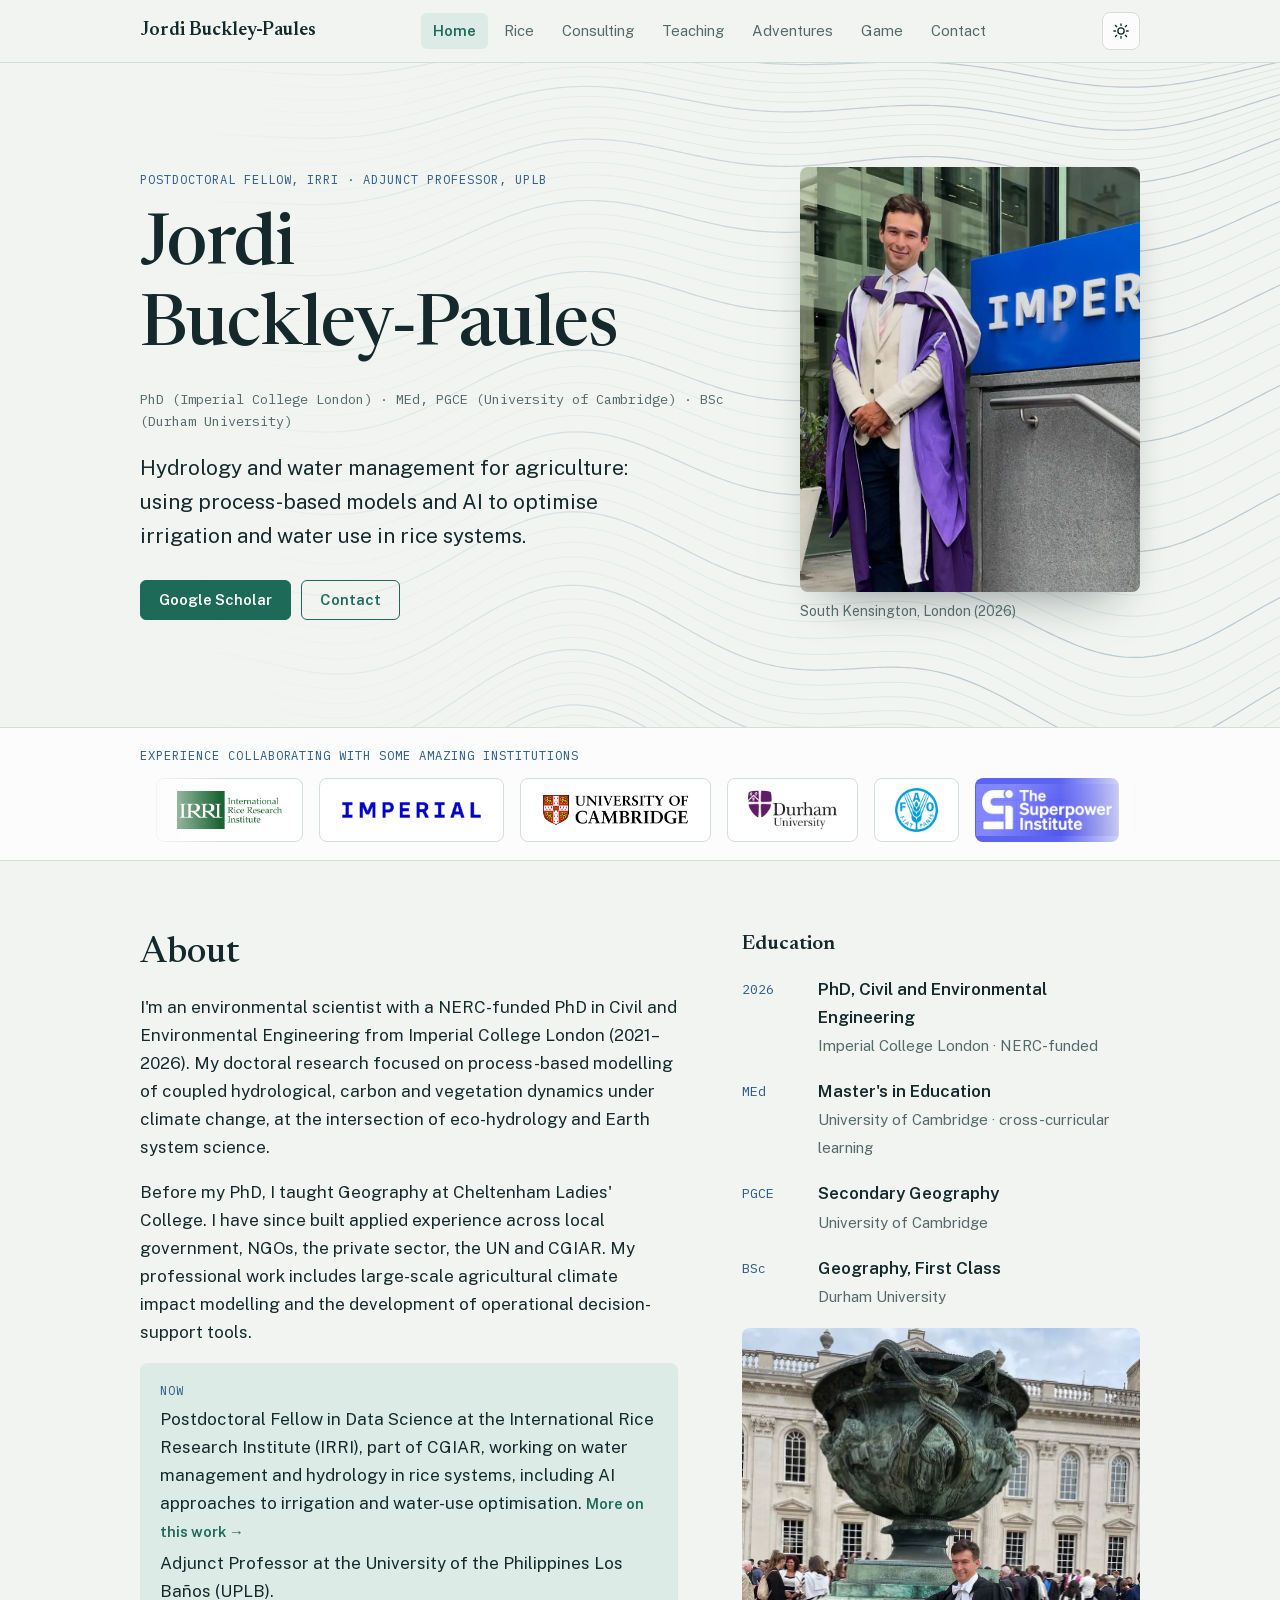
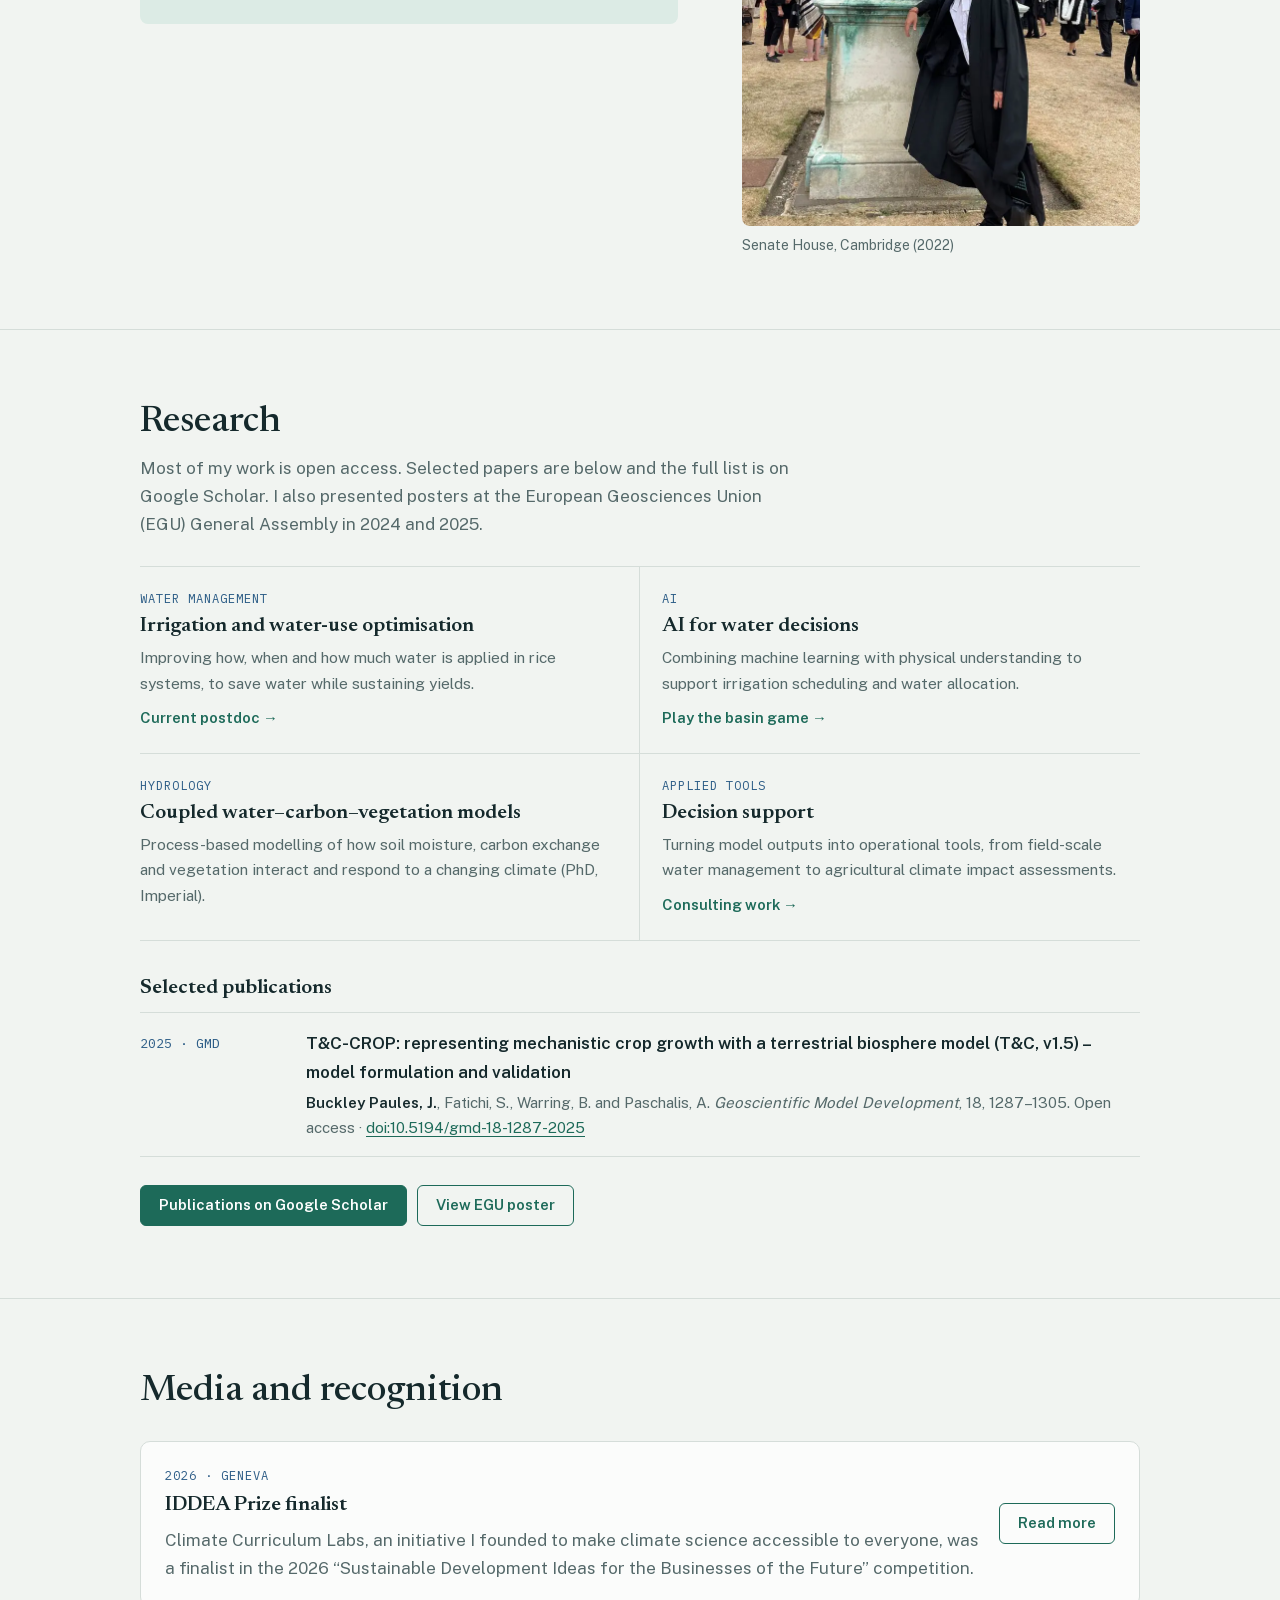
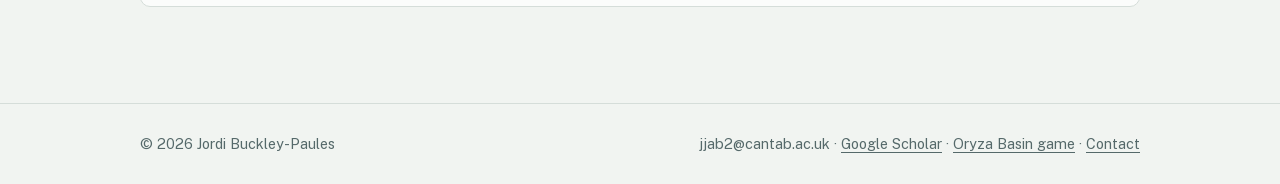
<file: index.html>
<!doctype html>
<html lang="en-GB">
<head>
<meta charset="utf-8">
<meta name="viewport" content="width=device-width, initial-scale=1, viewport-fit=cover">
<title>Jordi Buckley-Paules · Hydrology and water for rice</title>
<meta name="description" content="Jordi Buckley-Paules, Postdoctoral Fellow in Data Science at IRRI working on hydrology, water management, irrigation optimisation and AI for rice systems.">
<meta name="author" content="Jordi Buckley-Paules">
<link rel="canonical" href="https://jordbps.github.io/">
<meta name="theme-color" content="#f1f4f1" media="(prefers-color-scheme: light)">
<meta name="theme-color" content="#0f1a1b" media="(prefers-color-scheme: dark)">
<meta name="color-scheme" content="light dark">
<link rel="icon" href="data:image/svg+xml,%3Csvg xmlns='http://www.w3.org/2000/svg' viewBox='0 0 64 64'%3E%3Crect width='64' height='64' rx='14' fill='%231d6a59'/%3E%3Ctext x='32' y='43' text-anchor='middle' font-family='Georgia,serif' font-size='30' fill='%23fff'%3EJB%3C/text%3E%3C/svg%3E">
<link rel="apple-touch-icon" href="img/apple-touch-icon.png">
<meta property="og:type" content="profile">
<meta property="og:site_name" content="Jordi Buckley-Paules">
<meta property="og:title" content="Jordi Buckley-Paules · Hydrology and water for rice">
<meta property="og:description" content="Jordi Buckley-Paules, Postdoctoral Fellow in Data Science at IRRI working on hydrology, water management, irrigation optimisation and AI for rice systems.">
<meta property="og:url" content="https://jordbps.github.io/">
<meta property="og:image" content="https://jordbps.github.io/img/og-image.jpg">
<meta property="og:image:width" content="1200">
<meta property="og:image:height" content="630">
<meta property="og:image:alt" content="Jordi Buckley-Paules: hydrology and water management for rice systems">
<meta property="og:locale" content="en_GB">
<meta name="twitter:card" content="summary_large_image">
<meta name="twitter:title" content="Jordi Buckley-Paules · Hydrology and water for rice">
<meta name="twitter:description" content="Jordi Buckley-Paules, Postdoctoral Fellow in Data Science at IRRI working on hydrology, water management, irrigation optimisation and AI for rice systems.">
<meta name="twitter:image" content="https://jordbps.github.io/img/og-image.jpg">
<script type="application/ld+json">{"@context": "https://schema.org", "@type": "Person", "name": "Jordi Buckley-Paules", "url": "https://jordbps.github.io/", "image": "https://jordbps.github.io/img/imperial-graduation.jpg", "jobTitle": "Postdoctoral Fellow, Data Science", "worksFor": {"@type": "Organization", "name": "International Rice Research Institute (IRRI)"}, "alumniOf": [{"@type": "CollegeOrUniversity", "name": "Imperial College London"}, {"@type": "CollegeOrUniversity", "name": "University of Cambridge"}, {"@type": "CollegeOrUniversity", "name": "Durham University"}], "knowsAbout": ["Hydrology", "Irrigation", "Rice water management", "Alternate wetting and drying", "Methane MRV", "Machine learning"], "sameAs": ["https://scholar.google.com/citations?user=2eecasgAAAAJ&hl=en"]}</script>
<script>try{var t=localStorage.getItem('jbp.theme');if(t==='dark'||t==='light')document.documentElement.setAttribute('data-theme',t);}catch(e){}</script>
<link rel="preload" href="fonts/newsreader-latin.woff2" as="font" type="font/woff2" crossorigin>
<link rel="preload" href="fonts/public-sans-latin.woff2" as="font" type="font/woff2" crossorigin>
<link rel="stylesheet" href="fonts/fonts.css">
<style>
html{-webkit-text-size-adjust:100%;text-size-adjust:100%}
body{margin:0}
img{max-width:100%}
[hidden]:not([hidden=until-found i]){display:none!important}
/* Layout: views (Home, Rice, Consulting, Teaching, Adventures, Game, Contact) switched by #hash, one 1040px column,
   a terraced contour-line field behind the hero that nods to rice paddies and alpine maps. */
:root {
  --bg: #f1f4f1;
  --surface: #fbfcfb;
  --ink: #15292c;
  --muted: #55696a;
  --line: #d5ddd9;
  --accent: #1d6a59;
  --accent-soft: #dcebe5;
  --water: #2c5c86;
  --on-accent: #ffffff;
  --s1: #2a78d6; --s2: #eb6834; --s3: #1baf7a;
  --seq0: #e6ebe8; --seq1: #d4e9df; --seq2: #9fcfb8; --seq3: #5fae8f; --seq4: #2b8565; --seq5: #145741;
  --land: #e3e6e3; --sea: #eef3f6; --river: #6f9cc4;
  --display: "Newsreader", "Iowan Old Style", Georgia, serif;
  --body: "Public Sans", "Helvetica Neue", Arial, sans-serif;
  --mono: "IBM Plex Mono", ui-monospace, "SFMono-Regular", Menlo, monospace;
  --maxw: 1040px;
}
@media (prefers-color-scheme: dark) {
  :root:not([data-theme="light"]) {
    --bg: #0f1a1b; --surface: #152224; --ink: #e2ebe8; --muted: #9bb0ac; --line: #26383a;
    --accent: #6cc2aa; --accent-soft: #1b3330; --water: #8fb9df; --on-accent: #0c1716; --s1: #3987e5; --s2: #d95926; --s3: #199e70; --seq0: #26302e; --seq1: #1f3d34; --seq2: #2a5c4b; --seq3: #3d8268; --seq4: #5fae8f; --seq5: #a6dcc4; --land: #222c2c; --sea: #121c1e; --river: #4f7fa8;
    color-scheme: dark;
  }
}
:root[data-theme="dark"] {
  --bg: #0f1a1b; --surface: #152224; --ink: #e2ebe8; --muted: #9bb0ac; --line: #26383a;
  --accent: #6cc2aa; --accent-soft: #1b3330; --water: #8fb9df; --on-accent: #0c1716; --s1: #3987e5; --s2: #d95926; --s3: #199e70; --seq0: #26302e; --seq1: #1f3d34; --seq2: #2a5c4b; --seq3: #3d8268; --seq4: #5fae8f; --seq5: #a6dcc4; --land: #222c2c; --sea: #121c1e; --river: #4f7fa8;
  color-scheme: dark;
}

* { box-sizing: border-box; }
body {
  background: var(--bg); color: var(--ink);
  font-family: var(--body); font-size: 17px; line-height: 1.65;
  -webkit-font-smoothing: antialiased;
}
a { color: var(--accent); text-underline-offset: 3px; }
a:focus-visible, button:focus-visible { outline: 2px solid var(--accent); outline-offset: 3px; border-radius: 4px; }
h1, h2, h3 { font-family: var(--display); font-weight: 500; line-height: 1.15; margin: 0; text-wrap: balance; color: var(--ink); }
h1 { font-size: clamp(2.5rem, 7vw, 4.4rem); letter-spacing: -0.015em; }
h2 { font-size: clamp(1.7rem, 3.4vw, 2.3rem); }
h3 { font-size: 1.3rem; font-weight: 600; }
p { margin: 0; }
.wrap { max-width: var(--maxw); margin-inline: auto; padding-inline: 20px; }
.prose { max-width: 65ch; display: grid; gap: 1em; }
.label {
  font-family: var(--mono); font-size: .76rem; letter-spacing: .08em; text-transform: uppercase;
  color: var(--water);
}
.muted { color: var(--muted); }

/* Header */
header.site {
  position: sticky; top: env(safe-area-inset-top, 0px); z-index: 5;
  background: color-mix(in srgb, var(--bg) 90%, transparent);
  backdrop-filter: blur(8px); border-bottom: 1px solid var(--line);
}
header.site .wrap { display: flex; align-items: center; justify-content: space-between; gap: 12px 20px; flex-wrap: wrap; padding-block: 12px; }
.brand { font-family: var(--display); font-size: 1.2rem; font-weight: 600; color: var(--ink); text-decoration: none; }
nav.main { display: flex; flex-wrap: wrap; gap: 4px; }
nav.main a {
  font-size: .93rem; color: var(--muted); text-decoration: none;
  padding: 6px 12px; border-radius: 6px;
}
nav.main a:hover { color: var(--ink); background: var(--accent-soft); }
nav.main a[aria-current="page"] { color: var(--accent); background: var(--accent-soft); font-weight: 600; }

/* Views */
[data-view] { padding-bottom: 24px; }

/* Hero */
.hero { position: relative; overflow: hidden; border-bottom: 1px solid var(--line); }
.hero canvas {
  position: absolute; inset: 0; width: 100%; height: 100%; pointer-events: none;
  -webkit-mask-image: linear-gradient(90deg, transparent 15%, #000 75%);
          mask-image: linear-gradient(90deg, transparent 15%, #000 75%);
}
.hero .wrap { position: relative; padding-block: clamp(48px, 9vw, 104px); display: grid; gap: 18px; }
.creds { font-family: var(--mono); font-size: .85rem; color: var(--muted); }
.lead { font-size: clamp(1.1rem, 2.2vw, 1.3rem); max-width: 40ch; }
.actions { display: flex; flex-wrap: wrap; gap: 10px; margin-top: 8px; }
.btn {
  display: inline-flex; align-items: center; gap: 8px; cursor: pointer;
  font: 600 .93rem/1 var(--body); padding: 12px 18px; border-radius: 6px;
  text-decoration: none; border: 1px solid var(--accent);
}
.btn.primary { background: var(--accent); color: var(--on-accent); }
.btn.ghost { background: transparent; color: var(--accent); }
.btn:hover { filter: brightness(1.07); }
.btn.ghost:hover { background: var(--accent-soft); }

/* Organisations strip */
.orgs { border-bottom: 1px solid var(--line); background: var(--surface); }
.orgs .wrap { display: flex; flex-direction: column; align-items: stretch; gap: 12px; padding-block: 18px; }
.orgs .label { flex: none; }
.ticker {
  flex: 1; min-width: 0; overflow: hidden;
  -webkit-mask-image: linear-gradient(90deg, transparent, #000 8%, #000 92%, transparent);
          mask-image: linear-gradient(90deg, transparent, #000 8%, #000 92%, transparent);
}
.ticker-track { list-style: none; margin: 0; padding: 0 0 0 16px; display: flex; gap: 16px; width: max-content; }
.ticker-track li {
  display: flex; align-items: center; justify-content: center; height: 64px; padding-inline: 20px; white-space: nowrap;
  background: #ffffff; border: 1px solid var(--line); border-radius: 8px; overflow: hidden;
  font-family: var(--display); font-size: 1.1rem; font-weight: 600; color: #1f3a8a;
}
.ticker-track li.dark { padding: 0; background: #5b63f0; border-color: transparent; }
.ticker-track li img { width: auto; max-width: none; display: block; }
@media (prefers-reduced-motion: no-preference) {
  .ticker-track.moving { animation: tick var(--tick-dur, 40s) linear infinite; }
  .ticker:hover .ticker-track { animation-play-state: paused; }
  @keyframes tick { from { transform: translateX(0); } to { transform: translateX(-50%); } }
}
@media (prefers-reduced-motion: reduce) { .ticker { overflow-x: auto; } }

/* Sections */
section.block { padding-block: clamp(40px, 6vw, 72px); }
section.block + section.block { border-top: 1px solid var(--line); }
.head { display: grid; gap: 10px; margin-bottom: 28px; max-width: 65ch; }
.split { display: grid; grid-template-columns: minmax(0, 1.35fr) minmax(0, 1fr); gap: clamp(28px, 5vw, 64px); align-items: start; }

.now {
  background: var(--accent-soft); border-radius: 8px; padding: 18px 20px;
  display: grid; gap: 4px;
}

/* Education timeline */
.timeline { list-style: none; margin: 0; padding: 0; display: grid; gap: 18px; }
.timeline li { display: grid; grid-template-columns: 64px minmax(0, 1fr); gap: 12px; }
.timeline .yr { font-family: var(--mono); font-size: .85rem; color: var(--water); padding-top: 3px; }
.timeline strong { display: block; font-weight: 600; }
.timeline span { color: var(--muted); font-size: .94rem; }

/* Research list: rows, not cards */
.areas { display: grid; grid-template-columns: repeat(2, minmax(0, 1fr)); border-top: 1px solid var(--line); }
.area { padding: 22px 22px 22px 0; border-bottom: 1px solid var(--line); display: grid; gap: 6px; align-content: start; }
.area:nth-child(odd) { border-right: 1px solid var(--line); }
.area:nth-child(even) { padding-left: 22px; padding-right: 0; }
.area p { color: var(--muted); font-size: .97rem; }
.unit { font-family: var(--mono); font-size: .76rem; letter-spacing: .08em; text-transform: uppercase; color: var(--water); }

/* Steps */
.steps { list-style: none; margin: 0; padding: 0; display: grid; grid-template-columns: repeat(3, minmax(0, 1fr)); gap: 20px; }
.steps li { display: grid; gap: 8px; align-content: start; padding-top: 16px; border-top: 2px solid var(--accent); }
.steps .n { font-family: var(--mono); font-size: .8rem; color: var(--accent); }
.steps p { color: var(--muted); font-size: .97rem; }

/* Feature (media) */
.feature {
  display: grid; grid-template-columns: minmax(0, 1fr) auto; gap: 20px; align-items: center;
  background: var(--surface); border: 1px solid var(--line); border-radius: 10px; padding: 24px;
}

/* Lists with mono meta */
.ledger { list-style: none; margin: 0; padding: 0; border-top: 1px solid var(--line); }
.ledger li { display: grid; grid-template-columns: 150px minmax(0, 1fr); gap: 16px; padding-block: 16px; border-bottom: 1px solid var(--line); }
.ledger .meta { font-family: var(--mono); font-size: .85rem; color: var(--water); padding-top: 3px; font-variant-numeric: tabular-nums; }
.ledger strong { font-weight: 600; }
.ledger p { color: var(--muted); }
.pubs-head { margin: 36px 0 12px; }
.pubs strong a { color: var(--ink); text-decoration: none; }
.pubs strong a:hover { color: var(--accent); text-decoration: underline; }
.pubs p { font-size: .95rem; margin-top: 4px; }
.pubs p b { color: var(--ink); font-weight: 600; }

/* Quotes */
.quotes { display: grid; grid-template-columns: repeat(2, minmax(0, 1fr)); gap: 20px; }
blockquote {
  margin: 0; background: var(--surface); border: 1px solid var(--line); border-radius: 10px; padding: 24px;
  font-family: var(--display); font-size: 1.12rem; line-height: 1.55; display: grid; gap: 14px; align-content: space-between;
}
blockquote footer { font-family: var(--mono); font-size: .8rem; color: var(--muted); }

/* Table */
.table-wrap { overflow-x: auto; }
table { width: 100%; border-collapse: collapse; font-size: .97rem; }
th, td { text-align: left; padding: 12px 14px 12px 0; border-bottom: 1px solid var(--line); vertical-align: top; }
th { font-family: var(--mono); font-weight: 500; font-size: .78rem; letter-spacing: .08em; text-transform: uppercase; color: var(--muted); }
td:first-child { font-weight: 600; white-space: nowrap; padding-right: 24px; }

/* Stats */
.stats { display: flex; flex-wrap: wrap; gap: 12px 36px; margin-block: 8px 4px; }
.stat { display: grid; }
.stat b { font-family: var(--display); font-size: 2rem; font-weight: 500; line-height: 1.1; font-variant-numeric: tabular-nums; }
.stat span { font-family: var(--mono); font-size: .78rem; color: var(--muted); }

/* Photos */
figure { margin: 0; display: grid; gap: 8px; align-content: start; }
figure img { width: 100%; max-width: 100%; height: auto; display: block; border-radius: 8px; background: var(--line); object-fit: cover; }
figcaption { font-size: .88rem; color: var(--muted); }
figcaption b { color: var(--ink); font-weight: 600; }
.hero .wrap.has-photo { grid-template-columns: minmax(0, 1fr) minmax(0, 340px); align-items: center; gap: 24px 56px; }
.hero-text { display: grid; gap: 18px; min-width: 0; }
.hero-photo img { aspect-ratio: 4 / 5; box-shadow: 0 24px 48px -28px rgba(10, 30, 30, .55); }
.photo-row { display: grid; grid-template-columns: minmax(0, 1.6fr) minmax(0, 1fr); gap: 20px; margin-block: 8px 32px; }
.photo-row img { aspect-ratio: 4 / 3; height: 100%; }
.photo-row .sq img { aspect-ratio: 1; }
.trio { display: grid; grid-template-columns: repeat(3, minmax(0, 1fr)); gap: 20px; }
.trio img { aspect-ratio: 1; }
.tall img { aspect-ratio: 4 / 5; }
.quad { display: grid; grid-template-columns: repeat(4, minmax(0, 1fr)); gap: 20px; }
.quad img { aspect-ratio: 3 / 4; }

/* Photo reel: slow left-to-right drift */
.reel {
  overflow: hidden; padding-block: 4px;
  -webkit-mask-image: linear-gradient(90deg, transparent, #000 6%, #000 94%, transparent);
          mask-image: linear-gradient(90deg, transparent, #000 6%, #000 94%, transparent);
}
.reel-track { display: flex; gap: 20px; width: max-content; padding-inline: 10px; }
.reel figure { width: clamp(220px, 28vw, 320px); flex: none; }
.reel img { aspect-ratio: 1; }
@media (prefers-reduced-motion: no-preference) {
  .reel-track.moving { animation: drift var(--reel-dur, 90s) linear infinite; }
  .reel:hover .reel-track, .reel:focus-within .reel-track { animation-play-state: paused; }
  @keyframes drift { from { transform: translateX(-50%); } to { transform: translateX(0); } }
}
@media (prefers-reduced-motion: reduce) {
  .reel { overflow-x: auto; -webkit-mask-image: none; mask-image: none; }
}

/* Pages that will host dashboards and maps */
.panels { display: grid; grid-template-columns: repeat(3, minmax(0, 1fr)); gap: 20px; }
.panel {
  border: 1px dashed color-mix(in srgb, var(--muted) 45%, transparent); border-radius: 10px;
  min-height: 230px; padding: 20px; display: grid; align-content: end; gap: 6px;
  background-color: var(--surface);
  background-image:
    linear-gradient(color-mix(in srgb, var(--line) 70%, transparent) 1px, transparent 1px),
    linear-gradient(90deg, color-mix(in srgb, var(--line) 70%, transparent) 1px, transparent 1px);
  background-size: 28px 28px;
}
.panel.wide { grid-column: span 2; min-height: 340px; }
.panel h3 { font-size: 1.15rem; }
.panel p { color: var(--muted); font-size: .95rem; max-width: 46ch; }
.status { justify-self: start; font-family: var(--mono); font-size: .72rem; letter-spacing: .08em; text-transform: uppercase;
  color: var(--water); background: var(--bg); border: 1px solid var(--line); border-radius: 4px; padding: 3px 7px; margin-bottom: 4px; }
.fm-grid { display: grid; grid-template-columns: minmax(0, 1.7fr) minmax(0, 1fr); gap: 24px; align-items: center; }
.fm-fig img { background: #fff; border: 1px solid var(--line); border-radius: 8px; padding: 6px; aspect-ratio: auto; }
.fm-fig figcaption a, .vpanel header p a { color: var(--accent); }
.fm-side { display: grid; gap: 12px; align-content: start; }
@media (max-width: 760px) { .fm-grid { grid-template-columns: minmax(0, 1fr); } }
.themes { display: grid; grid-template-columns: repeat(3, minmax(0, 1fr)); gap: 20px; }
.theme { display: grid; gap: 6px; align-content: start; padding-top: 16px; border-top: 2px solid var(--accent); }
.theme p { color: var(--muted); font-size: .97rem; }
@media (max-width: 980px) { .themes { grid-template-columns: repeat(2, minmax(0, 1fr)); } }
@media (max-width: 760px) { .themes { grid-template-columns: minmax(0, 1fr); } }
.field-pair { display: grid; grid-template-columns: repeat(2, minmax(0, 1fr)); gap: 20px; }
.field-pair img { aspect-ratio: 3 / 2; }
@media (max-width: 760px) { .field-pair { grid-template-columns: minmax(0, 1fr); } }
.status.example { color: var(--s2); border-color: color-mix(in srgb, var(--s2) 45%, var(--line)); }
.more { font-weight: 600; font-size: .93rem; text-decoration: none; margin-top: 4px; }
.more:hover { text-decoration: underline; }
.clients { display: grid; grid-template-columns: repeat(2, minmax(0, 1fr)); gap: 20px; }
.client { display: grid; gap: 6px; padding-top: 16px; border-top: 1px solid var(--line); }
.client p { color: var(--muted); }
.client-logo { justify-self: start; height: 64px; display: inline-flex; align-items: center; padding: 8px 14px; margin-bottom: 6px;
  background: #fff; border: 1px solid var(--line); border-radius: 8px; overflow: hidden; }
.client-logo.dark { background: #5b63f0; border-color: transparent; padding: 0; }
.client-logo img { width: auto; max-width: none; display: block; }

.banner { margin-top: 12px; }
.banner img { aspect-ratio: 16 / 7; object-position: 50% 45%; border-radius: 10px; }

/* Teaching photo layouts */
.pair { display: grid; grid-template-columns: repeat(2, minmax(0, 1fr)); gap: 16px; align-content: start; }
.wide-pair { display: grid; grid-template-columns: repeat(2, minmax(0, 1fr)); gap: 16px; }
.wide-pair img { aspect-ratio: 2.55 / 1; }
.pair-cap { font-size: .88rem; color: var(--muted); margin-top: 8px; }
.quad4 { display: grid; grid-template-columns: repeat(4, minmax(0, 1fr)); gap: 20px; }
.quad4 img { aspect-ratio: 1; }
figure.note { max-width: 760px; margin-bottom: 28px; }
figure.note img { aspect-ratio: auto; border: 1px solid var(--line); box-shadow: 0 18px 40px -28px rgba(10,30,30,.45); }

/* Data panels */
.vpanels { display: grid; grid-template-columns: repeat(3, minmax(0, 1fr)); gap: 20px; }
.vpanel { background: var(--surface); border: 1px solid var(--line); border-radius: 10px; padding: 20px; display: grid; gap: 14px; align-content: start; min-width: 0; }
.vpanel.span2 { grid-column: span 2; }
.vpanel.full { grid-column: 1 / -1; }
.vpanel header { display: grid; gap: 6px; }
.vpanel header p { color: var(--muted); font-size: .95rem; max-width: 70ch; }
.vpanel h3 { font-size: 1.2rem; }
.vz-wrap { min-width: 0; display: grid; gap: 10px; }
svg.vz { width: 100%; height: auto; display: block; font-family: var(--mono); overflow: visible; }
svg.vz.map { overflow: hidden; border-radius: 6px; }
svg.vz text { fill: var(--muted); font-size: 11px; }
svg.vz .t { font-family: var(--body); font-size: 11.5px; }
.vz-grid line { stroke: var(--line); stroke-width: 1; }
.vz-ref { stroke: var(--muted); stroke-width: 1; opacity: .6; }
.vz-thresh { stroke: var(--s2); stroke-width: 1.5; stroke-dasharray: 5 4; }
.vz-band { fill: var(--accent-soft); opacity: .7; }
svg.vz .vz-note { fill: var(--ink); font-family: var(--body); font-size: 11.5px; }
svg.vz .dl { fill: var(--ink); font-family: var(--body); font-size: 12px; font-weight: 600; }
.ln { fill: none; stroke-width: 2; stroke-linejoin: round; stroke-linecap: round; }
.ln.s1 { stroke: var(--s1); } .ln.s2 { stroke: var(--s2); } .ln.s3 { stroke: var(--s3); }
.pt { stroke: var(--surface); stroke-width: 2; }
.pt.s1 { fill: var(--s1); } .pt.s2 { fill: var(--s2); } .pt.s3 { fill: var(--s3); }
.bar.s1 { fill: var(--s1); }
.hit { fill: transparent; }
g[data-tip]:hover .pt, g[data-tip]:focus .pt { r: 6px; }
g[data-tip]:hover .bar { filter: brightness(1.12); }
.vz-kpis { display: grid; grid-template-columns: repeat(3, minmax(0, 1fr)); gap: 12px; }
.vz-kpis div { display: grid; gap: 2px; padding: 12px 14px; background: var(--bg); border-radius: 8px; }
.vz-kpis b { font-family: var(--display); font-size: 1.7rem; font-weight: 500; line-height: 1.1; font-variant-numeric: tabular-nums; color: var(--ink); }
.vz-kpis span { font-size: .8rem; color: var(--muted); }
.vz-legend { display: flex; flex-wrap: wrap; align-items: center; gap: 8px 18px; font-size: .82rem; color: var(--muted); }
.vz-legend > span { display: inline-flex; align-items: center; gap: 6px; }
.vz-legend-title { font-weight: 600; color: var(--ink); }
.vz-ramp { display: inline-flex; flex-wrap: wrap; gap: 4px 10px; }
.vz-ramp span { display: inline-flex; align-items: center; gap: 5px; }
.sw { width: 14px; height: 14px; border-radius: 3px; display: inline-block; }
.sw.s1b { background: var(--s1); }
.ln-sw { width: 18px; height: 3px; border-radius: 2px; display: inline-block; }
.ln-sw.s1 { background: var(--s1); } .ln-sw.s2 { background: var(--s2); } .ln-sw.s3 { background: var(--s3); }
.vz-legend-key { display: inline-flex; align-items: center; gap: 6px; }
.vz-legend-key .dot { width: 9px; height: 9px; border-radius: 50%; background: var(--ink); display: inline-block; margin-left: 6px; }
.vz-legend-key .star { font-style: normal; color: var(--s2); margin-left: 10px; }
.seq0 { fill: var(--seq0); } .seq1 { fill: var(--seq1); } .seq2 { fill: var(--seq2); } .seq3 { fill: var(--seq3); } .seq4 { fill: var(--seq4); } .seq5 { fill: var(--seq5); }
i.sw.seq1 { background: var(--seq1); } i.sw.seq2 { background: var(--seq2); } i.sw.seq3 { background: var(--seq3); } i.sw.seq4 { background: var(--seq4); } i.sw.seq5 { background: var(--seq5); }
.map .vz-sea { fill: var(--sea); }
.map .vz-land-other path { fill: var(--land); stroke: var(--surface); stroke-width: .6; }
.map .vz-countries path { stroke: var(--surface); stroke-width: .9; stroke-linejoin: round; }
.map .vz-countries path:hover, .map .vz-countries path:focus { stroke: var(--ink); stroke-width: 1.6; outline: none; }
.map .vz-rivers path { fill: none; stroke: var(--river); stroke-width: 1.1; stroke-linecap: round; opacity: .85; }
.map .vz-clabels text { font-family: var(--body); font-size: 11px; letter-spacing: .12em; fill: var(--ink); opacity: .75; font-weight: 600; paint-order: stroke; stroke: var(--surface); stroke-width: 3px; stroke-opacity: .6; }
.map .vz-regions circle:not(.hit) { fill: var(--ink); stroke: var(--surface); stroke-width: 2; }
.map .vz-regions text { font-family: var(--body); font-size: 12px; fill: var(--ink); font-weight: 600; paint-order: stroke; stroke: var(--surface); stroke-width: 3.5px; }
.map .vz-irri polygon { fill: var(--s2); stroke: var(--surface); stroke-width: 1.5; }
.map .vz-irri text { font-family: var(--body); font-size: 12px; font-weight: 700; fill: var(--ink); paint-order: stroke; stroke: var(--surface); stroke-width: 3.5px; }
.map .vz-scale path { stroke: var(--ink); stroke-width: 1.5; fill: none; }
.map .vz-scale text { fill: var(--ink); }
.vz-src { font-size: .8rem; color: var(--muted); }
.vz-table summary { cursor: pointer; font-size: .85rem; color: var(--accent); font-weight: 600; }
.vz-table table { margin-top: 8px; max-width: 420px; }
.vz-table td.num { font-variant-numeric: tabular-nums; text-align: right; }
.node rect { fill: var(--bg); stroke: var(--line); stroke-width: 1.2; }
.node.core rect { fill: var(--accent-soft); stroke: var(--accent); }
.node.core2 rect { fill: var(--bg); stroke: var(--water); }
svg.vz .nt { fill: var(--ink); font-family: var(--body); font-size: 12px; font-weight: 600; }
svg.vz .ns { fill: var(--muted); font-family: var(--body); font-size: 10.5px; }
.edge { fill: none; stroke: var(--muted); stroke-width: 1.3; }
.ahd { fill: var(--muted); }
.vz-outs { list-style: none; margin: 0; padding: 0; display: grid; gap: 6px; font-size: .9rem; color: var(--muted); }
.vz-outs li { padding-left: 14px; position: relative; }
.vz-outs li::before { content: ""; position: absolute; left: 0; top: .6em; width: 6px; height: 6px; border-radius: 50%; background: var(--accent); }
.vz-outs b { color: var(--ink); }
.vz-axis-x { fill: var(--muted); }
#vz-tip { position: fixed; z-index: 50; pointer-events: none; background: var(--ink); color: var(--bg); font-size: .82rem; line-height: 1.35;
  padding: 7px 10px; border-radius: 6px; max-width: 260px; box-shadow: 0 8px 24px -10px rgba(0,0,0,.5); }

/* Contact */
.contact-grid { display: grid; grid-template-columns: repeat(2, minmax(0, 1fr)); gap: 20px; max-width: 760px; }
.contact-item { display: grid; gap: 10px; align-content: start; padding-top: 16px; border-top: 1px solid var(--line); }
.email-row { display: flex; flex-wrap: wrap; align-items: center; gap: 10px; }
.email { font-family: var(--mono); font-size: 1rem; user-select: all; overflow-wrap: anywhere; }
.copy {
  font: 500 .8rem/1 var(--body); padding: 7px 10px; border-radius: 6px; cursor: pointer;
  background: var(--accent-soft); color: var(--accent); border: 1px solid transparent;
}

footer.site { border-top: 1px solid var(--line); padding-block: 28px; color: var(--muted); font-size: .9rem; }
footer.site .wrap { display: flex; flex-wrap: wrap; justify-content: space-between; gap: 12px; }
footer.site a { color: var(--muted); }

@media (max-width: 980px) and (min-width: 761px) {
  .vpanels { grid-template-columns: minmax(0, 1fr); }
  .vpanel.span2 { grid-column: auto; }
  .quad4 { grid-template-columns: repeat(2, minmax(0, 1fr)); }
  .quad { grid-template-columns: repeat(2, minmax(0, 1fr)); }
}
@media (max-width: 760px) {
  body { font-size: 16px; }
  .split, .quotes, .steps, .contact-grid { grid-template-columns: minmax(0, 1fr); }
  .areas { grid-template-columns: minmax(0, 1fr); }
  .area, .area:nth-child(even) { padding: 18px 0; border-right: 0; }
  .area:nth-child(odd) { border-right: 0; }
  .feature { grid-template-columns: minmax(0, 1fr); }
  .hero .wrap.has-photo, .photo-row, .trio { grid-template-columns: minmax(0, 1fr); }
  .quad { grid-template-columns: repeat(2, minmax(0, 1fr)); gap: 14px; }
  .vpanels, .wide-pair { grid-template-columns: minmax(0, 1fr); }
  .vpanel.span2 { grid-column: auto; }
  .quad4 { grid-template-columns: repeat(2, minmax(0, 1fr)); gap: 14px; }
  .vz-kpis b { font-size: 1.3rem; }
  .vpanel { padding: 14px; }
  .vz-wrap.scroll { overflow-x: auto; }
  .vz-wrap.scroll svg.vz { min-width: 620px; }
  .vz-kpis { grid-template-columns: minmax(0, 1fr); }
  .orgs .wrap { flex-direction: column; align-items: stretch; }
  .panels, .clients { grid-template-columns: minmax(0, 1fr); }
  .panel.wide { grid-column: auto; min-height: 260px; }
  .hero-photo { max-width: 300px; }
  .ledger li { grid-template-columns: minmax(0, 1fr); gap: 2px; }
  header.site { position: static; }
}
@media (prefers-reduced-motion: no-preference) {
  [data-view]:not([hidden]) { animation: rise .35s ease-out; }
  @keyframes rise { from { transform: translateY(6px); } to { transform: none; } }
}

/* ---- added: skip link, theme toggle, mobile menu, game view ---- */
.skip { position: absolute; left: 12px; top: -48px; z-index: 20; background: var(--accent); color: var(--on-accent); padding: 8px 14px; border-radius: 6px; font-weight: 600; text-decoration: none; }
.skip:focus { top: 12px; }
.hdr-tools { display: flex; align-items: center; gap: 6px; }
.icon-btn { display: inline-grid; place-items: center; width: 38px; height: 38px; border-radius: 8px; border: 1px solid var(--line);
  background: var(--surface); color: var(--ink); cursor: pointer; padding: 0; }
.icon-btn:hover { background: var(--accent-soft); }
.icon-btn svg { width: 18px; height: 18px; }
.theme-btn .moon { display: none; }
:root[data-theme="dark"] .theme-btn .sun { display: none; }
:root[data-theme="dark"] .theme-btn .moon { display: block; }
@media (prefers-color-scheme: dark) {
  :root:not([data-theme="light"]) .theme-btn .sun { display: none; }
  :root:not([data-theme="light"]) .theme-btn .moon { display: block; }
}
.menu-btn { display: none; }
.game-frame { position: relative; border: 1px solid var(--line); border-radius: 10px; overflow: hidden; background: var(--surface);
  height: min(86vh, 900px); min-height: 560px; }
.game-frame iframe { position: absolute; inset: 0; width: 100%; height: 100%; border: 0; }
.game-facts { display: flex; flex-wrap: wrap; gap: 8px; }
.game-facts span { font-family: var(--mono); font-size: .76rem; letter-spacing: .04em; color: var(--muted);
  border: 1px solid var(--line); border-radius: 999px; padding: 4px 10px; background: var(--surface); }
.wrap.wide { max-width: 1480px; }
@media (max-width: 760px) {
  header.site .wrap { flex-wrap: nowrap; }
  .menu-btn { display: inline-grid; }
  nav.main { display: none; position: absolute; left: 0; right: 0; top: 100%; flex-direction: column; gap: 2px;
    padding: 8px 16px 14px; background: var(--bg); border-bottom: 1px solid var(--line); box-shadow: 0 16px 30px -24px rgba(0,0,0,.5); }
  header.site { position: sticky; }
  header.site .wrap { position: relative; }
  nav.main.open { display: flex; }
  nav.main a { padding: 10px 12px; font-size: 1rem; }
  .hdr-tools { margin-left: auto; }
  .game-frame { height: 82vh; min-height: 520px; }
}
</style>
</head>
<body>
<a class="skip" href="#main">Skip to content</a>
<header class="site">
  <div class="wrap">
    <a class="brand" href="#home">Jordi Buckley-Paules</a>
    <nav class="main" id="site-nav" aria-label="Main">
      <a href="#home">Home</a>
      <a href="#rice">Rice</a>
      <a href="#consulting">Consulting</a>
      <a href="#teaching">Teaching</a>
      <a href="#adventures">Adventures</a>
      <a href="#game">Game</a>
      <a href="#contact">Contact</a>
    </nav>
    <div class="hdr-tools">
      <button class="icon-btn theme-btn" id="theme-btn" type="button" aria-label="Switch between light and dark mode">
        <svg class="sun" viewBox="0 0 24 24" fill="none" stroke="currentColor" stroke-width="1.8" stroke-linecap="round" aria-hidden="true"><circle cx="12" cy="12" r="4.2"/><path d="M12 2.5v2.2M12 19.3v2.2M4.6 4.6l1.6 1.6M17.8 17.8l1.6 1.6M2.5 12h2.2M19.3 12h2.2M4.6 19.4l1.6-1.6M17.8 6.2l1.6-1.6"/></svg>
        <svg class="moon" viewBox="0 0 24 24" fill="none" stroke="currentColor" stroke-width="1.8" stroke-linejoin="round" aria-hidden="true"><path d="M20 14.5A8 8 0 0 1 9.5 4a8 8 0 1 0 10.5 10.5z"/></svg>
      </button>
      <button class="icon-btn menu-btn" id="menu-btn" type="button" aria-label="Menu" aria-expanded="false" aria-controls="site-nav">
        <svg viewBox="0 0 24 24" fill="none" stroke="currentColor" stroke-width="1.8" stroke-linecap="round" aria-hidden="true"><path d="M4 7h16M4 12h16M4 17h16"/></svg>
      </button>
    </div>
  </div>
</header>

<main id="main" tabindex="-1">

<!-- ================= HOME ================= -->
<div id="home" data-view>
  <div class="hero">
    <canvas id="terraces" aria-hidden="true"></canvas>
    <div class="wrap has-photo">
      <div class="hero-text">
      <span class="label">Postdoctoral Fellow, IRRI · Adjunct Professor, UPLB</span>
      <h1>Jordi Buckley&#8209;Paules</h1>
      <p class="creds">PhD (Imperial College London) · MEd, PGCE (University of Cambridge) · BSc (Durham University)</p>
      <p class="lead">Hydrology and water management for agriculture: using process-based models and AI to optimise irrigation and water use in rice systems.</p>
      <div class="actions">
        <a class="btn primary" href="https://scholar.google.com/citations?user=2eecasgAAAAJ&amp;hl=en" target="_blank" rel="noopener">Google Scholar</a>
        <a class="btn ghost" href="#contact">Contact</a>
      </div>
      </div>
      <figure class="hero-photo">
        <img decoding="async" src="img/imperial-graduation.webp" alt="Jordi in PhD graduation robes outside Imperial College London" width="880" height="1100" fetchpriority="high">
        <figcaption>South Kensington, London (2026)</figcaption>
      </figure>
    </div>
  </div>

  <div class="orgs">
    <div class="wrap">
      <span class="label">Experience collaborating with some amazing institutions</span>
      <div class="ticker">
        <ul class="ticker-track">
          <!-- LOGOS: to use a logo, replace the text inside an <li> with <img decoding="async" src="img/logo-name.png" alt="Name"> -->
          <li><img decoding="async" src="img/logo-irri.png" alt="International Rice Research Institute (IRRI)" style="height:38px"></li>
          <li><img decoding="async" src="img/logo-imperial.png" alt="Imperial College London" style="height:20px"></li>
          <li><img decoding="async" src="img/logo-cambridge.png" alt="University of Cambridge" style="height:34px"></li>
          <li><img decoding="async" src="img/logo-durham.png" alt="Durham University" style="height:42px"></li>
          <li><img decoding="async" src="img/logo-fao.png" alt="Food and Agriculture Organization of the United Nations (FAO)" style="height:44px"></li>
          <li class="dark"><img decoding="async" src="img/logo-superpower.png" alt="The Superpower Institute" style="height:52px"></li>
        </ul>
      </div>
    </div>
  </div>

  <section class="block">
    <div class="wrap split">
      <div class="prose">
        <h2>About</h2>
        <p>I'm an environmental scientist with a NERC-funded PhD in Civil and Environmental Engineering from Imperial College London (2021–2026). My doctoral research focused on process-based modelling of coupled hydrological, carbon and vegetation dynamics under climate change, at the intersection of eco-hydrology and Earth system science.</p>
        <p>Before my PhD, I taught Geography at Cheltenham Ladies' College. I have since built applied experience across local government, NGOs, the private sector, the UN and CGIAR. My professional work includes large-scale agricultural climate impact modelling and the development of operational decision-support tools.</p>
        <div class="now">
          <span class="label">Now</span>
          <p>Postdoctoral Fellow in Data Science at the International Rice Research Institute (IRRI), part of CGIAR, working on water management and hydrology in rice systems, including AI approaches to irrigation and water-use optimisation. <a class="more" href="#rice">More on this work →</a></p>
          <p>Adjunct Professor at the University of the Philippines Los Baños (UPLB).</p>
        </div>
      </div>
      <div style="display:grid; gap:18px">
        <h3>Education</h3>
        <ol class="timeline">
          <li><span class="yr">2026</span><div><strong>PhD, Civil and Environmental Engineering</strong><span>Imperial College London · NERC-funded</span></div></li>
          <li><span class="yr">MEd</span><div><strong>Master's in Education</strong><span>University of Cambridge · cross-curricular learning</span></div></li>
          <li><span class="yr">PGCE</span><div><strong>Secondary Geography</strong><span>University of Cambridge</span></div></li>
          <li><span class="yr">BSc</span><div><strong>Geography, First Class</strong><span>Durham University</span></div></li>
        </ol>
        <figure class="tall">
          <img decoding="async" src="img/cambridge-senate-house.webp" alt="Jordi in academic gown outside Senate House, Cambridge" width="840" height="1000" loading="lazy">
          <figcaption>Senate House, Cambridge (2022)</figcaption>
        </figure>
      </div>
    </div>
  </section>

  <section class="block" id="research">
    <div class="wrap">
      <div class="head">
        <h2>Research</h2>
        <p class="muted">Most of my work is open access. Selected papers are below and the full list is on Google Scholar. I also presented posters at the European Geosciences Union (EGU) General Assembly in 2024 and 2025.</p>
      </div>
      <div class="areas">
        <div class="area">
          <span class="unit">Water management</span>
          <h3>Irrigation and water-use optimisation</h3>
          <p>Improving how, when and how much water is applied in rice systems, to save water while sustaining yields.</p>
          <a class="more" href="#rice">Current postdoc →</a>
        </div>
        <div class="area">
          <span class="unit">AI</span>
          <h3>AI for water decisions</h3>
          <p>Combining machine learning with physical understanding to support irrigation scheduling and water allocation.</p>
          <a class="more" href="#game">Play the basin game →</a>
        </div>
        <div class="area">
          <span class="unit">Hydrology</span>
          <h3>Coupled water–carbon–vegetation models</h3>
          <p>Process-based modelling of how soil moisture, carbon exchange and vegetation interact and respond to a changing climate (PhD, Imperial).</p>
        </div>
        <div class="area">
          <span class="unit">Applied tools</span>
          <h3>Decision support</h3>
          <p>Turning model outputs into operational tools, from field-scale water management to agricultural climate impact assessments.</p>
          <a class="more" href="#consulting">Consulting work →</a>
        </div>
      </div>
      <h3 class="pubs-head">Selected publications</h3>
      <ol class="ledger pubs">
        <li><span class="meta">2025 · GMD</span><div>
          <strong><a href="https://doi.org/10.5194/gmd-18-1287-2025" target="_blank" rel="noopener">T&amp;C-CROP: representing mechanistic crop growth with a terrestrial biosphere model (T&amp;C, v1.5) – model formulation and validation</a></strong>
          <p><b>Buckley Paules, J.</b>, Fatichi, S., Warring, B. and Paschalis, A. <i>Geoscientific Model Development</i>, 18, 1287–1305. Open access · <a href="https://doi.org/10.5194/gmd-18-1287-2025" target="_blank" rel="noopener">doi:10.5194/gmd-18-1287-2025</a></p>
        </div></li>
      </ol>
      <div class="actions" style="margin-top:28px">
        <a class="btn primary" href="https://scholar.google.com/citations?user=2eecasgAAAAJ&amp;hl=en" target="_blank" rel="noopener">Publications on Google Scholar</a>
        <a class="btn ghost" href="https://docs.google.com/presentation/d/1T5bfALhKF1XDqYVPb3DJB7Y2GRx4-NZzkO3MvnVeYdY/present" target="_blank" rel="noopener">View EGU poster</a>
      </div>
    </div>
  </section>

  <section class="block" id="media">
    <div class="wrap">
      <div class="head"><h2>Media and recognition</h2></div>
      <div class="feature">
        <div style="display:grid; gap:8px">
          <span class="label">2026 · Geneva</span>
          <h3>IDDEA Prize finalist</h3>
          <p class="muted">Climate Curriculum Labs, an initiative I founded to make climate science accessible to everyone, was a finalist in the 2026 “Sustainable Development Ideas for the Businesses of the Future” competition.</p>
        </div>
        <a class="btn ghost" href="https://prix-iddea.ch/decouvrez-les-finalistes-2026-climate-curriculum-labs/" target="_blank" rel="noopener">Read more</a>
      </div>
    </div>
  </section>
</div>

<!-- ================= RICE ================= -->
<div id="rice" data-view hidden>
  <section class="block">
    <div class="wrap" style="display:grid; gap:18px">
      <span class="label">Postdoctoral research · IRRI · CGIAR</span>
      <h1>Water for rice</h1>
      <p class="lead muted">Hydrology, irrigation and water-use optimisation in rice systems, using process-based models, field data and AI.</p>
    </div>
  </section>

  <section class="block">
    <div class="wrap split">
      <div class="prose">
        <h2>Overview</h2>
        <p>Rice is one of the world's most water-intensive crops. As a Postdoctoral Fellow in Data Science at the International Rice Research Institute (IRRI), part of CGIAR, I work on water management and hydrology in rice systems, with a focus on optimising irrigation and water use.</p>
        <p>The work combines process-based hydrological modelling with AI methods to support decisions on when and how much to irrigate. Water management in paddies is closely linked to methane emissions, and fieldwork includes emissions measurement, reporting and verification (MRV).</p>
        <p>Below are a map of where rice is grown across Southeast Asia and a few examples of the kinds of decision tools this work builds.</p>
      </div>
      <figure class="sq">
        <img decoding="async" src="img/rice-selfie.webp" alt="Jordi and Dr Jean-Martial in a rice field" width="1000" height="984" loading="lazy">
        <figcaption>Methane emissions MRV research with my friend Dr Jean-Martial.</figcaption>
      </figure>
    </div>
  </section>

  <section class="block">
    <div class="wrap">
      <div class="head">
        <h2>What I'm working on</h2>
        <p class="muted">Five connected problems in irrigated rice: how much water farms use, where it comes from, and what it costs in yield, groundwater and emissions.</p>
      </div>
      <div class="themes">
        <div class="theme"><span class="unit">Groundwater</span><h3>Saltwater intrusion</h3><p>Over-pumping groundwater for dry-season irrigation can pull seawater into coastal aquifers. I'm tracking where water tables are falling and salinity is rising, to guide safer pumping.</p></div>
        <div class="theme"><span class="unit">Water saving</span><h3>Alternate wetting and drying (AWD)</h3><p>Letting fields dry out between irrigations saves water without hurting yields. I work on taking AWD from single fields to whole irrigation systems.</p></div>
        <div class="theme"><span class="unit">Emissions</span><h3>Reducing methane</h3><p>Flooded paddies are a major source of methane. I measure and model how water and straw management cut emissions, including measurement, reporting and verification (MRV).</p></div>
        <div class="theme"><span class="unit">Productivity</span><h3>Closing yield gaps</h3><p>Many farms harvest well below what their soils and climate allow. I apply AI to under-used agricultural data to find where the gaps are and what closes them.</p></div>
        <div class="theme"><span class="unit">Decision support</span><h3>Irrigation optimisation</h3><p>Deciding when, where and how much canal and groundwater to deliver, with tools for monitoring irrigation canals and groundwater resources.</p></div>
      </div>
    </div>
  </section>

  <section class="block">
    <div class="wrap">
      <div class="head">
        <h2>Maps and dashboards</h2>
        <p class="muted">The map uses published FAOSTAT data. The methane panel uses made-up example numbers to show the idea: it is not a project result.</p>
      </div>
      <div class="vpanels">
        <!-- SLOT rice-map -->
        <article class="vpanel full">
          <header><span class="status">FAOSTAT 2022</span><h3>Where rice grows in Southeast Asia</h3>
          <p>National paddy rice production, major rice-growing regions and the IRRI headquarters. Hover over a country for its total.</p></header>
          <div class="vz-wrap"><svg class="vz map" viewBox="0 0 1000 810" role="img" aria-labelledby="map-t map-d"><title id="map-t">Paddy rice production in Southeast Asia, 2022</title><desc id="map-d">Choropleth of national paddy rice production from FAOSTAT 2022, with major rice-growing regions and the IRRI headquarters marked.</desc><rect class="vz-sea" width="1000" height="810"/><g class="vz-land-other"><path d="M933.7 388.9L934.3 389.9L931.3 392.5L932.3 389.8Z"/><path d="M586.8 139.2L584.9 138.6L581.6 130.5L576.3 126.6L571.4 114.4L572.9 109.4L572.6 104.2L582.6 87.5L590.8 76.3L597.3 73.7L599 71.9L601.9 71.4L603.7 73.3L607.1 74.8L608.6 77.5L606.4 80.5L606.6 86.4L602.3 96.1L597.9 114L595.9 118.1L588.9 127.5L587.9 130ZM539 88L538.7 88.8L535.9 88.4L535.7 87.5L536.8 87.7L538.1 86.6Z"/><path d="M1060 798.9L1060 736.4L1059 737L1058.6 738.7L1057 738.4L1054.5 740.4L1048 738.6L1043.1 734.2L1044.8 736.1L1048.8 744L1046.8 744L1047.8 745.5L1040.4 745.2L1042.3 749.2L1031.9 751.5L1024.2 750.7L1020.5 751.7L1019 751.6L1016.9 748.6L1014.1 749.1L1016.5 749.2L1017.8 751.5L1019.5 752.7L1021.5 752L1026 752.2L1032.2 754.8L1037.5 760.6L1037.3 764.6L1022.9 772.1L1014.6 768.9L1002.4 769.7L998.1 768.5L992.7 769.9L989.5 767.8L989.5 723L987.2 719.7L987.5 717.1L989.5 711.7L989.5 636L993.7 636.4L1014.2 645.6L1028.1 650.4L1040.2 652.7L1051.3 660.2L1057.5 660.2L1060 661.2Z"/><path d="M860.7 434.1L860.3 430.8L863 427L861.9 433.7Z"/><path d="M656 85.3L656.5 85.7L654.7 89.9L652.7 90.2L651.7 88.4L652.4 87.7L654.2 87.9ZM648.7 89.9L647.8 91.5L643.6 91.4L643.6 90.8L645 90.1L645.4 88.8ZM678.9 82.1L675.4 82.4L675.7 79.5ZM735.1 38.8L736.6 40.3L736.2 42.1L732.5 45.5L727.3 47.7L728.1 50.1L727 50.2L725.8 51.5L726.1 53.6L724.6 54.7L723.1 54.8L723.1 52.7L724.5 50.5L724.6 47.9L726.4 47.3L728.9 44.7L727.8 43.9L728.1 42.7L730.9 43.7L732 43.2ZM749.1 22.2L748 21.7L747.7 19.4L749 18L750.3 20.9ZM753.3 11.1L756.4 8.9L760.2 8.2L763.8 5.7L764.2 7.4L759.1 10.7L759.1 12L757.3 13.6ZM756.6 14.5L754.6 14.2L753.8 12.3L755.1 12.6Z"/><path d="M-60 -60.7L-60 49.4L-60 15.5L-58.4 14.3L-53.9 16.1L-53 18.9L-55 25.9L-54.7 27.7L-52.2 30L-55.2 32.9L-53.3 35.1L-52.8 37.2L-47 40.2L-43.4 39.5L-38.3 40.9L-37.8 42.1L-34.7 42.5L-27.5 41.4L-25.9 39.5L-23.1 38.7L-18.8 40.6L-15.2 41.1L-4.3 40.7L-1.5 39.1L0.4 40.4L3.4 40.5L6.8 39.4L10 39.4L11.5 38.2L9.8 34.4L11.7 30.6L9.8 27.3L4.9 27.5L1.9 25.2L1.6 24.1L2.6 21.1L9.6 21.7L12 20.1L15 19.4L18.3 19.8L20.9 18.6L23.8 16.4L22.9 15L24 13.2L30.7 9.6L32.4 8.1L35 3.5L45.2 1.4L49.5 -1.2L50.4 -3.2L52.2 -3.6L55.9 -7L62.5 -10.4L64.7 -9.1L65.4 -7.6L70 -7.1L77.8 -4.8L80.3 -7.1L80.3 -8.2L90.7 -13.1L94.7 -9L97.1 -9.1L96.8 -8.3L92.4 -5.7L92.7 -2.5L98.7 -5.1L101.6 0.7L97.9 3.9L95.6 7.9L97.8 8.7L102.1 6.9L105.5 8.8L109.6 9.4L111.5 8.7L116.4 11.8L116.1 14.5L116.9 16.6L116.1 18.1L114.5 18.4L109.3 22.3L107.5 24.6L108 27.5L112.1 33.1L112 34.1L109.1 33.7L104.6 29.7L93.8 31.2L91.2 32.1L88.1 35.5L79.3 41.4L72.6 44.6L71.2 47.1L71.4 52.8L72.6 55.9L70.3 58.5L68.9 62.8L65.7 66.4L63.4 67.7L61.6 70.5L61.1 72.6L63.5 74.1L64.2 76L61.7 81.7L55.9 90.7L52.6 99.7L43.7 97.1L39.9 97.7L37.1 95.7L36.1 96.8L38.3 103.6L37.3 114.8L36.2 116.8L33.3 116.8L33.2 119.3L31.6 123.2L33.2 130.4L33 133L30.9 134L29.3 137.6L28.2 137.9L24.4 135L21.5 138.1L19.8 123.8L17.2 118.9L16.7 110.9L14.9 103.6L13.7 103.8L13 102.8L10.9 103.7L8.6 103.6L8.8 107.2L5.1 111.6L5 116.4L2.4 117.9L0.2 116.8L-1.3 113.4L-2.6 113.4L-2.6 115.9L-3.7 115.3L-6.7 105.7L-5.4 98.8L-2.7 95.3L0.5 95.4L4.5 93L7.5 93.2L9 90L12 88.9L14.5 81.6L14.6 79.3L18.9 80L19.7 78.9L19.4 78.1L11 73.5L-0.4 74.1L-4.1 73.3L-21.2 73.8L-33.3 71L-34.1 69.3L-33.5 57.9L-36.6 52.4L-38.3 52.9L-38.2 55.2L-39 56.6L-42.6 56.6L-46.3 54.6L-47.8 52.6L-48.7 49.1L-49.6 48.4L-51 48.4L-51.5 49.1L-50.4 50.9L-50.6 51.6L-56.3 50.8L-56.4 49.6L-60 45.1L-60 66.1L-58.1 66.9L-54.6 67L-53.6 69.5L-51 71.7L-52.2 73L-53.7 73.4L-60 73.1L-60 90.2L-57.2 90.6L-55.5 91.6L-56 97.1L-58.7 103.8L-55.2 108.6L-55.9 111.5L-55.5 112.3L-51.4 113.7L-53 116.6L-51.6 124.9L-48.9 133.9L-49.4 139L-51 139L-49.6 141.1L-49 144.7L-51.9 144.7L-52.8 142.9L-53.3 144.6L-55.1 146.1L-56.2 143.1L-55.2 137.6L-57.2 135.2L-58.7 141.1L-58 143.5L-58.3 144.6L-60 145.5L-60 130.1L-60 419.6ZM46.6 446.5L44.2 441.4L43.2 441.1L43.1 438.7L43.7 437.7L46.4 436.6L47.2 437.2L48.6 442ZM44.7 434.2L42.8 436.1L41.9 435L43.8 433.1ZM33.4 416.9L32.3 416.8L31.3 415.6L31.9 414.1ZM38.9 423.7L37.3 423.7L36.2 421.9L36.7 421L37.5 420.8L38.7 422.2ZM39.8 420.8L39.1 417.7L39.9 416.6L40.6 416.9L40.7 420ZM24.9 398.3L24.3 396.8L25.7 396.1L26.2 397.4ZM19.5 370.1L17.4 369.6L17.1 365.5L20.2 362.5L21.5 366.4ZM22.9 353.1L21.9 352.6L22.8 350.1L23.8 351.1L23.9 352.7ZM24 350.1L21.5 345.9L20.7 342.8L22.2 341.2L23.5 336.3L25.8 335.6L25.6 334.1L24.4 333L24.4 329.2L25.2 326.6L24.8 324.4L26.1 322.4L26.6 319.9L26.2 319.1L27.1 312.7L28.5 310.1L31.2 308.9L31.5 311.8L30.3 313.1L31.3 315.5L27.7 321.1L29.3 323L29.8 329.3L28.7 331L27.3 331.4L27.6 335.6L25 340.3L26 342.7L25.3 347.5ZM29.9 339.5L31.2 342.2L29.1 340.1ZM23.7 324L23.6 321.2L24.2 320.7Z"/><path d="M533.7 87.1L533 88.4L531.8 88.2L531.5 87L532.1 86ZM564.9 68.6L564 68.2L564.5 65.8L563.9 65L565.6 63.7L566.8 65L566.2 66.7L566.6 67.2ZM375.3 157.4L377.7 156.1L378.4 156.8L380.4 156.3L380.8 157.2L380.1 158.6ZM592.6 14.9L592.7 13.5L594.1 12.1L595 14.4ZM441.3 122.3L438.1 119.4L439.3 119.4ZM425.4 146.2L424.3 143.8L425.6 142.3L427.3 142.7L426 143.9ZM423 143.6L422.9 145L420.5 145.3L421.2 144.3ZM-60 19.9L-60 -60.7L865 -60.7L521.1 -60.7L623.3 -60.7L553.3 -60.7L607.1 -60.7L607.3 -58.8L605.3 -58.7L597 -60.7L570.7 -60.7L585.8 -60.7L591.1 -59.1L597 -54.4L603.2 -51L606.7 -45.8L607.6 -42.9L598.4 -40.3L596.2 -38.5L590 -35.6L587.9 -32.2L586.4 -31.5L579 -32.2L573.9 -29.2L577.1 -29.3L579.9 -30.4L582.7 -27L588.1 -27.6L593.2 -30.4L595.2 -30.5L598.7 -28.9L603.6 -23.9L611.7 -21.7L608.1 -19.8L600.1 -13.9L603.8 -14.4L607.8 -16.8L608.8 -16.3L609.4 -14L608.4 -6.8L607.1 -6.7L605.8 -8.6L604.3 -9.2L600.7 -8.8L599 -6.7L600.4 -6.4L603.3 -4.3L603.6 -3.1L602.8 -2.3L600.8 -2.7L603.2 -1L602.6 0.6L600.4 1.7L599.5 3.2L602.2 10.3L600.2 9.6L597.1 11.5L595.4 11.7L594.3 9.2L592.9 9.6L589.2 15.4L587.8 16.1L585 16L586.7 17.5L586.7 18.4L583.7 21.4L583.3 23.5L581.8 24.7L582.6 26.7L582.2 28.1L577.7 33.3L575.6 34.5L572.8 38.8L571.7 43.1L569.4 44.8L567.6 44.3L567.6 42.9L566.4 41.8L566.5 39.6L564.2 41.9L561.8 40.8L562.8 44.1L564.5 44.4L565.7 45.6L567.6 49.9L563.9 51.9L559.3 55.6L556.3 55.4L552.8 54.2L555.3 57.2L556.6 57.7L558.4 57.6L560 56.5L562.4 56.6L563 58.3L560.8 65L562.4 69L561.9 69.5L558.4 67.6L553.6 67.8L552.9 68.6L553.4 69.7L555.7 72.2L554.7 72.8L549.6 72.7L548.3 74.4L549.1 76.9L548.2 78.4L542.7 80.3L544.4 82.1L543.1 84.6L541.2 85.4L538.2 85L535.9 85.6L533.9 84.5L531.7 84.5L530.3 85.9L530.1 87.4L526.9 87.6L527.6 89.2L530.5 89.5L531.1 92.2L526.8 96.9L524.8 96.9L522.6 100.5L519.3 100.4L518.7 101.4L519.2 102.5L518.3 104.9L517.4 105.5L516.6 103.1L515.8 103L511.7 105.7L510.7 104.8L508.2 104.4L507.2 108.3L504.2 110.1L502.6 110.3L504 111.8L503.4 112.8L500.8 113.8L500.4 117.3L499.4 118.5L496.9 118.6L495 117.8L493.1 119.7L487 121.5L482.8 120.4L481.2 121L480 123.1L477.7 123.1L473.9 121.1L468.3 123.8L467.1 125.2L465 125L464.2 122.7L463 122.4L460.9 125.1L461.1 127L456.8 125.7L455.3 126.7L452.5 126.3L450.3 127.3L446.6 125.4L445.1 122.8L442.4 120.3L441.7 117L442.4 114.9L438.9 116.3L438.8 118.6L436.6 119.2L441.1 125.7L441 129.5L441.8 130.6L441 133.1L439.9 132.8L439.6 133.7L436.6 134.8L435.3 135.9L433 136.2L431.8 133.5L430.2 135.3L429.1 139.6L428.1 140.1L426.2 138.8L421.7 142.2L418.4 140.1L418.6 138.5L417.2 138.1L417.8 141.7L416.1 142.9L408.9 140.7L407.5 143.4L405.5 143.4L402.1 146.6L397.8 147.1L396.4 148.1L390.3 147.6L389.9 149.2L385.4 150.1L381.3 153.6L379.2 153.3L378.2 151.1L377.5 154.5L373.9 157.2L373.1 159.1L373.6 160.8L377.3 161.2L377.8 162.2L376.3 164.6L380.2 167.7L380.4 168.9L379 171L376.9 172.2L372.5 172.9L368.8 172.2L367.7 170.8L367.7 169.8L369.7 170L369.4 169.1L367.2 167.8L365.8 165.6L366.1 163.8L363.3 159.6L364.1 156.9L363.6 155.3L365.2 153.3L365.6 151.1L368.4 150.3L368.6 148.2L366.6 148.2L365.2 146.6L363.7 147.3L361.9 144.3L360.4 143.9L360.9 147.1L356.9 148.8L351.6 149L352.7 146.9L352 146L350.6 145.3L345.4 145.2L342.3 142.3L341.9 139.7L339.6 139.6L340.5 144.3L338.9 145.6L337.7 144.2L336.5 143.9L334.9 146.6L332.9 146.5L329.5 147.7L325.2 144.7L322.8 145.5L319.4 145.8L318.7 144.9L317 145.6L315.4 143.6L313.6 143.4L311.2 141.9L309.4 139.2L304.6 137.7L303.3 138.1L303.1 132.8L301.1 130.8L301 127.5L301.6 126.1L304 124.8L305.6 121.9L300.8 119.3L295.6 120.3L293 118.1L290 118L289.2 118.7L286.9 119L283.8 116.8L281 116L278.8 112.7L275.5 110.5L266.5 115.4L265.9 119.2L263.7 121L260.5 121.4L257.4 123.4L256 123.3L254.2 121.3L251.1 122.5L248.8 126.8L242.4 121.9L239.9 125.8L237.1 122.4L236 122.2L232.8 125.7L232.7 126.7L229.6 128.6L226.6 125.8L219.4 122.5L212.5 130L210.5 128.8L206.8 129.8L205.2 127.8L204.2 127.8L202.4 131.1L200.5 132.6L202.1 137.9L204.7 141.2L204.5 151.6L206 153.2L204.6 154.8L200.8 153.2L195 153.9L193.5 149.7L193.9 147.4L192.8 146.5L192.6 143.1L191.6 142.6L186.7 144.7L182.1 148.4L177 147.8L174.3 148.6L173 148.2L171.8 146.6L171.9 144.6L169.6 143.7L168.8 142.6L169 137.9L168.4 137.1L154.7 135.5L153.5 134.6L154.9 130.2L156.8 127.6L156.8 123.8L157.7 121L160.1 118.3L158.4 116L147.3 113.6L147.7 109.7L146 106.9L146.6 104.8L145.8 102.5L143.6 100.4L143.5 99.1L146.7 94.7L141.7 95.8L140 94.9L134.2 95L130.3 95.9L123.7 99.3L121.3 99L121.4 97.4L123.8 94.5L124.2 92.6L123.3 89.5L120.6 87.2L120.6 84.4L121.7 81.5L124.8 79.6L124.3 76.3L126.4 71.8L128.4 72.2L130.2 71L132 68.5L132.9 65.4L136.7 65.1L139.3 61L142.5 60.2L143.1 59.5L141.3 55.2L141.4 54.4L143.3 53.9L143.7 52.9L143.4 50.7L144.8 42.6L143 24.9L139.1 23.1L137 25.6L136 25.3L132.6 16.9L132 13.3L127.8 9L125.4 9L123.2 6.1L120.8 5.9L116.4 11.8L111.5 8.7L109.6 9.4L105.5 8.8L102.1 6.9L97.8 8.7L95.6 7.9L97.9 3.9L101.6 0.7L98.7 -5.1L92.7 -2.5L92.4 -5.7L96.8 -8.3L97.1 -9.1L94.7 -9L90.7 -13.1L80.3 -8.2L80.3 -7.1L77.8 -4.8L70 -7.1L65.4 -7.6L64.7 -9.1L62.5 -10.4L55.9 -7L52.2 -3.6L50.4 -3.2L49.5 -1.2L45.2 1.4L35 3.5L32.4 8.1L23.1 14.3L22.9 15L23.8 15.7L23.3 17.2L18.3 19.8L15 19.4L12 20.1L9.6 21.7L2.6 21.1L2.8 17.8L-4.5 14.6L-9.6 16.8L-15.7 14.7L-22.9 14.6L-23 11.3L-30.4 9.9L-33.7 11L-35 12.4L-40.4 15L-46.8 22L-48 24.4L-51 27.1L-52.2 30L-54.7 27.7L-55 25.9L-53 18.9L-53.9 16.1L-58.4 14.3L-60 15.5ZM388.8 179.3L390.3 185.2L386.4 187.1L381.4 195L379 203.5L378 204.6L375 205.4L371 208.5L371.3 209.6L370.4 210.3L366.3 210.7L364.1 213.4L360.4 214.3L356.8 212.6L350.6 211.2L344 207.9L342.7 200.3L343.3 192.3L355.5 183L353.5 182.9L355.3 180.6L360.3 180.1L363 178.5L368.1 178.9L371.7 178.3L373.4 177.1L376.9 177.4L377.8 178.7L377.9 177L381.8 178.7L382 176.2L383 175.4Z"/><path d="M439.6 133.7L439.9 132.8L441 133.2Z"/><path d="M447.9 129L451 126.7L453.8 126.3L455.3 126.7L456.7 129.7L455.8 130.1L455.4 131.7L450.7 130.1L448.7 130.3ZM454.1 133.7L452.7 131.8L454.9 132.4ZM450.9 130.9L450 133.4L447.5 133.4L446.8 132.8Z"/><path d="M11.7 30.6L9.8 34.4L11.5 38.2L10 39.4L6.8 39.4L3.4 40.5L0.4 40.4L-1.5 39.1L-4.3 40.7L-15.2 41.1L-18.8 40.6L-23.1 38.7L-25.9 39.5L-27.5 41.4L-34.7 42.5L-37.8 42.1L-38.3 40.9L-43.4 39.5L-47 40.2L-52.8 37.2L-53.3 35.1L-55.2 32.9L-52.4 30.4L-51 27.1L-48 24.4L-46.8 22L-40.4 15L-35 12.4L-33.7 11L-30.4 9.9L-23 11.3L-22.9 14.6L-15.7 14.7L-9.6 16.8L-4.5 14.6L2.8 17.8L1.9 25.2L4.9 27.5L9.8 27.3Z"/><path d="M16.5 162.2L11.1 154.4L10.2 144.1L8.3 140.1L6.5 133.1L7.3 130.6L5.9 131.7L3.9 127.5L0.6 123.4L-0.4 119.8L-5.7 124.7L-11.1 125.6L-13.5 123.1L-17.3 115.5L-16.9 111.9L-17.9 105.5L-18.8 106.6L-18.9 108.9L-24.6 108.2L-22.2 110L-19.5 110.4L-18.2 112.1L-18.1 114.7L-20.7 116.4L-20.4 117.7L-19 119.4L-20.8 119.8L-21.3 122.5L-17.7 130.4L-18.2 132.5L-22.9 136.7L-25.4 141.1L-26.8 141.4L-28.6 140L-28.2 137.3L-25.8 134.5L-30.9 137.2L-31.6 135.3L-32.1 131.5L-30.3 128.3L-32.4 129.8L-33.8 138L-38.6 142.4L-40.3 132.1L-40 139.4L-41 141.3L-42.9 143.3L-44.4 143.6L-48.1 140.3L-49 132.1L-51.6 124.9L-53 116.6L-51.4 113.7L-55.5 112.3L-55.9 111.5L-55.2 108.6L-58.7 103.8L-56 97.1L-55.5 91.6L-57.2 90.6L-60 90.2L-60 73.1L-53.7 73.4L-52.2 73L-51 71.7L-53.6 69.5L-54.6 67L-58.1 66.9L-60 66.1L-60 45.1L-56.4 49.6L-56.3 50.8L-50.6 51.6L-50.4 50.9L-51.5 49.1L-51 48.4L-49.6 48.4L-48.7 49.1L-47.8 52.6L-46.3 54.6L-42.6 56.6L-39 56.6L-38.2 55.2L-38.3 52.9L-36.6 52.4L-33.5 57.9L-34.1 69.3L-33.3 71L-21.2 73.8L-4.1 73.3L-0.4 74.1L11 73.5L19.4 78.1L19.7 78.9L18.9 80L14.6 79.3L14.5 81.6L12 88.9L9 90L7.5 93.2L4.5 93L0.5 95.4L-2.7 95.3L-5.4 98.8L-6.8 104.1L-3.7 115.3L-2.6 115.9L-2.6 113.4L-1.3 113.4L0.2 116.8L2.4 117.9L5 116.4L5.1 111.6L8.8 107.2L8.6 103.6L10.9 103.7L13 102.8L13.7 103.8L14.9 103.6L16.7 110.9L17.2 118.9L19.8 123.8L22.6 151.7L21.4 152.6L20.8 151.5L16.6 149L14.2 150.7L13.8 153.8L15.3 156.7ZM0.2 130.6L-1.8 128.1L-0.9 125.2L1.1 130ZM6.8 142.8L6.4 141.5L7.2 139.2L7.7 140.1ZM9 147.7L7.2 147.2L7.1 143.6L8.7 143.3Z"/><path d="M1060 870.7L433.7 870.7L692 870.4L692.2 869L691.1 866.2L692.4 865.8L693.7 866.7L695.2 870L696.5 867.9L698.1 867.1L701.4 869.9L703.6 868.5L705.6 865.8L705.5 862.4L708.1 861.5L710.1 862.1L712 864L715.9 865.3L723.5 870.6L767 870.7L757.6 870.7L759.2 870.7L764.2 866.3L766.8 858L768.8 856.6L772.7 855.5L775.2 852.5L772.7 849.4L773.4 845.6L776.4 844L778 840.1L782.3 839.3L782.5 834.9L783.4 834.4L784.7 834.8L787.3 837.5L788 836.8L787.5 833.6L790.5 833.1L790.4 830.5L794.4 829.8L795.8 827.5L796.8 830.4L798.8 831.8L804.5 831.8L807.8 830.9L811.3 831.9L815.1 829.9L817.4 831L818.2 832.1L818.8 829.7L820.2 828.9L824.3 828.7L822.6 826.9L822.6 822.8L823.5 819.1L819.5 815.9L815.6 815.4L812.7 816.1L811.5 815.5L808.9 813L806.4 812L806.2 811.4L809.2 809.6L813.1 812.2L814 812.1L815.3 810.1L816.7 810.4L821.1 813.4L823.7 816.2L827.1 813.8L829.2 814.2L830.5 815.1L833.7 820.2L837.1 820.7L840.7 822.4L848.1 822.8L854.7 826.3L860.8 827.4L864.6 825.9L867.1 828.2L870.6 830.1L874.4 830.7L888.4 822.6L886.7 825.2L887.9 825.6L884.1 829.2L884.1 830.4L884.9 831.1L888.8 829.3L890.2 830L891.6 834.7L895.2 835L896.6 832.4L895.8 830.1L895 829.7L898.9 825.2L900.8 825.3L902.2 828.9L904.4 830.8L907.9 831.1L908.9 833.3L900.7 842.1L900.4 843L901.9 846.5L899.2 851L898.2 851.2L895.9 849.2L888.5 852.6L888.6 859L889.8 862.8L887.7 869.8L886.1 870.7L878.1 870.7L1002.5 870.7L1000.5 870.7L1001.9 869.8L999.6 865.2L999.5 862.6L1002.9 851.7L1002.3 845.3L1005.6 841.9L1008.4 842.4L1008.6 841.2L1007 837.9L1003.6 836.1L1003.8 833.3L1007.4 825.7L1009.2 827.3L1009 824.1L1012.8 811.5L1013.4 804.8L1016.5 803.6L1019.1 800L1020.9 800L1022.1 800.8L1021.1 803.4L1024.5 806.1L1026.7 812.1L1027.5 822.6L1029.8 824.5L1033.6 825.3L1032.1 829.6L1032.2 832.3L1035.1 834.2L1038 839.1L1038 841.1L1039.2 843.5L1040.6 852.6L1041.7 855.4L1041 861.4L1044.1 870L1045.1 870.7ZM782.1 822.5L780.1 822.8L776.3 821.6L771.5 822.6L770.9 821.9L771.4 819.7L772.8 820L774 819.3L773.1 815.6L775 813.2L776.8 812.7L779.2 819.7L781.6 820.8ZM777.4 810.3L778.5 809.6L782.4 813.5L785 813.7L788.3 812.2L790.5 812.7L795.4 809.8L798.7 812.3L800.8 814.8L799.4 816.2L799.2 817.8L797.7 817.7L795.8 820.3L789 824.7L782.9 821L780.2 818.4L778.5 814.9ZM900.5 814.8L900.4 813.9L904.2 809.1L904.6 806.4L905.6 806.2L904.8 809.9ZM821.5 812.4L819.9 809.2L820.3 808.3L819.7 806.7L820.8 806.5L821.6 805.3L822.6 809.3Z"/><path d="M284.1 794.4L284.5 795.7L283.9 797.1L281.7 796.1L281.9 795Z"/></g><g class="vz-countries"><path class="seq5" d="M250.6 372L251.7 373.8L251 379.5L250.4 380.1L249 375.8L247 373.2ZM275.5 110.5L278.8 112.7L281 116L283.8 116.8L286.9 119L289.2 118.7L290 118L293 118.1L295.6 120.3L300.8 119.3L305.6 121.9L304 124.8L301.6 126.1L301 127.5L301.1 130.8L303.1 132.8L303.3 138.1L304.6 137.7L309.4 139.2L311.2 141.9L313.6 143.4L315.4 143.6L317 145.6L318.7 144.9L319.4 145.8L322.8 145.5L325.2 144.7L329.5 147.7L326.2 147.9L322.7 150.5L318.2 152.2L317.1 156.8L313.3 159L311.5 158L307.7 159L303.7 157.9L305.1 163.3L301 167.5L301.5 170.3L300.4 172.3L293.3 178.4L291.2 178.4L289.7 179.4L286.3 186.5L285.8 192.5L284.3 195.9L282.8 197.3L282.4 199.1L287.8 208.5L291.3 212.3L294.8 214.2L300 219.8L299.2 221.3L299.6 224.4L297.1 223.5L300.3 225.5L304.7 231.5L312.4 237.8L313.6 241L321 246.2L320.8 246.9L326.1 251L326.7 252.7L330.6 252.5L334.2 257.3L335.3 257.4L335.7 259.4L341.6 267.6L346.4 271.8L348.8 279.4L351.7 285.2L351.7 288.5L356.1 302.6L355.8 304.4L354.9 302.6L355.8 310.8L355.4 314.3L358.5 320.8L358.9 328L356.7 325L354.4 327.1L356.1 332.3L354.1 331.8L354.3 338.7L355.2 341.1L354.9 342L354 340.2L353.2 343.5L354 345.8L352.7 348.3L350.8 348.4L349.7 353.6L346.4 354.1L344 356.4L341 357.3L335.4 361.8L331.9 362.5L330 366.1L326.9 366.5L315.2 372.6L313.9 371.1L311.8 370.6L310.1 367.3L308.9 372.6L308 372.9L306.3 371.9L304.5 369.8L302.1 371.3L304.8 371.7L305.6 373.1L305.1 374.7L299.3 374.6L304.6 376.8L305.7 378.3L303.2 380.9L303.1 382.7L301.9 383.5L299 381.9L292.7 376.2L300.1 384.3L301.4 388L299.7 389.6L297.6 389.7L294.1 387.3L288.5 381.5L286.6 380.7L293.2 388.9L294.1 390.8L293.4 392.9L280 399L276.4 405L272.3 408.4L267.8 409.4L265.4 409.1L267.9 406.1L266.4 404.9L266.9 388.7L268.1 384.4L271.9 382.7L271.7 380.8L270.6 379.3L267.5 378.4L266 376.6L263.3 377.2L258.5 372.4L261.3 370.2L267 369.9L270.9 366.5L270.4 362.7L270.9 362.2L276.3 363.6L278.1 361.4L285.1 360.6L287.1 363.2L288.8 362.8L293.3 364.6L292.6 362L293.2 359.7L287.1 354.5L287 347.6L288.5 347.2L290.1 345.1L298 346.5L298.3 341.2L304 340.6L305.3 339.1L308.6 338.6L314.2 334L316.6 333.7L317.9 334.9L320.1 332.8L321.1 329.3L319.5 319.3L322.1 311.1L316.6 297.1L317.3 292.2L319 290.6L320.7 286.5L320.5 282L319.6 279.8L321.1 278.3L323.1 274.3L321.3 271.5L315.6 266.9L313.3 263.2L317.8 260.2L317.9 258.3L308.6 252L307 248.8L304.8 250L303.1 249.2L300.9 246L300 239.9L298.5 238.9L295.4 234.6L290.1 230.5L283.8 224L281.8 219L279.2 215.6L276.7 214.9L272.3 210.5L271.7 208.6L272.9 205.5L264.3 202.4L247.8 192.3L251.3 188.7L250.3 185.4L250.6 184.8L255.2 184.6L261.8 185.9L264.9 183.2L266.3 180.1L268.6 177.8L268.6 176.5L267 174.1L264 174L262.4 170.6L257.4 169.3L260.7 167L261.7 165.1L257 161.6L252 159L247.6 160.8L244.3 163.7L242.7 164.1L232.1 160.1L227 152.6L229 146.4L229 144.1L226.9 143.1L226.3 141.6L224.8 144.2L223.2 144.3L221.7 139.6L219.8 138.6L212.5 130L219.4 122.5L226.6 125.8L229.6 128.6L232.7 126.7L232.8 125.7L236.5 122.1L239.9 125.8L242.4 121.9L248.8 126.8L251.1 122.5L254.2 121.3L256 123.3L257.4 123.4L260.5 121.4L263.7 121L265.9 119.2L266.5 115.4ZM301.4 407L303.2 405.7L303.1 407ZM313.9 371.7L311.7 373.9L311.6 372.8ZM307.1 162.1L305.4 160.7L305.9 159.4L307.1 160.8ZM322.1 153.6L319.2 156.1L318.1 156L319.5 152.5ZM321 157.3L320.4 159.4L318 159.9ZM310.6 163.1L309.8 163.1L308.2 161.5L309.1 160.6L311.3 161.6Z" tabindex="0" data-tip="Viet Nam: 42.7 Mt paddy rice (2022)"/><path class="seq1" d="M682.9 748L681.6 751.5L680.1 750.7ZM669.4 771.4L669.2 769.8L672 769.3L673 767.9L673 766.3L672 765.5L668.7 766.5L668.4 764.3L670.5 762.6L673.6 758.3L676.5 757.1L686.1 755.1L702.4 754.5L709.3 751.6L714.3 752.7L715.9 753.8L708.3 759.7L703.3 761L699.7 763.7L693.3 765.4L688.9 767.9L686.8 768.1L678.2 771L671.4 775.8L670.7 773.2ZM650.7 772.3L654 770.6L658.9 769.3L658.3 771.8L655.6 774.1L651.8 773.9Z" tabindex="0" data-tip="Timor-Leste: 76 thousand t paddy rice (2022)"/><path class="seq4" d="M221.4 346.4L222.1 346.7L221.8 348.9L220.7 348ZM218.6 340.9L216 340.6L215.5 337.1L217.6 338.7ZM135.9 425.7L135.2 422.7L136.4 417.8L137 418.9L138.7 419.5L138 424.7ZM167.8 169.6L172.4 171.8L172.8 173.2L174.4 171.3L176.4 170.4L180.4 174.6L180.9 176.4L178 183.1L178.4 185.4L180.3 187.2L182.5 188.3L184.9 188L189.3 186.1L194.2 187.3L194 191.8L195.7 198.9L193.3 206.2L190.9 209.7L192.8 212.9L192.9 215.8L188.2 227.1L192.1 229.2L193.3 228.8L198.3 224.4L203.8 220.9L205.5 218L208.9 217L212 214.4L219.2 219L221.1 219.4L222 220.2L222.3 222.1L223.2 222.4L226.1 219.8L231 218.1L233 214.2L235.3 213.1L235 211.1L235.8 210.4L239.8 210.2L248 212.7L249 212.2L258.6 224.8L264.8 229.6L266.3 232.9L264.9 241.3L265 246.1L266.4 249.8L269 252.3L270.9 255.9L278.1 259.4L277.5 260.4L278 262.6L282.4 265.3L282.8 266.1L282.3 269.6L280.3 272.1L279.8 274.2L280.9 280.8L279.5 289L276.8 291.3L273.4 292.9L271.5 295.1L270.1 294.5L269.4 292.3L265.6 291L258.2 292.2L254.6 291.7L249.6 292.4L244.8 292.1L242 291.2L234 293L230.6 294.6L228.2 296.9L224.6 302.9L220.9 306.6L220.9 308.1L216.4 309L216.6 314.1L219.2 319.6L220 326.6L225.1 331.6L224.1 335L224.7 338.4L228.7 346.1L225.8 342.4L225.3 339.9L221.9 336.1L220.8 338L216.9 335.1L215.2 332.2L214.6 333.5L210.7 329.4L204.5 326.2L198.9 327.7L191.8 326.5L189.1 327.6L188 326.9L187.3 325.7L189.3 311.2L183.1 309.4L182.1 308.4L180.7 309.5L174.7 310.1L170.3 312.8L169.8 315L171.8 319L169.3 326.2L170.1 333L169.8 336.7L166.7 341.5L166 345.3L162.5 351.1L160.3 358.4L159.7 362.7L155.7 369.2L154.7 372.8L153.3 374.2L153.9 377.1L153.2 386.1L155.8 392.5L155.1 395.6L157.9 396.6L164.5 394.6L166.7 395.1L168.1 398.7L169.8 409.3L172.6 412.5L173.3 410.9L175.6 415.7L179.1 432.5L180.9 436.8L178.8 435.7L177.6 430.5L175.7 430.3L176.3 426.9L175.1 425.7L173.2 426.7L173.2 429.3L178.5 437.6L181.7 437.9L185.9 441.5L190.4 444.3L196 443.3L200 444.2L202.3 446.4L206 452.1L212 456.8L211.1 459.7L208.7 462.1L207.5 465.2L205.8 466.2L203.6 466.2L201.1 463.6L195.1 465.9L193.8 468.4L192.3 469L189.6 466.3L189.9 464.8L191.5 462.6L191.1 456.8L187.5 456.7L185.1 452.4L184.3 452L182.6 452.6L176.9 450.5L175.2 447.9L173.5 448.1L172.4 452.7L167.4 446.5L163.9 443.9L164.4 439.3L162 438.3L161.1 437L161.9 434.2L158.7 434.7L157.2 433.9L155.3 428.9L153.7 426.9L151.6 426.9L150.9 425.9L151 423.5L145.8 420L144.1 416L141.6 414.2L140 414.7L138.4 417.6L136.1 416.6L134.8 412.6L134.8 405.6L136.5 401.6L137.4 395.1L139.9 389.6L144.9 373.6L145.1 367.3L153.8 358.3L159.6 348L161.5 346.5L162.3 344.6L159.3 336.3L157.9 330.6L158.1 329.1L154.4 325.2L153.5 320.7L152.1 317.8L153.5 315.2L152.7 305.4L148.7 298.7L141.4 292.4L134.9 283.2L134 279.9L133.8 275.3L139 272.2L141.1 272L141.8 258.2L146.4 255.5L147.3 254.4L147.8 252.1L146.7 250.7L143.8 253L139.6 244.4L138.8 239.4L124.1 222.8L124.8 220L122.6 212.8L120.5 212.7L119 211.4L117.5 208.2L120.3 208.6L124.9 206.8L124.1 199.8L126.1 195.8L126.3 189.1L129.8 185.2L130.3 183.3L132.2 183L134.8 184.5L137.4 184.5L148.3 182.8L149.7 181L150.4 177.3L151.5 176.2L153.9 175.9L156.8 176.6L159.7 175.2L159.2 170.8L164.4 171.6ZM171.3 387.2L169.7 384.9L170.9 384.9ZM171.4 389.1L171.1 391.6L169.2 392.4L168.8 389.6ZM162.9 451.2L162.1 449.6L163.1 447.2L164 450.1ZM141.6 422.9L140.6 419L142.1 420ZM135 400.1L136 398.1L136.2 399.9ZM150.9 428.5L152.1 431.9L150.8 430.3Z" tabindex="0" data-tip="Thailand: 34.3 Mt paddy rice (2022)"/><path class="seq0" d="M249.9 555.5L246.4 557.6L243 556.3L244.1 554.4L246.4 553.9Z" data-tip="Singapore: negligible paddy production"/><path class="seq3" d="M582 208.4L586.3 206.5L588.5 206.8L592 206.2L601.9 211.1L609 212.9L610.8 212.1L612.9 208.8L614.4 208.6L616 210.5L615.9 213.9L613.6 217.4L613 225.5L614.7 230.1L617.8 232.7L618.2 235.3L620.4 236.4L612.7 255.4L605.8 257.6L601.9 260.5L601.2 262.7L602.1 265.9L598.2 271.8L598 274L603.9 284.8L602.5 285.9L602.6 287.9L605.3 296.3L608.2 299.3L614.2 301.1L614.6 300.1L615.8 299.8L614 296.7L619.8 293.2L622.5 293.3L627.1 294.6L628.7 295.9L631.4 300.5L631.2 304L632 304.7L634.6 304.8L635.9 303L636.1 301L635.2 300.2L636.4 298.4L638.6 300.4L644.5 302L647.2 303.7L646.1 305.3L642.1 305.7L641 306.9L646.4 314.5L645.7 317.7L647.5 317.6L651.4 319.3L652.9 319.2L652.7 324.2L651.2 328.7L649.2 328.1L647.6 326.2L649 321.6L648.4 321.2L644.7 322L642.5 321.7L638 319.3L636.2 319L635.9 315.6L633.3 311L627.3 307.4L621.9 301.6L619.7 301.1L619.4 302L620.2 306.6L621.9 308.6L623.4 311.9L623.5 314.8L622 316L620.3 314.7L620 312.6L617.5 309.4L611.5 304L605.6 301L603.8 301L600 302.9L599 303.9L598.9 305.5L596.9 306.8L594.1 307L591.9 306.2L590.1 304.6L588.6 304.5L586.8 302L584.6 301.7L582.7 303.6L582.3 295.9L583.8 293.8L588.4 289.7L588.8 286.6L587.8 285.2L584.2 284L581.7 281.8L580.9 284.2L581.8 289.9L581.1 290.8L578.8 290.5L577.3 287.4L575.7 285.8L575 283.6L572.8 283.5L571.6 282.5L568.7 270.7L567.8 262.5L565.2 258.1L565.5 254L566.6 252.6L570.7 255.5L573.2 258.2L576.7 257.8L577.8 255.9L576.1 248.5L576.4 243.8L578.2 239.8L578.5 230.1L577.2 226L581.7 211.2ZM514.4 413.7L515.1 410.2L517 406.7L527.7 396.1L530.5 395.5L550.5 373.5L554.5 371L556.3 366.8L555.2 363.6L560 353.4L561.1 354.1L560.7 358.4L561.2 359.5L560.5 361.4L563.7 370.6L561.9 372.4L557.4 374.1L555.7 375.6L553.8 379.4L545.6 382.4L545.1 383.5L545.5 385.4L538.7 395.8L532.7 398.9L529.8 403.4L525.6 406.4L521.4 408.2L520.3 410.3ZM633.2 349.6L632.9 353.1L630.3 358.1L626.1 360.6L625.4 364L623.5 364.5L620.4 366.7L614 368.1L609.1 371.7L609.3 363L611 358.5L612.1 347.4L611.3 345.8L607.8 344.4L609.3 342.3L610.6 342.3L622.3 349L624.5 348.1L626.8 348.4L628.6 349.7L627.9 351.5L632.1 349.5ZM629.9 399.7L627.3 394.5L621.2 391.2L618.2 386.9L618 384.3L619.4 381.5L624.3 380.9L627.1 378.9L627.3 374.9L626.3 370.5L629.2 366.5L629.7 362.7L635.1 360.6L640.2 362L641.4 364.9L633.2 383.4L633 388.7L636.2 393.7L636.4 395.4L633.8 399.2ZM656.6 349.6L662.9 354.2L664.5 353.9L666.4 352.3L668.6 352.9L670.5 356.2L670.3 364.8L673.3 367.8L673.9 371.4L675.4 374.5L675.1 375.3L673 375.2L672.9 376.9L669.8 373.2L670.5 380L665.6 377.3L665.8 374.1L664.8 371.8L666 366.9L665.7 364.9L663.3 361.2L660.1 362.4L658.9 362L657.3 352.9L656.2 350.6ZM655.9 328.7L661.3 329.5L673 328.6L674.8 329.5L676.2 331.2L676.4 333.7L679.6 335.1L680.7 336.3L679.1 341.1L679.8 348.4L682.2 353.9L681.5 355.6L682.5 355.7L684.1 357.1L684.7 359.4L682.6 357.8L678.6 358.2L674.7 357.5L673.1 355L670.7 353.5L668.3 349.1L669.6 347.5L669.9 344.9L667.7 344.7L663.5 339.8L660.6 338.6L658.9 337.1L656.5 332ZM578 309.5L585.1 310.4L588.3 309.8L592.4 312.2L594.1 311.2L600.5 317.3L600.8 318.1L599.5 321.3L600.8 327.3L598.2 331.6L597.9 334.1L596.4 334L594.7 335.8L592.3 335.1L591.7 333.3L588.4 329.8L588 327.1L585.9 325L585.3 320.6L583.6 317.3L580.2 314.7L579.1 312L576.8 311.6ZM693.9 395.3L693.8 398.4L696.1 401.9L696.4 404.1L692.8 409.1L697.3 411.4L697.6 414.6L699.2 417.1L698.7 424.6L701.4 427.7L701.6 436.4L698.8 441.2L695.9 443.8L694.3 443.6L693.8 444.4L694.8 446.8L693.8 455.4L692.2 451.8L690.9 444.6L686.5 434.7L683.8 436.1L682.8 439.3L680.8 441.1L678 445.6L677.6 447.7L681.8 452.3L683.4 457.1L683.4 462.1L679.1 468.5L676.9 469.8L675.8 469.1L674.8 466.6L675.4 461L674.6 460.3L673.5 460.7L670.7 464.3L668.5 464.2L654.3 457L651.6 453.5L649.7 441.6L650.9 439.1L653.8 436L654.1 433.4L649.4 428L645.3 426.4L643.3 424.9L639.9 425.1L637.8 433.2L633.6 430.7L631.9 427.3L629.8 430.4L626.9 430.7L625.8 426.8L624.3 425.8L622.3 426L619.5 428.5L612.8 442.5L612 443.2L609.3 442.1L608.1 439.9L608.5 437.4L610.9 434.1L612.6 425L614.9 422.3L617.7 420.3L623.5 418.5L628.2 418L629.9 416.7L630 414L632.9 410.7L636.8 409.6L638.7 406.9L643.6 408.6L645.7 410.1L647 412.4L647.5 417.4L645.1 420L646 420.2L654 416.5L656.5 410.9L658.1 409L662.4 410.6L664.6 409.8L665.7 403.5L667.4 401.5L672.8 403.6L674.2 400.4L677.5 401.1L680 400.6L680.7 398.1L678.3 387.4L679.4 385.6L680.4 385.6L687.5 390.5L690.1 394.4L691.8 395.7ZM636.6 392.4L636.5 389.2L638.1 382.9L637.7 381.4L644.2 371.1L648.6 361.2L649.3 356.7L650.8 354.9L651 368.8L650.1 372.6L649 374.3L644 378.1L639.9 389ZM607.2 202L606.5 201.6L607.2 199.7L608.9 198.2L609.8 199.3ZM600.6 192.9L597.7 191.8L597.8 190.4L600.4 191.1ZM608.3 170.9L608.8 169L610.6 168.7L609.2 170.8ZM607.3 161.2L607.6 162.4L606.6 164L605.8 164ZM598.3 462.4L595.9 464.3L594.4 462.8L591.7 463.9L590.4 463.2L588.6 463.8L587.5 462.6L588 461.5L590.8 459.7L593.2 460.2L594.3 461.6L597.8 461.6ZM510.6 425.1L509.4 423.3L509.5 420.8L511.5 419.8L511.6 423.5ZM565.9 371.5L565.3 369.5L567 367.7L570.2 369.1L568.3 370.8ZM567.7 334.1L568.3 333.7L573.1 337.1L574.6 335.7L575.2 337.3L576.8 338.6L576.3 339.9L570.2 340L567.3 336.2ZM570.8 346.2L569.3 346.9L567.2 341.1L568.3 340.6L570.7 341.9L571.5 344.6ZM620.8 372.1L620.8 368.4L624 365.7L624.7 367.4L623.6 370.6ZM661.5 380.1L661.1 383.1L661.7 385.7L659.6 385.8L657.2 388.2L652.4 388.8L648.7 388.3L646.6 385.5L646.3 384.4L647.3 383.1L651.2 380.7L653.5 377.9L656.7 377.4ZM574.2 475L575 476.7L573.8 478.5L572.4 477.6L572 478.5L570.3 478.9L569.2 480.3L566.4 480.5L566.5 479.2ZM616.5 449.5L615 449.9L614 451.9L609.2 453.3L606.2 449.3L606.6 448.2L611.2 446.7ZM690.9 385.5L689.8 384L690 382.2L691.5 379.5L692.6 381.8L692.4 383.4L693.5 384.7ZM683.5 383L679.9 378.3L680.5 374.4L683.3 371.8L683.7 372.7L682.9 375.7L684.1 379.2ZM575.5 306.1L572.1 304.1L572.1 302.9L574.2 303.3L575.4 304.7ZM607.3 308.5L609.9 308.9L612.3 310.6L612.4 312.5L610.1 315.8L606.6 313.3L606.3 311.3ZM610.3 338L608.5 333.5L609.8 331.4L610 328.1L612.9 327ZM623.1 333.9L622.1 334.4L618.5 331L619.4 330.2L622.1 330.2L623.5 331.6ZM637.3 326L629 318.8L629.2 317.8L630.9 317.6L635.6 322.9ZM645.6 332.8L641.7 327.4L642.4 326.5L644.2 327.8ZM650.9 345.2L647 341.9L644.5 341.2L644.7 340.1L639.5 335.8L633.2 341.7L635.3 332.2L634.7 328.4L641.2 331.2L644.3 334.4L648.2 336.8L650.8 340.9ZM653.5 309.2L651.1 307.7L650.8 306.5L652.5 303.9L652.5 300.1L654.5 298.1L656.2 300.8L658.3 302.3L658.1 306.2L656.5 308.4L655 308.1ZM613.4 299.5L609.1 296.5L609.2 295.1L613.5 298.7ZM606.8 278.7L609.4 278.5L611 280.1L609.4 281.6L610.4 284.3L609.8 286.3L608.2 286.2L608.5 283.5L606.4 280.2ZM655.8 368.5L656.7 366.4L657.4 366.7L657.6 367.9ZM675.8 382L673.2 379.4L672.7 377.5L674.6 378.3ZM628.9 434.1L626.1 435L626.4 432.8L627.4 433.4L628.3 432.7ZM685.4 443.3L683.7 440L684.3 437.7L685.7 438.8ZM662.2 350.5L659.7 350.6L657.2 347L660.2 346.5L662.4 349.3ZM665.6 399.3L663.3 398.3L663.1 396.4L664.7 396L665.8 397.1ZM594.9 198.1L593.7 196.4L594.3 194.7L594.9 195.5ZM567.2 349.8L567.7 350.9L566.6 352.8L564.6 351.7L564.5 350.8ZM644.8 354.8L646.3 357.4L644.7 357.4L644.2 355.4ZM615.6 330.1L615 328.9L615.6 328.2L616.2 329.5ZM689 389.4L688.4 388.4L689.4 385.6L689.9 387.1ZM666.7 349.4L665.6 348.7L664.6 346L667.1 348.4ZM517.1 416.8L515.7 417.3L515.6 414.8L517.1 415.3ZM644.1 398.2L642.3 398.8L640.8 398.3L639.9 396.6L643.1 395.3L644 396.1Z" tabindex="0" data-tip="Philippines: 19.8 Mt paddy rice (2022)"/><path class="seq1" d="M173.5 448.1L175.2 447.9L176.9 450.5L181.3 452.2L185.1 452.4L187.5 456.7L191.1 456.8L191.5 462.6L189.9 464.8L189.6 466.3L192.3 469L193.8 468.4L195.1 465.9L201.1 463.6L203.6 466.2L205.8 466.2L207.5 465.2L208.7 462.1L211.1 459.7L212 456.8L216.8 458.2L220.7 464.5L231.9 473.7L238.3 485L239.1 488.6L239.4 494.2L238.4 502.7L237.2 506.9L237.5 508.8L239.1 511.9L238.8 523.8L240.7 527L246.2 530.9L254.4 548.3L255.8 553.2L255 555.1L253.5 555.5L252.3 554.6L251.5 552.2L249.6 550.3L249.8 553.7L246.3 553.3L243.9 553.8L241 556.2L239.6 556.3L237.1 551.9L224.5 545.6L221 541.8L212.9 537.6L205.6 531.1L200.4 528.8L195.9 524.8L197.1 522.2L196 517.3L190.5 509.8L187 506.7L184.3 502.9L185.9 501.7L183.2 497.6L182.3 494.6L182.3 489L179.5 481L177.1 470L177.5 466.2L176.9 462L172.4 452.7ZM555.1 474.5L555 477.9L552.6 479.9L543.4 482.7L537.6 481.6L535.2 482.2L533.7 485.4L536.5 488.6L541.9 492.9L541.7 493.9L540 494.8L530.2 497.1L523.9 495.2L521.5 498.7L519 498.3L515.6 496.1L512 495.4L501.8 495.3L500.3 494.7L498.3 495.9L494.7 494.8L492.7 495L490.4 496.3L487.9 495.1L486.7 495.4L485.6 497L483.6 498.3L481.4 503.4L481.3 513.4L480.3 515.5L479.1 521.7L476.2 522.6L474.9 521.9L471.7 525.6L471.6 529.8L473.6 531.2L473.6 532.1L465.7 537.6L465.2 539.4L466.6 543.1L466 544.8L464.1 545.7L462.6 550.4L460.2 553.8L457.7 552.8L448 554.1L442.4 558.2L440.3 556.7L430.1 554.1L429.8 551.8L428.9 551.4L419.5 551.6L413.7 554L411.6 560L408.5 560.6L406.2 562.7L399.7 563L392 561.9L380.1 565.7L376.3 563L363.1 550.5L362.7 547.2L361 545.8L360.8 544.8L362.6 542.1L364.4 545.6L367.3 547.5L372.3 548.8L377 548.4L383.5 551.8L387.9 552.1L392 554.8L394.5 554.9L391.2 553.1L390.6 551.6L390.9 550.1L393.1 548L393.4 544.7L395.4 539.9L394.2 538.7L393.9 536.7L394.8 533.9L397 535.3L398.9 535L398.9 529.8L400.2 527.6L402.5 526.1L424.7 521L430.9 518.3L438.9 507.4L448.5 497.3L450.2 490.5L451.3 490.2L454.5 492.5L456.5 496.9L458.3 497L461.4 501.2L463.1 501.4L465.5 498.8L466.2 496.8L465.7 496.5L466.8 494.2L465.8 492.8L464.9 487.6L470.5 484L470.5 488.2L472.1 494.3L474.9 495.2L476.4 494.8L474.6 487L472.8 484L477.5 483.3L481.1 480L481.6 478L479.3 476.8L478.4 473.6L482.1 469.7L482.5 470.8L485.9 471.1L487.5 469.5L488.4 467.3L491.2 464.1L492.8 459.1L499.9 451.1L505.5 441.6L506.7 442.4L507 444.9L505.8 449.4L508.3 448.3L512.6 442.1L515 443.1L515.9 448L522.9 452.1L523.9 456.2L522.3 457.7L522.9 461.6L522.3 462.9L520 464L526.4 462.9L530.1 460.6L532.3 464.5L528.7 466L529.5 467.6L535 465.3L537.1 465.6L540.3 467.2L541.9 469.9L549.1 473.2L553.6 473.2ZM253.5 528.1L252.6 527.1L253.7 525L254.4 527.9ZM175.3 476.5L173.8 476.2L174.1 472.9L174.9 472.5L176.8 473.6ZM167 452.3L168.4 454.4L167.3 455.7L166.5 455.4L164.9 456.4L162.9 453.2L165 453.4ZM511.6 439.1L511.3 436.2L512.9 434.6L515.3 434.3L515.6 435.5L514.8 437.7L512.8 438ZM195.4 523L196.2 521.1L196.4 522.7ZM397.2 534.5L396.2 533.8L396 527.7L396.7 527.1L397.6 528.3L397.8 534.3ZM527.7 498.4L523 498.8L523.2 497.1L524.2 496.9Z" tabindex="0" data-tip="Malaysia: 2.4 Mt paddy rice (2022)"/><path class="seq1" d="M203.4 128.3L205.2 127.8L206.8 129.8L208.9 128.8L211.8 129.3L219.8 138.6L221.7 139.6L223.2 144.3L224.8 144.2L226.3 141.6L226.9 143.1L229 144.1L229 146.4L227 152.6L232.1 160.1L242.7 164.1L244.3 163.7L247.6 160.8L252 159L257 161.6L261.7 165.1L260.7 167L257.4 169.3L262.4 170.6L264 174L267 174.1L268.6 176.5L268.6 177.8L266.3 180.1L264.9 183.2L261.8 185.9L255.2 184.6L250.6 184.8L250.3 185.4L251.3 188.7L247.8 192.3L264.3 202.4L272.9 205.5L271.7 208.6L272.3 210.5L276.7 214.9L279.2 215.6L281.8 219L283.8 224L290.1 230.5L295.4 234.6L298.5 238.9L300 239.9L300.9 246L303.1 249.2L304.8 250L307 248.8L308.6 252L317.9 258.3L317.8 260.2L313.3 263.2L315.6 266.9L321.3 271.5L323.1 274.3L321.1 278.3L319.6 279.8L320.5 282L320.4 285.4L318.3 288.3L315.9 287.7L312.2 291.3L310.6 291.1L308.8 293.1L306.4 293.3L300 288L297.1 290.5L294.5 290L293.3 292.1L289.6 292.7L292.5 298.7L291.3 301.3L288.1 301.2L284.8 298L280.6 296.5L277 297.5L274.9 295.6L273.7 292.7L278.5 290.1L279.9 287.7L280.9 280.8L279.8 274.2L280.3 272.1L282.3 269.6L282.8 266.1L282.4 265.3L278 262.6L277.5 260.4L278.1 259.4L270.9 255.9L269 252.3L266.4 249.8L265 246.1L264.9 241.3L266.3 232.9L264.8 229.6L258.6 224.8L249 212.2L248 212.7L239.8 210.2L235.8 210.4L235 211.1L235.3 213.1L233 214.2L231 218.1L226.1 219.8L223.2 222.4L222.3 222.1L222 220.2L221.1 219.4L219.2 219L212 214.4L208.9 217L205.5 218L203.8 220.9L198.3 224.4L193.3 228.8L192.1 229.2L188.2 227.1L192.9 215.8L192.8 212.9L190.9 209.7L193.3 206.2L195.7 198.9L194 191.8L194.2 187.3L189.3 186.1L184.9 188L182.5 188.3L180.3 187.2L178.4 185.4L178 183.1L180.9 176.4L180.4 174.6L176.4 170.4L174.4 171.3L172.8 173.2L172.3 173L172.6 170.7L175 163.4L176.5 162.1L182.5 160.8L180.4 159.5L180.7 158.1L182.3 156.7L184.1 152.9L185.1 151.6L188.6 150.5L191.6 148.5L192.8 146.5L193.9 147.4L193.5 149.7L195 153.9L200.8 153.2L204.1 154.9L206 153.6L204.5 151.6L204.7 141.2L202.1 137.9L200.5 132.6L202.4 131.1Z" tabindex="0" data-tip="Lao PDR: 3.6 Mt paddy rice (2022)"/><path class="seq5" d="M111.6 554.3L114.9 554.4L117.1 552L119.6 553.5L124 559.2L125.7 560L128.6 563.5L127.5 570.5L126.4 571.8L123.7 571.1L122.1 566.3L119.2 564.1L118.1 564L115.9 559.1ZM155.4 618.4L151.4 619.3L146.6 615.8L146.3 614.3L142 607.4L143.5 602.8L147.4 601.7L148.7 602.5L152.6 612.4L155.3 616.1ZM504.4 752L504.7 753L502.8 757.6L500.3 761.8L501.7 763.1L497.5 764L487.5 761.9L487.4 760.2L491.5 760.3L491.2 754L496.1 750L498 749.3ZM484.1 753.4L481.2 755.6L476.7 757.6L474.4 761.8L472.9 762.4L471.8 762L472.8 760.7L472.8 759.3L471.1 756.8L466.8 753.9L461.4 752.2L459.6 749.5L459.5 747.6L468.8 749L473.8 746.5L481 749.4ZM278.3 615.8L281.7 614.1L284 618.2L285.1 616.8L284.4 614.2L288.2 613.7L290.5 615.4L293.2 621L294.2 627.5L297.3 633.1L306.4 635.3L304.1 637L302.2 641.8L303.3 645.4L300.9 645.1L295 641.8L290 640.4L288.2 636.7L288.8 633.7L286.1 629.9L285.7 627.4L281.1 625.3L276.9 626.2L272.7 624.5L272.8 623.1L273.8 622L277.5 619.9L277.5 616.7ZM631.5 672L631.4 673L633.6 675.3L633.9 680.8L632.4 678.8L631.1 679.3L629.4 687.2L629.6 688.2L631 687.6L634 690L633.7 691.2L630.9 692.9L629.4 692.6L626.2 698L624.7 697.3L622.9 697.9L621.7 694.3L625.3 688.7L627 681L627.1 676.7L628.9 673.1ZM616.1 692.1L615.7 690.9L616.6 687.2L617.9 685.8L616.7 681.3L617.4 679.7L624 676.7L624.8 677.8L625.2 683.1L622.3 687.2L622.9 689.9L622.4 691.2L621.3 692.3L617.8 691.2L617.4 692.2ZM333.6 509.2L332 508.2L334.9 506L330.9 504.4L330.1 501.3L335 497.8L335.1 499.1L337.9 502.5L338 504.7L336.3 508.5ZM331.1 648.5L329.5 648.4L328.8 646.5L327.2 645.7L326.4 647.2L322.3 648.2L322.7 646.5L321.3 642.3L322.1 641.2L323.3 635.1L326.8 634.4L331.5 635.8L334.3 637.8L335.8 640.5L333.8 646ZM877.7 596.4L883.5 597.1L885 598L887.9 597.9L893.1 603L897.5 605.3L896.1 606.9L893.3 607.8L888.3 607L886.8 605.8L884.9 599.8L882.9 601L880.5 599.1L878.6 598.7ZM879.5 615.4L894 616.7L897.8 618L906.3 618.7L907.9 619.6L902.4 621.1L894.6 621.5L887.3 618.7L879.8 617ZM796.8 589.1L794.4 590.8L792 589.9L790.1 590.5L786.2 587.8L783.7 584.8L782.4 584.9L785.2 589.1L786.9 589.2L788 590.2L787.9 591.6L785 592.2L784 591.1L783.8 589.2L781 590.6L779.9 588.6L776.8 588.5L774.7 587.4L775.9 585.2L777.2 584.7L778.6 585.2L786.3 583.3L790.5 584L795.5 586.2ZM735.9 542L734.4 536.7L736.6 533.2L739.4 531.1L742 530.6L743.8 533.1L742.5 538.1L741 540.7ZM733.1 616.8L731.2 617.9L728.3 617.3L721.2 618.2L717.8 616.5L719.1 612.6L722.9 610.2L728.1 612.3L733 615.7ZM690.8 633.2L689.6 632.1L687.3 625.2L688.5 623.2L689.9 623.9L689.5 627.1L691.3 631.1ZM696.6 620.1L695.8 620.8L689.1 622L678.7 622.4L677.7 620.5L680.4 619.6L690.5 619.4ZM676.4 619.8L676.3 621.2L672.7 621.4L670.1 622.5L666.7 621.5L660.4 623.8L658.4 623.8L656.6 620.8L657.6 617.4L659.7 616.5L663.3 616.3L671.3 618.4L672.9 617.5L673.8 617.9L674 619.2L675.2 619ZM792.3 745.1L792.5 743.6L791.7 742.4L792.7 740.8L792.8 738.8L793.8 738.5L795.2 734.5L797 733.5L800.7 729.4L801.2 727.7L802.9 727.2L804 727.8L804.7 728.9L802.9 730.3L803.8 733.8L802.5 737.6L797.5 742.5L796.5 745.2ZM706 738.4L706.3 739.9L701.5 741.3L699.4 744.2L690.8 742.9L686 744.9L686.9 741.5L689.5 738.4L694.3 739.2L702.2 736.5L704.5 738.3ZM657.1 753L658.5 751.2L657.9 750.3L658.6 748.9L660.2 747.9L661.5 748L662 749.3L665 748.4L672.5 749.3L672.6 751.8L671.9 752.3L658.9 754.2ZM790 609.8L789.3 610.4L786.9 609.9L785.6 608.6L783.5 602.6L787.9 601.2L790.7 601.8L791.5 602.8ZM74.6 470.5L77.9 469.2L82.6 469.6L86.8 471.5L92.7 476L102.3 477.5L106.9 476.4L113.8 477.7L119 477.2L120.9 477.8L128.2 484.4L130 488.8L135 493.8L135.5 495.7L134.8 498.2L136.1 500.3L143.2 503.6L145.6 507.1L153 510.7L164.6 518.7L168.1 522.7L172.5 529.6L180.5 538.9L183.7 540.2L187.8 543.7L187.5 541.7L186.3 539.8L186.6 537.8L188.7 536.7L190.9 537.5L196 542.4L198.1 547.6L199.5 548.9L205.7 550.3L210.4 554L213.1 557.7L214.8 563.1L217.8 566.1L221.3 568L227 568.7L230.6 571.5L231.3 573.2L230.2 574.8L221 578.8L227.9 577.5L236.8 572.8L239.6 573.5L243.5 577.3L245.7 582.2L238.6 587.1L238.2 588L238.9 588.7L238.1 590.5L239.9 591.6L240.2 592.6L238.6 594L240.7 598.5L244.4 601.1L254 604.5L257.2 604.2L260.4 617.6L260.3 620L261.4 622.1L266.9 625.6L266.5 628.4L262.9 632.4L263 635.7L264 635.8L267.6 632.2L269.4 631.2L277.9 631.4L281.6 633.6L290.9 646.1L291.2 648.3L288 652.2L286.9 656.4L287 658.7L288.6 660.8L286.6 667.5L287.7 675.4L287.7 684.6L286.3 698.1L285 701L282.4 700.6L280.5 698L277 695.6L271.6 699.5L262.8 695L262.4 697.4L263.7 702.5L262 702.7L251.3 692.2L246.6 686L228.4 673.7L220.8 667.3L217.4 663.6L212.6 656.1L203 648.9L196.1 638.4L192.4 635.6L187.8 628.7L187 626.6L187.1 622.3L179.7 609.5L175.8 599.4L167.2 589.5L163.4 582.3L156.7 579L153.2 576.1L145.9 552.9L141.9 545.4L131.7 538.7L125.9 537L124 535.4L121.8 525.5L117.8 522.9L109.4 510.8L106 508.1L100.5 506.9L98.9 505.9L94.6 500.7L81.6 488.8L74.1 476.2L74.9 473.6ZM630.1 751.8L626.2 754.9L626.9 756.6L625.7 757.6L619.4 759.9L611.9 760.3L606.8 762.6L603 763.4L601.7 761.8L598.3 761.7L596.6 763.7L593.8 763.3L590.7 764.1L581 761.4L576.4 761.8L572.4 760.9L568.2 762.5L566.2 759.3L567.5 753.7L569.3 754L574.6 751L582.2 750L585 751.7L590.2 752.6L598.9 756.9L609.3 754.4L615.3 757.8L618.7 757.3L621.1 753.9L627 751.3L628.4 749.7L625.2 748.9L626.9 747.1L629.6 748.3ZM549.2 775.9L550.6 774.3L553.7 773.2L562.3 772.6L565.9 773.1L568.8 771.5L571.2 773.9L574.4 775.7L575.8 778.5L580.1 779.1L586.7 786.4L584 789.9L578.8 791.6L572.9 789.7L568.6 785L562 781.1L557.3 781.1L551.7 779.7ZM552.6 758.7L551.6 760L550.1 760.4L548.1 759.4L544.9 760.1L546.7 762.1L544.6 761.5L538.5 762.5L538 761.6L537.6 758.8L533.8 762.2L527.2 764L524.6 763.8L517.8 766.1L514.2 766.1L511.2 767.4L505.8 765.6L505.4 764.5L506.1 761.6L505.7 758.6L506.7 756L509.1 755.4L513.3 752.6L517.1 753.9L521.3 753.8L526.1 759.6L529.4 759.9L532.1 758.3L534.1 758.4L534.7 757.2L532 754.8L529.6 754.5L525.3 750.8L525.1 748.2L528.4 747L532.3 747.7L535.8 752.4L541 750.6L543.4 751.7L544.3 753.6L545 751.9L548.5 751.2L549.8 752L550.9 754.4L550.8 756.5ZM672.2 549L674.7 552.8L672.3 555.3L669.3 561.3L664 566.5L658.6 573.7L654.3 575.5L640.5 577.1L635.3 576.6L631.7 573.3L615.6 573.4L606.8 574.3L600.3 573.1L590.3 574.2L581.6 572.5L577 574.1L573.8 577.7L571.6 582.4L570.3 587.2L571.3 594.4L574.8 600.8L580.4 604.2L583.3 610.9L590.7 611.7L593 610.3L595.5 605.8L601.5 600L604.8 601.9L609.4 602.1L615.6 598.5L627.8 598.5L626.6 596.5L633.4 594.7L637.6 596.3L638.7 598.9L637.6 603.5L636 604L634.5 603.5L633.1 601.5L631 600.8L628.1 601.4L626.1 602.7L620.1 610.5L615 614.7L607.2 617.5L604.4 620.9L601.5 621.8L597.9 620.3L597.1 621.2L597 622.6L600 624.6L601.5 626.7L605.4 628.6L611.7 638.9L615.8 642.1L616.1 645L618 648L616.3 649.5L615.1 656.5L621.6 661.8L622.1 663.9L623.8 665.9L625 666.2L626 665.3L627 665.5L628 668.8L627.4 672.1L624.4 671.1L624.4 672.5L619.4 672.7L612.3 675.1L611.1 676.7L611.5 680.2L610.8 681L608.3 681.3L601.8 679.6L600.3 678L599.7 675.9L600.8 669.9L602.4 666.1L600.7 664.5L596.3 662.5L587.8 654.5L588.1 652.1L591.1 647.3L591 638.9L589.8 637.3L587.6 636.8L583.1 637.2L575.2 642.9L575.1 645L577.8 651L578.7 658.3L577.7 661.2L577.2 665.9L578.4 676.7L575.6 687.4L577.8 692.4L578.6 696.4L576.2 695.4L569 696.1L564.3 698.5L561.1 696.8L557.5 693L557.2 690.8L560.4 681.9L560.3 679.2L561.9 674.8L562.5 664.9L559.6 658.7L559.9 655.1L559.3 654.3L557.2 653.2L549.9 654.8L547.4 652L546.2 647.1L547.2 642.5L545.7 638.3L551.8 633.5L553.4 626.5L556.4 622.3L557 620.1L556.2 616.8L556.2 611.7L560.2 601.5L564.2 597L566.9 600.6L564.4 585L564.7 584.2L566.8 583.6L567.3 582.4L566.2 578.3L568.3 574.2L570.7 571.7L571.1 569.2L574.6 565.7L575.9 563.4L576.4 563.3L578.3 566L580.3 566.6L582.1 565.9L585.1 562.2L587.4 557.8L590.5 556.3L594.2 557.6L598.1 558L600.3 560.8L601.8 561.6L607.3 561.1L612.2 562.3L618.7 562.6L626.8 566.1L627.8 566L629.2 564.5L631.3 564.1L648.6 566L655.5 562.5L658.2 559.2L660.7 558.3L662 555L665.8 553.5L669.8 548.7ZM274.9 720.4L277.4 718.1L277.7 719.9L279.7 720.5L281.6 718.3L283.1 714.2L284.1 714.8L285.7 713.9L287.4 707L288.7 705L291.5 702.9L293.3 704L303.5 705.5L306.5 706.7L308.6 706.2L310.2 704.8L310.9 702.7L316.6 704.2L319.5 707.1L323.3 709L332.8 710.7L335.1 710.1L336.6 710.5L340.3 714.2L342.1 719.4L343.6 720.7L355.9 722.2L358.1 722.1L360 721.1L366.4 722.9L374 722.8L378.5 723.9L380.4 722.8L384.7 714.2L386.7 713.3L389.4 713.5L393.6 718.6L396.8 718.8L400.8 717.8L404.8 720.3L409.8 721L411.7 722.8L420.8 723.4L423 729.4L425.9 731.1L425.9 736.1L430.3 738.2L435 739.5L440 739.6L451.4 737.7L457.7 740.5L458.9 743.1L457.7 753.4L459 756.5L461.9 759L461.7 760.8L459.2 760.2L455.5 757.6L453.2 757.9L448.8 756.7L435.1 751L430.4 751.5L423.6 753.5L412.3 751.7L400.2 751.4L382.1 748.2L370.8 743L355.6 739.2L344.8 738.4L341.4 739.2L339 741.1L328.3 739.6L320.9 735.9L315.7 734.5L302.6 733.3L299.1 732.4L298.2 731.2L298.3 729.8L300.4 726L294 723.5L286.7 721.8L275.1 721.6ZM348.1 567.1L349.2 560.2L352.6 557.8L350.2 558.1L351.5 552.9L355.5 548.6L357.6 544.2L362.6 542.1L360.8 544.8L361.4 546.6L362.7 547.2L363.1 550.5L370.8 558.2L380.1 565.7L392 561.9L399.7 563L406.2 562.7L408.5 560.6L411.6 560L413.7 554L419.5 551.6L428.9 551.4L429.8 551.8L430.1 554.1L440.3 556.7L442.4 558.2L448 554.1L457.7 552.8L460.9 553.5L463.2 549L464.1 545.7L466 544.8L466.6 543.1L465.2 539.4L465.7 537.6L473.6 532.1L473.6 531.2L471.6 529.8L471.7 525.6L474.9 521.9L476.2 522.6L479.1 521.7L480.3 515.5L481.3 513.4L481.4 503.4L483.6 498.3L487.2 495.1L490.4 496.3L492.7 495L494.7 494.8L498.3 495.9L500.3 494.7L501.8 495.3L512 495.4L515.6 496.1L519 498.3L521.5 498.7L519.3 500.6L521.2 502.4L521.3 503.6L524.6 506.3L525.5 508.5L522.6 509.5L520.2 507.6L519 509.7L511.1 509.8L513.3 510.4L517.7 515L516.4 517.5L517 518.5L522.2 521.1L522.8 523.4L521.4 523.9L524 524.7L522.8 526L525.7 527.6L527.7 531.7L531.3 536.2L530.8 538.3L527.6 541.5L525.8 542.1L531.6 548.7L542.8 556.5L547.1 561L549.3 562L549.7 563.3L547.8 565.2L540.7 566.7L533.9 565.5L528.2 560.9L529.5 563.7L529.3 565.2L528.5 566.3L524.9 568.4L520.4 578.4L519.3 589.7L521 594.4L521.2 598.8L514.8 601.9L510.1 607.2L508.3 608L505.9 607.2L504.8 604.3L505.1 610.1L501.1 613L500.4 615.5L496.6 617.9L495.5 619.3L498.5 619.3L499 622.1L498.5 624.7L496.3 626.5L500.6 627.9L501.3 629.7L500.6 634L499 634.6L497.1 634.2L496.3 634.9L496.1 635.9L497.5 635.4L496.6 641.9L494.5 643.5L493.3 642.6L493.4 644.4L495.1 646.5L493.3 647.6L491.2 651L489.1 656L463.9 667.6L462.5 666.4L462.1 658.2L460.5 651.6L458.9 653.7L456.9 652.9L456 651.3L456.9 648.7L454.7 651.2L451.6 649.6L449.2 651.9L444.1 653.1L442.7 652.4L442.2 647.9L440.5 647.7L436.9 648.9L430.7 642.6L429.4 647.7L422 652L415.7 650.4L412.5 651.7L409.1 654.7L407.2 655.1L406.4 654.7L406.5 645.1L403.9 641.7L402.5 643.4L397.4 642.6L388.6 645.4L386.6 643.8L388 642.1L384.1 644.4L381.5 641.7L377.6 642.6L376.1 643.6L375.1 643.2L371.5 622.6L369.2 620.9L369.3 618.5L370.5 616.4L370.7 614.1L369.7 609L365.7 603.7L359.1 600.8L356.7 600.9L355.2 599.5L355.4 598L357.5 596.1L353.2 593.2L352.4 591.1L352.4 588.5L353.9 583.4L355.2 582.5L351.5 578.1L348.9 576ZM730.7 538.7L730.6 540.3L728.1 543.8L727.7 546.1L730.2 548.7L730.2 556.2L727.7 559.6L723.1 562.6L722.7 564.2L724.7 566L727.6 566.3L729.3 562.1L733.2 559.7L733.1 556.5L734.4 554.8L738.5 552.5L743.8 551.3L744.1 560.8L736 565.4L735.2 568.3L743.1 572.9L743.8 575.9L746.3 577L748 578.8L738.9 575.3L729.7 573.6L728.5 574.3L727.7 577.1L728.3 579L727.8 582.2L729.6 588.2L735.1 598L738.5 601.3L735.6 600.8L734.7 599.1L730.9 597.5L727.8 591.8L723.8 588.1L724.2 577.3L721.1 573.3L720.7 570.8L722.2 566L720.4 564.5L718.6 560.1L718.4 557.8L720.7 553.5L720.7 551.3L722.6 545.8L728 539.9ZM787.2 655.5L786.1 661.3L770.4 653.5L766.9 650.6L760.2 650.6L760.4 652.7L759.4 653.1L749.3 650.5L749.2 648.8L747.2 648.7L745 650L742.8 652.7L740.3 653L738.4 652.4L735.6 648.8L732.6 647.1L731.6 647.7L730.6 650.8L728.4 654.2L728.6 650.8L727.6 648.4L734 641.2L751.2 640.7L752.3 642.7L755.6 641.7L758.5 639.7L760.9 639.7L769.7 643.5L777.6 643.7L781.4 646.6L783.4 651.9L785.5 652.4ZM714.6 656.7L711.7 657.5L708.8 659.4L704.8 660.4L700.9 659.6L693.6 655.7L691.1 652.5L690.5 647.4L691.8 646.1L694.4 646.9L696.1 646L701.1 645.2L707.2 645.7L710.5 647.3L711.8 649.5L714.5 651.8ZM673 766.3L673 767.9L672 769.3L669.2 769.8L671.4 775.8L670 776.9L669.3 778.9L658.6 788.7L653.5 789.4L647.2 792.6L644.9 792.7L642.1 791.1L644.3 787.3L642 786L641.8 785L644.2 777.9L650.7 772.3L652.3 774L656.4 773.8L658.3 771.8L658.9 769.3L661.5 768.6L668.4 764.3L668.7 766.5L672 765.5ZM862.3 693.3L862.9 696.2L864 696.6L864.9 698.7L865.1 702.3L864.2 703.7L865.1 708.1L864.3 710.7L862.8 712.1L858.8 711.5L853.1 705.9L853.1 705.1L856 704.9L856.9 701.3L854.1 698.7L854.9 698.2L856.8 698.9L859.8 695.1L860.1 693.3ZM853.4 708.2L858.3 712.5L860.7 713.6L860.1 716.7L858.2 718.4L857.1 721.2L854 723.1L851.8 721.6L851.2 720.3L852.1 714.2L853.9 714L852.5 713.3L852.3 708.5ZM923 753L926.7 743.8L930.2 737.9L933.7 735L940.9 732.6L945.4 732.8L949.3 736.8L949.8 739L945.7 746.4L940.7 750.7L935.9 753.4L927.4 752.9L923.8 753.5ZM989.5 767.8L983.2 762.3L979.8 757.7L970.1 749.1L969.9 748L972.3 743.6L968.7 747.2L957.7 749L955.6 747.3L955 744.8L953.9 746.9L948.7 750.5L947.8 750L947.1 748.1L951.8 736.8L951 735.6L948.8 734.5L947.7 732.5L945 730L947.3 729L951.2 729.5L953.5 728.8L951 729L944.4 726.3L942 723.1L947.3 722.1L944.5 719.5L944 717.3L938.8 711.6L935.9 703.6L936.3 702.4L937.5 701.5L934 700.8L934.9 699.1L936.8 698.1L931.7 698.8L931.2 693.8L927.7 691.5L926.8 691.5L925.2 689.6L916.1 684.7L915.6 683.3L913.9 684.2L911.8 682.9L902.4 680.8L889.6 674.9L879 673.1L873.9 673.3L865.1 668.1L863.6 665.8L864.1 663.3L867.7 662.9L865.2 662.6L860.9 663.8L857.8 662.4L855.3 663.1L852.9 660.1L849.5 660.5L848.1 658.5L844.5 655.6L843.6 653.6L843.9 649L846.8 645L845.3 644.8L844 645.7L843.2 647.7L843.1 651.3L842 652.4L840.4 652.3L840.8 654.4L838.3 658.8L838 662.1L835 665.4L829.4 666.1L826.7 663.1L825.1 658.2L827.4 655.1L825 649.9L817 643.4L811.1 642.2L809.4 639.6L814.6 637.5L821.5 638.4L824.5 639.7L827.9 637L830.7 633.5L833.8 632.5L842.2 634.8L844 636.3L845.1 632.8L848.1 631.6L848 629.8L845.8 629.6L848 627.4L848.4 625.7L844.2 627.5L839.8 628.2L834.5 628L829.3 629.2L820.1 628.1L816.2 628.6L810.5 623.5L808.7 617.9L808.6 614.8L804.6 614.4L795.9 611.4L792.4 612.6L789.9 612L790.9 609.2L793.8 606.8L795.1 603.6L795.1 600.5L806.1 597.4L812.6 592.4L817.9 590.4L820.2 590.2L827.1 591.6L839.5 597.9L847 598L850.5 598.8L852.2 600.3L851.4 603.5L855.2 610.8L854.3 614.1L852.1 618L853.9 629.9L859.2 640.5L859.7 635.5L861.3 634L862.5 634.5L864 642.6L866.9 642.1L867.7 648.2L871.8 651L877.4 651.5L879.7 650.9L887.2 643.8L890.3 638.5L894.9 635.5L897.8 629.2L906.9 627.7L911.4 625.8L913.4 624.2L912.5 620.5L926.1 613.2L928.2 613.2L932.2 615.9L943 619.4L946.2 622L953 624.5L965.8 630.7L973.1 630.8L975 632L982.5 632.7L984.4 634L984.9 636L989.5 636L989.5 711.7L987.5 717.1L987.2 719.7L989.5 723ZM947.9 753L941.9 752.7L941.3 751.4L943.5 749.2L945.9 748.7L948 752ZM202.8 540.1L205.2 542.8L204.4 547L202.1 548.4L200 548.1L198.1 544.7L198.2 542.2L199 541.3L200.9 541.5ZM217.6 563.7L215.1 560L214.6 555.9L215.1 554.9L217.2 555.9L218.9 558.2L218.5 563.1ZM220 556.2L215.5 553.8L211.6 552.8L210.4 551.6L210.5 550.6L219.4 552.6ZM230.2 568.8L219.8 565.8L219.1 565.2L220.1 561.1L221 560.3L224.5 563.1L230 565.8ZM233.3 565.6L231.7 566L227.7 563L224 561.8L224.5 559.7L225.8 559.6L230 561.6ZM235.7 572.2L232.8 572.1L233.7 569L234.8 569L235.9 570.7ZM238.6 570L236.9 567.4L237.7 565.6L239.9 568.5ZM250.5 559.3L251.8 560.2L252.8 559.6L251.3 563.1L249.3 562.7L248.6 561.5L249.1 560.1L250 560.2ZM263.1 563.7L261.5 566.3L260.1 565.9L259.6 564.3L258.6 563.8L259.2 563L258.8 561.9L255 562.6L254.9 561.4L257.2 559.3L260 559.3L261.7 558.6L261.8 560.1L263 560.8ZM270.1 588.9L268.3 589.7L264 587.4L261.3 588.2L258.9 587L260.9 582.8L262.7 583.6L263.1 584.7L266.2 587.1L266.9 586ZM259.5 590L261.8 592.6L260.1 595.3L258.3 595L257.3 596.5L256.6 594.1L255.1 592.6L256 591L257.3 591.3ZM245.3 589.6L242.1 590.9L239.2 590.4L241 587.8L244.5 588.8ZM365 606.4L360.2 609.2L358.6 608.3L359.5 603.1L364 603.6L364.9 604.2ZM451.7 724.7L447.7 725.9L446.5 727.4L443.1 727.2L439.4 729.3L430.8 729.2L425.3 727.8L424.5 726.4L427.4 722.9L449.5 722.4ZM869.3 605.8L867.2 605.7L866.2 604.2L866.6 603L867.8 602.2L869.1 604L869.9 604.1ZM712.4 593.7L712.1 591.6L712.5 588.8L713.8 588.4L715.8 588.9L715.1 589.6L715.6 591.1L715 593.2ZM716.5 590L717.4 589.9L719.1 591.4L720.5 589.4L721.3 589.6L723.6 592.7L722.1 595.5L723.2 597.1L726.1 597.2L727.6 599.6L725.2 601.1L722.5 598.7L719.3 599.5L718.8 598.1L719.4 596.2L717.6 595.3L716 593.3ZM826.9 704.4L828.8 698.2L830.2 697L832.3 690.7L833.5 691.5L832.4 696.1L829.4 699.3L828.5 702.7ZM824.9 703.6L823.6 702.9L823.6 699.4L822.6 696.7L824 696.8L826.1 700.4L826.1 701.7ZM736.6 654.4L735 658.3L732.9 658.8L732.9 657.6L729.6 659.5L728.7 659L728.6 657.7L730.3 656.1ZM704.2 501.8L704.1 500.7L706.3 496.9L704.4 495.2L705.1 491.1L707.3 492.5L708.4 496.3L707 498.5L706.3 501.5ZM682.7 514.2L680.2 513.1L679.4 507.6L680.9 508.9L682.9 512.8ZM785.5 752.3L790.4 747L793.5 747.8L790.9 749.5L788.2 750.1L787.2 751.6ZM765.6 746.1L764.3 746L761.8 743.5L762.2 741.2L766.3 741.5L766.8 744.3ZM725.7 747.6L726.5 747.2L732 747.9L732.4 748.6L730.5 750.3L726.4 749ZM778.5 619.7L777.6 621.7L778.4 623.1L772.7 625L767.7 623.4L764.8 621L769.9 618.8L777.1 617.4ZM218.1 692.6L217.3 694.1L215.7 694.2L212.2 691L214 690.3ZM179.3 650.6L176.9 648.6L176.6 646.2L174.1 643.7L174 639.6L174.9 639.5L179.1 644L179.3 646.3L178.5 647.6ZM172.7 640.3L170.3 640.3L169.4 635.7L170.2 634L174 637.4L174.1 638.7ZM167 631.2L162.1 628.9L160.7 626.9L161.4 624.2L162.4 624L163.7 625ZM138 594.9L136.2 593.9L138.5 587.8L136.5 583.2L137.5 583L140.9 588.4L139.2 593.9ZM99.3 535.4L96.8 535.1L90.4 530.6L86.2 529.4L84.3 526L86.1 524.1L87.9 524.7L90 526.9L98.3 532.2ZM609.6 693.8L606.2 689.6L607.5 687.4L607.3 686.4L609.3 686L611.2 688.9L610.9 693.3ZM640.5 609.2L640.9 610.3L640.2 612.5L639 613.5L637.3 613.7L636.6 612.4L635.5 612.3L634.7 615.1L633.5 615.9L632.5 614.7L633.7 613.4L633 609.6L627.8 615.3L626.2 612.2L626.6 609.2L628.2 607.1L634.2 606.9L634.7 608.2L634 609.3L634.8 611.3L636.8 608.6L638.7 608.2ZM608.1 592.3L607.6 593.4L605.1 593.1L603.1 593.8L605 591.4L607.3 591.4ZM579.7 714.1L578.7 708.3L579.5 700.1L581 704.1ZM480.9 723.7L475.9 724.7L474.4 724L474.8 722.1L477.1 721.7L479.6 722.3ZM491.9 665.3L491.2 664.3L491.5 660.5L490.4 658.1L490.4 656.3L492.3 650.8L495.4 649L496.1 661.5ZM626.5 803.9L626.9 801.1L631.2 799.8L635.3 796.2L637.4 795.3L638.4 798.9L636.2 799.8L634.3 802L629 804.1ZM656.1 749.8L655.7 751.8L652.9 755.9L651.3 756.3L650.3 754.2L648.6 754.3L650.3 751.6L651.4 751.6L652.2 752.6L654.8 749.3ZM648.5 750.7L645.7 751.2L644 753.8L642.6 753.7L641.1 756.7L639.8 756L638.2 757.1L636.6 756L634.6 755.9L639.5 751.7L637.8 750.9L640.6 750.5L642 751.1L645.5 749ZM636.7 750.6L635.9 753.2L630.5 753.2L630.7 752L632.7 750.3L634.3 749.9ZM864.3 715.8L863.2 716L862.7 714.3L863.6 713.9L864.6 714.9ZM238.6 563.1L237.3 562.8L236.3 561.5L237.6 560.2ZM246.7 567.5L244.8 566.4L245 565.1ZM254.8 566.3L253.5 566.9L252 565L252.2 564.3L254.5 565.4ZM264 582.5L262.1 581.3L260 578.5L260.9 578.7ZM295.7 520.6L294.3 519.8L294.5 517.8L295.4 518.1ZM285.2 525.2L284.1 524.7L283.8 521.2L286.7 522.9ZM347.7 522.5L347.8 524.3L346.8 525.4L345.7 524.7ZM349.1 616L346.8 616.8L346.1 614.9L347.5 614.4L349.1 614.9ZM318.7 642.4L318.4 640.6L320 640.8ZM308.2 642.6L307.4 644.4L305.5 643.7L304.9 642.6L305.9 641.9ZM458 728.4L456.9 728.2L456 726.9L457.7 726.6ZM424.5 699.7L424 701.6L422 701.5L421.7 700.7L423 699.2ZM275.2 715.3L275.1 717.6L272.9 717.7L272.4 717.1ZM116.6 541.6L114.5 539.5L112.2 538.3L115.8 538.6L116.6 539.7ZM76.9 466.1L75.7 465.8L74.4 463.9L77.2 464.2ZM642 617.7L639.7 617.2L639.7 614.3L640.6 613.6L642.3 616.1ZM634.8 666.5L632.9 668.9L631.5 668.8L629.9 667.2L629.4 664.8L630.5 663.8L634.2 664.1L634.9 665ZM647.3 623.6L646.1 623.6L645.7 621.2ZM632.8 619.1L633.1 620L631.6 621.6L631.7 619.9ZM557.7 760.1L557.6 757.1L558.9 753.9L560.9 754.9L561.1 756.4L558.9 758.8L559.3 760.2ZM550.6 750L550.7 748.4L552 748L552.7 749.2ZM481.6 761.5L479.6 759.7L481.2 758.7L482.3 759.6ZM522.5 499.7L523 498.8L527.7 498.4L528.5 501.1L524.7 502.1ZM522.9 517.4L521.2 515.8L521 513.7L523.6 514.2ZM650.8 705.1L649.4 703.4L649.5 702.2L650.5 702.7ZM641.2 689.5L642.5 689.9L642.5 692L641 691.1ZM585.5 727.3L582.8 727.3L582.7 725.3L585.6 726.2ZM519.8 752.2L519.8 748.9L523.3 748.2L521.1 752.6ZM498.5 652L497.8 656.8L496.5 654.8ZM716.8 567.8L715.7 566.7L716.4 565.7L717.5 567.2ZM856.9 626.5L857 624.4L858.4 624.7ZM842.4 670.2L836.7 667.6L836.4 666.4ZM788.1 598.9L786.6 600.7L778 601.9L779.7 600L786.3 599.7L786.1 598.7ZM783.7 592.7L782.5 593.9L779.3 593L781.9 591.6ZM761 587L760.1 587L757.4 584.5L756.2 582.3L760.8 586ZM719 583.9L717.9 582.8L718.6 580.3ZM717.7 570.4L717.7 568.1L718.5 568.1L718.9 569.3ZM715.8 599.4L713.1 598.6L714.2 595.7L715.2 595.8ZM744.3 656.1L742.4 655.8L741.9 653.9L744.4 655ZM741.3 655.8L737.8 656.8L739 654.4L740.7 654.9ZM704.4 505.6L702.8 501.3L704.8 503.8ZM707 506.9L706 506.6L705.6 505.4L706.1 505.1L707.1 506ZM677.9 529.9L677.2 527.6L677.8 526.4L678.9 527.2ZM809.4 730L807.7 728.3L805 727.3L808.4 727L809.6 729ZM743.4 728.6L742.5 729.1L740.6 727.6L742.6 726.3L743.5 727.2ZM717.1 738L717.4 735.3L719.5 735.7L719.3 737ZM636.5 792.5L636.5 791L639.2 788.5L639.9 789.6L638.1 790.3L638.3 791.8ZM604.1 796.9L607.3 794.6L610 794.7L609.6 796.4L607.7 797.6ZM865.9 713.6L866.5 711.8L867.7 711.2ZM863.1 720.2L862.6 719.1L864 717.3L864.7 717.3ZM729.8 642.6L728.8 644.3L726.7 644ZM722.6 651.2L719.8 649.8L721.1 649.1ZM627.8 757.1L628.7 755.2L630.2 754.3L631.8 754.1L633.1 754.8L630.6 755.2L628.9 757.4Z" tabindex="0" data-tip="Indonesia: 54.7 Mt paddy rice (2022)"/><path class="seq2" d="M230.2 354.9L229.9 353.4L230.7 352.5L230.9 354.7ZM235.6 366.9L234.5 364.9L236.4 366.1ZM320.4 285.4L320.7 286.5L319.9 288.6L317.3 292.2L316.6 297.1L322.1 311.1L319.5 319.3L320.9 325.9L320.8 331.4L317.9 334.9L316.6 333.7L314.2 334L308.6 338.6L305.3 339.1L304 340.6L298.3 341.2L298 346.5L290.1 345.1L288.5 347.2L287 347.6L287.1 354.5L293.2 359.7L292.6 362L293.3 364.6L288.8 362.8L287.1 363.2L285.1 360.6L278.1 361.4L276.3 363.6L270.9 362.2L270.4 362.7L270.9 366.5L267 369.9L261.3 370.2L258.5 372.4L255.2 369.7L248.7 368.8L247.4 367.4L246.8 368.9L243.2 370.4L240.6 368.4L240.8 367.1L243.6 365.3L244.4 362.7L243.1 359.2L240.6 357.5L237.1 362L233.1 362.2L231.8 356.2L232.5 351.1L230.2 348.5L230.1 346L229 344.8L228.7 346.1L224.7 338.4L224.1 335L225.1 331.6L220 326.6L219.2 319.6L216.6 314.1L216.4 309L220.9 308.1L220.9 306.6L224.6 302.9L228.2 296.9L230.6 294.6L234 293L240.9 291.2L249.6 292.4L254.6 291.7L258.2 292.2L265.6 291L269.4 292.3L270.7 295.1L271.5 295.1L273.7 292.7L274.9 295.6L277 297.5L280.6 296.5L284.8 298L288.1 301.2L291.3 301.3L292.5 298.7L289.6 292.7L293.3 292.1L294.5 290L297.1 290.5L300 288L305.7 292.9L308.8 293.1L310.6 291.1L312.2 291.3L315.9 287.7L318.3 288.3Z" tabindex="0" data-tip="Cambodia: 11.6 Mt paddy rice (2022)"/><path class="seq3" d="M122 5.7L123.9 6.7L125.4 9L127.8 9L132 13.3L132.6 16.9L136 25.3L137 25.6L139.1 23.1L143 24.9L144.8 42.6L143.4 50.7L143.7 52.9L143.3 53.9L141.4 54.4L141.3 55.2L143.1 59.5L142.5 60.2L139.3 61L136.7 65.1L132.9 65.4L132 68.5L130.2 71L128.4 72.2L126.4 71.8L124.3 76.3L124.8 79.6L121.7 81.5L120.6 84.4L120.6 87.2L123.3 89.5L124.2 92.6L123.8 94.5L121.4 97.4L121.3 99L123.7 99.3L130.3 95.9L134.2 95L140 94.9L141.7 95.8L146.7 94.7L143.5 99.1L143.6 100.4L145.8 102.5L146.6 104.8L146 106.9L147.7 109.7L147.3 113.6L158.4 116L160.1 118.3L157.7 121L156.8 123.8L156.8 127.6L153.4 133.8L153.9 135.1L168.4 137.1L169 137.9L168.8 142.6L169.6 143.7L171.9 144.6L171.8 146.6L173 148.2L174.3 148.6L177 147.8L182.1 148.4L186.7 144.7L191.6 142.6L192.6 143.1L192.9 146.2L191.6 148.5L188.6 150.5L185.1 151.6L184.1 152.9L182.3 156.7L180.7 158.1L180.4 159.5L182.5 160.8L176.5 162.1L175 163.4L172.4 171.8L167.8 169.6L164.4 171.6L159.2 170.8L159.7 175.2L156.8 176.6L153.9 175.9L151.5 176.2L150.4 177.3L149.7 181L148.3 182.8L137.4 184.5L134.8 184.5L132.2 183L130.3 183.3L129.8 185.2L126.3 189.1L126.1 195.8L124.1 199.8L124.9 206.8L120.3 208.6L117.5 208.2L119 211.4L120.5 212.7L122.6 212.8L124.8 220L124.1 222.8L138.8 239.4L139.6 244.4L143.8 253L146.7 250.7L147.8 252.1L147.3 254.4L146.4 255.5L141.8 258.2L141.1 272L139 272.2L133.8 275.3L134 279.9L134.9 283.2L141.4 292.4L148.7 298.7L152.7 305.4L153.5 315.2L152.1 317.8L153.5 320.7L154.4 325.2L158.1 329.1L157.9 330.6L159.3 336.3L162.3 344.6L161.5 346.5L159.6 348L153.8 358.3L145.1 367.3L145.4 372L144.1 376.8L143.2 377.1L141.3 380L139.9 377L140.5 373.5L139.3 367L143.5 360.7L143.7 357.7L144.9 355.6L144.8 348.5L147.5 345.9L146.1 344.7L143.9 345.9L142.7 345.5L142.9 342L143.8 341.1L143.3 337.6L143.9 335.6L142 335.2L143.6 333.1L142.5 331.3L143.3 329.3L141.5 316.7L139.7 314L138.4 310.1L134.9 305.1L134.8 301L134 300.1L133 306.8L132.2 305.5L131.5 300L132 296.4L130 292.9L128.2 286.5L128.6 285.6L130.4 286.5L128.7 284.2L127.4 284.7L126.2 282.3L126 275.7L124.9 273.2L125.5 270.7L124.2 261.7L121.7 258.8L122.8 254.1L122.7 249.9L124.5 247.7L117.5 248.6L114.2 241.1L113.6 237.7L114 237L107 230.8L108.2 232.8L107 234.8L108.2 238.3L105.3 244.8L102.4 247.8L98.6 249L95.6 247.1L95 243.7L93.8 243.6L94.7 247.7L96.5 250.2L92.7 252.3L90.9 252.3L90.2 254.1L85.3 255.8L83.6 259.7L81.1 262.5L77.8 264.8L76 264.1L76.2 261.6L77.3 259.5L76.9 257.2L73.5 262.7L68.9 262.9L67.8 259.6L67.9 255.5L66 259.8L63.2 261.1L63 257.9L64.4 251.1L64.1 248.8L63.3 252.4L61.8 253.3L58.8 257.3L56 259L54.5 258.9L55.4 248.7L57.1 246.2L59.5 236.2L61.3 232.7L61.8 227.4L59.9 222.2L58.6 214.6L53.4 203.9L54.9 203.7L51.4 200.6L50.9 192.6L50 194.8L48.8 195.5L49.4 198.5L48.6 200.5L44.1 197.9L39.9 191L41.6 190.3L44.6 193L46.5 193.6L49.2 191.8L50 189.5L46.8 187.6L44.8 184.3L42.2 182.7L44.1 180L41.6 180L38.2 177.4L35 176.8L33.1 177.4L34 180.3L33.8 181.2L32.6 181.1L30 176.7L31.9 174.5L30.3 174.4L31.3 170.5L30.7 170L29.8 172.4L27.6 175.1L25.8 173.9L27.8 171.3L24.2 166.8L24.5 172.2L16.5 162.2L13.6 152L15.6 149.3L16.6 149L20.8 151.5L21.4 152.6L22.6 151.7L21.9 148.5L21.5 138.1L22.6 137.5L23.8 135L25.4 135.6L27.1 137.5L29.3 137.6L30.9 134L33 133L33.2 130.4L31.6 123.2L33.2 119.3L33.3 116.8L36.2 116.8L37 115.7L38.3 103.6L36.1 96.8L37.1 95.7L39.9 97.7L43.7 97.1L52.6 99.7L55.9 90.7L61.7 81.7L64.2 76L63.5 74.1L61.1 72.6L61.6 70.5L63.4 67.7L65.7 66.4L68.9 62.8L70.3 58.5L72.6 55.9L71.4 52.8L71.2 47.1L72.6 44.6L79.3 41.4L88.1 35.5L91.2 32.1L93.8 31.2L104.6 29.7L109.1 33.7L112 34.1L112.1 33.1L108 27.5L107.5 24.6L109.3 22.3L116.7 17.5L116.8 15.6L116.1 14.5L116.4 11.8L120.8 5.9ZM133.3 360.8L135.9 364.9L135.4 365.7L133.1 362.5L131.6 362.7ZM132.4 383.2L132.8 381.2L134.4 379.8L135.8 379.6L134.6 381.6ZM134.2 351.2L134 349L136 344.6L135.7 348.4ZM141.5 341.7L139.5 342.2L139.3 338.5L142.2 341.1ZM140.5 344.1L141.1 345.4L140.6 349.5L138.7 349L137.5 344.4ZM136.2 326.5L139.4 328.6L139.2 330.6L137.6 333L136.7 333.4ZM132.5 337.3L130.7 335.5L131.4 334.3L132.4 334.5ZM58.2 262.3L57.8 259.3L62 255L62.4 256.3L61.3 258.8ZM120.7 254.3L119.6 253L119.4 249.9L120.8 249L122 250.5L121.5 254.1ZM44.4 204.2L43.5 205L39.8 201.1L42.4 200.7L44.9 201.2ZM38.3 179.2L39.8 180.4L40.3 183.2L38.9 182.1ZM42.9 188.4L44.3 187.1L48.9 189.8L48.7 191L46.3 192.4L45.1 191.8L44.6 190ZM139.5 360.8L140.5 358.7L140.8 361.2ZM131.7 347.5L130.4 346.3L130.2 343L131.6 345.6ZM131.3 332.3L130 334.5L128.8 333.2L129.8 332.2ZM135.3 315.8L136.3 317.9L136.2 321.3L135.2 319.7ZM64.9 263L66.6 260.5L65.7 263.4ZM30.5 181.7L28.3 178.2L28.3 176.4L29.2 177.3Z" tabindex="0" data-tip="Myanmar: 24.7 Mt paddy rice (2022)"/><path class="seq1" d="M470.5 484L472.8 484L475.3 489.3L476.4 494.8L474.9 495.2L472.1 494.3L470.5 488.2ZM471 481.6L470.5 484L464.9 487.6L465.8 492.8L466.8 494.2L465.7 496.5L466.2 496.8L465.5 498.8L462.2 501.7L458.3 497L456.5 496.9L454.5 492.5L451.3 490.2L456 489.9L458.5 488.8L466.8 483L469.9 481.5Z" tabindex="0" data-tip="Brunei: 4 thousand t paddy rice (2022)"/></g><g class="vz-rivers"><path d="M489.6 -9.7L490.7 -10.5L494 -19.3"/><path d="M428.1 -4.7L426 -2.6L420.9 -0.8L417 -1.2L409.9 -3.7"/><path d="M429.9 -7L431.4 -11.9"/><path d="M120.4 62.8L119 68.5L117.9 70.1L116.8 69.9L115 72.6L115.8 74.9L114.8 75.1L113.9 77.3L111.1 80.3L113.7 92.9L109.8 94.3L107.8 93.8L102.9 90.3L99.6 90.8L96.6 94.2L95.6 98.3L91.7 104.2L90.1 110.2L89 122.4L88.3 123.1L90.4 133L90.2 139.6L87.6 140.2L86.2 139.5L81.6 139.3L79.6 140.3L76.3 148.7L73.5 151L68 153.3L66.4 155L66.4 157.3L64.8 160.9L65.2 164L67.1 168.5L69.1 176.8L72.8 181.3L73.4 184.1L73.5 192.8L72.7 196.7L72.8 199.6L73.8 201.4L73.6 203.1L71.3 206.8L78 215L79.7 224.8L83.1 231L82.2 232.2L82.5 237.2L81.5 239.4L82 240.9L76.6 244.6L74.7 248.7L67.9 255.5"/><path d="M466.8 571.7L467.1 574.7L464.7 576L462.7 580L457 579.7L454.4 581.3L453.8 582.4L455.5 584.1L451.6 589L451.3 590.8L455.9 596.6L458.5 598.1L460.7 597.8L462.8 595.7L464.8 595.7L466.5 596.6L468.5 599.9L468.6 601.3L466.7 603.9L467.3 606.7L466.1 608.1L467.7 611.2L465.8 620.5L467.5 622.9L467 626L467.8 630.8L465 639.9L465.7 642.8L461.7 647.8L460.5 651.6"/><path d="M77.9 16.1L78.9 18.6L77.4 20.1L72.3 22.3L72.8 23.4L66 26.6L63 29.9L60.4 35L53.9 38.8L50.5 39.1L45 41.9L34.9 42.2L33.2 43.1L23.1 45L22.3 45.8L16.2 46.7L9.3 51.2L2.9 53.4L-1.3 53.6L-7 52.6L-14.8 53.6L-18.4 52.6"/><path d="M247 2.7L248.8 3.5L256.7 3.3L265.1 -0.4L269.7 0.2L271.8 1.5L281.5 -2.5L285.7 -2.1L287.2 -0.7L287.8 -1.7L286.7 -3.6L287.3 -4.6L292.9 -6.6L293.1 -8L300.4 -12.7L301.4 -16L306 -16L310 -19.5L311.7 -20L314.7 -18.2L318.4 -19.7L417.6 -20.1L418.2 -19L420.9 -20.1L422.6 -19.3L424.1 -20.2L425.6 -19.1L428.8 -19L428.5 -14.8L432.6 -13.4"/><path d="M213.6 -16.5L214.1 -12.9L215.7 -10.4L217.9 -9.7L222.3 -11.1L225.2 -10.4L226.8 -8.8L229.6 -9.9L230.4 -9.3L231.9 -9.9L235.6 -9.3L238.5 -10.5L242.9 -8.8L242.8 -10.6L241.2 -12.1L244.4 -14.9"/><path d="M983.7 681.5L984.8 683.7L983.9 686.6L974.5 698.1L974.3 699.8L976.2 703.9L975.3 709.1L976.8 712.4L977.4 718.4L973.1 722.5L971.8 726.3L970 728L966 727L964.1 729L961.8 729L960.4 730L959.2 728.2L957.1 729.1L953.5 728.8"/><path d="M57.1 -10.3L60.5 -12.9L66.9 -14.6L67.9 -15.8L68.2 -18L72.5 -20.1L77.2 -19.9L78.4 -14.8L77.7 -12.4L68.9 -5.9L66.2 -0.9L69.2 1L71.9 6L70.1 11L70.4 12.1L75.8 13.6L77.9 16.1"/><path d="M458.2 82.9L460.6 82.3L464.6 79.3L465 75.9L468 73L467.7 71.1L471.8 61.8L472 60.2L471.4 59.5L468.8 59.1L468.3 58.1L468.8 54.6L468.1 54.2L468.9 51.9L464.8 46.6L464.3 44.3L465.9 42.1L469.9 39.5L470.4 35.8L469.8 34.8L471.5 32.4L471.5 28.4L472.6 26.1L477.4 20.5L478.9 16.9L487 9.8L486.3 4.4L489.5 -1.8L490.3 -5.1L489.6 -9.7"/><path d="M300.4 172.3L297.7 171.1L295.4 171.2L293 166.6L289 162.8L286.7 156.9L279.5 153.8L278.5 152L276.5 152.4L274.3 150.1L273.9 150.7L263.8 140.2L239.6 119.4L233.2 115L228.1 112.6L212.4 107L204.9 100.1L197 87L194.8 86.3L186.2 76.9L182.8 76.5L177 73.9L173.7 68"/><path d="M308.9 72.4L310.4 75.7L313.1 76.8L315.5 79.5L317.2 85L320.8 90.8L322.2 91.5L319.9 95.4L320.2 96.6L322 98.1L323.5 98L328 102.8L339.1 96.5L346.7 100.5L348.4 104L353.8 102.8L356.4 103.3L359.4 100.3L360.6 101.3"/><path d="M181 594.6L183.2 594.8L186.8 596.8L190.1 596.5L192.3 595L195.2 596.1L199.7 596L202.6 593.5L205.4 593L209.1 594.1L211.9 594L217.4 590.4L226.9 593.4L234.6 589.9L238.1 590.5"/><path d="M64.1 248.8L64.8 240.8L69.1 233.7L69 232.6L70.8 231.4L76.1 223.4L80.4 220.6L81.5 220.6L89.1 236.3L89 237.4L91.8 242L93.8 243.6"/><path d="M79.6 242.7L74.7 256.5L72 260L71.6 262.4"/><path d="M82 240.9L83 243.6L87.4 247.2L87.3 250.3L90.9 252.3"/><path d="M79.4 223.9L77.1 225.5L75.9 227.7L76.7 231.3L75.3 232.8L75 235.3L73.7 237.4L73.5 240.9L74.4 243.1L72.1 247.6L71.2 247.7L68.1 253.4L63.1 259.4"/><path d="M158 13.8L158.6 19.4L162 27.8L169.9 38.4L170.8 37.7L172.2 32L174.6 28.4L174.4 25.2L176 20.4L177.8 19.5L181 30.3L179 33L179.7 35.4L178.2 40.6L178.6 51.1L179.2 51.9L186 53.1L189.2 52.4L194 49.5L197 49L201.8 44.7L204.7 44.6L206.8 45.5L208.8 49.4L206.9 54.7L207 56.4L208.2 57.1L210.5 56.8L216.6 51.3L221.7 49.2L222.7 51.6L223.7 51.9L229.8 48.7L230.8 46.1L227.9 36.2L228.1 30.1L229.4 28.1L232.9 27.7L234 25.6L239.6 20L240.7 17.8L240.6 16.4L238.9 14.9L239.7 12.9L241.8 11.1L244 11.6L246.8 10.2L247.2 8.6L246.2 4.8L247 2.7"/><path d="M150.1 -18.6L151.9 -9.1L152.9 3.2L154.4 8.9L158 13.6"/><path d="M439.3 558.9L434.7 563.6L429.1 565.9L420.7 566.9L418.4 568.4L409 571.1L408.3 573L406.8 573.8L406 575.6L402.9 576.9L400 581.1L391.5 581.3L386.7 583L381.6 582L378.4 584.5L373.5 584.3L370.1 585.1L368.9 586.9L361.9 590.2L359.1 590L353 586.9"/><path d="M465.2 547.5L469.1 544L477.2 542.1L481 543.3L482.3 542.9L485.6 538.9L486.9 538.5L487.7 540.5L489.2 541.3L491.3 541.2L496.5 533.3L503.1 526.5L505.1 527.9L509.6 526.3L513.4 527.4L516.8 526.3L519.2 524L521.4 523.9"/><path d="M134.8 -19.5L138.2 -12.7L142.4 -6.6L141.9 -4.2L146.2 6.5L148.8 17L150.7 20.9L150.1 23.8L153.5 35L152.3 45.9L153.1 58.4L156.2 63.9L156.8 70.6L158.8 72.9L164 76.6L168.8 81.8L172.1 83.3L176.6 82L180.2 86.2L181 89.3L180.6 92.9L179.7 95L178.3 95.6L177.1 100.2L173.7 104.9L171.3 111.8L172.1 114.4L174.7 117L178.3 124.8L181.3 127.5L182.9 131.5L182.4 131.9L184.1 133.5L185.4 136.7L189.7 140.8L193.3 142L192.7 142.3L192.9 146.2L191.6 148.5L188.6 150.5L185.1 151.6L182.3 156.7L180.7 158.1L180.4 159.5L182.5 160.8L176.5 162.1L175 163.4L172.3 173L176.4 170.4L179.8 174.5L181.1 174.7L181.9 180.4L183.1 181.7L187.1 180.7L199.7 181.8L212.7 176.4L214.7 178L206.5 186.2L206.4 188.1L207.7 190.9L206.4 194.8L206.5 204.6L205.4 207.2L199.8 213.4L198.2 216.3L199.2 220.7L201.3 222.3"/><path d="M944 647.8L942.5 647.9L941.8 644.5L939.1 641L938.1 636.9L934.4 632.2L930.4 629.8L926.8 625.9L926.3 624.2L927.2 621.8L927 616.6L928.2 613.2"/><path d="M269 348.5L269 350.1L270.8 351.8L272.1 362.9L276.2 369.9L286.6 380.7"/><path d="M269 348.5L275.3 353.2L275.6 354.9L274 360.9L274.2 362.7L277.2 366L277.5 367.7L283.9 372.8L292.7 376.2"/><path d="M201.3 222.3L203.7 220.9L205.5 218L208.9 217L212 214.4L219.2 219L221.1 219.4L222.3 222.1L223.2 222.4L226.1 219.8L231 218.1L231.8 215.9"/><path d="M231.8 215.9L231.8 215.9"/><path d="M231.8 215.9L231.8 215.8"/><path d="M231.8 215.9L233 214.2L235.3 213.1L235 211.1L235.8 210.4L239.8 210.2L245.8 212.3L249 212.2L258.6 224.8L264.8 229.6L266.3 232.9L264.9 241.3L265 246.1L266.4 249.8L269 252.3L270.9 255.9L278.1 259.4L277.5 260.4L278 262.6L282.4 265.3L282.3 269.6L280.4 272.7L283.3 273.9L288.1 280.6L288.5 283L286.6 296.5L287.1 298.3L289.6 300.7L290.4 305.8L288.4 311.7L290.5 316L289.6 322.1L290.4 331.5L289.7 334.3L282.7 334.4L280.9 336.1L279.7 339.7L277.8 341.5L273.4 341.8L270 343.8L269 348.5"/><path d="M244.4 -14.9L245.3 -14.5L247.1 -9.9L255 -4L256 -1.9L262.4 0.4"/><path d="M248.4 59.1L246.7 62.3L247.7 70L246.2 74.3L239.8 78.2L238.3 77.9L237.8 76.9L234.4 77.1L233.3 78.1L232.6 81.5L231.3 83.5L231.1 84.9L232.1 86.7L231.6 90.7L233.4 99.8L234.6 101.2L242.2 98.9L241.8 95L242.5 94.1L244.9 93.1L249.7 88.3L257.1 85.8L260.7 82.2L263.6 83.9L266 83.6L274.2 77.1L279 78.9L281.7 81.2L288.8 82.9L289.9 83.8L293.1 81.3L293.8 79.7L293.3 78.4L294.6 77.4L304.8 73.1L308.9 72.4"/><path d="M129.7 7.6L135.9 13.5L136.7 16L136.8 19.4L136 21.7L133.1 22.8L131.6 21.7L130.8 22.1L131.7 26.4L137.2 37L137.1 42.5L133.2 56.1L131.1 60.4L127.2 64L125.5 64.4L122.8 62.7L120.4 62.8"/><path d="M118.7 -18.8L120.9 -14.9L126.4 -11.5L129 -8.6L133.3 -1.4L136.9 1.7L139.5 11.7L143.6 18L143.5 19.9L146.3 24.7L147.4 29.5L147.9 43.4L147.1 53.1L147.6 69.4L147.1 73.4L148.5 80.4L150.6 83.5L150.3 89.4L151.8 90.8L151.2 92.2L148.4 93.6L139.5 96.7L138.4 98.6L142 103.9L142.7 109L144.4 110.2L144.5 111.5L139.5 113.9L141 116.1L140.3 117.7L142.6 119.1L142.6 120.1L141.2 121.3L142.5 128.9L141.7 132.6L144.8 136.4L144.4 137.8L142.1 139.6L141.5 142L142.5 144.8L141.9 148.2L145.5 156.4L144.5 157.5L140.2 158.9"/><path d="M360.6 101.3L360.9 102.7L363 104L364.3 107.3L368 108.7L370.4 108.3L371.8 109.2"/><path d="M140.2 158.9L140 161.4L143.6 172.7L141 175.2L132.8 178.4L128.9 179L125.4 181.2L120.6 191.7L119.1 201.4L117.1 201.6L116.6 202.9L117.6 208.7L120.5 212.7L122.6 212.8L124.8 220L124 222.1L125 230L123.2 233.9L122.2 240L122.4 246L123.4 248"/><path d="M975.9 658.3L968.8 656.7L965.8 655.1L961.5 654.7L959.7 653.5L954.2 652.9L949.2 649.1L944 647.8"/><path d="M430.7 121.6L435.3 130.3L438.3 134.1"/><path d="M430.7 121.6L436 123.6L438.9 125.6L441 125.8"/><path d="M429.6 116.6L438.9 116.3"/><path d="M426.1 114.5L427.8 119.1L429.3 121L430.7 121.6"/><path d="M426.1 114.5L428.2 115.2L431.8 119.3L436.8 119.7"/><path d="M396 107.7L398.7 108.4L400.8 112.4L404.1 114.2L412.7 115.6L415.4 114.6L418.5 115.9L420 115.9L422.9 114.1L426.1 114.5"/><path d="M371.8 109.2L374 106.4L376.7 106.2L382.4 108.3L386.3 108.4L387.4 109.4L396 107.7"/><path d="M432.6 -13.4L434.2 -14.9L494.2 -19.9"/><path d="M494 -19.3L494.2 -19.9"/><path d="M-19.9 -9.7L-15.1 -10.9L-14.3 -10.3L-12.1 -10.9L11.5 -9.7L19.3 -8.7L23.9 -6.1L27.9 -5.5L32.3 -6.2L32.8 -5.3L35 -4.3L38.5 -6.9L41.4 -7.7L48.6 -7.5L54.5 -8.9L57.1 -10.3"/><path d="M320.1 49.9L320 51.9L321.2 53.4L324.2 52.3L326.5 46L329.2 44.2L331.4 41.5L335 39.7L337.9 40.2L341.4 43.8L342.9 44.2L345 42.6L347.4 45L351.5 44.4L353.9 43L358.8 38.6L358.8 34.8L363.3 32.9L363.8 33.9L365.1 32.6L368.9 33.5L371 32.6L374.3 27.9L375.5 24.1L377.3 21.7L377.4 19.7L375 17.7L375 16.6L372.3 14.7L373.6 12.3L373.6 10.3L377 8.3L379.5 4L382.7 2.2L391.9 -0.9L395.6 0.8L398.1 0.2L401.2 -4.2L409.9 -3.7"/><path d="M428.1 -4.7L429.9 -7"/><path d="M431.4 -11.9L432.6 -13.4"/><path d="M299.3 374.6L297.7 374L292.8 374.5"/><path d="M292.8 374.5L288.6 374.9"/><path d="M292.8 374.5L293.7 375.6L296.6 375.7L299.4 379.7L303.2 381.7"/></g><g class="vz-clabels"><text x="90" y="141.7" text-anchor="middle">MYANMAR</text><text x="222" y="255.1" text-anchor="middle">THAILAND</text><text x="228" y="180.2" text-anchor="middle">LAO PDR</text><text x="362" y="328" text-anchor="middle">VIET NAM</text><text x="264" y="301.7" text-anchor="middle">CAMBODIA</text><text x="450" y="518.4" text-anchor="middle">MALAYSIA</text><text x="460" y="603.4" text-anchor="middle">INDONESIA</text><text x="722" y="307.8" text-anchor="middle">PHILIPPINES</text><text x="682" y="797.8" text-anchor="middle">TIMOR-LESTE</text></g><g class="vz-regions"><g data-tip="Irrawaddy Delta: major rice-growing area" tabindex="0"><circle cx="78" cy="247" r="9" class="hit"/><circle cx="78" cy="247" r="4.5"/><text x="88" y="251" text-anchor="start">Irrawaddy Delta</text></g><g data-tip="Central Plains: major rice-growing area" tabindex="0"><circle cx="176" cy="275.4" r="9" class="hit"/><circle cx="176" cy="275.4" r="4.5"/><text x="166" y="279.4" text-anchor="end">Central Plains</text></g><g data-tip="Tonlé Sap: major rice-growing area" tabindex="0"><circle cx="250" cy="324" r="9" class="hit"/><circle cx="250" cy="324" r="4.5"/><text x="260" y="328" text-anchor="start">Tonlé Sap</text></g><g data-tip="Mekong Delta: major rice-growing area" tabindex="0"><circle cx="284" cy="382.7" r="9" class="hit"/><circle cx="284" cy="382.7" r="4.5"/><text x="294" y="386.7" text-anchor="start">Mekong Delta</text></g><g data-tip="Red River Delta: major rice-growing area" tabindex="0"><circle cx="294" cy="162" r="9" class="hit"/><circle cx="294" cy="162" r="4.5"/><text x="304" y="166" text-anchor="start">Red River Delta</text></g><g data-tip="Central Luzon: major rice-growing area" tabindex="0"><circle cx="586" cy="267.3" r="9" class="hit"/><circle cx="586" cy="267.3" r="4.5"/><text x="576" y="271.3" text-anchor="end">Central Luzon</text></g><g data-tip="Java: major rice-growing area" tabindex="0"><circle cx="378" cy="726.9" r="9" class="hit"/><circle cx="378" cy="726.9" r="4.5"/><text x="388" y="730.9" text-anchor="start">Java</text></g></g><g class="vz-irri" data-tip="IRRI headquarters, Los Baños, Philippines" tabindex="0"><polygon points="594.8 287.2 597.2 293 603.4 293.5 598.6 297.5 600.1 303.5 594.8 300.2 589.5 303.5 591 297.5 586.2 293.5 592.4 293"/><text x="606.8" y="316.2">IRRI · Los Baños</text></g><g class="vz-scale"><path d="M30 780h91M30 775v10M121 775v10"/><text x="75.5" y="770" text-anchor="middle">500 km</text></g></svg><div class="vz-legend" aria-hidden="true"><span class="vz-legend-title">Paddy rice production, 2022</span><div class="vz-ramp"><span><i class="sw seq1"></i>< 5 Mt</span><span><i class="sw seq2"></i>5–15</span><span><i class="sw seq3"></i>15–25</span><span><i class="sw seq4"></i>25–40</span><span><i class="sw seq5"></i>≥ 40 Mt</span></div><span class="vz-legend-key"><i class="dot"></i>Major rice-growing area <i class="star">★</i>IRRI headquarters</span></div><details class="vz-table"><summary>View data table</summary><table><thead><tr><th>Country</th><th>Paddy rice, 2022 (t)</th></tr></thead><tbody><tr><td>Indonesia</td><td class="num">54,748,977</td></tr><tr><td>Viet Nam</td><td class="num">42,672,339</td></tr><tr><td>Thailand</td><td class="num">34,317,028</td></tr><tr><td>Myanmar</td><td class="num">24,680,200</td></tr><tr><td>Philippines</td><td class="num">19,756,392</td></tr><tr><td>Cambodia</td><td class="num">11,624,000</td></tr><tr><td>Lao PDR</td><td class="num">3,594,800</td></tr><tr><td>Malaysia</td><td class="num">2,364,453</td></tr><tr><td>Timor-Leste</td><td class="num">76,000</td></tr><tr><td>Brunei</td><td class="num">4,200</td></tr></tbody></table></details></div>
          <p class="vz-src">Data: FAOSTAT, paddy rice production 2022. Boundaries: Natural Earth. Region markers are indicative.</p>
        </article>
        <!-- SLOT rice-ai -->
        <article class="vpanel full">
          <header><span class="status">Approach</span><h3>AI models: geospatial foundation models</h3>
          <p>Foundation models for Earth observation, such as NASA and IBM's <a href="https://huggingface.co/ibm-nasa-geospatial" target="_blank" rel="noopener">Prithvi</a>, are pretrained on millions of satellite images. With a small set of field labels they can be fine-tuned to map crops, flooding and irrigation, and paired with process-based crop–water models those maps become irrigation advice.</p></header>
          <div class="fm-grid">
            <figure class="fm-fig">
              <img decoding="async" src="img/prithvi-crop-workflow.webp" alt="Workflow diagram: multi-temporal satellite images and crop labels go into the Prithvi-100M encoder with a convolutional head, trained against ground-truth crop maps to produce a predicted crop map" width="1000" height="560" loading="lazy">
              <figcaption>Fine-tuning the Prithvi-100M foundation model to map crop types from multi-temporal Harmonized Landsat Sentinel-2 imagery. Figure: NASA–IBM, <a href="https://huggingface.co/ibm-nasa-geospatial/Prithvi-EO-1.0-100M-multi-temporal-crop-classification" target="_blank" rel="noopener">Prithvi-EO-1.0-100M multi-temporal crop classification</a> (Apache-2.0).</figcaption>
            </figure>
            <div class="fm-side">
              <span class="label">What this can tell farmers and irrigators</span>
              <ul class="vz-outs"><li><b>Where</b> rice is planted, and when</li><li><b>When</b> to irrigate, and how much water to apply</li><li><b>Trade-offs</b> between water, yield and methane</li></ul>
              <a class="more" href="https://arxiv.org/abs/2412.02732" target="_blank" rel="noopener">Prithvi-EO-2.0 paper →</a>
            </div>
          </div>
        </article>
        <!-- SLOT rice-methane -->
        <article class="vpanel full">
          <header><span class="status example">Example data · not results</span><h3>Water and methane</h3>
          <p>Each drying event interrupts methane production in the flooded soil, lowering seasonal emissions compared with continuous flooding.</p></header>
          <div class="vz-wrap scroll"><div class="vz-legend"><span><i class="ln-sw s2"></i>Continuous flooding</span><span><i class="ln-sw s1"></i>Alternate wetting and drying (AWD)</span></div><svg class="vz" viewBox="0 0 1000 250" role="img" aria-label="Example methane flux under continuous flooding and alternate wetting and drying"><g class="vz-grid"><line x1="52" x2="880" y1="210" y2="210"/><line x1="52" x2="880" y1="165" y2="165"/><line x1="52" x2="880" y1="120" y2="120"/><line x1="52" x2="880" y1="75" y2="75"/><line x1="52" x2="880" y1="30" y2="30"/></g><g class="vz-axis"><text x="44" y="214" text-anchor="end">0</text><text x="44" y="169" text-anchor="end">5</text><text x="44" y="124" text-anchor="end">10</text><text x="44" y="79" text-anchor="end">15</text><text x="44" y="34" text-anchor="end">20</text><text x="52" y="228" text-anchor="middle">0</text><text x="217.6" y="228" text-anchor="middle">20</text><text x="383.2" y="228" text-anchor="middle">40</text><text x="548.8" y="228" text-anchor="middle">60</text><text x="714.4" y="228" text-anchor="middle">80</text><text x="880" y="228" text-anchor="middle">100</text><text x="466" y="246" text-anchor="middle" class="t">Days after transplanting</text><text x="4" y="18" text-anchor="start" class="t">CH₄ flux (mg m⁻² h⁻¹)</text></g><rect class="vz-band" x="250.7" y="30" width="49.7" height="180"/><rect class="vz-band" x="350.1" y="30" width="49.7" height="180"/><rect class="vz-band" x="449.4" y="30" width="49.7" height="180"/><rect class="vz-band" x="548.8" y="30" width="49.7" height="180"/><rect class="vz-band" x="813.8" y="30" width="49.7" height="180"/><text class="vz-note" x="275.6" y="44" text-anchor="middle">Drying events</text><path class="ln s2" d="M52 191.8L60.3 191.7L68.6 191.6L76.8 191.5L85.1 191.4L93.4 191.3L101.7 191.1L110 190.9L118.2 190.7L126.5 190.4L134.8 190.1L143.1 189.7L151.4 189.2L159.6 188.7L167.9 188.1L176.2 187.4L184.5 186.6L192.8 185.6L201 184.6L209.3 183.3L217.6 182L225.9 180.4L234.2 178.7L242.4 176.8L250.7 174.7L259 172.4L267.3 169.8L275.6 167.1L283.8 164.1L292.1 160.8L300.4 157.4L308.7 153.7L317 149.8L325.2 145.6L333.5 141.3L341.8 136.9L350.1 132.2L358.4 127.5L366.6 122.6L374.9 117.8L383.2 112.8L391.5 108L399.8 103.1L408 98.4L416.3 93.9L424.6 89.5L432.9 85.4L441.2 81.6L449.4 78.1L457.7 75L466 72.3L474.3 70.1L482.6 68.3L490.8 67L499.1 66.3L507.4 66L515.7 66.3L524 67L532.2 68.3L540.5 70.1L548.8 72.3L557.1 74.9L565.4 78L573.6 81.3L581.9 85L590.2 88.9L598.5 92.9L606.8 97L615 101.1L623.3 105.2L631.6 109.1L639.9 112.7L648.2 116L656.4 119L664.7 121.5L673 123.6L681.3 125.3L689.6 126.7L697.8 127.7L706.1 128.6L714.4 129.3L722.7 130.1L731 131.2L739.2 132.5L747.5 134.2L755.8 136.4L764.1 139.1L772.4 142.2L780.6 145.8L788.9 149.8L797.2 153.9L805.5 158.2L813.8 162.5L822 166.6L830.3 170.5L838.6 174.1L846.9 177.4L855.2 180.2L863.4 182.6L871.7 184.6L880 186.3"/><path class="ln s1" d="M52 196.9L60.3 196.8L68.6 196.8L76.8 196.7L85.1 196.6L93.4 196.5L101.7 196.4L110 196.3L118.2 196.1L126.5 195.9L134.8 195.7L143.1 195.4L151.4 195.1L159.6 194.7L167.9 194.2L176.2 193.7L184.5 193.1L192.8 192.4L201 191.7L209.3 190.8L217.6 189.9L225.9 189.1L234.2 188.6L242.4 188.9L250.7 190.4L259 193L267.3 195.5L275.6 196.1L283.8 193.4L292.1 187.8L300.4 180.8L308.7 174.2L317 168.9L325.2 165.2L333.5 163.1L341.8 163.5L350.1 166.8L358.4 172.7L366.6 178.5L374.9 180.1L383.2 174.9L391.5 163.9L399.8 150.6L408 139L416.3 130.8L424.6 126.1L432.9 125L441.2 128.3L449.4 136.8L457.7 149L466 160.3L474.3 164.7L482.6 158.9L490.8 145.4L499.1 130.2L507.4 118.4L515.7 111.9L524 110.4L532.2 113.3L540.5 121L548.8 133.5L557.1 148.9L565.4 162.4L573.6 168.3L581.9 164.9L590.2 155.2L598.5 144.9L606.8 138L615 135.4L623.3 135.8L631.6 137.7L639.9 140L648.2 142.3L656.4 144.5L664.7 146.3L673 147.8L681.3 149L689.6 150L697.8 150.7L706.1 151.4L714.4 151.9L722.7 152.5L731 153.2L739.2 154.2L747.5 155.4L755.8 157L764.1 158.9L772.4 161.3L780.6 164L788.9 167.3L797.2 171.6L805.5 177L813.8 183.6L822 190.4L830.3 195.8L838.6 198.4L846.9 198.2L855.2 196.5L863.4 194.8L871.7 193.8L880 193.7"/><text class="dl" x="888" y="190.3">Continuous flooding</text><text class="dl" x="888" y="209.7">AWD</text><g data-tip="Day 0: flooding 2.0, AWD 1.5 mg m⁻² h⁻¹ (example)"><rect class="hit" x="32" y="30" width="40" height="180"/></g><g data-tip="Day 5: flooding 2.1, AWD 1.5 mg m⁻² h⁻¹ (example)"><rect class="hit" x="73.4" y="30" width="40" height="180"/></g><g data-tip="Day 10: flooding 2.2, AWD 1.6 mg m⁻² h⁻¹ (example)"><rect class="hit" x="114.8" y="30" width="40" height="180"/></g><g data-tip="Day 15: flooding 2.5, AWD 1.8 mg m⁻² h⁻¹ (example)"><rect class="hit" x="156.2" y="30" width="40" height="180"/></g><g data-tip="Day 20: flooding 3.1, AWD 2.2 mg m⁻² h⁻¹ (example)"><rect class="hit" x="197.6" y="30" width="40" height="180"/></g><g data-tip="Day 25: flooding 4.2, AWD 1.9 mg m⁻² h⁻¹ (example)"><rect class="hit" x="239" y="30" width="40" height="180"/></g><g data-tip="Day 30: flooding 5.8, AWD 3.2 mg m⁻² h⁻¹ (example)"><rect class="hit" x="280.4" y="30" width="40" height="180"/></g><g data-tip="Day 35: flooding 8.1, AWD 5.2 mg m⁻² h⁻¹ (example)"><rect class="hit" x="321.8" y="30" width="40" height="180"/></g><g data-tip="Day 40: flooding 10.8, AWD 3.9 mg m⁻² h⁻¹ (example)"><rect class="hit" x="363.2" y="30" width="40" height="180"/></g><g data-tip="Day 45: flooding 13.4, AWD 9.3 mg m⁻² h⁻¹ (example)"><rect class="hit" x="404.6" y="30" width="40" height="180"/></g><g data-tip="Day 50: flooding 15.3, AWD 5.5 mg m⁻² h⁻¹ (example)"><rect class="hit" x="446" y="30" width="40" height="180"/></g><g data-tip="Day 55: flooding 16.0, AWD 10.2 mg m⁻² h⁻¹ (example)"><rect class="hit" x="487.4" y="30" width="40" height="180"/></g><g data-tip="Day 60: flooding 15.3, AWD 8.5 mg m⁻² h⁻¹ (example)"><rect class="hit" x="528.8" y="30" width="40" height="180"/></g><g data-tip="Day 65: flooding 13.5, AWD 6.1 mg m⁻² h⁻¹ (example)"><rect class="hit" x="570.2" y="30" width="40" height="180"/></g><g data-tip="Day 70: flooding 11.2, AWD 8.0 mg m⁻² h⁻¹ (example)"><rect class="hit" x="611.6" y="30" width="40" height="180"/></g><g data-tip="Day 75: flooding 9.6, AWD 6.9 mg m⁻² h⁻¹ (example)"><rect class="hit" x="653" y="30" width="40" height="180"/></g><g data-tip="Day 80: flooding 9.0, AWD 6.5 mg m⁻² h⁻¹ (example)"><rect class="hit" x="694.4" y="30" width="40" height="180"/></g><g data-tip="Day 85: flooding 8.2, AWD 5.9 mg m⁻² h⁻¹ (example)"><rect class="hit" x="735.8" y="30" width="40" height="180"/></g><g data-tip="Day 90: flooding 6.2, AWD 4.3 mg m⁻² h⁻¹ (example)"><rect class="hit" x="777.2" y="30" width="40" height="180"/></g><g data-tip="Day 95: flooding 4.0, AWD 1.3 mg m⁻² h⁻¹ (example)"><rect class="hit" x="818.6" y="30" width="40" height="180"/></g><g data-tip="Day 100: flooding 2.6, AWD 1.8 mg m⁻² h⁻¹ (example)"><rect class="hit" x="860" y="30" width="40" height="180"/></g></svg></div>
        </article>
      </div>
    </div>
  </section>

  <section class="block">
    <div class="wrap">
      <div class="head"><h2>In the field</h2></div>
      <div class="field-pair">
        <figure>
          <img decoding="async" src="img/rice-fieldwork.webp" alt="Jordi and a colleague inspecting plants in an experimental rice plot" width="1280" height="991" loading="lazy">
          <figcaption><b>Fieldwork Friday:</b> exploring experimental rice paddies and methane emissions MRV research.</figcaption>
        </figure>
        <figure>
          <img decoding="async" src="img/rice-focus-group.webp" alt="Jordi with a group of Filipino rice farmers and project staff after a focus group discussion" width="1400" height="872" loading="lazy">
          <figcaption><b>Focus group discussion</b> with rice farmers in the Philippines.</figcaption>
        </figure>
      </div>
    </div>
  </section>
</div>

<!-- ================= CONSULTING ================= -->
<div id="consulting" data-view hidden>
  <section class="block">
    <div class="wrap" style="display:grid; gap:18px">
      <span class="label">Consulting</span>
      <h1>Consulting</h1>
      <p class="lead muted">From building the evidence base to shaping the investment case for agricultural climate projects.</p>
      <div class="actions"><a class="btn primary" href="#contact">Discuss a project</a></div>
    </div>
  </section>

  <section class="block">
    <div class="wrap">
      <div class="head"><h2>Selected clients</h2></div>
      <div class="clients">
        <div class="client"><div class="client-logo"><img decoding="async" src="img/logo-fao.png" alt="FAO logo" height="48"></div><span class="label">Bangkok, Thailand · 2022</span><h3>Food and Agriculture Organization of the UN (FAO)</h3><p>Crop modelling as a loaned expert to the Regional Office for Asia and the Pacific: large-scale AquaCrop simulations on high-performance computing across South-East Asia, supporting regional crop-production and food-security analysis.</p></div>
        <div class="client"><div class="client-logo dark"><img decoding="async" src="img/logo-superpower.png" alt="The Superpower Institute logo" height="60"></div><span class="label">Melbourne, Australia · 2026</span><h3>The Superpower Institute</h3><p>Led the biophysical modelling for <i>Understanding Australia’s Biomass Feedstock Potential</i>, a feasibility study for low-carbon liquid fuels. I built APSIM and LPJ-GUESS carbon-cycle models to estimate how much biomass Australia could supply sustainably, and these estimates fed the study’s techno-economic assessment.</p></div>
      </div>
    </div>
  </section>

  <section class="block">
    <div class="wrap">
      <div class="head">
        <h2>How I work</h2>
        <p class="muted">Contributions run from establishing a robust evidence base, through engaging landholders, to shaping the investment case.</p>
      </div>
      <ol class="steps">
        <li><span class="n">01 — Evidence</span><h3>Build the evidence base</h3><p>Opportunity mapping, impact modelling and scenario testing.</p></li>
        <li><span class="n">02 — Landholders</span><h3>Engage landholders</h3><p>Assessing private investment needs, farm-level scoping, recruiting and onboarding.</p></li>
        <li><span class="n">03 — Investment</span><h3>Shape the investment case</h3><p>Cash-flow modelling, grant funding potential and demand-side engagement.</p></li>
      </ol>
    </div>
  </section>

</div>

<!-- ================= TEACHING ================= -->
<div id="teaching" data-view hidden>
  <section class="block">
    <div class="wrap" style="display:grid; gap:18px">
      <span class="label">Over a decade of teaching</span>
      <h1>Teaching and education</h1>
      <p class="lead muted">Adjunct Professor at the University of the Philippines Los Baños (UPLB), with a background in secondary teaching, education research, one-to-one tutoring and public science engagement.</p>
      <div class="actions">
        <a class="btn primary" href="mailto:jjab2@cantab.ac.uk?subject=Tutoring%20enquiry">Ask about tutoring</a>
        <a class="btn ghost" href="#tutoring">Subjects I tutor</a>
      </div>
    </div>
  </section>

  <section class="block">
    <div class="wrap split">
      <div class="prose">
        <h2>Cheltenham Ladies' College</h2>
        <p>Teaching at Cheltenham Ladies' College remains a highlight of my career. At 22, freshly out of university and with the ink on my teaching qualification barely dry, I joined one of the UK's most prestigious schools. The students were unforgettable: driven, proactive and eager to learn every single day.</p>
        <p>As a Teacher of Geography I taught students aged 11 to 18. Highlights included setting up a Geography Society, field trips to Wales, mock Oxbridge interviews and a fantastic day-to-day life. It remains one of the proudest and most memorable chapters of my life, thanks largely to the amazing staff and students at CLC.</p>
        <p>Alongside my role at CLC, I completed a Master's in Education at the University of Cambridge, specialising in cross-curricular learning. My research explored how integrating overlapping themes between science and geography can strengthen interdisciplinary links and improve the student learning experience.</p>
      </div>
      <div class="pair">
        <figure class="tall">
          <img decoding="async" src="img/clc-portrait.webp" alt="Jordi standing in the gardens of Cheltenham Ladies' College" width="484" height="605" loading="lazy">
          <figcaption>Cheltenham Ladies' College</figcaption>
        </figure>
        <figure class="tall">
          <img decoding="async" src="img/clc-celebration.webp" alt="Jordi with three colleagues at an evening celebration in front of the college" width="734" height="920" loading="lazy">
          <figcaption>End-of-year celebrations with colleagues</figcaption>
        </figure>
      </div>
    </div>
    <div class="wrap" style="margin-top:32px">
      <div class="wide-pair">
        <figure><img decoding="async" src="img/teaching-outdoor-1.webp" alt="Students crouched on the grass running a hands-on experiment" width="1400" height="549" loading="lazy"></figure>
        <figure><img decoding="async" src="img/teaching-outdoor-2.webp" alt="Jordi and three students sitting on the grass during an outdoor lesson" width="1400" height="546" loading="lazy"></figure>
      </div>
      <p class="pair-cap">Taking geography outside the classroom: measuring how quickly water infiltrates different soils and surfaces. Infiltration varies with soil texture and decides how much rain soaks in rather than running off, a key consideration when studying flooding.</p>
    </div>
  </section>

  <section class="block">
    <div class="wrap">
      <div class="head">
        <h2>Outreach and training</h2>
      </div>
      <div class="quad4">
        <figure>
          <img decoding="async" src="img/teacher-training.webp" alt="Jordi in a suit next to an office printer" width="1000" height="1000" loading="lazy">
          <figcaption><b>First week on teacher training (2019).</b> Back then learning how to use a printer was of the essence!</figcaption>
        </figure>
        <figure>
          <img decoding="async" src="img/pint-of-science.webp" alt="Jordi and a colleague with a Pint of Science banner" width="562" height="562" loading="lazy">
          <figcaption><b>Organising Pint of Science London</b> (science education and outreach)</figcaption>
        </figure>
        <figure>
          <img decoding="async" src="img/oxford-maths.webp" alt="Jordi at the Mathematical Institute, University of Oxford" width="531" height="531" loading="lazy">
          <figcaption><b>Land Surface Modelling,</b> Oxford</figcaption>
        </figure>
        <figure>
          <img decoding="async" src="img/air-quality-sensor.webp" alt="Jordi holding a prototype air quality sensor" width="1000" height="1000" loading="lazy">
          <figcaption><b>Building prototype, low-cost air quality sensors</b> (PM2.5) for education with KCL</figcaption>
        </figure>
      </div>
    </div>
  </section>

  <section class="block">
    <div class="wrap">
      <div class="head">
        <h2>From my students</h2>
        <p class="muted">When I left CLC I was bombarded with kind notes from students. Whenever I was having a tough time during my PhD, I'd open a folder in my desk drawer and read through them. A few are shared here anonymously.</p>
      </div>
      <figure class="note">
        <img decoding="async" src="img/farewell-note-2.webp" alt="Handwritten farewell note from a sixth-form student thanking Mr Buckley-Paules for his passion for Geography and his encouragement with the Geography Society" width="930" height="661" loading="lazy">
        <figcaption>Farewell note from an incredibly bright sixth form student who later went on to achieve straight A*s.</figcaption>
      </figure>
      <div class="quotes">
        <blockquote>
          <p>“Thank you so much for teaching us this year. You have been such a great teacher and I have really enjoyed every lesson with you… You have been such an inspiration to me and many others, and because of that I am hoping to take geography for many years to come. I hope to read about some of the discoveries you make in your research!”</p>
          <footer>Year 9 student</footer>
        </blockquote>
        <blockquote>
          <p>“At the start of the year I was not very excited about taking geography, but thanks to you I saw the connection it had to conservation. I have now become quite fond of the subject, not only because of that link but also because of the fun debates and discussions we have had in class. Over the summer I am going to create an entry for the competition you sent me.”</p>
          <footer>Year 10 student</footer>
        </blockquote>
      </div>
    </div>
  </section>

  <section class="block" id="tutoring">
    <div class="wrap">
      <div class="head">
        <h2>Tutoring</h2>
        <p class="muted">Tutoring started as a way to fund student life in London, and the odd pint, while I studied. Today I teach purely out of passion, at a reduced capacity alongside my research. Over the last ten years I've mentored many students and worked with some of London's leading tutoring agencies. I also take students independently and keep my rates as accessible as possible, in line with standard London tutoring benchmarks.</p>
      </div>
      <div class="table-wrap">
        <table>
          <thead><tr><th>Level</th><th>Subjects</th></tr></thead>
          <tbody>
            <tr><td>GCSE / IGCSE</td><td>Geography, Maths, Physics, Biology</td></tr>
            <tr><td>A-Level</td><td>Geography, Maths, EPQ</td></tr>
            <tr><td>IB</td><td>Geography, Maths, Physics, Environmental Systems and Societies (ESS), Extended Essay</td></tr>
            <tr><td>University</td><td>Undergraduate and Master's modules on request, particularly geography and environmental economics</td></tr>
          </tbody>
        </table>
      </div>
      <div class="actions" style="margin-top:24px">
        <a class="btn primary" href="mailto:jjab2@cantab.ac.uk?subject=Tutoring%20enquiry">Email me about tutoring</a>
      </div>
    </div>
  </section>
</div>

<!-- ================= ADVENTURES ================= -->
<div id="adventures" data-view hidden>
  <section class="block">
    <div class="wrap" style="display:grid; gap:18px">
      <span class="label">Beyond research</span>
      <h1>Adventures</h1>
      <p class="lead muted">Alpine passes on a 125cc scooter, glaciers on Mont Blanc, a few long walks and the occasional dive.</p>
    </div>
  </section>

  <section class="block">
    <div class="wrap split">
    <div style="display:grid; gap:24px; min-width:0">
      <h2>A Vespa through the Swiss and Italian Alps</h2>
      <div class="stats">
        <div class="stat"><b>125cc</b><span>yellow Vespa, “Bumblebee”</span></div>
        <div class="stat"><b>40 km/h</b><span>climbing</span></div>
        <div class="stat"><b>~90 km/h</b><span>descending</span></div>
      </div>
      <div class="prose">
        <p>Taking a yellow 125cc Vespa across Switzerland from east to west, over some of the highest alpine passes along the way, is no small feat. The bike is designed for city life rather than alpine touring, yet it proved a remarkably reliable companion.</p>
        <p>Bumblebee and I would climb slowly through the Alps, then fly back down the descents. The most unsettling part wasn't the terrain but the lack of protective gear: little more than a helmet. One of the most nerve-racking experiences was plunging into long, dark tunnels at speed: the sudden temperature drop, the disorienting transition, and those few seconds of total darkness before my eyes adjusted.</p>
        <p>I alternated between a one-person tent and, when it made sense, the occasional hotel splurge. The coldest night I've ever experienced was in St. Moritz; I thought I might lose feeling in my extremities. It's no surprise the town is home to the world's only natural-ice bobsleigh and skeleton track.</p>
        <p>From there I swept through Italy, where the Vespa blended in more naturally. People often smiled as I passed, and occasionally someone would wave me down for a photo. Those moments usually turned into brief exchanges in whatever shared language we could manage, often a mix of English and Spanish that eventually collapsed into my broken Italian.</p>
        <p>Lake Iseo stood out as the most beautiful of the Italian lakes, especially compared to Lecco, which was overflowing with tourists and had gelato queues stretching over 100 metres. Aosta was similarly busy, particularly its medieval main street.</p>
        <p>The road back home was straight and dull.</p>
      </div>
    </div>
      <figure style="position:sticky; top:90px">
        <img decoding="async" src="img/vespa-route.webp" alt="Jordi on a yellow Vespa at Cervinia with the Matterhorn behind, with a map of the route from Lausanne to Geneva" width="904" height="1200" loading="lazy">
        <figcaption><b>Bumblebee</b> at Cervinia, under the Matterhorn, with the route from Lausanne to Geneva.</figcaption>
      </figure>
    </div>
  </section>

  <section class="block">
    <div class="wrap">
      <div class="head">
        <h2>One push: Mont Blanc</h2>
        <p class="muted">A summit attempt on western Europe's highest peak, 4,806 m.</p>
      </div>
      <div class="quad">
        <figure>
          <img decoding="async" src="img/chamonix-above.webp" alt="Jordi on a snow slope high above the Chamonix valley" width="645" height="900" loading="lazy">
          <figcaption><b>Chamonix as seen from above:</b> making our way down after an unsuccessful summit attempt.</figcaption>
        </figure>
        <figure>
          <img decoding="async" src="img/grands-mulets.webp" alt="The Refuge des Grands Mulets perched on a rocky spire above a glacier" width="646" height="900" loading="lazy">
          <figcaption><b>Refuge des Grands Mulets (3,057 m):</b> had some time to spare so went up for a beer.</figcaption>
        </figure>
        <figure>
          <img decoding="async" src="img/jonction.webp" alt="Jordi holding touring skis among glacier seracs" width="721" height="900" loading="lazy">
          <figcaption><b>Jonction, Mont Blanc:</b> as the glacier is effectively “alive”, flowing much like a river, no crossing on any two days is the same.</figcaption>
        </figure>
        <figure>
          <img decoding="async" src="img/petit-combin.webp" alt="Two ski mountaineers climbing a snowy ridge with skis on their packs" width="630" height="900" loading="lazy">
          <figcaption><b>Petit Combin (3,668 m):</b> training run the week prior.</figcaption>
        </figure>
      </div>
    </div>
  </section>

  <section class="block">
    <div class="wrap">
      <div class="head"><h2>Miscellaneous</h2></div>
    </div>
    <div class="reel" aria-label="Miscellaneous trips">
      <div class="reel-track">
        <figure>
          <img decoding="async" src="img/camino.webp" alt="Jordi with a rucksack in front of a blue church door in Spain" width="800" height="800" loading="lazy">
          <figcaption><b>El Camino:</b> a long walk through Spain.</figcaption>
        </figure>
        <figure>
          <img decoding="async" src="img/via-alpina.webp" alt="Jordi with a large rucksack beside a mountain stream" width="469" height="469" loading="lazy">
          <figcaption><b>Via Alpina:</b> hiking across the Alps.</figcaption>
        </figure>
        <figure>
          <img decoding="async" src="img/thailand-train.webp" alt="Jordi leaning out of a train window in Thailand" width="800" height="800" loading="lazy">
          <figcaption><b>Thailand by train:</b> Bridge over the River Kwai was a personal favourite – there is a terrific movie too.</figcaption>
        </figure>
        <figure>
          <img decoding="async" src="img/diving.webp" alt="Scuba diver silhouetted against sunlight streaming through the water" width="1600" height="900" loading="lazy" style="object-position: 40% 60%">
          <figcaption><b>Diving:</b> Philippines.</figcaption>
        </figure>
      </div>
    </div>
  </section>
</div>

<!-- ================= GAME ================= -->
<div id="game" data-view hidden>
  <section class="block">
    <div class="wrap" style="display:grid; gap:18px">
      <span class="label">Teaching game · rice, water and floods</span>
      <h1>Oryza Basin</h1>
      <p class="lead muted">Run agriculture and disaster planning for a Philippine river basin for four years. Set farming practices, spend a budget on the landscape, then see how El Niño, La Niña and typhoons play out against business-as-usual.</p>
      <div class="game-facts"><span>8 seasons</span><span>6 targets</span><span>ORYZA-style yield emulator</span><span>IPCC 2019 methane factors</span><span>Generated or Pampanga basin</span></div>
      <div class="actions">
        <a class="btn primary" href="game/" target="_blank" rel="noopener">Play full screen</a>
        <a class="btn ghost" href="#game-play">Play here</a>
      </div>
    </div>
  </section>
  <section class="block" id="game-play" style="padding-top:0; border-top:0">
    <div class="wrap wide">
      <div class="game-frame"><iframe id="game-iframe" title="Oryza Basin game" data-src="game/" loading="lazy" allow="fullscreen"></iframe></div>
      <p class="muted" style="font-size:.9rem; margin-top:10px">Best on a laptop or tablet. A teaching emulator: it shows the direction and rough size of real responses, not a calibrated forecast. Model notes are in the game's Science tab.</p>
    </div>
  </section>
</div>

<!-- ================= CONTACT ================= -->
<div id="contact" data-view hidden>
  <section class="block">
    <div class="wrap" style="display:grid; gap:18px">
      <span class="label">Contact</span>
      <h1>Get in touch</h1>
      <p class="lead muted">For research collaboration, consulting, speaking or tutoring enquiries, please get in touch by email.</p>
    </div>
  </section>
  <section class="block">
    <div class="wrap contact-grid">
      <div class="contact-item">
        <span class="label">Email</span>
        <div class="email-row">
          <span class="email" id="email">jjab2@cantab.ac.uk</span>
          <button class="copy" id="copy-email" type="button">Copy</button>
        </div>
        <p class="muted">Research, consulting, media and general enquiries.</p>
      </div>
      <div class="contact-item">
        <span class="label">Research</span>
        <h3>Publications</h3>
        <p class="muted">Papers and citations are listed on Google Scholar.</p>
        <div class="actions"><a class="btn ghost" href="https://scholar.google.com/citations?user=2eecasgAAAAJ&amp;hl=en" target="_blank" rel="noopener">Google Scholar</a></div>
      </div>
    </div>
  </section>
</div>

</main>

<footer class="site">
  <div class="wrap">
    <span>© 2026 Jordi Buckley-Paules</span>
    <span>jjab2@cantab.ac.uk · <a href="https://scholar.google.com/citations?user=2eecasgAAAAJ&amp;hl=en" target="_blank" rel="noopener">Google Scholar</a> · <a href="#game">Oryza Basin game</a> · <a href="#contact">Contact</a></span>
  </div>
</footer>

<script>
(function () {
  var views = Array.prototype.slice.call(document.querySelectorAll('[data-view]'));
  var links = document.querySelectorAll('nav.main a');
  if ('scrollRestoration' in history) history.scrollRestoration = 'manual';
  var TITLES = {
    home: 'Jordi Buckley-Paules · Hydrology and water for rice',
    rice: 'Water for rice · Jordi Buckley-Paules',
    consulting: 'Consulting · Jordi Buckley-Paules',
    teaching: 'Teaching and tutoring · Jordi Buckley-Paules',
    adventures: 'Adventures · Jordi Buckley-Paules',
    game: 'Oryza Basin game · Jordi Buckley-Paules',
    contact: 'Contact · Jordi Buckley-Paules'
  };

  // Mobile menu
  var nav = document.getElementById('site-nav'), menuBtn = document.getElementById('menu-btn');
  menuBtn.addEventListener('click', function () {
    var open = nav.classList.toggle('open');
    menuBtn.setAttribute('aria-expanded', open ? 'true' : 'false');
  });
  document.addEventListener('keydown', function (e) {
    if (e.key === 'Escape' && nav.classList.contains('open')) { nav.classList.remove('open'); menuBtn.setAttribute('aria-expanded', 'false'); menuBtn.focus(); }
  });

  // Light / dark toggle (remembered per browser; the game page reads the same key)
  var root = document.documentElement, themeBtn = document.getElementById('theme-btn');
  function isDark() {
    var t = root.getAttribute('data-theme');
    if (t) return t === 'dark';
    return window.matchMedia && window.matchMedia('(prefers-color-scheme: dark)').matches;
  }
  themeBtn.addEventListener('click', function () {
    var next = isDark() ? 'light' : 'dark';
    root.setAttribute('data-theme', next);
    try { localStorage.setItem('jbp.theme', next); } catch (e) {}
  });

  function route() {
    var id = (location.hash || '#home').slice(1);
    var target = document.getElementById(id);
    var view = target ? target.closest('[data-view]') : null;
    if (!view) { view = views[0]; target = view; }
    views.forEach(function (v) { v.hidden = v !== view; });
    links.forEach(function (a) {
      if (a.getAttribute('href') === '#' + view.id) a.setAttribute('aria-current', 'page');
      else a.removeAttribute('aria-current');
    });
    // run after the browser's own jump to the #anchor, so a view always opens at its top
    var jump = function () { if (target === view) window.scrollTo(0, 0); else target.scrollIntoView(); };
    jump(); requestAnimationFrame(jump); setTimeout(jump, 60);
    document.title = TITLES[view.id] || TITLES.home;
    if (view.id === 'home') draw();
    if (view.id === 'game') {
      var f = document.getElementById('game-iframe');
      if (f && !f.getAttribute('src')) f.setAttribute('src', f.getAttribute('data-src'));
    }
    nav.classList.remove('open'); menuBtn.setAttribute('aria-expanded', 'false');
  }
  window.addEventListener('hashchange', route);
  window.addEventListener('load', function () { setTimeout(route, 0); });

  // Copy email
  var btn = document.getElementById('copy-email');
  btn.addEventListener('click', function () {
    var text = document.getElementById('email').textContent;
    function selectIt() {
      var r = document.createRange(); r.selectNodeContents(document.getElementById('email'));
      var s = window.getSelection(); s.removeAllRanges(); s.addRange(r);
      btn.textContent = 'Selected';
    }
    try {
      navigator.clipboard.writeText(text).then(function () { btn.textContent = 'Copied'; }, selectIt);
    } catch (e) { selectIt(); }
    setTimeout(function () { btn.textContent = 'Copy'; }, 2000);
  });

  // Terraced contour lines behind the hero
  var canvas = document.getElementById('terraces');
  function draw() {
    if (!canvas || !canvas.offsetWidth) return;
    var dpr = window.devicePixelRatio || 1;
    var w = canvas.offsetWidth, h = canvas.offsetHeight;
    canvas.width = w * dpr; canvas.height = h * dpr;
    var ctx = canvas.getContext('2d');
    ctx.setTransform(dpr, 0, 0, dpr, 0, 0);
    ctx.clearRect(0, 0, w, h);
    var css = getComputedStyle(document.documentElement);
    var green = css.getPropertyValue('--accent').trim();
    var blue = css.getPropertyValue('--water').trim();
    var spacing = 14, n = Math.ceil(h / spacing) + 12;
    for (var i = -6; i < n; i++) {
      var base = i * spacing;
      var k = 1 + i * 0.045;
      ctx.beginPath();
      for (var x = 0; x <= w; x += 4) {
        var y = base
          + k * (16 * Math.sin(x / 150 + 0.6) + 9 * Math.sin(x / 61 + 1.7))
          - (x / w) * 70 * Math.sin(i / 9);
        if (x === 0) ctx.moveTo(x, y); else ctx.lineTo(x, y);
      }
      var major = i % 5 === 0;
      ctx.strokeStyle = major ? blue : green;
      ctx.globalAlpha = major ? 0.28 : 0.12;
      ctx.lineWidth = major ? 1.2 : 0.8;
      ctx.stroke();
    }
    ctx.globalAlpha = 1;
  }
  var t;
  window.addEventListener('resize', function () { clearTimeout(t); t = setTimeout(draw, 120); });
  if (window.matchMedia) {
    var mq = window.matchMedia('(prefers-color-scheme: dark)');
    if (mq.addEventListener) mq.addEventListener('change', draw);
  }
  new MutationObserver(draw).observe(document.documentElement, { attributes: true, attributeFilter: ['data-theme'] });

  // Photo reel: repeat the photos until one half of the track is wider than the screen
  var track = document.querySelector('.reel-track');
  if (track) {
    var originals = Array.prototype.slice.call(track.children);
    var reps = Math.max(2, Math.ceil(2400 / (originals.length * 340)));
    for (var r = 1; r < reps * 2; r++) {
      originals.forEach(function (f) {
        var c = f.cloneNode(true);
        c.setAttribute('aria-hidden', 'true');
        c.querySelector('img').loading = 'eager';
        track.appendChild(c);
      });
    }
    track.style.setProperty('--reel-dur', (originals.length * reps * 16) + 's');
    track.classList.add('moving');
  }

  // Organisations ticker: repeat the list so it loops seamlessly
  var tt = document.querySelector('.ticker-track');
  if (tt) {
    var items = Array.prototype.slice.call(tt.children);
    for (var k = 0; k < 3; k++) {
      items.forEach(function (li) { var c = li.cloneNode(true); c.setAttribute('aria-hidden', 'true'); tt.appendChild(c); });
    }
    tt.style.setProperty('--tick-dur', (items.length * 8) + 's');
    tt.classList.add('moving');
  }

  // Tooltips for charts and map
  var tip = document.createElement('div'); tip.id = 'vz-tip'; tip.hidden = true; document.body.appendChild(tip);
  function showTip(el, x, y) {
    tip.textContent = el.getAttribute('data-tip'); tip.hidden = false;
    var w = tip.offsetWidth, h = tip.offsetHeight;
    var left = Math.min(window.innerWidth - w - 8, Math.max(8, x + 14));
    var top = y - h - 12 < 8 ? y + 16 : y - h - 12;
    tip.style.left = left + 'px'; tip.style.top = top + 'px';
  }
  document.addEventListener('pointermove', function (e) {
    var el = e.target.closest && e.target.closest('[data-tip]');
    if (el) showTip(el, e.clientX, e.clientY); else tip.hidden = true;
  });
  document.addEventListener('focusin', function (e) {
    var el = e.target.closest && e.target.closest('[data-tip]');
    if (el) { var r = el.getBoundingClientRect(); showTip(el, r.left + r.width / 2, r.top); }
  });
  document.addEventListener('focusout', function () { tip.hidden = true; });
  window.addEventListener('scroll', function () { tip.hidden = true; }, { passive: true });

  route();
})();
</script>
<!-- GoatCounter: cookie-free visit counts. Each #section is counted as its own page. -->
<script>window.goatcounter={path:function(){return location.pathname+location.search+location.hash}};window.addEventListener('hashchange',function(){if(window.goatcounter.count)window.goatcounter.count()});</script>
<script data-goatcounter="https://jordbps.goatcounter.com/count" async src="//gc.zgo.at/count.js"></script>
</body>
</html>
</file>
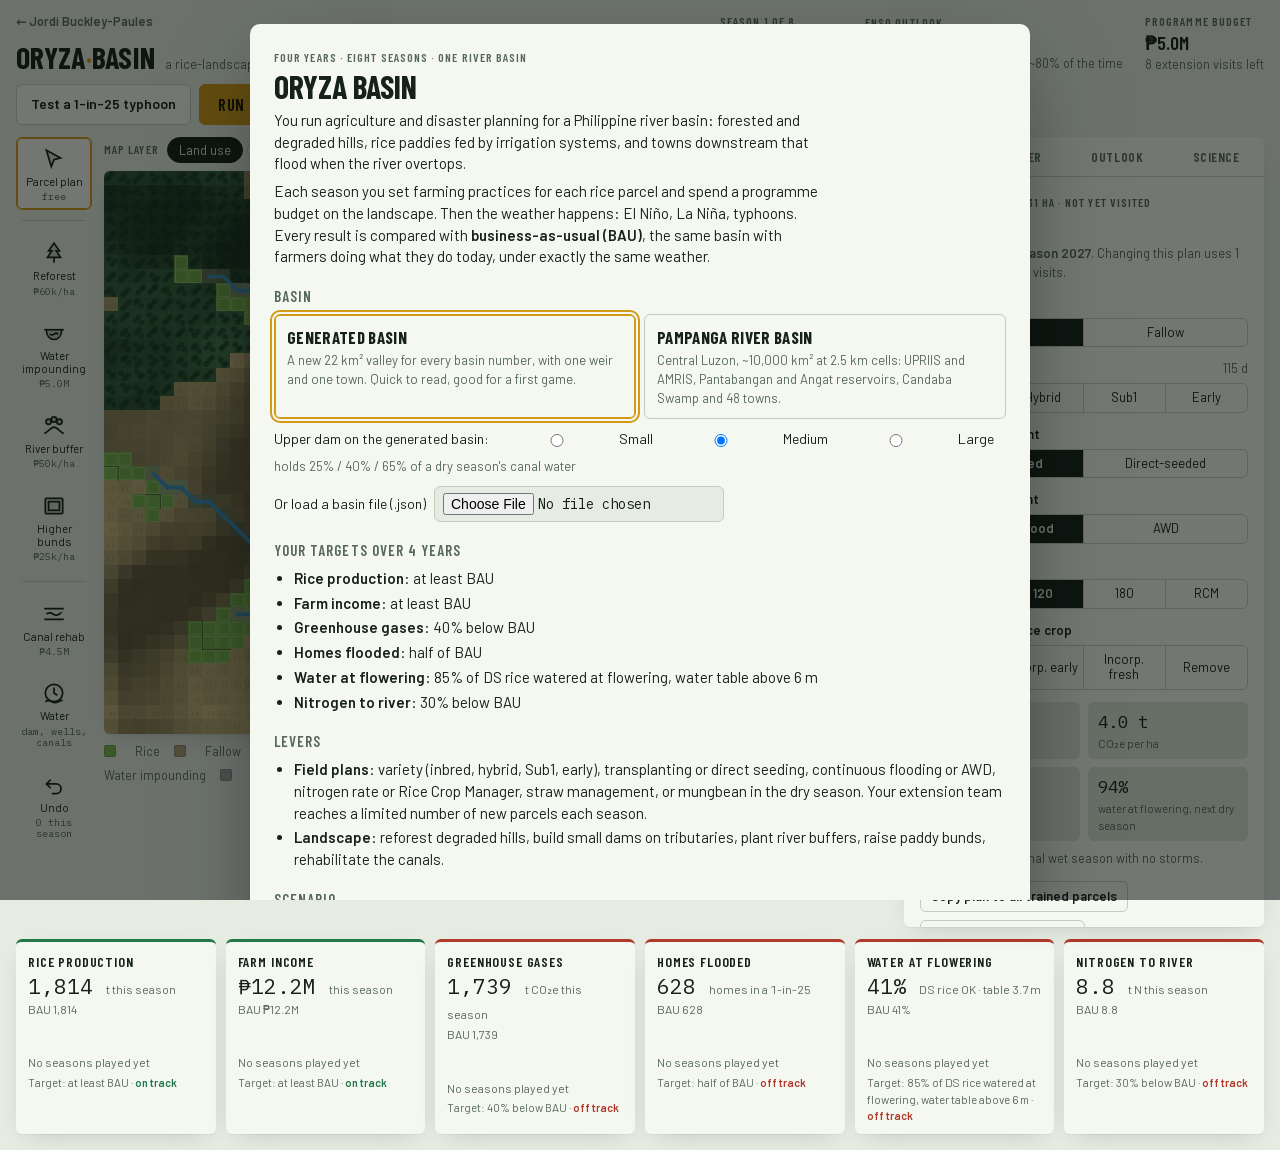
<file: game/index.html>
<!doctype html>
<html lang="en-GB">
<head>
<meta charset="utf-8">
<meta name="viewport" content="width=device-width, initial-scale=1, viewport-fit=cover">
<title>Oryza Basin · a rice, water and flood game</title>
<meta name="description" content="Oryza Basin: a browser game about rice, water, greenhouse gases and floods in a Philippine river basin. Plan four years of farming and landscape investments and test them against El Niño, La Niña and typhoons.">
<meta name="author" content="Jordi Buckley-Paules">
<link rel="canonical" href="https://jordbps.github.io/game/">
<meta name="color-scheme" content="light dark">
<link rel="icon" href="data:image/svg+xml,%3Csvg xmlns='http://www.w3.org/2000/svg' viewBox='0 0 64 64'%3E%3Crect width='64' height='64' rx='14' fill='%23D29A17'/%3E%3Cpath d='M32 10c-9 13-14 21-14 28a14 14 0 0 0 28 0c0-7-5-15-14-28z' fill='%232A78A0'/%3E%3C/svg%3E">
<meta property="og:type" content="website">
<meta property="og:title" content="Oryza Basin · a rice, water and flood game">
<meta property="og:description" content="Oryza Basin: a browser game about rice, water, greenhouse gases and floods in a Philippine river basin. Plan four years of farming and landscape investments and test them against El Niño, La Niña and typhoons.">
<meta property="og:url" content="https://jordbps.github.io/game/">
<meta property="og:image" content="https://jordbps.github.io/game/og-game.jpg">
<meta property="og:image:width" content="1200">
<meta property="og:image:height" content="630">
<meta name="twitter:card" content="summary_large_image">
<meta name="twitter:image" content="https://jordbps.github.io/game/og-game.jpg">
<script>try{var t=localStorage.getItem('jbp.theme');if(t==='dark'||t==='light')document.documentElement.setAttribute('data-theme',t);}catch(e){}</script>
<link rel="stylesheet" href="../fonts/fonts.css">
<style>
html{-webkit-text-size-adjust:100%;text-size-adjust:100%}
body{margin:0}
img{max-width:100%}
[hidden]:not([hidden=until-found i]){display:none!important}
/* Layout: a field-office console. Tool rail | basin map | season plan panel, with six target gauges along the bottom. */
:root {
  --bg: #E7ECE3;          /* dry-season paddy grey-green */
  --surface: #F5F7F1;
  --surface-2: #DCE4D6;
  --fg: #15211A;
  --muted: #56685C;
  --line: #C2CEBD;
  --accent: #D29A17;      /* palay gold */
  --accent-ink: #1E1503;
  --water: #2A78A0;
  --good: #23784A;
  --warn: #A86A12;
  --bad: #B03A2B;
  --bau: #8A968D;
  --shadow: 0 1px 0 rgba(21,33,26,.04), 0 8px 24px -12px rgba(21,33,26,.25);
  --font-display: "Barlow Condensed", "Arial Narrow", "Roboto Condensed", sans-serif;
  --font-body: "Barlow", "Segoe UI", system-ui, sans-serif;
  --font-data: "IBM Plex Mono", ui-monospace, "SFMono-Regular", Menlo, monospace;
  --r: 6px;
}
@media (prefers-color-scheme: dark) {
  :root:not([data-theme="light"]) {
    --bg: #0E1512; --surface: #151F1A; --surface-2: #1E2A24; --fg: #E3EBE3; --muted: #93A698; --line: #2B3A32;
    --accent: #E3B13E; --accent-ink: #1E1503; --water: #5CB2DA; --good: #5EC08A; --warn: #E2A94E; --bad: #EC7563; --bau: #77857B;
    --shadow: 0 1px 0 rgba(0,0,0,.2), 0 10px 30px -12px rgba(0,0,0,.6); color-scheme: dark;
  }
}
:root[data-theme="dark"] {
  --bg: #0E1512; --surface: #151F1A; --surface-2: #1E2A24; --fg: #E3EBE3; --muted: #93A698; --line: #2B3A32;
  --accent: #E3B13E; --accent-ink: #1E1503; --water: #5CB2DA; --good: #5EC08A; --warn: #E2A94E; --bad: #EC7563; --bau: #77857B;
  --shadow: 0 1px 0 rgba(0,0,0,.2), 0 10px 30px -12px rgba(0,0,0,.6); color-scheme: dark;
}
html, body { height: 100%; }
body { background: var(--bg); color: var(--fg); font-family: var(--font-body); font-size: 15px; line-height: 1.45; }
* { box-sizing: border-box; }
button { font: inherit; color: inherit; }
:focus-visible { outline: 2px solid var(--accent); outline-offset: 2px; }
.num { font-family: var(--font-data); font-variant-numeric: tabular-nums; }
.eyebrow { font-family: var(--font-display); font-weight: 600; font-size: 12px; letter-spacing: .09em; text-transform: uppercase; color: var(--muted); }

.app { display: flex; flex-direction: column; gap: 12px; min-height: 100%; padding-block: 12px 16px;
  padding-left: max(16px, env(safe-area-inset-left, 0px)); padding-right: max(16px, env(safe-area-inset-right, 0px)); max-width: 1640px; margin: 0 auto; }

/* header */
.top { display: flex; flex-wrap: wrap; align-items: center; gap: 10px 22px; }
.brand { display: flex; align-items: baseline; gap: 10px; margin-right: auto; min-width: 0; }
.brand h1 { font-family: var(--font-display); font-weight: 700; font-size: 30px; line-height: 1; letter-spacing: .01em; margin: 0; text-transform: uppercase; }
.brand h1 span { color: var(--accent); }
.brand { flex-wrap: wrap; }
.home-link { flex-basis: 100%; font-size: 12.5px; font-weight: 600; color: var(--muted); text-decoration: none; margin-bottom: 2px; }
.home-link:hover { color: var(--fg); text-decoration: underline; }
.brand .tag { color: var(--muted); font-size: 13px; }
.hstat { display: flex; flex-direction: column; gap: 1px; min-width: 0; }
.hstat b { font-family: var(--font-display); font-weight: 600; font-size: 19px; line-height: 1.15; }
.hstat .sub { font-size: 12.5px; color: var(--muted); }
.pill { align-self: flex-start; display: inline-flex; align-items: center; gap: 6px; font-size: 12px; font-weight: 600; padding: 2px 8px; border-radius: 99px; background: var(--surface-2); color: var(--fg); white-space: nowrap; }
.pill.nino { background: color-mix(in srgb, var(--warn) 22%, transparent); }
.pill.nina { background: color-mix(in srgb, var(--water) 22%, transparent); }
.actions { display: flex; gap: 8px; flex-wrap: wrap; }
.btn { border: 1px solid var(--line); background: var(--surface); padding: 8px 14px; border-radius: var(--r); cursor: pointer; font-weight: 600; font-size: 14px; display: inline-flex; align-items: center; gap: 8px; }
.btn:hover { border-color: var(--muted); }
.btn.primary { background: var(--accent); border-color: var(--accent); color: var(--accent-ink); font-family: var(--font-display); font-size: 17px; letter-spacing: .04em; text-transform: uppercase; padding: 7px 18px; }
.btn.primary:hover { filter: brightness(1.05); }
.btn[disabled] { opacity: .5; cursor: not-allowed; }
.btn.small { padding: 5px 10px; font-size: 13px; }

/* main grid */
.main { display: grid; grid-template-columns: 76px minmax(0, 1fr) 360px; gap: 12px; align-items: start; }
.rail { display: flex; flex-direction: column; gap: 6px; position: sticky; top: env(safe-area-inset-top, 0px); }
.tool { display: flex; flex-direction: column; align-items: center; gap: 3px; padding: 8px 4px 7px; border-radius: var(--r); border: 1px solid transparent; background: transparent; cursor: pointer; font-size: 11.5px; line-height: 1.15; text-align: center; color: var(--fg); }
.tool svg { width: 26px; height: 26px; }
.tool .cost { font-family: var(--font-data); font-size: 10px; color: var(--muted); }
.tool:hover { background: var(--surface); border-color: var(--line); }
.tool[aria-pressed="true"] { background: var(--surface); border-color: var(--accent); box-shadow: inset 0 0 0 1px var(--accent); }
.rail hr { border: 0; border-top: 1px solid var(--line); margin: 4px 6px; width: auto; }

.mapcol { display: flex; flex-direction: column; gap: 8px; min-width: 0; }
.overlays { display: flex; flex-wrap: wrap; gap: 4px; align-items: center; }
.overlays .eyebrow { margin-right: 4px; }
.chip { border: 1px solid var(--line); background: var(--surface); border-radius: 99px; padding: 3px 11px; font-size: 13px; cursor: pointer; }
.chip[aria-pressed="true"] { background: var(--fg); color: var(--bg); border-color: var(--fg); }
.mapwrap { position: relative; border-radius: var(--r); overflow: hidden; background: var(--surface-2); box-shadow: var(--shadow); touch-action: none; }
#map { display: block; max-width: 100%; height: auto; margin: 0 auto; cursor: crosshair; }
.tip { position: absolute; pointer-events: none; background: var(--surface); color: var(--fg); border: 1px solid var(--line); border-radius: var(--r); padding: 7px 9px; font-size: 12.5px; line-height: 1.35; max-width: 250px; box-shadow: var(--shadow); z-index: 3; }
.tip b { font-weight: 600; }
.tip .k { color: var(--muted); }
.mapcap { position: absolute; left: 10px; top: 10px; background: color-mix(in srgb, var(--surface) 92%, transparent); border: 1px solid var(--line); padding: 6px 10px; border-radius: var(--r); font-size: 13px; z-index: 2; max-width: calc(100% - 20px); }
.mapcap b { font-family: var(--font-display); font-size: 16px; letter-spacing: .02em; text-transform: uppercase; }
.legend { display: flex; flex-wrap: wrap; gap: 6px 14px; font-size: 12.5px; color: var(--muted); align-items: center; min-height: 22px; }
.legend .sw { display: inline-block; width: 12px; height: 12px; border-radius: 2px; vertical-align: -2px; margin-right: 5px; border: 1px solid rgba(0,0,0,.15); }
.legend .ramp { display: inline-block; width: 120px; height: 10px; border-radius: 2px; vertical-align: -1px; margin: 0 6px; }

/* side panel */
.panel { background: var(--surface); border-radius: var(--r); box-shadow: var(--shadow); min-width: 0; display: flex; flex-direction: column; max-height: calc(100vh - 110px); position: sticky; top: env(safe-area-inset-top, 0px); }
.tabs { display: flex; border-bottom: 1px solid var(--line); }
.tabs button { flex: 1 1 auto; background: none; border: 0; padding: 10px 3px 9px; cursor: pointer; font-family: var(--font-display); font-weight: 600; font-size: 13.5px; letter-spacing: .04em !important; letter-spacing: .05em; text-transform: uppercase; color: var(--muted); border-bottom: 2px solid transparent; margin-bottom: -1px; }
.tabs button[aria-selected="true"] { color: var(--fg); border-bottom-color: var(--accent); }
.tabbody { padding: 14px 16px 18px; overflow-y: auto; min-height: 0; }
.tabbody h2 { font-family: var(--font-display); font-weight: 700; font-size: 24px; line-height: 1.05; margin: 0; text-transform: uppercase; letter-spacing: .01em; text-wrap: balance; }
.tabbody h3 { font-family: var(--font-display); font-weight: 600; font-size: 15px; letter-spacing: .06em; text-transform: uppercase; margin: 18px 0 6px; color: var(--muted); }
.tabbody p { margin: 6px 0; }
.meta { color: var(--muted); font-size: 13px; }
.field { display: flex; flex-direction: column; gap: 5px; margin-top: 12px; }
.field > .lbl { display: flex; justify-content: space-between; gap: 8px; font-size: 13px; font-weight: 600; }
.field > .lbl i { font-style: normal; font-weight: 400; color: var(--muted); }
.seg { display: grid; grid-auto-flow: column; grid-auto-columns: 1fr; border: 1px solid var(--line); border-radius: var(--r); overflow: hidden; }
.seg button { border: 0; border-right: 1px solid var(--line); background: var(--surface); padding: 6px 4px; font-size: 13px; cursor: pointer; line-height: 1.2; }
.seg button:last-child { border-right: 0; }
.seg button[aria-pressed="true"] { background: var(--fg); color: var(--bg); font-weight: 600; }
.seg button[disabled] { color: var(--muted); cursor: not-allowed; background: var(--surface-2); }
.hint { font-size: 12.5px; color: var(--muted); }
.kv { display: grid; grid-template-columns: 1fr auto auto; gap: 4px 12px; font-size: 13.5px; align-items: baseline; }
.kv .h { font-family: var(--font-display); font-size: 12px; letter-spacing: .08em; text-transform: uppercase; color: var(--muted); text-align: right; }
.kv .h:first-child { text-align: left; }
.kv .v { font-family: var(--font-data); font-variant-numeric: tabular-nums; text-align: right; }
.kv .b { color: var(--muted); }
.parcel-stats { display: grid; grid-template-columns: repeat(2, minmax(0, 1fr)); gap: 8px; margin-top: 12px; }
.ps { background: var(--surface-2); border-radius: var(--r); padding: 8px 10px; }
.ps .v { font-family: var(--font-data); font-size: 17px; font-variant-numeric: tabular-nums; }
.ps .l { font-size: 11.5px; color: var(--muted); }
.row { display: flex; gap: 8px; flex-wrap: wrap; margin-top: 14px; }
.empty { border: 1px dashed var(--line); border-radius: var(--r); padding: 16px; color: var(--muted); font-size: 14px; }
.science p, .science li { font-size: 13.5px; }
.science ul { padding-left: 18px; margin: 6px 0; }
.science code { font-family: var(--font-data); font-size: 12px; background: var(--surface-2); padding: 1px 4px; border-radius: 3px; }
.science table { border-collapse: collapse; font-size: 12.5px; width: 100%; }
.science td, .science th { border-bottom: 1px solid var(--line); padding: 4px 4px; text-align: left; vertical-align: top; }
.science .tw { overflow-x: auto; }

/* target cards */
.cards { display: grid; grid-template-columns: repeat(6, minmax(0, 1fr)); gap: 10px; }
.card { background: var(--surface); border-radius: var(--r); padding: 10px 12px 10px; box-shadow: var(--shadow); display: flex; flex-direction: column; gap: 2px; min-width: 0; border-top: 3px solid var(--line); }
.card.ok { border-top-color: var(--good); }
.card.off { border-top-color: var(--bad); }
.card .top2 { display: flex; justify-content: space-between; align-items: baseline; gap: 6px; }
.card .t { font-family: var(--font-display); font-weight: 600; font-size: 14px; letter-spacing: .06em; text-transform: uppercase; white-space: nowrap; overflow: hidden; text-overflow: ellipsis; }
.card .st { font-size: 11px; font-weight: 600; white-space: nowrap; }
.card.ok .st { color: var(--good); }
.card.off .st { color: var(--bad); }
.card .big { font-family: var(--font-data); font-size: 21px; font-variant-numeric: tabular-nums; line-height: 1.2; }
.card .big small { font-size: 12px; color: var(--muted); font-family: var(--font-body); }
.card .cmp { font-size: 12px; color: var(--muted); }
.card .cmp b { font-weight: 600; }
.card .cmp .g { color: var(--good); } .card .cmp .r { color: var(--bad); }
.card svg { width: 100%; height: 30px; margin-top: 2px; }
.card .rule { font-size: 11.5px; color: var(--muted); }

/* modal */
.modal { position: fixed; inset: 0; background: rgba(8,14,11,.55); display: flex; align-items: flex-start; justify-content: center; padding: max(24px, env(safe-area-inset-top, 0px)) max(16px, env(safe-area-inset-right, 0px)) max(24px, env(safe-area-inset-bottom, 0px)) max(16px, env(safe-area-inset-left, 0px)); overflow-y: auto; z-index: 20; }
.sheet { background: var(--surface); color: var(--fg); border-radius: 10px; width: min(780px, 100%); padding: 22px 24px 20px; box-shadow: 0 30px 80px -20px rgba(0,0,0,.5); }
.sheet h2 { font-family: var(--font-display); font-weight: 700; font-size: 32px; line-height: 1; margin: 2px 0 8px; text-transform: uppercase; text-wrap: balance; }
.sheet h3 { font-family: var(--font-display); font-weight: 600; font-size: 15px; letter-spacing: .07em; text-transform: uppercase; color: var(--muted); margin: 18px 0 6px; }
.sheet p { margin: 6px 0; max-width: 68ch; }
.sheet ul { margin: 6px 0; padding-left: 20px; }
.sheet li { margin: 3px 0; }
.rtable { width: 100%; border-collapse: collapse; font-size: 14px; }
.rtable th { font-family: var(--font-display); font-weight: 600; font-size: 12.5px; letter-spacing: .07em; text-transform: uppercase; color: var(--muted); text-align: right; padding: 4px 6px; border-bottom: 1px solid var(--line); }
.rtable th:first-child, .rtable td:first-child { text-align: left; }
.rtable td { padding: 6px 6px; border-bottom: 1px solid var(--line); text-align: right; font-family: var(--font-data); font-variant-numeric: tabular-nums; }
.rtable td:first-child { font-family: var(--font-body); }
.rtable .g { color: var(--good); } .rtable .r { color: var(--bad); }
.tw { overflow-x: auto; }
.scen { display: grid; grid-template-columns: repeat(3, minmax(0, 1fr)); gap: 8px; }
.scen label { border: 1px solid var(--line); border-radius: var(--r); padding: 10px 12px; cursor: pointer; display: flex; flex-direction: column; gap: 2px; font-size: 13px; color: var(--muted); }
.scen label b { color: var(--fg); font-family: var(--font-display); font-size: 17px; letter-spacing: .02em; text-transform: uppercase; }
.scen input { position: absolute; opacity: 0; pointer-events: none; }
.scen label:has(input:checked) { border-color: var(--accent); box-shadow: inset 0 0 0 1px var(--accent); }
.scen label:has(input:focus-visible) { outline: 2px solid var(--accent); outline-offset: 2px; }
.seedrow { display: flex; gap: 8px; align-items: center; flex-wrap: wrap; margin-top: 10px; font-size: 14px; }
.seedrow input { font-family: var(--font-data); font-size: 14px; width: 110px; padding: 6px 8px; border: 1px solid var(--line); border-radius: var(--r); background: var(--bg); color: var(--fg); }
.sheet .foot { display: flex; justify-content: flex-end; gap: 8px; margin-top: 18px; flex-wrap: wrap; }
.stars { font-size: 30px; letter-spacing: 4px; color: var(--accent); line-height: 1; }
.stars .off { color: var(--line); }
.multiples { display: grid; grid-template-columns: repeat(3, minmax(0, 1fr)); gap: 12px; }
.multiples figure { margin: 0; }
.multiples figcaption { font-size: 12.5px; font-weight: 600; }
.multiples svg { width: 100%; height: auto; display: block; }
.toast { position: fixed; left: 50%; bottom: max(20px, env(safe-area-inset-bottom, 0px)); transform: translateX(-50%); background: var(--fg); color: var(--bg); padding: 9px 14px; border-radius: var(--r); font-size: 14px; z-index: 30; max-width: calc(100% - 32px); box-shadow: var(--shadow); }
.key { display: inline-block; width: 18px; height: 3px; vertical-align: middle; margin-right: 5px; border-radius: 2px; }

@media (max-width: 1240px) {
  .main { grid-template-columns: 70px minmax(0, 1fr) 320px; }
  .cards { grid-template-columns: repeat(3, minmax(0, 1fr)); }
}
@media (max-width: 960px) {
  .main { grid-template-columns: minmax(0, 1fr); }
  .rail { flex-direction: row; position: static; overflow-x: auto; padding-bottom: 2px; }
  .rail hr { border-top: 0; border-left: 1px solid var(--line); margin: 4px 2px; }
  .tool { min-width: 68px; }
  .panel { max-height: none; position: static; }
  .cards { grid-template-columns: repeat(2, minmax(0, 1fr)); }
  .multiples { grid-template-columns: repeat(2, minmax(0, 1fr)); }
  .scen { grid-template-columns: minmax(0, 1fr); }
}
@media (max-width: 520px) {
  .card .t { white-space: normal; }
  .brand h1 { font-size: 26px; }
  .brand .tag { display: none; }
  .sheet { padding: 18px 16px; }
  .sheet h2 { font-size: 26px; }
}
@media (prefers-reduced-motion: reduce) { * { transition: none !important; animation: none !important; } }
/* canals */
.seg button small { font-family: var(--font-data); font-size: 10.5px; opacity: .8; }
.pill.cc { background: color-mix(in srgb, var(--good) 22%, transparent); margin-top: 3px; }
.switch { display: flex; align-items: center; gap: 10px; font-weight: 600; cursor: pointer; margin-top: 4px; }
.switch input { appearance: none; -webkit-appearance: none; width: 40px; height: 22px; border-radius: 99px; background: var(--line); position: relative; cursor: pointer; flex: none; margin: 0; transition: background .15s; }
.switch input::after { content: ""; position: absolute; top: 3px; left: 3px; width: 16px; height: 16px; border-radius: 50%; background: var(--surface); transition: transform .15s; box-shadow: 0 1px 2px rgba(0,0,0,.3); }
.switch input:checked { background: var(--good); }
.switch input:checked::after { transform: translateX(18px); }
.hint a { color: inherit; font-weight: 600; }
/* class leaderboard */
.lb { width: 100%; border-collapse: collapse; font-size: 13px; }
.lb th { font-family: var(--font-display); font-weight: 600; font-size: 11.5px; letter-spacing: .07em; text-transform: uppercase; color: var(--muted); text-align: right; padding: 4px 4px; border-bottom: 1px solid var(--line); white-space: nowrap; }
.lb th:nth-child(-n+2), .lb td:nth-child(-n+2) { text-align: left; }
.lb td { padding: 6px 4px; border-bottom: 1px solid var(--line); text-align: right; font-family: var(--font-data); font-variant-numeric: tabular-nums; vertical-align: top; }
.lb td.who { font-family: var(--font-body); min-width: 0; }
.lb td.who small { display: block; color: var(--muted); font-size: 11.5px; }
.lb tr.me td { background: color-mix(in srgb, var(--accent) 14%, transparent); }
.lb .stars-s { color: var(--accent); letter-spacing: 1px; white-space: nowrap; }
.lb .g { color: var(--good); } .lb .r { color: var(--bad); }
.form { display: grid; grid-template-columns: minmax(0, 1fr) minmax(0, 1fr); gap: 8px; margin-top: 8px; }
.form label { display: flex; flex-direction: column; gap: 3px; font-size: 12.5px; font-weight: 600; }
.form input { font: inherit; font-weight: 400; font-size: 14px; padding: 6px 8px; border: 1px solid var(--line); border-radius: var(--r); background: var(--bg); color: var(--fg); min-width: 0; }
.submitbox { border: 1px solid var(--line); border-radius: var(--r); padding: 12px 14px; margin-top: 16px; background: var(--surface-2); }
.submitbox h3 { margin-top: 0 !important; }
.basinpick { display: grid; grid-template-columns: repeat(2, minmax(0, 1fr)); gap: 8px; }
.basinpick label { border: 1px solid var(--line); border-radius: var(--r); padding: 10px 12px; cursor: pointer; display: flex; flex-direction: column; gap: 2px; font-size: 13px; color: var(--muted); }
.basinpick label b { color: var(--fg); font-family: var(--font-display); font-size: 17px; letter-spacing: .02em; text-transform: uppercase; }
.basinpick input { position: absolute; opacity: 0; pointer-events: none; }
.basinpick label:has(input:checked) { border-color: var(--accent); box-shadow: inset 0 0 0 1px var(--accent); }
.basinpick label:has(input:focus-visible) { outline: 2px solid var(--accent); outline-offset: 2px; }
@media (max-width: 960px) { .basinpick, .form { grid-template-columns: minmax(0, 1fr); } }
</style>
</head>
<body>
<div class="app">
  <header class="top">
    <div class="brand"><a class="home-link" href="../" target="_top" title="Back to jordbps.github.io">← Jordi Buckley-Paules</a><h1>Oryza<span>·</span>Basin</h1><span class="tag" id="brandTag">a rice-landscape game built on an ORYZA-style emulator</span></div>
    <div class="hstat"><span class="eyebrow" id="hSeasonNum">Season 1 of 8</span><b id="hSeason">Wet season 2027</b><span class="sub" id="hSeasonSub">Habagat · Jun–Oct</span></div>
    <div class="hstat"><span class="eyebrow">ENSO outlook</span><span id="hEnso" class="pill">Neutral</span><span class="sub">PAGASA-style forecast, right ~80% of the time</span></div>
    <div class="hstat"><span class="eyebrow">Programme budget</span><b class="num" id="hBudget">₱5.0M</b><span class="sub" id="hVisits">8 extension visits left</span><span class="pill cc" id="hCredits" hidden></span></div>
    <div class="actions">
      <button class="btn" id="btnTest" type="button" title="Run a 1-in-25-year typhoon on your current basin without consequences">Test a 1-in-25 typhoon</button>
      <button class="btn primary" id="btnRun" type="button">Run season ▸</button>
    </div>
  </header>

  <main class="main">
    <nav class="rail" aria-label="Tools" id="rail">
      <button class="tool" data-tool="select" aria-pressed="true" type="button">
        <svg viewBox="0 0 24 24" fill="none" stroke="currentColor" stroke-width="1.6"><path d="M5 4l13 7-6 1.6L9.5 19z" fill="currentColor" fill-opacity=".15"/></svg>Parcel plan<span class="cost">free</span></button>
      <hr>
      <button class="tool" data-tool="reforest" aria-pressed="false" type="button">
        <svg viewBox="0 0 24 24" fill="none" stroke="currentColor" stroke-width="1.6"><path d="M12 3l5 7h-3l4 6H6l4-6H7z" fill="currentColor" fill-opacity=".18"/><path d="M12 16v5"/></svg>Reforest<span class="cost">₱60k/ha</span></button>
      <button class="tool" data-tool="pond" aria-pressed="false" type="button">
        <svg viewBox="0 0 24 24" fill="none" stroke="currentColor" stroke-width="1.6"><path d="M3 9h18"/><path d="M5 9c0 6 3 9 7 9s7-3 7-9" fill="currentColor" fill-opacity=".18"/><path d="M8 13c1.3 1 2.7 1 4 0s2.7-1 4 0"/></svg><span class="lbl">Water impounding</span><span class="cost">₱5M</span></button>
      <button class="tool" data-tool="buffer" aria-pressed="false" type="button">
        <svg viewBox="0 0 24 24" fill="none" stroke="currentColor" stroke-width="1.6"><path d="M3 19c4-2 6-6 9-6s5 4 9 6"/><circle cx="7" cy="8" r="2.4" fill="currentColor" fill-opacity=".18"/><circle cx="12" cy="6" r="2.4" fill="currentColor" fill-opacity=".18"/><circle cx="17" cy="8" r="2.4" fill="currentColor" fill-opacity=".18"/></svg>River buffer<span class="cost">₱50k/ha</span></button>
      <button class="tool" data-tool="bund" aria-pressed="false" type="button">
        <svg viewBox="0 0 24 24" fill="none" stroke="currentColor" stroke-width="1.6"><rect x="4" y="5" width="16" height="14" rx="1" fill="currentColor" fill-opacity=".12"/><rect x="7" y="8" width="10" height="8"/></svg>Higher bunds<span class="cost">₱25k/ha</span></button>
      <hr>
      <button class="tool" data-act="canal" type="button" id="btnCanal">
        <svg viewBox="0 0 24 24" fill="none" stroke="currentColor" stroke-width="1.6"><path d="M3 7h18M3 17h18"/><path d="M5 12c2-1.5 4-1.5 6 0s4 1.5 6 0 2-1 2-1"/></svg>Canal rehab<span class="cost">₱4.5M</span></button>
      <button class="tool" data-act="schedule" type="button" id="btnSchedule">
        <svg viewBox="0 0 24 24" fill="none" stroke="currentColor" stroke-width="1.6"><circle cx="12" cy="12" r="8"/><path d="M12 7v5l3 2"/><path d="M4 20c2-1.2 4-1.2 6 0s4 1.2 6 0 4-1.2 4-1.2"/></svg>Water<span class="cost">dam, wells, canals</span></button>
      <button class="tool" data-act="undo" type="button" id="btnUndo">
        <svg viewBox="0 0 24 24" fill="none" stroke="currentColor" stroke-width="1.6"><path d="M9 7L5 11l4 4"/><path d="M5 11h9a4.5 4.5 0 010 9h-4"/></svg>Undo<span class="cost" id="undoCount">0 this season</span></button>
    </nav>

    <section class="mapcol">
      <div class="overlays" id="overlays" role="group" aria-label="Map layer">
        <span class="eyebrow">Map layer</span>
        <button class="chip" data-ov="land" aria-pressed="true" type="button">Land use</button>
        <button class="chip" data-ov="plan" aria-pressed="false" type="button">Field plans</button>
        <button class="chip" data-ov="flood" aria-pressed="false" type="button">Flood risk</button>
        <button class="chip" data-ov="ghg" aria-pressed="false" type="button">Emissions</button>
        <button class="chip" data-ov="water" aria-pressed="false" type="button">Flowering water</button>
        <button class="chip" data-ov="yield" aria-pressed="false" type="button">Last yield</button>
        <button class="chip" data-ov="soil" aria-pressed="false" type="button">Erosion</button>
      </div>
      <div class="mapwrap" id="mapwrap">
        <canvas id="map" width="1120" height="800" aria-label="Map of the river basin"></canvas>
        <div class="tip" id="tip" hidden></div>
        <div class="mapcap" id="mapcap" hidden></div>
      </div>
      <div class="legend" id="legend"></div>
    </section>

    <aside class="panel">
      <div class="tabs" role="tablist">
        <button role="tab" aria-selected="true" data-tab="plan" type="button">Plan</button>
        <button role="tab" aria-selected="false" data-tab="canals" type="button">Water</button>
        <button role="tab" aria-selected="false" data-tab="outlook" type="button">Outlook</button>
        <button role="tab" aria-selected="false" data-tab="science" type="button">Science</button>
      </div>
      <div class="tabbody" id="tab-plan"></div>
      <div class="tabbody" id="tab-canals" hidden></div>
      <div class="tabbody" id="tab-outlook" hidden></div>
      <div class="tabbody" id="tab-class" hidden></div>
      <div class="tabbody science" id="tab-science" hidden></div>
    </aside>
  </main>

  <section class="cards" id="cards" aria-label="Targets"></section>
</div>

<div class="modal" id="modal" hidden><div class="sheet" role="dialog" aria-modal="true" id="sheet"></div></div>
<div class="toast" id="toast" hidden></div>
<script>
const PAMPANGA = {"id":"pampanga","name":"Pampanga River Basin","region":"Central Luzon","W":43,"H":57,"cellKm":2.5,"bbox":[120.45,14.74,121.45,16.02],"outlet":2289,"elev":[457.1,457.8,421.7,356.6,253.7,154.0,78.4,58.0,58.8,59.9,61.4,63.8,67.1,69.9,74.0,79.1,84.6,98.0,204.5,393.3,600.2,784.4,935.2,1018.1,1066.0,1244.5,1339.3,1368.7,1315.1,1269.0,1219.2,1310.5,1375.1,1427.3,1658.2,1974.8,2347.1,2491.8,2613.8,2635.8,2620.9,2450.9,2199.6,468.3,478.8,437.0,360.2,247.1,149.6,78.1,57.2,58.1,59.5,61.2,63.4,65.9,69.5,73.7,78.5,83.8,96.9,200.0,369.1,552.2,727.8,868.4,958.0,1017.1,310.6,1277.0,1254.1,1238.3,1209.4,1161.6,1209.0,1259.8,1330.0,1601.0,1870.6,2058.2,2276.5,2422.5,2440.2,2450.5,2367.4,2219.4,500.3,502.0,447.4,361.8,240.9,143.1,75.9,56.0,57.3,59.1,60.7,62.7,64.9,68.6,72.9,77.4,82.7,94.5,181.5,323.5,472.1,609.2,733.4,838.3,936.3,291.8,287.1,1075.7,1067.2,1055.2,1033.3,1061.3,1105.7,1188.1,1412.2,1616.7,1726.0,1951.4,2103.9,2150.2,2179.9,2227.3,2230.1,543.9,518.7,449.5,360.4,236.1,138.5,74.1,54.8,56.3,58.5,59.8,61.8,64.2,67.7,71.7,76.0,81.0,90.7,150.1,255.3,361.0,440.5,531.2,636.7,779.6,921.4,268.2,828.3,811.1,809.6,822.9,849.9,922.2,1049.7,1187.1,1332.1,1432.1,1643.0,1811.9,1926.9,1877.6,1998.1,2191.7,547.2,526.0,450.0,347.7,235.6,137.2,71.3,53.9,55.4,56.9,58.7,60.8,63.2,66.3,69.8,73.6,78.0,85.7,125.2,187.9,254.9,322.1,373.0,447.9,573.2,670.3,249.4,578.8,548.7,540.7,550.9,583.4,669.4,788.2,963.5,1135.9,1319.9,1452.4,1584.8,1709.4,1786.8,1881.8,1943.5,552.2,526.3,446.8,342.0,233.8,136.4,70.1,53.3,54.7,55.9,57.9,60.0,62.3,64.8,67.7,71.1,75.2,81.3,101.7,130.8,163.0,197.3,223.5,276.6,375.4,428.3,244.7,231.2,314.6,310.3,324.1,360.6,465.8,607.4,801.1,986.3,1181.3,1292.7,1401.0,1523.8,1623.2,1654.4,1621.2,559.4,516.4,435.8,339.9,230.1,134.8,69.7,52.6,54.0,55.2,57.1,59.1,61.2,62.9,65.3,68.8,72.7,77.7,85.3,93.6,102.8,112.4,122.9,162.6,239.9,260.4,245.9,186.3,178.4,181.1,187.2,218.1,329.4,493.0,689.7,878.2,1041.5,1161.6,1267.6,1395.1,1499.8,1483.1,1358.5,557.3,537.9,456.3,336.2,233.5,137.8,70.8,51.6,52.8,54.4,55.8,57.7,60.1,62.0,64.2,66.8,70.0,74.1,78.9,83.9,89.2,94.6,98.8,131.7,194.2,197.1,187.5,187.5,162.5,162.5,162.5,182.0,288.5,473.7,678.3,876.3,1057.7,1174.3,1259.9,1314.8,1418.2,1476.3,1507.7,537.4,534.1,466.3,348.6,240.1,139.8,70.7,50.9,51.9,53.5,54.8,56.8,59.0,60.8,62.7,64.9,67.5,73.1,75.2,80.2,85.9,91.6,94.7,123.6,177.3,172.9,140.5,162.5,162.5,162.5,162.5,182.0,279.4,473.9,688.6,878.6,1033.3,1175.6,1274.3,1315.6,1430.0,1539.6,1601.8,496.4,503.9,458.1,368.2,245.3,139.2,69.0,50.4,51.4,52.8,54.3,56.2,57.8,59.3,61.0,63.1,65.3,73.1,71.9,76.4,82.7,90.2,94.5,121.8,173.2,169.1,136.6,162.5,162.5,162.5,162.5,182.8,281.8,473.5,707.3,889.5,974.6,1195.4,1343.7,1419.8,1518.3,1595.0,1532.7,512.6,503.5,446.7,350.7,237.3,134.3,66.2,49.2,50.6,52.1,53.8,55.4,56.5,58.3,59.7,61.1,63.0,73.1,67.4,70.8,77.7,87.8,94.4,123.6,182.0,184.7,146.2,183.3,162.0,162.5,162.5,196.3,325.3,543.8,787.6,968.9,1049.7,1228.3,1359.1,1444.3,1504.9,1581.4,1570.4,518.1,504.9,440.0,338.9,229.4,129.6,64.2,48.2,50.0,51.9,53.7,55.2,55.9,57.5,58.6,59.4,60.9,68.6,72.0,64.1,72.0,80.9,89.8,123.5,196.7,217.1,177.5,163.2,132.0,163.2,161.8,239.1,402.2,640.0,882.2,1052.5,1146.3,1296.9,1418.3,1491.5,1518.3,1577.4,1573.6,516.1,513.6,446.5,338.6,226.5,127.9,63.7,47.3,49.3,54.8,57.2,57.2,57.2,57.2,57.7,58.0,59.4,60.0,65.3,58.3,65.3,71.7,81.2,117.6,205.8,252.1,225.4,115.8,169.1,169.7,199.1,312.4,497.0,737.2,955.8,1114.7,1269.8,1368.3,1457.6,1492.4,1499.8,1542.5,1524.6,531.5,491.4,419.4,330.3,217.3,123.9,62.2,46.3,48.4,54.8,53.6,56.0,57.7,58.7,58.7,58.2,58.4,58.5,59.5,56.2,59.5,65.7,74.1,103.6,181.2,240.9,105.4,107.5,207.0,201.8,239.8,362.9,540.1,736.5,908.3,1052.1,1247.9,1272.7,1340.1,1423.3,1452.6,1477.7,1419.7,516.7,471.2,394.9,309.1,209.2,123.0,61.5,45.5,47.2,54.8,57.9,56.5,59.5,61.6,61.0,58.8,57.6,57.3,57.9,56.7,58.2,62.6,68.5,86.6,132.2,177.8,97.1,191.6,187.3,180.3,233.2,359.7,527.9,697.1,851.9,970.6,1123.5,1144.2,1202.2,1285.6,1310.7,1320.7,1279.2,480.3,463.6,388.0,289.3,209.1,125.0,60.5,44.9,46.3,47.8,57.9,56.7,61.2,64.6,63.4,58.6,56.0,55.3,57.9,54.5,57.9,60.1,63.3,71.3,87.7,86.2,92.8,119.6,118.3,121.7,196.2,331.5,499.8,671.5,839.1,910.5,905.2,1022.3,1093.6,1125.1,1134.8,1174.7,1252.4,493.6,460.6,381.0,285.2,196.8,118.4,59.4,43.5,45.1,47.3,57.9,54.9,58.2,64.2,62.4,57.3,53.5,52.4,55.7,50.5,55.7,56.3,59.0,63.8,87.5,74.6,94.0,94.0,81.0,106.6,215.7,370.6,548.2,721.7,840.2,911.3,988.5,1038.1,1092.4,1172.2,1247.2,1281.5,1267.2,507.3,464.4,381.3,286.0,196.2,117.1,58.2,42.0,43.8,46.0,56.1,59.4,53.9,59.4,55.7,52.7,50.1,49.6,51.7,49.7,47.4,53.0,55.1,63.8,62.6,75.8,75.8,75.9,78.6,140.4,379.2,451.2,631.2,796.5,914.6,1015.6,1131.6,1152.8,1193.5,1285.8,1357.1,1384.3,1355.0,518.3,464.3,378.2,284.5,203.3,120.0,57.0,40.3,41.8,43.5,45.5,55.1,46.5,55.1,47.3,47.3,46.8,47.4,50.9,50.9,44.1,51.3,55.1,53.9,57.4,63.8,67.1,71.5,163.2,235.2,379.2,378.0,450.0,838.0,1003.0,1131.3,1228.3,1255.3,1294.4,1366.3,1351.4,1365.6,1388.2,493.4,478.6,394.5,281.7,195.0,115.5,56.3,38.9,40.1,41.4,42.7,47.7,42.1,41.5,42.7,42.5,43.1,44.5,47.1,49.9,39.4,49.4,55.1,49.9,58.6,58.6,69.4,81.6,163.2,162.0,234.0,330.0,778.4,929.5,1096.9,1181.9,1186.5,1225.8,1281.0,1341.5,1329.9,1309.2,1287.7,487.9,481.0,397.4,283.1,194.9,113.7,54.8,37.3,38.4,39.4,40.4,43.3,43.3,40.0,42.7,39.5,39.8,41.1,43.7,46.2,37.6,35.7,51.1,43.8,51.1,52.6,69.4,68.2,80.4,138.0,447.0,665.0,885.6,1052.9,1185.9,1220.7,1195.9,1215.3,1286.0,1357.5,1349.0,1267.7,1181.0,494.1,473.0,392.1,291.4,206.0,118.2,54.0,36.0,36.9,37.9,38.4,38.9,41.2,35.5,41.2,37.5,37.1,37.8,39.7,40.6,40.6,31.6,35.6,40.5,40.7,41.8,51.4,64.3,189.0,338.8,498.9,764.7,1026.0,1199.3,1240.1,1244.7,1289.1,1218.3,1272.5,1366.1,1426.7,1318.1,1147.8,514.6,488.4,403.1,295.0,207.3,119.8,54.5,35.0,35.5,36.0,36.2,36.5,37.2,32.2,36.7,34.5,34.9,35.5,36.7,36.9,36.1,30.7,29.4,32.0,36.3,52.6,65.5,105.7,235.7,407.5,596.2,833.7,1072.0,1225.6,1332.0,1336.3,1334.2,1286.4,1359.2,1456.4,1421.7,1331.1,1253.0,524.6,493.3,410.2,307.3,215.5,124.4,55.3,34.0,34.1,34.2,34.1,33.9,33.7,33.4,28.9,31.2,33.6,34.5,34.6,34.1,33.1,28.0,28.7,37.5,37.7,41.6,56.0,134.9,282.3,469.2,667.5,883.3,1107.1,1270.1,1374.0,1330.0,1271.0,1283.3,1394.3,1484.6,1456.5,1431.8,1428.3,522.6,481.0,407.0,327.1,226.9,129.3,55.4,32.9,32.6,32.6,32.4,31.9,31.0,30.1,24.8,30.1,30.4,32.1,31.8,31.1,30.5,26.3,32.0,34.2,37.5,40.0,73.8,175.8,337.9,530.2,709.4,907.1,1135.0,1362.2,1407.6,1285.6,1123.2,1253.5,1399.0,1439.1,1470.9,1509.5,1568.3,504.9,477.2,412.6,331.8,221.5,121.9,51.2,31.5,31.5,30.8,30.5,29.9,29.1,26.7,22.8,26.0,28.2,29.7,29.6,29.3,27.8,25.0,31.5,34.2,37.3,41.2,94.7,198.2,365.7,553.5,708.1,895.7,1122.5,1377.5,1362.9,1298.8,1288.9,1331.5,1435.6,1520.4,1531.7,1563.2,1620.6,494.1,477.7,425.0,341.9,222.5,117.7,48.3,29.8,29.9,29.4,29.1,28.7,28.2,26.8,21.5,21.1,27.6,28.2,28.1,28.0,23.4,24.0,30.5,34.0,37.7,41.9,90.5,184.1,339.7,515.7,656.8,406.8,425.5,500.0,1372.1,1415.5,1470.5,1448.9,1471.3,1528.5,1519.0,1542.9,1597.7,505.7,491.7,438.8,344.3,224.7,117.5,47.8,27.8,28.0,28.1,28.0,27.7,27.0,26.6,26.3,19.5,27.0,27.2,27.2,27.2,22.2,28.0,30.1,34.2,56.5,69.3,89.2,179.6,164.5,183.2,257.7,350.9,1074.4,1171.4,1432.9,1562.2,1570.5,1528.7,1500.9,1514.5,1468.5,1475.9,1522.7,482.2,471.0,422.5,336.9,216.7,112.6,45.1,26.5,26.8,27.1,26.7,26.3,25.8,25.4,25.0,17.4,24.8,25.0,25.1,25.2,20.7,28.7,36.0,44.7,58.4,55.3,68.1,79.1,108.6,459.7,599.8,830.7,1045.1,1168.3,1389.7,1477.0,1462.3,1479.8,1462.3,1429.7,1400.5,1412.1,1470.2,468.5,461.9,412.8,326.9,211.0,111.0,44.2,25.5,25.7,25.7,25.3,25.0,24.7,23.9,23.1,16.3,22.3,22.5,22.9,19.0,19.3,28.7,27.5,34.8,43.5,57.2,97.8,180.2,311.1,461.3,601.6,836.5,1061.6,1200.1,1364.8,1381.6,1351.7,1398.6,1409.0,1389.7,1348.9,1336.5,1362.4,459.5,466.6,415.4,319.1,208.2,111.1,44.3,24.7,24.5,23.8,23.8,23.8,23.7,22.4,21.3,15.7,15.2,19.8,21.4,17.4,18.9,21.1,26.8,44.7,58.4,59.0,88.4,183.6,319.1,470.1,609.8,861.5,1096.0,1227.7,1321.6,1306.1,1327.9,1378.9,1421.7,1470.5,1396.0,1335.4,1270.1,477.8,461.8,407.9,314.3,207.9,111.8,44.4,23.8,23.4,22.5,22.7,22.5,22.2,21.2,20.4,19.6,14.4,18.3,20.1,16.0,22.3,28.0,28.0,32.1,39.3,45.8,73.8,169.3,295.2,452.2,636.3,829.2,1050.0,1281.7,1324.5,1306.3,1314.5,1368.5,1413.9,1442.3,1389.8,1336.2,1299.8,467.1,453.4,407.1,314.3,210.4,112.8,43.7,22.6,22.2,21.3,21.5,21.4,21.3,20.5,20.0,19.5,13.3,18.7,14.3,19.9,21.3,22.4,25.3,30.1,35.1,38.3,62.1,145.5,266.5,435.0,640.9,803.9,983.6,1211.3,1267.6,1298.3,1322.0,1378.2,1443.8,1479.1,1416.8,1339.6,1301.8,448.4,453.3,413.0,314.4,215.6,114.3,42.2,20.9,20.4,20.1,22.1,31.3,40.6,31.8,22.0,19.8,12.7,13.0,14.0,20.2,21.6,23.3,26.1,29.3,31.9,34.1,54.8,121.9,247.9,427.8,631.0,793.9,944.7,1128.1,1238.8,1306.8,1329.7,1364.5,1436.7,1480.1,1391.4,1296.1,1256.9,421.5,429.3,391.4,302.1,194.1,100.2,37.3,19.0,18.9,20.3,39.0,131.6,224.4,140.3,41.6,19.5,11.3,12.0,18.0,20.7,22.3,23.6,26.1,28.6,31.7,36.0,58.3,137.8,272.2,442.5,616.1,738.3,854.2,1007.3,1170.3,1259.1,1249.0,1319.8,1385.4,1385.2,1412.1,1346.6,1276.5,411.5,417.9,373.5,284.3,178.3,90.3,33.6,17.4,17.5,21.9,89.8,422.3,756.0,454.9,101.0,10.0,10.3,18.0,19.2,21.0,22.4,23.8,26.2,28.3,38.6,65.6,108.9,210.4,355.0,498.0,626.5,759.9,875.0,1003.9,1163.9,1300.2,1332.1,1369.0,1425.3,1461.0,1493.3,1425.0,1360.3,409.3,418.2,367.9,271.5,174.5,88.3,32.3,16.4,16.3,21.8,111.5,550.2,990.4,592.9,126.2,8.9,16.8,17.9,19.3,20.1,21.7,24.1,27.0,28.6,48.9,109.8,189.8,317.2,468.7,576.8,645.6,884.1,1045.2,1143.0,1195.8,1364.2,1525.2,1426.5,1493.5,1710.2,1619.6,1524.4,1528.0,439.0,413.7,359.7,275.4,181.6,93.1,33.6,16.7,15.9,17.9,61.3,274.2,487.7,294.4,7.8,8.7,14.5,15.2,16.5,18.5,21.6,25.7,28.5,29.0,58.3,141.6,246.1,396.3,537.8,634.4,709.6,897.3,1027.2,1112.6,1278.1,1450.9,1525.2,1481.3,1543.4,1702.2,1718.5,1676.3,1624.6,449.0,429.1,379.9,296.7,199.5,104.4,37.5,17.3,15.7,15.1,22.5,60.1,97.8,63.1,6.8,13.2,12.1,11.5,11.5,15.1,20.8,26.8,30.2,29.3,60.2,145.2,249.8,391.9,522.3,629.8,736.1,901.8,1032.0,1140.5,1298.4,1422.7,1459.7,1460.5,1503.8,1594.5,1716.3,1797.5,1778.9,421.4,250.0,413.6,325.0,220.8,117.6,42.5,17.7,15.3,14.4,14.0,15.7,17.7,15.5,6.0,11.2,4.0,4.0,4.0,4.0,20.1,25.9,28.4,28.3,59.3,136.8,229.3,345.9,465.7,587.9,748.3,905.4,1055.5,1217.5,1270.6,1358.2,1445.8,1530.8,1557.5,1537.4,1728.7,1887.4,1907.9,455.1,193.0,155.0,319.8,221.0,118.7,42.5,16.9,14.1,13.5,12.1,11.4,11.3,11.4,5.2,4.0,4.0,4.0,4.0,4.0,4.0,28.3,27.9,28.4,59.9,139.0,233.2,352.4,470.3,580.3,699.8,815.1,987.3,1268.9,1364.0,1470.7,1531.0,1543.0,1599.0,1721.2,1811.1,1923.7,1924.8,454.2,426.5,117.0,79.0,224.7,121.1,42.6,15.9,12.9,12.2,11.3,10.9,10.7,10.3,4.5,4.0,5.7,4.0,4.0,4.0,4.0,34.4,29.6,29.8,64.0,147.8,239.8,342.9,442.8,537.3,647.6,753.0,948.2,1292.2,1402.1,1525.0,1592.5,1591.8,1665.5,1818.0,1873.1,1981.2,2019.5,425.7,433.7,399.5,51.0,42.0,118.9,41.6,14.5,11.6,10.2,10.8,11.6,10.6,8.9,3.8,4.0,4.0,3.9,4.0,4.0,4.0,29.5,28.9,31.6,69.9,161.2,250.5,321.7,386.7,464.7,599.1,711.1,921.9,1294.4,1377.7,1505.3,1609.2,1626.6,1688.7,1771.2,1839.2,1995.8,2166.9,407.1,420.6,376.1,292.2,28.5,24.0,35.7,12.5,9.4,9.1,9.4,9.5,8.6,7.2,3.5,4.0,4.0,4.0,4.0,4.0,4.0,23.5,27.3,32.7,75.0,183.7,289.1,358.7,408.0,476.0,616.2,782.4,1013.5,1292.0,1404.0,1518.2,1581.5,1628.5,1686.6,1723.0,1827.1,1939.0,2039.0,312.4,317.3,276.5,205.6,140.2,12.6,11.3,12.5,7.2,7.6,7.4,6.8,7.1,6.2,3.1,7.2,4.0,4.0,4.0,4.0,15.8,23.3,26.2,32.0,75.8,184.9,284.4,349.2,394.3,453.6,584.5,778.0,1057.7,1351.0,1495.2,1590.3,1620.9,1653.9,501.3,600.0,1762.0,1755.3,1766.1,179.6,173.4,147.7,109.8,79.4,43.1,6.4,5.2,6.4,5.1,4.3,4.6,6.5,5.6,2.7,7.4,8.8,10.4,12.3,14.5,18.4,24.0,25.2,30.9,63.2,127.8,184.5,231.8,285.5,350.9,466.1,643.8,935.9,1278.9,1495.5,1608.0,1630.6,378.0,1625.8,1682.4,1597.2,1487.6,1417.1,59.2,58.5,50.5,37.7,25.3,14.0,7.6,3.1,6.4,3.5,4.0,5.4,5.5,2.1,2.4,8.1,9.8,12.4,15.4,19.2,22.4,25.6,26.5,32.7,46.3,68.4,89.0,118.4,186.8,271.2,387.8,561.6,847.7,1209.7,1364.0,227.9,279.3,1451.6,1429.2,1375.0,1366.9,1300.5,1253.5,15.4,14.5,12.8,10.3,7.2,4.3,4.3,1.3,2.3,4.2,4.8,5.0,4.4,1.7,6.2,8.3,9.9,12.4,11.2,14.2,18.0,21.2,24.4,35.6,41.3,51.2,51.2,79.1,160.1,258.0,377.5,568.9,112.2,112.2,215.0,225.7,1375.4,1345.0,1312.9,1234.5,1244.3,1203.8,1169.0,14.4,12.9,11.1,9.2,6.9,4.3,2.5,3.5,1.4,4.7,4.0,3.0,1.2,1.3,1.8,3.0,4.7,6.8,10.5,19.2,22.4,25.6,30.5,29.3,33.6,38.9,50.0,83.6,173.2,279.0,128.0,144.0,112.2,112.2,1367.6,1387.8,1232.8,1249.2,1248.0,1216.8,1204.3,1160.8,1116.5,13.6,11.9,10.2,8.8,6.6,4.6,3.5,3.4,1.1,1.0,2.5,0.8,0.9,3.7,5.5,7.7,8.0,11.7,11.7,13.6,17.4,22.6,30.5,37.5,45.7,58.2,55.1,60.0,74.2,95.0,111.7,586.7,826.3,1058.5,1264.4,1334.8,1332.3,1263.4,1247.4,1248.4,1218.0,1183.4,1182.7,12.6,11.0,9.4,8.1,6.3,4.9,4.2,3.9,3.9,0.7,2.3,0.5,3.0,4.4,6.0,7.6,8.5,8.7,9.7,12.9,16.8,21.8,27.9,35.1,42.5,56.3,61.2,88.6,188.7,316.1,451.2,615.2,802.8,1012.1,1170.0,1268.8,1330.1,1273.4,1276.8,1295.4,1270.2,1246.0,1263.0,11.5,10.6,9.1,7.7,6.4,5.3,4.1,3.0,2.4,0.5,0.4,0.3,2.0,4.1,6.2,7.5,8.8,9.2,10.0,13.0,16.5,20.5,25.8,31.4,36.5,40.8,42.6,91.3,187.1,324.0,540.2,701.5,869.2,1079.3,1128.7,1184.8,1229.2,1281.8,1329.8,1334.6,1320.8,1310.6,1334.7,11.6,10.9,9.6,8.2,6.5,5.1,3.7,2.4,1.7,1.7,0.2,0.3,1.5,3.9,6.3,7.8,8.9,9.6,10.6,13.2,16.2,19.6,24.0,28.4,32.1,35.5,38.0,90.4,196.4,342.2,534.8,710.8,854.3,992.1,1128.1,1205.3,1196.0,1199.2,1247.3,1286.3,1337.8,1337.4,1291.7,11.8,11.0,10.0,8.6,6.9,5.3,3.8,2.2,0.2,1.4,0.0,2.0,2.5,4.3,6.5,8.0,9.2,10.3,11.5,13.7,16.3,19.2,22.7,26.0,28.8,31.7,35.0,92.2,207.1,363.8,559.5,734.1,849.0,942.6,1090.7,1196.7,1199.9,1205.2,1252.6,1293.2,1383.1,1408.3,1370.9,12.2,11.0,9.9,8.7,7.1,5.6,4.4,2.7,1.2,1.2,1.2,1.2,3.3,4.6,6.3,8.0,9.7,11.1,12.8,14.4,16.6,19.4,21.5,23.9,26.1,28.9,33.2,96.1,218.4,386.6,604.5,767.6,867.3,956.6,1044.6,1155.8,1213.2,1279.6,1330.5,1326.1,1427.7,1489.9,1535.1,11.7,10.9,9.9,8.6,7.6,6.3,4.6,3.5,2.4,1.2,0.1,1.2,3.9,5.3,7.1,9.1,10.4,11.5,12.5,14.7,16.6,18.4,20.7,22.7,24.3,26.3,31.3,96.0,227.2,391.9,551.2,725.3,858.2,980.9,1119.0,1186.0,1143.1,1227.6,1276.5,1277.7,1342.9,1414.9,1482.3,11.3,10.7,9.7,8.6,7.7,6.7,5.3,4.6,4.0,3.3,2.8,3.6,5.6,6.7,8.1,10.1,11.1,12.2,13.3,15.2,16.9,18.4,20.2,21.8,23.1,24.9,30.6,97.4,227.3,380.4,517.1,722.4,918.7,1068.3,1186.6,1175.4,1080.1,1159.3,1184.5,1182.7,1213.9,1313.4,1418.4],"lc":"[base64]","towns":[{"name":"Cabanatuan","x":22,"y":24,"hh":11400,"pop":76000},{"name":"Gapan","x":21,"y":31,"hh":9800,"pop":28000},{"name":"San Jose","x":23,"y":10,"hh":5200,"pop":35000},{"name":"Muñoz","x":18,"y":12,"hh":2800,"pop":19000},{"name":"Talavera","x":19,"y":18,"hh":4400,"pop":29000},{"name":"Guimba","x":13,"y":15,"hh":4000,"pop":27000},{"name":"Licab","x":12,"y":20,"hh":900,"pop":6000},{"name":"Zaragoza","x":13,"y":24,"hh":2100,"pop":6000},{"name":"Aliaga","x":16,"y":22,"hh":2200,"pop":15000},{"name":"Santa Rosa","x":20,"y":25,"hh":6000,"pop":17000},{"name":"Laur","x":30,"y":18,"hh":1400,"pop":9000},{"name":"Bongabon","x":29,"y":17,"hh":2200,"pop":15000},{"name":"Rizal","x":28,"y":13,"hh":2200,"pop":15000},{"name":"Carranglan","x":25,"y":3,"hh":1500,"pop":10000},{"name":"Peñaranda","x":22,"y":28,"hh":1000,"pop":7000},{"name":"Gen. Tinio","x":24,"y":28,"hh":1800,"pop":12000},{"name":"San Leonardo","x":21,"y":28,"hh":5600,"pop":16000},{"name":"Jaen","x":18,"y":29,"hh":5600,"pop":16000},{"name":"San Isidro","x":18,"y":30,"hh":4200,"pop":12000},{"name":"Cabiao","x":17,"y":35,"hh":6600,"pop":19000},{"name":"San Antonio","x":17,"y":31,"hh":7000,"pop":20000},{"name":"Arayat","x":13,"y":38,"hh":11600,"pop":33000},{"name":"Candaba","x":16,"y":41,"hh":16200,"pop":27000},{"name":"San Luis","x":13,"y":42,"hh":8400,"pop":14000},{"name":"Mexico","x":11,"y":42,"hh":14000,"pop":40000},{"name":"San Fernando","x":10,"y":43,"hh":49200,"pop":82000},{"name":"San Simon","x":13,"y":44,"hh":8400,"pop":14000},{"name":"Apalit","x":12,"y":46,"hh":16200,"pop":27000},{"name":"Minalin","x":9,"y":46,"hh":6600,"pop":11000},{"name":"Santo Tomas","x":11,"y":45,"hh":6000,"pop":10000},{"name":"Macabebe","x":10,"y":48,"hh":10800,"pop":18000},{"name":"Masantol","x":10,"y":48,"hh":7800,"pop":13000},{"name":"Guagua","x":6,"y":46,"hh":16200,"pop":27000},{"name":"Sasmuan","x":6,"y":46,"hh":4200,"pop":7000},{"name":"Lubao","x":6,"y":47,"hh":24000,"pop":40000},{"name":"Porac","x":2,"y":42,"hh":5000,"pop":33000},{"name":"Calumpit","x":12,"y":47,"hh":16200,"pop":27000},{"name":"Hagonoy","x":12,"y":52,"hh":18000,"pop":30000},{"name":"Pulilan","x":17,"y":49,"hh":15000,"pop":25000},{"name":"Plaridel","x":17,"y":50,"hh":9100,"pop":26000},{"name":"Baliuag","x":18,"y":46,"hh":13600,"pop":39000},{"name":"Bustos","x":20,"y":46,"hh":6300,"pop":18000},{"name":"San Rafael","x":22,"y":45,"hh":8400,"pop":24000},{"name":"Angat","x":23,"y":47,"hh":2200,"pop":15000},{"name":"Norzagaray","x":25,"y":49,"hh":4600,"pop":31000},{"name":"San Miguel","x":22,"y":38,"hh":6000,"pop":40000},{"name":"San Ildefonso","x":21,"y":41,"hh":4000,"pop":27000},{"name":"Doña Remedios Trinidad","x":26,"y":44,"hh":900,"pop":6000}],"reservoirs":[{"name":"Pantabangan Reservoir","cells":[329,330,331,371,372,373,374,414,415,416,417,458,459,460],"floodM3":300000000.0},{"name":"Angat Reservoir","cells":[2053,2054,2096,2097,2137],"floodM3":150000000.0,"manila":true}],"systems":[{"name":"UPRIIS","full":"Upper Pampanga River Integrated Irrigation System","weir":[26,14],"source":"Pantabangan Reservoir","poly":[[120.68,15.86],[120.95,15.92],[121.08,15.72],[121.05,15.45],[120.96,15.3],[120.82,15.33],[120.68,15.55]]},{"name":"AMRIS","full":"Angat-Maasim River Irrigation System","weir":[20,47],"source":"Angat Reservoir via Bustos Dam","poly":[[120.74,14.84],[120.95,14.86],[121.02,15.0],[120.95,15.12],[120.82,15.05],[120.76,14.95]]}],"labels":[{"t":"SIERRA MADRE","lon":121.3,"lat":15.45,"k":"range","x":36,"y":25},{"t":"CARABALLO","lon":121.02,"lat":16.0,"k":"range","x":24,"y":0},{"t":"Mt Arayat","lon":120.742,"lat":15.2,"k":"peak","x":12,"y":36},{"t":"Candaba Swamp","lon":120.87,"lat":15.07,"k":"area","x":18,"y":42},{"t":"MANILA BAY","lon":120.6,"lat":14.765,"k":"sea","x":6,"y":55},{"t":"Pantabangan Res.","lon":121.135,"lat":15.84,"k":"res","x":29,"y":7},{"t":"Angat Res.","lon":121.22,"lat":14.955,"k":"res","x":33,"y":47},{"t":"Cabanatuan","x":22,"y":24,"k":"town"},{"t":"Gapan","x":21,"y":31,"k":"town"},{"t":"San Jose","x":23,"y":10,"k":"town"},{"t":"Talavera","x":19,"y":18,"k":"town"},{"t":"Guimba","x":13,"y":15,"k":"town"},{"t":"Arayat","x":13,"y":38,"k":"town"},{"t":"San Fernando","x":10,"y":43,"k":"town"},{"t":"Calumpit","x":12,"y":47,"k":"town"},{"t":"Hagonoy","x":12,"y":52,"k":"town"},{"t":"Baliuag","x":18,"y":46,"k":"town"}],"places":[{"name":"Cabanatuan","x":22,"y":23},{"name":"Gapan","x":21,"y":31},{"name":"San Jose","x":23,"y":10},{"name":"Muñoz","x":19,"y":13},{"name":"Talavera","x":20,"y":19},{"name":"Guimba","x":13,"y":15},{"name":"Licab","x":13,"y":21},{"name":"Zaragoza","x":14,"y":25},{"name":"Aliaga","x":16,"y":22},{"name":"Santa Rosa","x":21,"y":26},{"name":"Laur","x":31,"y":19},{"name":"Bongabon","x":29,"y":17},{"name":"Rizal","x":28,"y":13},{"name":"Pantabangan","x":29,"y":9},{"name":"Carranglan","x":26,"y":2},{"name":"Peñaranda","x":23,"y":29},{"name":"Gen. Tinio","x":25,"y":29},{"name":"San Leonardo","x":22,"y":29},{"name":"Jaen","x":19,"y":30},{"name":"San Isidro","x":19,"y":31},{"name":"Cabiao","x":17,"y":34},{"name":"San Antonio","x":17,"y":31},{"name":"Arayat","x":13,"y":38},{"name":"Candaba","x":16,"y":41},{"name":"San Luis","x":14,"y":43},{"name":"Mexico","x":11,"y":42},{"name":"San Fernando","x":10,"y":43},{"name":"San Simon","x":14,"y":45},{"name":"Apalit","x":13,"y":47},{"name":"Minalin","x":9,"y":46},{"name":"Santo Tomas","x":11,"y":45},{"name":"Macabebe","x":11,"y":49},{"name":"Masantol","x":11,"y":49},{"name":"Guagua","x":7,"y":46},{"name":"Sasmuan","x":7,"y":47},{"name":"Lubao","x":6,"y":47},{"name":"Porac","x":3,"y":41},{"name":"Calumpit","x":13,"y":48},{"name":"Hagonoy","x":12,"y":52},{"name":"Pulilan","x":17,"y":49},{"name":"Plaridel","x":17,"y":50},{"name":"Baliuag","x":19,"y":47},{"name":"Bustos","x":20,"y":46},{"name":"San Rafael","x":22,"y":45},{"name":"Angat","x":24,"y":48},{"name":"Norzagaray","x":25,"y":49},{"name":"San Miguel","x":22,"y":38},{"name":"San Ildefonso","x":21,"y":41},{"name":"Doña Remedios Trinidad","x":26,"y":44}],"note":"Schematic grid sketched from known geography (no DEM). Elevations interpolated from municipal spot heights; rivers burned along real courses."};
// ================= Oryza Basin: landscape + crop/water/GHG emulator =================
// Generated basin: 1-ha cells, headwaters at the top, town at the outlet.
// Real basins (Pampanga): coarser cells loaded from a basin file.
let W = 56, H = 40, N = W * H;
const LU = { FOREST: 0, DEGR: 1, YOUNG: 2, PADDY: 3, BUFFER: 4, POND: 5, RIVER: 6, TOWN: 7, OUT: 8, SEA: 9 };
const LU_NAME = ['Forest', 'Degraded grassland', 'Young forest (planted)', 'Rice paddy', 'Riparian buffer', 'Reservoir / impounding dam', 'River', 'Town', 'Outside the basin', 'Sea'];
const SEASONS = 8;
const PRICE = { palay: 20, mung: 70, nkg: 70 };            // PHP/kg palay, PHP/kg mungbean, PHP/kg N (urea)
const COST = { reforest: 60000, buffer: 50000, bund: 25000 };     // PHP per ha; scaled by cell area
// Basin configurations. cellHa: area of one cell; farmHa: farmed rice area in one paddy cell.
const BASINS = {
  synthetic: { id: 'synthetic', name: 'Generated basin', cellHa: 1, farmHa: 1, dt: 1800, steps: 96, stormH: 24, gumbel: { mu: 110, beta: 45 },
    calibT: 10, riverK: 0.93, riverThr: 55, pondCap: 200000, pondName: 'Water impounding', pondCost: 5e6, canalCost: 4.5e6, canalRotCost: 0.8e6, canalSyncCost: 1.6e6, damSizes: { small: 0.25, medium: 0.4, large: 0.65 }, damInflowWS: 1.0, damS0: 0.35, wellCost: 1.5e6, budget: 5e6, visits: 8, hhTown: 3200, minSep: 5.2 },
  pampanga: { id: 'pampanga', name: 'Pampanga River Basin', cellHa: 625, farmHa: 340, dt: 10800, steps: 48, stormH: 72, gumbel: { mu: 170, beta: 70 },
    calibT: 5, riverK: 0.85, riverThr: 22, pondCap: 60e6, pondName: 'Small reservoir', pondCost: 3e9, canalCost: 2e9, canalRotCost: 0.4e9, canalSyncCost: 0.9e9, damInflowWS: 0.32, damS0: 0.18, wellCost: 1.2e9, budget: 4e9, visits: 10, minSep: 4.2 }
};
let B = BASINS.synthetic, STEPS = 96, DT = 1800, HYETO = null, M3MM = 10;
function setBasin(cfg) {
  B = cfg; STEPS = cfg.steps; DT = cfg.dt; M3MM = 10 * cfg.cellHa;
  const nRain = Math.round(cfg.stormH * 3600 / DT), peak = 0.38 * nRain; const a = new Float32Array(STEPS); let s = 0;
  for (let t = 0; t < nRain; t++) { const h = t + 0.5; const v = h < peak ? h / peak : Math.max(0, (nRain - h) / (nRain - peak)); a[t] = v; s += v; }
  for (let t = 0; t < STEPS; t++) a[t] /= s; HYETO = a;
}
setBasin(BASINS.synthetic);
const designP = T => B.gumbel.mu - B.gumbel.beta * Math.log(-Math.log(1 - 1 / T));
const returnPeriod = P => 1 / (1 - Math.exp(-Math.exp(-(P - B.gumbel.mu) / B.gumbel.beta)));
const GAP = 0.70;                                            // farm yield / ORYZA potential (pests, weeds, timing)
const CLIM = {
  ws: { rain: 1150, ypot: 7.97, need: 1250, label: 'Wet season', monsoon: 'Habagat', months: 'Jun–Oct' },
  ds: { rain: 280, ypot: 9.6, need: 1500, label: 'Dry season', monsoon: 'Amihan', months: 'Nov–Apr' }
};
const ENSO_RAIN = { neutral: { ws: 1, ds: 1 }, nino: { ws: 0.8, ds: 0.6 }, nina: { ws: 1.2, ds: 1.3 } };
const ENSO_RIVER = { neutral: { ws: 1, ds: 1 }, nino: { ws: 0.8, ds: 0.6 }, nina: { ws: 1.15, ds: 1.15 } };
const ENSO_NAME = { neutral: 'ENSO-neutral', nino: 'El Niño', nina: 'La Niña' };

const VAR = {
  inbred: { name: 'Inbred', full: 'Inbred, 115 d', yf: 1.00, days: 95, seed: 2500, subTol: false },
  hybrid: { name: 'Hybrid', full: 'Hybrid, 120 d', yf: 1.13, days: 100, seed: 8500, subTol: false },
  sub1:   { name: 'Sub1',   full: 'Submergence-tolerant (Sub1), 115 d', yf: 0.98, days: 95, seed: 2800, subTol: true },
  early:  { name: 'Early',  full: 'Early-maturing, 100 d', yf: 0.88, days: 80, seed: 2500, subTol: false }
};
const NOPT = {
  n60:  { name: '60',  full: '60 kg N/ha', kg: 60, eff: 60 },
  n120: { name: '120', full: '120 kg N/ha (blanket)', kg: 120, eff: 120 },
  n180: { name: '180', full: '180 kg N/ha', kg: 180, eff: 180 },
  rcm:  { name: 'RCM', full: 'Rice Crop Manager, ~95 kg N/ha, site-specific timing', kg: 95, eff: 125 }
};
const STRAW = { burn: 'Burn', early: 'Incorporate early', fresh: 'Incorporate fresh', remove: 'Remove' };
const SF_ORG = { burn: 1, remove: 1, early: Math.pow(1 + 5 * 0.19, 0.59), fresh: Math.pow(1 + 5 * 1.0, 0.59) };
const EF_CH4 = 1.22;            // kg CH4/ha/day, IPCC 2019 baseline for South-East Asia
const GWP = { ch4: 27, n2o: 273 };

let ORYZA_TABLE = null;         // optional: {ws:{inbred:t/ha,...}, ds:{...}} from real ORYZA potential runs
function ypot(sKey, variety) {
  if (ORYZA_TABLE && ORYZA_TABLE[sKey] && ORYZA_TABLE[sKey][variety]) return ORYZA_TABLE[sKey][variety];
  return CLIM[sKey].ypot * VAR[variety].yf;
}

// ---------- RNG & noise ----------
function mulberry32(a) { return function () { a |= 0; a = a + 0x6D2B79F5 | 0; let t = Math.imul(a ^ a >>> 15, 1 | a); t = t + Math.imul(t ^ t >>> 7, 61 | t) ^ t; return ((t ^ t >>> 14) >>> 0) / 4294967296; }; }
function hashStr(s) { let h = 2166136261; for (let k = 0; k < s.length; k++) { h ^= s.charCodeAt(k); h = Math.imul(h, 16777619); } return h >>> 0; }
const clamp = (v, a, b) => v < a ? a : v > b ? b : v;
const lerp = (a, b, t) => a + (b - a) * t;
const smooth = (e0, e1, x) => { const t = clamp((x - e0) / (e1 - e0), 0, 1); return t * t * (3 - 2 * t); };
function makeNoise(rng, gw, gh) {
  const g = new Float32Array((gw + 2) * (gh + 2)); for (let k = 0; k < g.length; k++) g[k] = rng();
  return (x, y) => {
    const xi = Math.floor(x), yi = Math.floor(y), fx = x - xi, fy = y - yi;
    const sx = fx * fx * (3 - 2 * fx), sy = fy * fy * (3 - 2 * fy);
    const v = (i, j) => g[clamp(j, 0, gh + 1) * (gw + 2) + clamp(i, 0, gw + 1)];
    return lerp(lerp(v(xi, yi), v(xi + 1, yi), sx), lerp(v(xi, yi + 1), v(xi + 1, yi + 1), sx), sy);
  };
}
function makeFbm(rng) {
  const oct = [[3, 2], [6, 5], [12, 9], [24, 17]].map(([gw, gh]) => ({ n: makeNoise(rng, gw, gh), gw, gh }));
  return (x, y) => { let s = 0, a = 1, t = 0; for (const o of oct) { s += a * o.n(x / W * o.gw, y / H * o.gh); t += a; a *= 0.5; } return s / t; };
}
function heapPQ() {
  const h = [];
  return {
    size: () => h.length,
    push(p, v) { h.push([p, v]); let i = h.length - 1; while (i > 0) { const q = (i - 1) >> 1; if (h[q][0] <= h[i][0]) break; [h[q], h[i]] = [h[i], h[q]]; i = q; } },
    pop() { const top = h[0], last = h.pop(); if (h.length) { h[0] = last; let i = 0; for (;;) { const l = 2 * i + 1, r = l + 1; let m = i; if (l < h.length && h[l][0] < h[m][0]) m = l; if (r < h.length && h[r][0] < h[m][0]) m = r; if (m === i) break; [h[m], h[i]] = [h[i], h[m]]; i = m; } } return top; }
  };
}
const NB = [[-1, -1], [0, -1], [1, -1], [-1, 0], [1, 0], [-1, 1], [0, 1], [1, 1]];

// ---------- Terrain generation ----------
const PARCEL_NAMES = ['San Isidro', 'Maligaya', 'Bagong Silang', 'Santa Rosa', 'Masagana', 'Bayanihan', 'San Roque', 'Malabanan', 'Pinagkaisahan', 'Sto. Niño', 'Mabini', 'Rizal', 'Burgos', 'Lourdes', 'San Jose', 'Del Pilar', 'Magsaysay', 'Mapalad', 'Sampaloc', 'Bulihan', 'Kalayaan', 'Luna', 'San Vicente', 'Malinta', 'Tibag', 'Pulo', 'Dampol', 'Bangkal', 'Matimbo', 'Calumpang'];

function genTerrain(seed) {
  setBasin(BASINS.synthetic); W = 56; H = 40; N = W * H;
  const rng = mulberry32(seed);
  const fbm = makeFbm(rng), fbm2 = makeFbm(rng);
  const ph = rng() * 6.283, amp = 0.09 + rng() * 0.07;
  const cx = y => W * (0.5 + amp * Math.sin(y / H * Math.PI * 1.35 + ph) + 0.035 * Math.sin(y / H * Math.PI * 3.6 + ph * 2.3));
  // tributary valleys entering from the sides
  const tribs = [];
  for (let k = 0; k < 4; k++) {
    const yt = H * (0.22 + 0.55 * (k / 3) + (rng() - 0.5) * 0.08), side = k % 2 ? -1 : 1;
    tribs.push({ x0: side > 0 ? W - 1 : 0, y0: yt - 6 - rng() * 4, x1: cx(yt), y1: yt });
  }
  const segD = (px, py, t) => { const vx = t.x1 - t.x0, vy = t.y1 - t.y0; const u = clamp(((px - t.x0) * vx + (py - t.y0) * vy) / (vx * vx + vy * vy), 0, 1); const dx = px - (t.x0 + u * vx), dy = py - (t.y0 + u * vy); return Math.hypot(dx, dy); };
  const elev = new Float32Array(N);
  for (let y = 0; y < H; y++) for (let x = 0; x < W; x++) {
    const i = y * W + x, n = fbm(x, y), fy = y / H;
    const d = Math.abs(x + 0.5 - cx(y)) / (W * 0.5);
    const half = 0.27 + 0.2 * fy;
    const hill = smooth(half, half + 0.5, d);
    const top = smooth(0.42, 0.0, fy);
    let trib = 0; for (const t of tribs) { const dd = segD(x + 0.5, y + 0.5, t); trib = Math.min(trib, -38 * Math.max(0, 1 - dd / 5.5) * hill); }
    const ax = Math.abs(x + 0.5 - cx(y));
    const rim = smooth(H - 12, H - 1, y) * 26 * Math.min(1, ax / 9) + 14 * Math.exp(-(H - 1 - y)) * Math.min(1, ax / 3);
    elev[i] = 6 + rim + (1 - fy) * 42 + d * 30 + hill * 125 * (0.55 + 0.7 * n) + top * 85 * (0.45 + n) + (n - 0.5) * (3 + 45 * hill) + trib;
  }
  // priority-flood from the outlet so that every cell drains there
  const outX = clamp(Math.round(cx(H - 1) - 0.5), 2, W - 3), outlet = (H - 1) * W + outX;
  const fill = Float32Array.from(elev), seen = new Uint8Array(N), pq = heapPQ();
  pq.push(fill[outlet], outlet); seen[outlet] = 1;
  while (pq.size()) {
    const [, c] = pq.pop(); const cx0 = c % W, cy0 = (c / W) | 0;
    for (const [dx, dy] of NB) { const x = cx0 + dx, y = cy0 + dy; if (x < 0 || y < 0 || x >= W || y >= H) continue; const n = y * W + x; if (seen[n]) continue; seen[n] = 1; if (fill[n] <= fill[c] + 0.01) fill[n] = fill[c] + 0.01; pq.push(fill[n], n); }
  }
  const rec = new Int32Array(N).fill(-1);
  for (let i = 0; i < N; i++) {
    if (i === outlet) continue; const x = i % W, y = (i / W) | 0; let best = -1, bs = 0;
    for (const [dx, dy] of NB) { const xx = x + dx, yy = y + dy; if (xx < 0 || yy < 0 || xx >= W || yy >= H) continue; const n = yy * W + xx; const s = (fill[i] - fill[n]) / Math.hypot(dx, dy); if (s > bs) { bs = s; best = n; } }
    rec[i] = best;
  }
  const order = Array.from({ length: N }, (_, i) => i).sort((a, b) => fill[b] - fill[a]); // upstream -> downstream
  const acc = new Float32Array(N).fill(1);
  for (const i of order) if (rec[i] >= 0) acc[rec[i]] += acc[i];
  const river = new Uint8Array(N); for (let i = 0; i < N; i++) river[i] = acc[i] >= B.riverThr ? 1 : 0;
  const slope = new Float32Array(N);
  for (let y = 0; y < H; y++) for (let x = 0; x < W; x++) {
    const e = (xx, yy) => elev[clamp(yy, 0, H - 1) * W + clamp(xx, 0, W - 1)];
    const gx = (e(x + 1, y) - e(x - 1, y)) / 200, gy = (e(x, y + 1) - e(x, y - 1)) / 200;
    slope[y * W + x] = Math.hypot(gx, gy);
  }
  const hand = new Float32Array(N), riverOf = new Int32Array(N).fill(-1);
  for (let k = N - 1; k >= 0; k--) { const i = order[k]; if (river[i] || rec[i] < 0) { riverOf[i] = i; hand[i] = 0; } else { riverOf[i] = riverOf[rec[i]]; hand[i] = fill[i] - fill[riverOf[i]]; } }
  // land use
  const lu0 = new Uint8Array(N);
  for (let i = 0; i < N; i++) {
    const x = i % W, y = (i / W) | 0;
    if (river[i]) { lu0[i] = LU.RIVER; continue; }
    if (y >= H - 7 && Math.abs(x - outX) <= 7 && hand[i] < 10 && Math.hypot(x - outX, (H - 1 - y) * 1.3) < 8.5) { lu0[i] = LU.TOWN; continue; }
    if (slope[i] < 0.07 && hand[i] < 12 && y > 2) { lu0[i] = LU.PADDY; continue; }
    const f = fbm2(x, y) + 0.18 * smooth(0.5, 0.0, y / H) + 0.1 * smooth(0.06, 0.2, slope[i]);
    lu0[i] = f > 0.56 ? LU.FOREST : LU.DEGR;
  }
  // tidy: isolated paddies become grassland
  for (let i = 0; i < N; i++) if (lu0[i] === LU.PADDY) {
    const x = i % W, y = (i / W) | 0; let c = 0;
    for (const [dx, dy] of NB) { const xx = x + dx, yy = y + dy; if (xx >= 0 && yy >= 0 && xx < W && yy < H && lu0[yy * W + xx] === LU.PADDY) c++; }
    if (c < 2) lu0[i] = LU.DEGR;
  }
  // main stem & weir
  const main = []; { let c = outlet; while (c >= 0) { main.push(c); let best = -1, ba = 0; const x = c % W, y = (c / W) | 0; for (const [dx, dy] of NB) { const xx = x + dx, yy = y + dy; if (xx < 0 || yy < 0 || xx >= W || yy >= H) continue; const n = yy * W + xx; if (rec[n] === c && acc[n] > ba) { ba = acc[n]; best = n; } } if (best < 0 || !river[best]) break; c = best; } }
  const isMain = new Uint8Array(N); for (const c of main) isMain[c] = 1;
  let weir = main[0], wy = Math.round(H * 0.3); for (const c of main) if (Math.abs(((c / W) | 0) - wy) < Math.abs(((weir / W) | 0) - wy)) weir = c;
  const weirY = (weir / W) | 0;
  // upper dam: a main-stem cell above the weir draining ~55% of the weir's catchment; the lake backs up two cells
  const wIdx = main.indexOf(weir); let damC = -1, bd = 1e9;
  for (let k = wIdx + 2; k < main.length; k++) { const c = main[k]; const d = Math.abs(acc[c] - 0.55 * acc[weir]); if (acc[c] >= B.riverThr && d < bd) { bd = d; damC = c; } }
  const damCells = [];
  if (damC >= 0) { const k0 = main.indexOf(damC); for (let k = k0; k < Math.min(main.length, k0 + 3); k++) damCells.push(main[k]); for (const c of damCells) lu0[c] = LU.POND; }
  const command = new Uint8Array(N), canalDist = new Float32Array(N);
  for (let i = 0; i < N; i++) if (lu0[i] === LU.PADDY) {
    const x = i % W, y = (i / W) | 0;
    if (y >= weirY - 1 && hand[i] < 6.5) { command[i] = 1; canalDist[i] = (y - weirY) + Math.abs(x + 0.5 - cx(y)) * 0.7 + hand[i] * 0.6; }
  }
  const cmdOrder = []; for (let i = 0; i < N; i++) if (command[i]) cmdOrder.push(i); cmdOrder.sort((a, b) => canalDist[a] - canalDist[b]);
  const town = []; for (let i = 0; i < N; i++) if (lu0[i] === LU.TOWN) town.push(i);
  const townHH = new Float32Array(N); for (const i of town) townHH[i] = B.hhTown / town.length;
  const names = PARCEL_NAMES.slice(); for (let k = names.length - 1; k > 0; k--) { const j = Math.floor(rng() * (k + 1)); [names[k], names[j]] = [names[j], names[k]]; }
  const G = { basin: B.id, isMain, seed, elev, fill, rec, order, acc, river, slope, hand, riverOf, lu0, outlet, outX, weir, weirY, command, canalDist, cx, accOut: acc[outlet],
    mask: new Uint8Array(N).fill(1), town, townHH, resvCap: new Float32Array(N),
    systems: [{ name: 'Canal system', full: 'Gravity canal system', weir, cmdOrder }],
    dams: damCells.length ? [{ name: 'Upper dam', sys: 0, cells: damCells, cap: null }] : [],
    labels: [{ x: (weir % W) + 1.6, y: ((weir / W) | 0) + 0.5, t: 'DIVERSION WEIR', k: 'weir' }, { x: outX + 2.2, y: H - 1.2, t: `POBLACION · ${B.hhTown.toLocaleString('en-US')} HOMES`, k: 'town' }].concat(damCells.length ? [{ x: (damCells[0] % W) + 1.4, y: ((damCells[0] / W) | 0) + 0.5, t: 'UPPER DAM', k: 'res' }] : []),
    weirs: [weir] };
  finishBasin(G, rng, k => names[k % names.length] + (k >= names.length ? ' II' : ''));
  return G;
}

// Shared by generated and real basins: parcels, hillshade, jitter.
function finishBasin(G, rng, nameFn) {
  const { lu0, command, elev } = G;
  const paddies = []; for (let i = 0; i < N; i++) if (lu0[i] === LU.PADDY) paddies.push(i);
  for (let k = paddies.length - 1; k > 0; k--) { const j = Math.floor(rng() * (k + 1)); [paddies[k], paddies[j]] = [paddies[j], paddies[k]]; }
  const seeds = [];
  for (const i of paddies) { const x = i % W, y = (i / W) | 0; if (seeds.every(s => s.c !== command[i] || Math.hypot(s.x - x, s.y - y) >= B.minSep)) seeds.push({ x, y, c: command[i] }); }
  const parcel = new Int16Array(N).fill(-1);
  for (const i of paddies) { const x = i % W, y = (i / W) | 0; let b = -1, bd = 1e9; seeds.forEach((s, k) => { if (s.c !== command[i]) return; const d = Math.hypot(s.x - x, s.y - y); if (d < bd) { bd = d; b = k; } }); parcel[i] = b; }
  const cnt = new Array(seeds.length).fill(0); for (const i of paddies) cnt[parcel[i]]++;
  for (const i of paddies) if (cnt[parcel[i]] < 4) { const s0 = seeds[parcel[i]]; let b = -1, bd = 1e9; seeds.forEach((s, k) => { if (k === parcel[i] || s.c !== s0.c || cnt[k] < 4) return; const d = Math.hypot(s.x - s0.x, s.y - s0.y); if (d < bd) { bd = d; b = k; } }); if (b >= 0) parcel[i] = b; }
  const remap = new Map(); const parcels = [];
  for (const i of paddies) { if (!remap.has(parcel[i])) { remap.set(parcel[i], parcels.length); parcels.push({ id: parcels.length, cells: [], command: seeds[parcel[i]].c }); } }
  for (const i of paddies) { parcel[i] = remap.get(parcel[i]); parcels[parcel[i]].cells.push(i); }
  const used = new Map();
  parcels.forEach((p, k) => {
    let sx = 0, sy = 0; for (const i of p.cells) { sx += i % W; sy += (i / W) | 0; } p.cx = sx / p.cells.length; p.cy = sy / p.cells.length;
    let nm = nameFn(k, p); const c = (used.get(nm) || 0) + 1; used.set(nm, c); p.name = c > 1 ? `${nm} ${['', '', 'II', 'III', 'IV', 'V', 'VI'][c] || c}` : nm;
  });
  const shade = new Float32Array(N), ex = 200 / Math.sqrt(B.cellHa) * (B.cellHa > 1 ? 18 : 1);
  for (let y = 0; y < H; y++) for (let x = 0; x < W; x++) {
    const e = (xx, yy) => elev[clamp(yy, 0, H - 1) * W + clamp(xx, 0, W - 1)];
    const gx = (e(x + 1, y) - e(x - 1, y)) / ex * 5, gy = (e(x, y + 1) - e(x, y - 1)) / ex * 5;
    const nx = -gx, ny = -gy, nz = 1, l = Math.hypot(nx, ny, nz);
    const L = [-0.55, -0.6, 0.58]; const ll = Math.hypot(...L);
    shade[y * W + x] = clamp(0.95 + 0.8 * ((nx * L[0] + ny * L[1] + nz * L[2]) / (l * ll) - 0.58), 0.5, 1.3);
  }
  const jitter = new Float32Array(N); for (let i = 0; i < N; i++) jitter[i] = rng();
  Object.assign(G, { parcel, parcels, shade, jitter, W, H });
  G.damCell = new Int8Array(N).fill(-1); (G.dams || []).forEach((d, k) => d.cells.forEach(i => G.damCell[i] = k));
  let pa = 0; for (let i = 0; i < N; i++) if (G.lu0[i] === LU.PADDY) pa++; G.aquiferM2 = Math.max(1, pa) * B.cellHa * 1e4;
  G.cmdOrder = [].concat(...G.systems.map(s => s.cmdOrder));
  return G;
}

// ---------- Real basin from a basin file (see basins/*.py) ----------
function genFromData(D, seed) {
  setBasin(BASINS[D.id] || { ...BASINS.pampanga, id: D.id, name: D.name, ...(D.config || {}) });
  W = D.W; H = D.H; N = W * H;
  const rng = mulberry32(seed ^ 0x51ed);
  const elev = Float32Array.from(D.elev), mask = new Uint8Array(N), lu0 = new Uint8Array(N);
  const LC = { f: LU.FOREST, g: LU.DEGR, p: LU.PADDY, t: LU.TOWN, r: LU.POND, o: LU.OUT, s: LU.SEA };
  for (let i = 0; i < N; i++) { lu0[i] = LC[D.lc[i]] ?? LU.DEGR; mask[i] = lu0[i] === LU.OUT || lu0[i] === LU.SEA ? 0 : 1; }
  const outlet = D.outlet; mask[outlet] = 1;
  const fill = Float32Array.from(elev), seen = new Uint8Array(N), pq = heapPQ(), rec = new Int32Array(N).fill(-1);
  pq.push(fill[outlet], outlet); seen[outlet] = 1;
  while (pq.size()) {
    const [, c] = pq.pop(); const cx0 = c % W, cy0 = (c / W) | 0;
    for (const [dx, dy] of NB) { const x = cx0 + dx, y = cy0 + dy; if (x < 0 || y < 0 || x >= W || y >= H) continue; const n = y * W + x; if (seen[n] || !mask[n]) continue; seen[n] = 1; if (fill[n] <= fill[c] + 0.01) fill[n] = fill[c] + 0.01; pq.push(fill[n], n); }
  }
  for (let i = 0; i < N; i++) {
    if (!mask[i] || i === outlet) continue; const x = i % W, y = (i / W) | 0; let best = -1, bs = 0;
    for (const [dx, dy] of NB) { const xx = x + dx, yy = y + dy; if (xx < 0 || yy < 0 || xx >= W || yy >= H) continue; const n = yy * W + xx; if (!mask[n]) continue; const s = (fill[i] - fill[n]) / Math.hypot(dx, dy); if (s > bs) { bs = s; best = n; } }
    rec[i] = best;
  }
  const order = []; for (let i = 0; i < N; i++) if (mask[i]) order.push(i); order.sort((a, b) => fill[b] - fill[a]);
  const acc = new Float32Array(N); for (const i of order) acc[i] = 1;
  for (const i of order) if (rec[i] >= 0) acc[rec[i]] += acc[i];
  const river = new Uint8Array(N); for (const i of order) river[i] = acc[i] >= B.riverThr && lu0[i] !== LU.POND ? 1 : 0;
  const km = D.cellKm * 1000, slope = new Float32Array(N);
  for (let y = 0; y < H; y++) for (let x = 0; x < W; x++) {
    const e = (xx, yy) => { xx = clamp(xx, 0, W - 1); yy = clamp(yy, 0, H - 1); const j = yy * W + xx; return mask[j] ? elev[j] : elev[y * W + x]; };
    slope[y * W + x] = Math.hypot((e(x + 1, y) - e(x - 1, y)) / (2 * km), (e(x, y + 1) - e(x, y - 1)) / (2 * km));
  }
  const hand = new Float32Array(N), riverOf = new Int32Array(N).fill(-1);
  for (let k = order.length - 1; k >= 0; k--) { const i = order[k]; if (river[i] || rec[i] < 0) { riverOf[i] = i; hand[i] = 0; } else { riverOf[i] = riverOf[rec[i]]; hand[i] = Math.max(0, fill[i] - fill[riverOf[i]]); } }
  for (const i of order) if (river[i] && lu0[i] !== LU.TOWN && lu0[i] !== LU.POND) lu0[i] = LU.RIVER;
  const main = []; { let c = outlet; while (c >= 0) { main.push(c); let best = -1, ba = 0; const x = c % W, y = (c / W) | 0; for (const [dx, dy] of NB) { const xx = x + dx, yy = y + dy; if (xx < 0 || yy < 0 || xx >= W || yy >= H) continue; const n = yy * W + xx; if (rec[n] === c && acc[n] > ba) { ba = acc[n]; best = n; } } if (best < 0 || acc[best] < B.riverThr) break; c = best; } }
  const isMain = new Uint8Array(N); for (const c of main) isMain[c] = 1;
  // reservoirs: existing flood storage spread over their cells
  const resvCap = new Float32Array(N);
  const dams = [];
  for (const r of D.reservoirs || []) { for (const i of r.cells) lu0[i] = LU.POND;
    const sys = (D.systems || []).findIndex(sy => sy.source && sy.source.indexOf(r.name.split(' ')[0]) >= 0);
    if (sys >= 0) dams.push({ name: r.name, sys, cells: r.cells, cap: r.capM3 || null, manila: !!r.manila }); else for (const i of r.cells) resvCap[i] = r.floodM3 / r.cells.length; }
  // towns
  const town = [], townHH = new Float32Array(N), townName = {};
  for (const t of D.towns || []) { const i = t.y * W + t.x; if (!mask[i]) continue; lu0[i] = LU.TOWN; if (!townHH[i]) town.push(i); townHH[i] += t.hh; townName[i] = townName[i] ? townName[i] + ' & ' + t.name : t.name; }
  // irrigation systems: command = paddy cells inside each service-area polygon, ordered by distance from the weir
  const [lon0, lat0, lon1, lat1] = D.bbox, dlon = (lon1 - lon0) / W, dlat = (lat1 - lat0) / H;
  const lonOf = x => lon0 + (x + 0.5) * dlon, latOf = y => lat1 - (y + 0.5) * dlat;
  const inPoly = (px, py, pts) => { let c = false; for (let k = 0, j = pts.length - 1; k < pts.length; j = k++) { const [x1, y1] = pts[k], [x2, y2] = pts[j]; if ((y1 > py) !== (y2 > py) && px < (x2 - x1) * (py - y1) / (y2 - y1) + x1) c = !c; } return c; };
  const command = new Uint8Array(N), canalDist = new Float32Array(N), systems = [];
  (D.systems || []).forEach((sy, k) => {
    const weir = sy.weir[1] * W + sy.weir[0], cmd = [];
    for (let i = 0; i < N; i++) if (lu0[i] === LU.PADDY && inPoly(lonOf(i % W), latOf((i / W) | 0), sy.poly)) { command[i] = k + 1; canalDist[i] = Math.hypot((i % W) - sy.weir[0], ((i / W) | 0) - sy.weir[1]) + hand[i] * 0.05; cmd.push(i); }
    cmd.sort((a, b) => canalDist[a] - canalDist[b]);
    systems.push({ name: sy.name, full: sy.full, source: sy.source, weir, cmdOrder: cmd });
  });
  const labels = (D.labels || []).map(l => ({ x: l.x + 0.5, y: l.y + 0.5, t: l.t, k: l.k }));
  systems.forEach(sy => labels.push({ x: (sy.weir % W) + 1.2, y: ((sy.weir / W) | 0) + 0.5, t: sy.name, k: 'weir' }));
  const places = D.places || [];
  const nearestPlace = (x, y) => { let b = null, bd = 1e9; for (const p of places) { const d = Math.hypot(p.x - x, p.y - y); if (d < bd) { bd = d; b = p.name; } } return b || 'Parcel'; };
  const G = { basin: D.id, basinName: D.name, region: D.region, note: D.note, isMain, seed, elev, fill, rec, order, acc, river, slope, hand, riverOf, lu0, outlet, outX: outlet % W,
    weir: systems[0] ? systems[0].weir : outlet, command, canalDist, cx: () => outlet % W, accOut: acc[outlet], mask, town, townHH, townName, resvCap, systems, labels,
    weirs: systems.map(s => s.weir), nearestPlace, cellKm: D.cellKm, lonOf, latOf, dams };
  finishBasin(G, rng, (k, p) => nearestPlace(p.cx, p.cy));
  return G;
}

// ---------- World state ----------
function defaultPlans(G, rng) {
  return G.parcels.map(p => {
    const straw = rng() < 0.55 ? 'burn' : 'fresh';
    const base = { crop: 'rice', variety: 'inbred', est: 'tpr', water: 'cf', n: 'n120', straw };
    return { ws: { ...base }, ds: p.command ? { ...base } : { ...base, crop: 'fallow' } };
  });
}
function newWorld(G, plans) {
  const prevCrop = new Uint8Array(N);
  for (let i = 0; i < N; i++) if (G.lu0[i] === LU.PADDY) prevCrop[i] = G.command[i] ? 1 : 0; // dry season before the game
  const w = { lu: Uint8Array.from(G.lu0), age: new Uint8Array(N), bund: new Uint8Array(N), canalLvl: 0, canalEff: 0.60, chan: 1.0, plans, prevCrop, canal: G.systems.map(() => 'cont'), canalPaid: G.systems.map(() => 0),
    damS: (G.dams || []).map(() => 0), release: (G.dams || []).map(() => ({ ws: [-1, -1, -1, -1], ds: [-1, -1, -1, -1] })), cushion: (G.dams || []).map(() => 1),
    gw: { depth: 3.0, wells: 0, policy: 'off' }, sedTrap: new Float32Array(N), nTrap: new Float32Array(N) };
  updateTraps(G, w); return w;
}
function cloneWorld(w) {
  return { lu: Uint8Array.from(w.lu), age: Uint8Array.from(w.age), bund: Uint8Array.from(w.bund), canalLvl: w.canalLvl, canalEff: w.canalEff, chan: w.chan, canal: w.canal.slice(), canalPaid: w.canalPaid.slice(), damS: w.damS.slice(), release: w.release.map(r => ({ ws: r.ws.slice(), ds: r.ds.slice() })), cushion: w.cushion.slice(), gw: { ...w.gw }, plans: w.plans.map(p => ({ ws: { ...p.ws }, ds: { ...p.ds } })), prevCrop: Uint8Array.from(w.prevCrop), sedTrap: Float32Array.from(w.sedTrap), nTrap: Float32Array.from(w.nTrap) };
}
function updateTraps(G, w) {
  for (let i = 0; i < N; i++) {
    if (!G.mask[i]) { w.sedTrap[i] = 0; w.nTrap[i] = 0; continue; }
    let s = 1, n = 1, c = G.rec[i], guard = 0;
    while (c >= 0 && !G.river[c] && guard++ < 200) {
      const l = w.lu[c];
      if (l === LU.BUFFER) { s *= 0.4; n *= 0.55; } else if (l === LU.POND) { s *= 0.3; n *= 0.7; } else if (l === LU.PADDY) { s *= 0.75; n *= 0.92; } else if (l === LU.FOREST) { s *= 0.8; n *= 0.9; }
      c = G.rec[c];
    }
    w.sedTrap[i] = s; w.nTrap[i] = n;
  }
}
const planOf = (G, w, i, sKey) => w.plans[G.parcel[i]][sKey];
// Canal operation per irrigation system.
// cont: water flows all season (default). AWD fields stay wet from canal seepage and neighbours' overflow.
// rot:  rotational schedule (sections take turns). AWD works fully; CF fields get short dry spells; less spill.
// sync: synchronized AWD: the whole system dries and re-floods on one schedule, every rice field follows it.
const CANAL = {
  cont: { name: 'Continuous flow', eff: 0, level: 0 },
  rot:  { name: 'Rotational schedule', eff: 0.06, level: 1 },
  sync: { name: 'Synchronized AWD', eff: 0.09, level: 2 }
};
const canalModeOf = (G, w, i) => G.command[i] ? (w.canal ? w.canal[G.command[i] - 1] : 'cont') : null;
// Water regime a rice field actually gets: rainfed, cf, awd, cf-rot (CF with rotational dry spells), awd-part (AWD under continuous flow).
function regimeOf(G, w, i, p) {
  if (!G.command[i]) return 'rainfed';
  const m = canalModeOf(G, w, i);
  if (m === 'sync') return 'awd';
  if (p.water === 'awd') return m === 'rot' ? 'awd' : 'awd-part';
  return m === 'rot' ? 'cf-rot' : 'cf';
}
const WATER_F = { cf: 1, 'cf-rot': 0.92, awd: 0.78, 'awd-part': 0.88, rainfed: 1 };

// ---------- Storm hydrology: cascade of linear reservoirs on the D8 network ----------
function cellHydro(G, w, i, sKey) {
  const l = w.lu[i];
  const cnS = cn => 25400 / cn - 254;
  switch (l) {
    case LU.FOREST: return { m: 'scs', S: cnS(60), k: 0.14 };
    case LU.DEGR: return { m: 'scs', S: cnS(80), k: 0.35 };
    case LU.YOUNG: { const f = Math.min(1, w.age[i] / 4); return { m: 'scs', S: cnS(lerp(78, 62, f)), k: lerp(0.32, 0.16, f) }; }
    case LU.BUFFER: return { m: 'scs', S: cnS(62), k: 0.12 };
    case LU.TOWN: return { m: 'scs', S: cnS(92), k: 0.6 };
    case LU.RIVER: return { m: 'direct', k: B.riverK };
    case LU.POND: { const d = G.damCell ? G.damCell[i] : -1; if (d >= 0) return { m: 'pond', cap: Math.max(0, (G.dams[d].cap || 0) - (w._damS ? w._damS[d] : w.damS[d])) / G.dams[d].cells.length }; return { m: 'pond', cap: G.resvCap[i] || B.pondCap }; }
    case LU.OUT: case LU.SEA: return { m: 'none' };
    case LU.PADDY: {
      const p = planOf(G, w, i, sKey); const bund = w.bund[i] ? 250 : 150;
      let pond = 0, absorb = 0;
      if (p.crop === 'rice') { const reg = regimeOf(G, w, i, p); pond = reg === 'cf' ? 50 : reg === 'cf-rot' ? 35 : reg === 'awd' ? 20 : reg === 'awd-part' ? 30 : (sKey === 'ws' ? 30 : 0); if (p.est === 'dsr') pond = Math.min(pond, 25); }
      else { absorb = 40; }
      const cap = (p.crop === 'rice' ? bund : bund * 0.6) - pond + absorb;
      return { m: 'paddy', cap, k: 0.09 };
    }
  }
}
function simStorm(G, w, sKey, Pmm, calib, keepHydro, damS) {
  if (damS) w = Object.assign({}, w, { _damS: damS });
  const prm = new Array(N); for (let i = 0; i < N; i++) prm[i] = cellHydro(G, w, i, sKey);
  const R = new Float64Array(N), inflow = new Float64Array(N), prevQ = new Float64Array(N), runoff = new Float32Array(N);
  const peakQ = new Float32Array(N), pondS = new Float64Array(N);
  const hydro = new Float32Array(STEPS); let Pc = 0;
  for (let t = 0; t < STEPS; t++) {
    const Pprev = Pc; Pc += Pmm * HYETO[t]; const dP = Pc - Pprev;
    for (let k = 0, no = G.order.length; k < no; k++) {
      const i = G.order[k], p = prm[i];
      if (p.m === 'none') continue;
      let gen = 0;
      if (p.m === 'scs') { const q = c => { const ia = 0.2 * p.S; return c > ia ? (c - ia) ** 2 / (c + 0.8 * p.S) : 0; }; gen = q(Pc) - q(Pprev); }
      else if (p.m === 'paddy') gen = Math.max(0, Pc - p.cap) - Math.max(0, Pprev - p.cap);
      else gen = dP;
      runoff[i] += gen;
      let out;
      if (p.m === 'pond') {
        pondS[i] += gen * M3MM + inflow[i];
        // detention basin: slow linear outlet, spillway above capacity
        out = pondS[i] * 0.03 + Math.max(0, pondS[i] * 0.97 - p.cap);
        pondS[i] -= out;
      } else {
        R[i] += gen * M3MM + inflow[i]; out = R[i] * p.k; R[i] -= out;
      }
      inflow[i] = 0;
      if (G.rec[i] >= 0) inflow[G.rec[i]] += out; else if (i === G.outlet) hydro[t] = out / DT;
      if (G.river[i]) { const q = out / DT; if (q > peakQ[i]) peakQ[i] = q; }
    }
  }
  const peakOut = peakQ[G.outlet];
  const res = { P: Pmm, peakOut, peakQ, runoff, hydro: keepHydro ? hydro : null, damHeld: (G.dams || []).map(d => d.cells.reduce((a, i) => a + pondS[i], 0)) };
  if (calib) {
    const rT = peakOut / (calib.capLoc[G.outlet] * w.chan);
    res.ratio = rT;
    let hh = 0; const townHit = [];
    for (const i of G.town) { const j = G.riverOf[i] >= 0 ? G.riverOf[i] : G.outlet; const r = peakQ[j] / (calib.capLoc[j] * w.chan); const f = clamp(0.62 * (r - 1), 0, 0.95); const n = G.townHH[i] * f; hh += n; if (n >= 1) townHit.push({ i, n: Math.round(n) }); }
    res.households = Math.round(hh); res.townHit = townHit.sort((a, b) => b.n - a.n);
    const depth = new Float32Array(N), sub = new Float32Array(N); let subHa = 0;
    for (let i = 0; i < N; i++) {
      if (G.river[i] || w.lu[i] === LU.POND || !G.mask[i]) continue;
      const j = G.riverOf[i]; if (j < 0) continue;
      const r = peakQ[j] / (calib.capLoc[j] * w.chan);
      const stage = 1.6 * (Math.pow(Math.max(r, 0), 0.7) - 1) + 0.4;
      const d = stage - 0.55 * G.hand[i];
      if (d > 0) depth[i] = d;
      if (w.lu[i] === LU.PADDY && d > 0.25) { sub[i] = clamp(2 + 9 * d, 0, 18); subHa += B.farmHa; }
    }
    res.depth = depth; res.sub = sub; res.subHa = subHa;
  }
  return res;
}

// ---------- Growth stages & water timing ----------
// A season is four ~month-long periods. For a 115-day variety they line up with the crop stages below.
const STAGES = ['Land prep & planting', 'Tillering', 'Flowering', 'Grain filling'];
const PERIODS = { ws: ['Jun–Jul', 'Jul–Aug', 'Aug–Sep', 'Sep–Oct'], ds: ['Nov–Dec', 'Dec–Jan', 'Feb–Mar', 'Mar–Apr'] };
const STAGE_NEED = [0.30, 0.30, 0.22, 0.18];          // share of the season's water need
const STAGE_K = [0.25, 0.35, 1.10, 0.40];             // yield sensitivity to water shortage (flowering: spikelet sterility)
const RAIN_SHARE = { ws: [0.20, 0.30, 0.30, 0.20], ds: [0.50, 0.30, 0.12, 0.08] };
const ROR_SHARE = { ws: [0.20, 0.28, 0.30, 0.22], ds: [0.45, 0.30, 0.15, 0.10] };   // river flow reaching the weir
const INFLOW_SHARE = { ws: [0.15, 0.30, 0.35, 0.20], ds: [0.45, 0.30, 0.15, 0.10] }; // inflow to the dam
const MAP_STD = [[1, 0, 0, 0], [0, 1, 0, 0], [0, 0, 1, 0], [0, 0, 0, 1]];           // stage x period
const MAP_EARLY = [[1, 0, 0, 0], [0.3, 0.7, 0, 0], [0, 0.6, 0.4, 0], [0, 0, 0.7, 0.3]];
const periodOf = day => day < 30 ? 0 : day < 60 ? 1 : day < 95 ? 2 : 3;
const stageMapOf = p => p.crop === 'rice' && p.variety === 'early' ? MAP_EARLY : MAP_STD;
const GW = { sy: 0.1, base: 10, maxPump: 250, wellLimit: 7.5, kd: 0.09 };   // specific yield, m; mm/period; suction limit m
const gwCapFactor = d => clamp((GW.wellLimit - d) / 2.5, 0, 1);
const RECHARGE = { cf: 90, 'cf-rot': 70, awd: 40, 'awd-part': 60 };              // mm per period percolating below flooded fields

// ---------- Field model ----------
const yieldResponse = wf => clamp(1.15 * wf - 0.15, 0, 1);
function effRain(sKey, enso) { return 0.7 * CLIM[sKey].rain * ENSO_RAIN[enso][sKey]; }
function irrNeedCell(G, w, i, sKey, enso) {
  if (w.lu[i] !== LU.PADDY || !G.command[i]) return 0;
  const p = planOf(G, w, i, sKey), eR = effRain(sKey, enso);
  if (p.crop === 'fallow') return 0;
  if (p.crop === 'mung') return Math.max(0, 350 - eR - 120);
  const v = VAR[p.variety]; let need = CLIM[sKey].need * (v.days + 20) / 115 * WATER_F[regimeOf(G, w, i, p)]; if (p.est === 'dsr') need -= 150;
  return Math.max(0, need - eR);
}
function cellOutcome(G, w, i, sKey, wx, irrFrac, lossMult, wm, wfS) {
  const p = planOf(G, w, i, sKey), cmd = G.command[i], eR = effRain(sKey, wx.enso);
  const prevRice = w.prevCrop[i] === 1;
  const o = { crop: p.crop, y: 0, rev: 0, cost: 0, ch4: 0, n2o: 0, co2: 0, burn: 0, co2e: 0, nloss: 0, irrNeed: 0, wf: 1, regime: 'none' };
  if (p.crop === 'fallow') return o;
  if (p.crop === 'mung') {
    const irr = cmd ? Math.max(0, 350 - eR - 120) : 0; o.irrNeed = irr;
    o.wf = wfS != null ? wfS : Math.min(1, (eR + 120 + irr * irrFrac) / 350);
    o.y = 1.1 * (wm != null ? wm : yieldResponse(o.wf)) * lossMult; o.rev = o.y * 1000 * PRICE.mung; o.cost = 22000;
    o.n2o = 20 * (0.01 + 0.11 * 0.010 + 0.24 * 0.011) * 44 / 28; o.co2e = o.n2o * GWP.n2o / 1000; o.nloss = 3; o.regime = 'mung';
    return o;
  }
  const v = VAR[p.variety], n = NOPT[p.n], regime = regimeOf(G, w, i, p); o.regime = regime;
  let need = CLIM[sKey].need * (v.days + 20) / 115 * WATER_F[regime]; if (p.est === 'dsr') need -= 150;
  let water;
  if (regime === 'rainfed') water = eR * 1.15; else { o.irrNeed = Math.max(0, need - eR); water = eR + o.irrNeed * irrFrac; }
  o.wf = wfS != null ? wfS : Math.min(1, water / need);
  const neff = n.eff * (p.variety === 'hybrid' ? 0.92 : 1);
  const fN = 0.5 + 0.5 * (1 - Math.exp(-neff / 75));
  let y = ypot(sKey, p.variety) * GAP * fN * (wm != null ? wm : yieldResponse(o.wf));
  if (regime === 'awd' || regime === 'awd-part') y *= 0.98; else if (regime === 'cf-rot') y *= 0.99;
  if (p.est === 'dsr') y *= sKey === 'ws' ? 0.94 : 0.97;
  if (prevRice && p.straw === 'early') y *= 1.03; else if (prevRice && p.straw === 'fresh') y *= 1.01;
  if (w.prevCrop[i] === 2) y *= 1.04;
  if (sKey === 'ds' && wx.enso === 'nino') y *= p.variety === 'early' ? 0.97 : 0.92;
  o.y = y * lossMult;
  o.rev = o.y * 1000 * PRICE.palay;
  o.cost = 48000 + v.seed + n.kg * PRICE.nkg + (p.est === 'dsr' ? -3500 : 0) + (prevRice && p.straw === 'early' ? 1500 : 0) - (prevRice && p.straw === 'remove' ? 800 : 0);
  // IPCC 2019 scaling factors: continuous 1, single drainage 0.71, multiple drainage (AWD) 0.55; AWD under continuous canal flow: 0.65 (partial drying, game assumption)
  const sfw = regime === 'cf' ? (irrFrac < 0.6 ? 0.71 : 1) : regime === 'cf-rot' ? 0.71 : regime === 'awd' ? 0.55 : regime === 'awd-part' ? 0.65 : ((sKey === 'ds' || wx.enso === 'nino') ? 0.16 : 0.54);
  const sfo = prevRice ? SF_ORG[p.straw] : 1, sfe = p.est === 'dsr' ? 0.82 : 1, days = v.days + (p.est === 'dsr' ? 12 : 0);
  o.ch4 = EF_CH4 * sfw * sfo * sfe * days;
  const ef1 = regime === 'cf' ? 0.003 : 0.005;
  o.n2o = n.kg * (ef1 + 0.11 * 0.010 + 0.24 * 0.011) * 44 / 28;
  o.co2 = n.kg * 1.59;
  o.burn = prevRice && p.straw === 'burn' ? 5000 * 0.8 * (2.7 * GWP.ch4 + 0.07 * GWP.n2o) / 1000 : 0;
  o.co2e = (o.ch4 * GWP.ch4 + o.n2o * GWP.n2o + o.co2 + o.burn) / 1000;
  o.field = (o.ch4 * GWP.ch4 + o.n2o * GWP.n2o) / 1000;   // t CO2e/ha from the flooded field (what water-management credits count)
  o.nloss = n.kg * (regime === 'cf' || regime === 'cf-rot' ? 0.20 : 0.24) * (p.n === 'n180' ? 1.25 : 1) * (p.n === 'rcm' ? 0.65 : 1);
  return o;
}
function stormLossCell(G, w, i, sKey, storm, sim) {
  const p = planOf(G, w, i, sKey); if (p.crop === 'fallow') return 1;
  const d = sim.sub[i];
  if (p.crop === 'mung') return d > 0 ? 0.2 : 1;
  const v = VAR[p.variety], start = 25, end = start + v.days + (p.est === 'dsr' ? 12 : 0);
  if (storm.day < start - 5 || storm.day > end) return 1;
  let m = 1;
  if (d > 0) m *= v.subTol ? 1 - clamp((d - 10) / 8, 0, 1) * 0.8 - 0.04 : 1 - clamp((d - 3) / 7, 0, 1) * 0.9 - 0.05;
  if (d > 0 && p.est === 'dsr' && storm.day < start + 21) m *= 0.7;
  const lodge = B.gumbel.mu + 0.9 * B.gumbel.beta;
  if (storm.P > lodge && storm.day > start + 0.6 * v.days) m *= 1 - 0.10 * Math.min(1, (storm.P - lodge) / (3.3 * B.gumbel.beta)) * (p.variety === 'hybrid' ? 1.2 : 1);
  return Math.max(0, m);
}
function sediment(G, w, sKey, enso) {
  const rf = (sKey === 'ws' ? 1 : 0.25) * (enso === 'nina' ? 1.3 : enso === 'nino' ? 0.75 : 1);
  const per = new Float32Array(N); let tot = 0;
  for (let i = 0; i < N; i++) {
    const l = w.lu[i];
    const k = l === LU.FOREST ? 0.05 : l === LU.DEGR ? 1 : l === LU.YOUNG ? lerp(0.9, 0.08, Math.min(1, w.age[i] / 4)) : l === LU.PADDY ? 0.03 : l === LU.BUFFER ? 0.03 : l === LU.TOWN ? 0.2 : 0;
    const e = 60 * G.slope[i] * k * rf * w.sedTrap[i]; per[i] = e; tot += e;
  }
  return { per, tot };
}
function pondCount(w, G) { let c = 0; for (let i = 0; i < N; i++) if (w.lu[i] === LU.POND && !(G && (G.resvCap[i] || G.damCell[i] >= 0))) c++; return c; }

// ---------- One season ----------
// Pure: does not mutate w. Returns results plus what to apply afterwards.
function cropNeed(G, w, i, sKey) {
  const p = planOf(G, w, i, sKey);
  if (p.crop === 'fallow') return 0;
  if (p.crop === 'mung') return 350;
  const v = VAR[p.variety]; let need = CLIM[sKey].need * (v.days + 20) / 115 * WATER_F[regimeOf(G, w, i, p)]; if (p.est === 'dsr') need -= 150;
  return need;
}
function runSeason(G, w, s, wx, calib, opts = {}) {
  const sKey = s % 2 ? 'ds' : 'ws', A = B.farmHa, NP = 4;
  const lossMult = new Float32Array(N).fill(1);
  let households = 0; const storms = [];
  const eR = effRain(sKey, wx.enso), ensoQ = ENSO_RIVER[wx.enso][sKey];
  const paddy = []; for (let i = 0; i < N; i++) if (w.lu[i] === LU.PADDY) paddy.push(i);
  // per-cell need and rain by period (mm)
  const needP = new Float32Array(N * NP), rainP = new Float32Array(N * NP), canalP = new Float32Array(N * NP), gwP = new Float32Array(N * NP), irrNeedP = new Float32Array(N * NP);
  const plan = new Array(N), maps = new Array(N);
  for (const i of paddy) {
    const p = planOf(G, w, i, sKey); plan[i] = p; maps[i] = stageMapOf(p);
    const tot = cropNeed(G, w, i, sKey), shares = p.crop === 'mung' ? [0.25, 0.3, 0.3, 0.15] : STAGE_NEED;
    const rf = G.command[i] ? 1 : 1.15, extra = p.crop === 'mung' ? 120 : 0;   // rainfed run-on; mungbean uses residual soil moisture
    for (let q = 0; q < NP; q++) {
      let n = 0; for (let st = 0; st < 4; st++) n += tot * shares[st] * maps[i][st][q];
      needP[i * NP + q] = n; rainP[i * NP + q] = eR * RAIN_SHARE[sKey][q] * rf + (q === 0 ? extra : 0);
      if (G.command[i]) irrNeedP[i * NP + q] = Math.max(0, n - rainP[i * NP + q]);
    }
  }
  const dams = G.dams || [], S = w.damS.slice(), damTrace = dams.map((d, k) => [S[k]]), relTrace = dams.map(() => []), spill = dams.map(() => 0);
  let gwD = w.gw.depth; const gwTrace = [gwD]; let pumped = 0, pumpCost = 0, pumpCO2 = 0, wellsFailed = false;
  const pondWater = sKey === 'ds' ? pondCount(w, G) * B.pondCap * 0.75 / NP : 0;
  let demand = 0, met = 0, cmdHa = 0;
  const sysPeriod = G.systems.map(() => []);
  const stormsBy = [[], [], [], []]; for (const st of wx.storms) stormsBy[periodOf(st.day)].push(st);
  for (let q = 0; q < NP; q++) {
    // storms in this period: the dam's empty space is the flood cushion; what it catches stays in storage
    for (const st of stormsBy[q]) {
      const sim = simStorm(G, w, sKey, st.P, calib, !!opts.keepHydro, S.slice());
      for (const i of paddy) lossMult[i] *= stormLossCell(G, w, i, sKey, st, sim);
      households += sim.households;
      dams.forEach((d, k) => { S[k] = Math.min(d.cap, S[k] + sim.damHeld[k]); });
      storms.push({ ...st, peakRatio: sim.ratio, households: sim.households, subHa: sim.subHa, towns: (sim.townHit || []).slice(0, 4).map(t => t.i), sim: opts.keepSims ? sim : null });
    }
    // dam inflow, Metro Manila draw (priority) and spill
    dams.forEach((d, k) => {
      S[k] += calib.dam[k].inflow[sKey] * INFLOW_SHARE[sKey][q] * ensoQ;
      const draw = Math.min(S[k], calib.dam[k].manila); S[k] -= draw;
      if (S[k] > d.cap) { spill[k] += S[k] - d.cap; S[k] = d.cap; }
    });
    // canals: run-of-river + dam release + small dams, shared head-end first
    let diverted = 0;
    G.systems.forEach((sy, k) => {
      const eff = Math.min(0.92, w.canalEff + CANAL[w.canal[k]].eff);
      let dem = 0; for (const i of sy.cmdOrder) if (w.lu[i] === LU.PADDY) dem += irrNeedP[i * NP + q] * M3MM;
      const ror = calib.ror[k][sKey] * ROR_SHARE[sKey][q] * ensoQ, pond = pondWater * (sy.cmdOrder.length / Math.max(1, G.cmdOrder.length));
      const gross = dem / eff, gap = Math.max(0, gross - ror - pond);
      let rel = 0; const dk = dams.findIndex(d => d.sys === k);
      if (dk >= 0) { const lv = w.release[dk][sKey][q]; rel = Math.min(S[dk], lv < 0 ? Math.min(gap, S[dk] / (NP - q)) : gap * lv); S[dk] -= rel; relTrace[dk].push(rel); }
      const atWeir = Math.min(gross, ror + pond + rel); diverted += atWeir;
      let supply = atWeir * eff, got = 0;
      for (const i of sy.cmdOrder) {
        if (w.lu[i] !== LU.PADDY) continue;
        const d = irrNeedP[i * NP + q] * M3MM; if (d <= 0) continue;
        const g = Math.min(d, supply); supply -= g; got += g; canalP[i * NP + q] = g / M3MM;
      }
      demand += dem; met += got; sysPeriod[k].push({ dem, got, ror, rel, eff });
    });
    // wet-season flood cushion: release anything above the limit from Jul–Aug on
    dams.forEach((d, k) => { if (sKey === 'ws' && q >= 1) { const lim = w.cushion[k] * d.cap; if (S[k] > lim) { spill[k] += S[k] - lim; S[k] = lim; } } damTrace[k].push(S[k]); });
    // groundwater pumping by shallow tube wells
    const pol = w.gw.wells ? w.gw.policy : 'off', cf = gwCapFactor(gwD);
    if (pol !== 'off') {
      if (cf <= 0) wellsFailed = true;
      const req = []; let tot = 0;
      for (const i of paddy) {
        const p = plan[i]; if (p.crop === 'fallow') continue;
        if (pol === 'flower' && maps[i][2][q] < 0.3) continue;
        const def = needP[i * NP + q] - rainP[i * NP + q] - canalP[i * NP + q]; if (def <= 1) continue;
        const r = Math.min(def, GW.maxPump * cf); if (r <= 0) continue; req.push([i, r]); tot += r * M3MM;
      }
      const avail = Math.max(0, (9 - gwD)) * GW.sy * G.aquiferM2, sc = tot > 0 ? Math.min(1, avail / tot) : 0;
      for (const [i, r] of req) gwP[i * NP + q] = r * sc;
      const vol = tot * sc; pumped += vol; gwD += vol / (GW.sy * G.aquiferM2);
      pumpCost += vol * (1.0 + 0.3 * gwD); pumpCO2 += vol * 0.012 * (gwD + 4);
    }
    // recharge from flooded fields, rain and canal seepage; drainage to rivers
    let rech = diverted * 0.35 * (1 - Math.min(0.92, w.canalEff));
    for (const i of paddy) {
      const p = plan[i], rq = eR * RAIN_SHARE[sKey][q];
      if (p.crop === 'rice') { const reg = regimeOf(G, w, i, p); rech += (reg === 'rainfed' ? rq * (sKey === 'ws' ? 0.25 : 0.1) : RECHARGE[reg] * Math.min(1, (rainP[i * NP + q] + canalP[i * NP + q]) / Math.max(1, needP[i * NP + q]))) * M3MM; }
      else rech += rq * 0.12 * M3MM;
    }
    gwD -= rech / (GW.sy * G.aquiferM2); gwD += GW.kd * (GW.base - gwD); gwD = clamp(gwD, 0.5, 12);
    gwTrace.push(gwD);
  }
  const out = { sKey, prod: 0, mung: 0, income: 0, co2e: 0, ch4t: 0, n2ot: 0, burnt: 0, nRiver: 0, households, storms, demand, met, cov: demand > 0 ? met / demand : 1, fullHa: 0, cmdHa: 0, riceHa: 0,
    yieldMap: new Float32Array(N), ghgMap: new Float32Array(N), fieldMap: new Float32Array(N), incomeMap: new Float32Array(N), credElig: new Uint8Array(N), irrMap: new Float32Array(N).fill(1), flowerMap: new Float32Array(N).fill(-1), lostT: 0,
    damTrace, relTrace, damEnd: S, spill, gwTrace, gwEnd: gwD, pumped, pumpCost, pumpCO2, wellsFailed, sysPeriod, flowerHa: 0, flowerOkHa: 0, flowerShortHa: 0 };
  let tailShort = 0;
  for (const i of paddy) {
    const p = plan[i]; let wm = null, wfS = null;
    if (p.crop !== 'fallow') {
      const f = [], m = maps[i]; let sn = 0, sg = 0, ci = 0, cn = 0;
      for (let q = 0; q < NP; q++) { const k = i * NP + q, n = needP[k], g = rainP[k] + canalP[k] + gwP[k]; f.push(n > 0 ? Math.min(1, g / n) : 1); sn += n; sg += Math.min(n, g); ci += canalP[k]; cn += irrNeedP[k]; }
      const st = [0, 1, 2, 3].map(x => m[x].reduce((a, wgt, q) => a + wgt * f[q], 0));
      wm = st.reduce((a, fs, x) => a * Math.max(0, 1 - STAGE_K[x] * Math.pow(1 - fs, x === 2 ? 0.8 : 1)), 1);
      wfS = sn > 0 ? sg / sn : 1; out.irrMap[i] = cn > 0 ? ci / cn : 1;
      if (p.crop === 'rice') { out.flowerMap[i] = st[2]; if (sKey === 'ds') { out.flowerHa += A; if (st[2] >= 0.8) out.flowerOkHa += A; else out.flowerShortHa += A; } else if (st[2] < 0.8) out.flowerShortHa += A; }
      if (G.command[i] && cn > 0) { out.cmdHa += A; if (out.irrMap[i] > 0.95) out.fullHa += A; if (out.irrMap[i] < 0.6) tailShort += A; }
    }
    const o = cellOutcome(G, w, i, sKey, wx, out.irrMap[i], lossMult[i], wm, wfS);
    if (o.crop === 'rice') { out.prod += o.y * A; out.riceHa += A; out.yieldMap[i] = o.y; if (lossMult[i] < 1) out.lostT += (o.y / Math.max(lossMult[i], 0.05) - o.y) * A; }
    if (o.crop === 'mung') out.mung += o.y * A;
    out.income += (o.rev - o.cost) * A; out.incomeMap[i] = o.rev - o.cost; out.co2e += o.co2e * A; out.ch4t += o.ch4 * GWP.ch4 / 1000 * A; out.n2ot += o.n2o * GWP.n2o / 1000 * A; out.burnt += o.burn / 1000 * A;
    out.ghgMap[i] = o.co2e; if (o.crop === 'rice') { out.fieldMap[i] = o.field; const m = canalModeOf(G, w, i); if (m === 'rot' || m === 'sync') out.credElig[i] = 1; }
    out.nRiver += o.nloss * w.nTrap[i] / 1000 * A;
  }
  out.income -= pumpCost; out.co2e += pumpCO2 / 1000; out.pumpT = pumpCO2 / 1000;
  out.flower = out.flowerHa > 0 ? out.flowerOkHa / out.flowerHa : null;
  out.tailShort = tailShort;
  out.intensity = out.prod > 0 ? out.co2e / out.prod : 0; // t CO2e per t palay = kg/kg
  const sed = sediment(G, w, sKey, wx.enso); out.sed = sed.tot; out.sedMap = sed.per;
  return out;
}
function applySeason(G, w, res, calib) {
  for (let i = 0; i < N; i++) {
    if (w.lu[i] === LU.YOUNG && w.age[i] < 8) w.age[i]++;
    if (w.lu[i] === LU.PADDY) { const p = planOf(G, w, i, res.sKey); w.prevCrop[i] = p.crop === 'rice' ? 1 : p.crop === 'mung' ? 2 : 0; }
  }
  w.damS = res.damEnd.slice(); w.gw.depth = res.gwEnd;
  const ratio = res.sed / calib.sedRef;
  w.canalEff = Math.max(0.35, w.canalEff - 0.012 * ratio);
  w.chan = Math.max(0.7, w.chan - 0.01 * ratio);
}

// ---------- Hypothetical carbon credits ----------
// Reductions in field CH4 + N2O versus business-as-usual on the same land, counted only where the canal runs on a
// schedule that can be monitored (rotational or synchronized AWD). 20% buffer/uncertainty deduction; 30% of revenue
// goes to project development and verification, 70% to farmers.
let CREDITS = { on: false, usd: 15, php: 58, buffer: 0.2, farmerShare: 0.7 };
function attachCredits(rp, rb) {
  let t = 0, ha = 0;
  for (let i = 0; i < rp.credElig.length; i++) {
    if (!rp.credElig[i] || !(rb.fieldMap[i] > 0)) continue;
    const d = rb.fieldMap[i] - rp.fieldMap[i]; if (d > 0) { t += d * B.farmHa; ha += B.farmHa; }
  }
  rp.creditGross = t; rp.creditT = t * (1 - CREDITS.buffer); rp.creditHa = ha;
  rp.creditPHP = rp.creditT * CREDITS.usd * CREDITS.php; rp.creditFarm = rp.creditPHP * CREDITS.farmerShare;
  rb.creditT = 0; rb.creditPHP = 0; rb.creditFarm = 0; rb.creditHa = 0;
  return rp;
}
const incomeOf = r => r.income + (CREDITS.on ? (r.creditFarm || 0) : 0);

// ---------- Weather ----------
const SCEN = {
  balanced: { name: 'Balanced basin', blurb: 'Typical mix of El Niño, La Niña and neutral years.', nino: 0.22, nina: 0.22, lamWS: 1.3, lamDS: 0.3 },
  typhoon: { name: 'Typhoon alley', blurb: 'La Niña-heavy years with more and bigger storms.', nino: 0.1, nina: 0.5, lamWS: 2.0, lamDS: 0.5 },
  dry: { name: 'El Niño years', blurb: 'Frequent El Niño: short dry-season water, heat at flowering.', nino: 0.55, nina: 0.1, lamWS: 1.0, lamDS: 0.2 }
};
function genWeather(seed, scen) {
  const sc = SCEN[scen], out = [];
  for (let s = 0; s < SEASONS; s++) {
    const yr = Math.floor(s / 2), ry = mulberry32(hashStr(seed + ':' + scen + ':y' + yr)); const r = ry();
    const enso = r < sc.nino ? 'nino' : r < sc.nino + sc.nina ? 'nina' : 'neutral';
    const forecast = ry() < 0.8 ? enso : ['neutral', 'nino', 'nina'][Math.floor(ry() * 3)];
    const rs = mulberry32(hashStr(seed + ':' + scen + ':s' + s)), sKey = s % 2 ? 'ds' : 'ws';
    const lam = sKey === 'ws' ? sc.lamWS * (enso === 'nina' ? 1.5 : enso === 'nino' ? 0.6 : 1) : sc.lamDS * (enso === 'nina' ? 1.5 : 0.7);
    let n = 0, L = Math.exp(-lam), p = rs(); while (p > L && n < 4) { n++; p *= rs(); }
    const storms = [];
    for (let k = 0; k < n; k++) { let P = B.gumbel.mu - B.gumbel.beta * Math.log(-Math.log(Math.max(1e-6, rs()))); P = clamp(P, B.gumbel.mu * 0.82, B.gumbel.mu * 3.4); const day = sKey === 'ws' ? 15 + rs() * 130 : rs() * 60; storms.push({ P: Math.round(P), day: Math.round(day) }); }
    storms.sort((a, b) => a.day - b.day);
    out.push({ s, sKey, enso, forecast, storms });
  }
  // make sure at least one wet season brings a serious typhoon
  const ws = out.filter(o => o.sKey === 'ws');
  const big = designP(8);
  if (!ws.some(o => o.storms.some(st => st.P >= big))) { const rs = mulberry32(hashStr(seed + ':' + scen + ':force')); const o = ws[1 + Math.floor(rs() * 3)]; o.storms.push({ P: Math.round(big * (1.04 + rs() * 0.28)), day: Math.round(60 + rs() * 50) }); o.storms.sort((a, b) => a.day - b.day); }
  return out;
}
const NORMAL = sKey => ({ sKey, enso: 'neutral', storms: [] });

// ---------- Calibration against business-as-usual ----------
function calibrate(G, bau) {
  const calib = { capLoc: new Float32Array(N).fill(1), ror: [], dam: [], Dg: [], sedRef: 1 };
  // gross demand at each weir (BAU plans, neutral year, 60% canal efficiency)
  const gross = (k, sKey) => { let d = 0; const eR = effRain(sKey, 'neutral'); for (const i of G.systems[k].cmdOrder) { const tot = cropNeed(G, bau, i, sKey); for (let q = 0; q < 4; q++) d += Math.max(0, tot * STAGE_NEED[q] - eR * RAIN_SHARE[sKey][q]) * M3MM; } return d / 0.6; };
  G.systems.forEach((sy, k) => {
    const ws = gross(k, 'ws'), ds = gross(k, 'ds'); calib.Dg.push({ ws, ds });
    const hasDam = (G.dams || []).some(d => d.sys === k);
    calib.ror.push(hasDam ? { ws: 1.2 * ws, ds: 0.13 * ds } : { ws: 1.45 * ws, ds: 0.70 * ds });
  });
  (G.dams || []).forEach((d, k) => {
    const Dg = calib.Dg[d.sys].ds;
    if (!d.cap) d.cap = (B.damSizes ? B.damSizes[G.damSize || 'medium'] : 0.4) * Dg;
    const manila = d.manila ? 0.05 * d.cap : 0;
    calib.dam.push({ inflow: { ws: B.damInflowWS * Dg + 4 * manila, ds: 0.15 * Dg + 4 * manila }, manila });
    bau.damS[k] = B.damS0 * d.cap;
  });
  const s10 = simStorm(G, bau, 'ws', designP(B.calibT), null, false, (G.dams || []).map(d => d.cap));
  for (let i = 0; i < N; i++) calib.capLoc[i] = Math.max(s10.peakQ[i], 0.5 * B.cellHa);
  calib.sedRef = sediment(G, bau, 'ws', 'neutral').tot;
  return calib;
}

// ---------- Targets ----------
const TARGETS = [
  { key: 'prod', label: 'Rice production', unit: 't palay', better: 'up', rule: 'at least BAU', test: (p, b) => p >= b * 0.995 },
  { key: 'income', label: 'Farm income', unit: 'net, ₱', better: 'up', rule: 'at least BAU', test: (p, b) => p >= b * 0.995 },
  { key: 'co2e', label: 'Greenhouse gases', unit: 't CO₂e', better: 'down', rule: '40% below BAU', test: (p, b) => p <= b * 0.60 },
  { key: 'households', label: 'Homes flooded', unit: 'homes', better: 'down', rule: 'half of BAU', test: (p, b) => b < 40 ? p <= b : p <= b * 0.5 },
  { key: 'flower', label: 'Water at flowering', unit: '% of DS rice area', better: 'up', rule: '85% of DS rice watered at flowering, water table above 6 m', test: (p, b, t) => p >= 0.85 && (!t || t.gwEnd == null || t.gwEnd <= 6) },
  { key: 'nRiver', label: 'Nitrogen to river', unit: 't N', better: 'down', rule: '30% below BAU', test: (p, b) => p <= b * 0.70 }
];
function totals(history, who) {
  const t = { prod: 0, income: 0, co2e: 0, households: 0, nRiver: 0, covMet: 0, covDem: 0, fHa: 0, fOk: 0, gwEnd: null, gwMax: 0, pumped: 0 };
  for (const h of history) { const r = h[who]; t.prod += r.prod; t.income += incomeOf(r) / 1e6; t.creditT = (t.creditT || 0) + (r.creditT || 0); t.creditPHP = (t.creditPHP || 0) + (r.creditPHP || 0); t.co2e += r.co2e; t.households += r.households; t.nRiver += r.nRiver; if (r.sKey === 'ds') { t.covMet += r.met; t.covDem += r.demand; t.fHa += r.flowerHa || 0; t.fOk += r.flowerOkHa || 0; } t.gwEnd = r.gwEnd; t.gwMax = Math.max(t.gwMax, ...(r.gwTrace || [0])); t.pumped += r.pumped || 0; }
  t.cov = t.covDem > 0 ? t.covMet / t.covDem : null; t.flower = t.fHa > 0 ? t.fOk / t.fHa : null; return t;
}

// ================= UI =================
const $ = s => document.querySelector(s);
const $$ = s => Array.from(document.querySelectorAll(s));
const reduceMotion = window.matchMedia && window.matchMedia('(prefers-reduced-motion: reduce)').matches;
const fmtInt = v => Math.round(v).toLocaleString('en-US');
const fmtQ = v => { const a = Math.abs(v); return a >= 1e6 ? (v / 1e6).toFixed(a >= 1e7 ? 1 : 2) + 'M' : a >= 1e4 ? Math.round(v / 1e3).toLocaleString('en-US') + 'k' : fmtInt(v); };
const fmtHa = v => fmtQ(v) + ' ha';
const fmtM3 = v => v >= 1e9 ? (v / 1e9).toFixed(2) + ' km³' : (v / 1e6).toFixed(v >= 1e8 ? 0 : 1) + ' Mm³';
const fmtPeso = v => { const a = Math.abs(v), sg = v < 0 ? '−' : ''; return a >= 1e9 ? `${sg}₱${(a / 1e9).toFixed(a >= 1e10 ? 0 : 1)}B` : a >= 1e6 ? `${sg}₱${(a / 1e6).toFixed(1)}M` : a >= 1e3 ? `${sg}₱${Math.round(a / 1e3)}k` : `${sg}₱${Math.round(a)}`; };
const pct = v => `${Math.round(v * 100)}%`;
const fmtN = v => v >= 100 ? fmtQ(v) : v.toFixed(1);
const esc = s => String(s).replace(/[&<>"]/g, c => ({ '&': '&amp;', '<': '&lt;', '>': '&gt;', '"': '&quot;' }[c]));
const MONTHS = ['Jan', 'Feb', 'Mar', 'Apr', 'May', 'Jun', 'Jul', 'Aug', 'Sep', 'Oct', 'Nov', 'Dec'];
function seasonInfo(s) { const sKey = s % 2 ? 'ds' : 'ws'; const y = 2027 + Math.floor(s / 2); return { sKey, year: y, label: sKey === 'ws' ? `Wet season ${y}` : `Dry season ${y}–${String(y + 1).slice(2)}`, sub: `${CLIM[sKey].monsoon} · ${CLIM[sKey].months}` }; }
function dayToDate(s, day) { const { sKey, year } = seasonInfo(s); const d = new Date(Date.UTC(sKey === 'ws' ? year : year, sKey === 'ws' ? 5 : 10, sKey === 'ws' ? 1 : 15)); d.setUTCDate(d.getUTCDate() + day); return `${d.getUTCDate()} ${MONTHS[d.getUTCMonth()]}`; }
const stormName = P => P >= 300 ? 'Super typhoon' : P >= 200 ? 'Typhoon' : P >= 140 ? 'Severe tropical storm' : 'Tropical storm';
const rpText = P => { const T = returnPeriod(P); return T < 1.5 ? 'a common storm' : `~1-in-${T >= 100 ? '100+' : Math.round(T)} yr`; };

let G = null, game = null;

// ---------- colors ----------
const C = {
  forest: [62, 110, 70], degr: [190, 172, 118], young: [118, 160, 88], buffer: [58, 116, 74], pond: [38, 104, 146], river: [60, 140, 186], town: [158, 162, 160], bank: [150, 170, 128],
  out: [204, 206, 198], sea: [150, 188, 214],
  riceWS: [124, 184, 78], riceDS: [168, 192, 84], fallow: [176, 156, 120], mung: [140, 152, 58]
};
const PLAN_C = { cf: [44, 104, 170], 'cf-rot': [96, 146, 206], awd: [40, 160, 140], 'awd-part': [140, 200, 190], rainfed: [206, 166, 72], mung: [128, 140, 44], fallow: [160, 146, 120] };
const REGIME_NAME = { cf: 'continuous flooding', 'cf-rot': 'flooded, dried on canal rotation', awd: 'AWD', 'awd-part': 'AWD, partly (canal runs continuously)', rainfed: 'rainfed' };
const rgb = (c, a = 1) => a === 1 ? `rgb(${c[0] | 0},${c[1] | 0},${c[2] | 0})` : `rgba(${c[0] | 0},${c[1] | 0},${c[2] | 0},${a})`;
const mul = (c, f) => [c[0] * f, c[1] * f, c[2] * f];
function ramp(stops, t) { if (!Number.isFinite(t)) t = 0; t = clamp(t, 0, 1) * (stops.length - 1); const k = Math.min(stops.length - 2, Math.floor(t)), f = t - k; return [0, 1, 2].map(j => lerp(stops[k][j], stops[k + 1][j], f)); }
const R_HEAT = [[252, 236, 196], [236, 168, 82], [196, 84, 40], [120, 30, 24]];
const R_BLUE = [[214, 236, 246], [110, 176, 214], [28, 92, 160], [10, 40, 98]];
const R_YIELD = [[238, 222, 170], [176, 204, 108], [70, 150, 70], [18, 88, 46]];
const R_SOIL = [[244, 232, 204], [214, 170, 104], [160, 96, 42], [96, 50, 22]];
const R_DIV = [[190, 56, 40], [232, 180, 80], [120, 186, 96], [30, 124, 70]];
const rampCss = stops => `linear-gradient(90deg, ${stops.map(s => rgb(s)).join(',')})`;

// ---------- game lifecycle ----------
let customBasin = null;
function basinData(id) { return id === 'pampanga' ? PAMPANGA : id === 'custom' ? customBasin : null; }
function newGame(seed, scen, basin = 'synthetic', damSize) {
  const D = basinData(basin);
  G = D ? genFromData(D, seed) : genTerrain(seed);
  G.damSize = damSize || (game && game.damSize) || 'medium';
  sizeCanvas();
  const plans = defaultPlans(G, mulberry32(seed ^ 0x9e3779b9));
  const bau = newWorld(G, plans.map(p => ({ ws: { ...p.ws }, ds: { ...p.ds } })));
  const world = newWorld(G, plans);
  const calib = calibrate(G, bau); world.damS = bau.damS.slice();
  game = { seed, scen, basin, damSize: G.damSize, s: 0, world, bau, calib, weather: genWeather(seed, scen), history: [], budget: B.budget, pending: [], trained: new Set(), visitsLeft: B.visits, selected: -1, tool: game ? game.tool : 'select', overlay: game ? game.overlay : 'land', busy: false };
  game.selected = biggestParcel();
  recompute(); renderAll(); renderScience(); renderClass();
}
function biggestParcel() { let b = 0; G.parcels.forEach((p, k) => { if (p.cells.length > G.parcels[b].cells.length && p.command) b = k; }); return b; }
function sKeyNow() { return Math.min(game.s, SEASONS - 1) % 2 ? 'ds' : 'ws'; }
function recompute() {
  const s = Math.min(game.s, SEASONS - 1), sKey = s % 2 ? 'ds' : 'ws';
  const { world, bau, calib } = game;
  game.proj = runSeason(G, world, s, NORMAL(sKey), calib);
  game.projB = runSeason(G, bau, s, NORMAL(sKey), calib);
  const sd = sKey === 'ds' ? s : s + 1;
  game.projDS = sKey === 'ds' ? game.proj : runSeason(G, world, sd, NORMAL('ds'), calib);
  game.projDSB = sKey === 'ds' ? game.projB : runSeason(G, bau, sd, NORMAL('ds'), calib);
  attachCredits(game.proj, game.projB); if (game.projDS !== game.proj) attachCredits(game.projDS, game.projDSB);
  const T25 = designP(25);
  const peakS = (w, pr) => (G.dams || []).map((d, k) => sKey === 'ws' && pr.damTrace[k] ? pr.damTrace[k][3] : Math.min(d.cap, w.cushion[k] * d.cap));
  game.design = simStorm(G, world, 'ws', T25, calib, false, peakS(world, game.proj));
  game.designB = simStorm(G, bau, 'ws', T25, calib, false, peakS(bau, game.projB));
}
function renderAll() { renderHeader(); drawMap(); renderLegend(); renderPanel(); renderCards(); }

// ---------- header ----------
function renderHeader() {
  const s = Math.min(game.s, SEASONS - 1), si = seasonInfo(s), wx = game.weather[s];
  $('#hSeasonNum').textContent = `Season ${s + 1} of ${SEASONS}`;
  $('#hSeason').textContent = si.label; $('#hSeasonSub').textContent = si.sub;
  const e = $('#hEnso'); e.textContent = ENSO_NAME[wx.forecast] + (wx.forecast === 'neutral' ? '' : ' likely'); e.className = 'pill ' + wx.forecast;
  $('#hBudget').textContent = fmtPeso(game.budget);
  const cc = $('#hCredits'); cc.hidden = !CREDITS.on; cc.textContent = `Carbon credits on · US$${CREDITS.usd}/t`;
  $('#hVisits').textContent = `${game.visitsLeft} extension visit${game.visitsLeft === 1 ? '' : 's'} left`;
  $('#undoCount').textContent = `${game.pending.length} this season`;
  $('#btnRun').disabled = game.busy || game.s >= SEASONS; $('#btnTest').disabled = game.busy;
  $('#btnCanal').disabled = game.world.canalLvl >= 2;
  $('#btnCanal').querySelector('.cost').textContent = game.world.canalLvl >= 2 ? 'done' : fmtPeso(B.canalCost);
  const unit = B.cellHa > 1 ? '/cell' : '/ha';
  $('[data-tool=reforest] .cost').textContent = fmtPeso(COST.reforest * B.cellHa) + unit;
  $('[data-tool=buffer] .cost').textContent = fmtPeso(COST.buffer * B.cellHa) + unit;
  $('[data-tool=bund] .cost').textContent = fmtPeso(COST.bund * B.cellHa) + unit;
  $('[data-tool=pond] .cost').textContent = fmtPeso(B.pondCost);
  $('[data-tool=pond] .lbl').textContent = B.pondName;
  $('#brandTag').textContent = G.basinName ? `${G.basinName} · ${G.region || ''} · 1 cell = ${G.cellKm} km × ${G.cellKm} km` : 'a rice-landscape game built on an ORYZA-style emulator';
}

// ---------- map ----------
const cv = $('#map'), ctx = cv.getContext('2d');
let CS = 20;
function sizeCanvas() {
  const wrap = $('#mapwrap'); const avail = wrap.clientWidth || 800; const dpr = Math.min(2, window.devicePixelRatio || 1);
  const maxH = Math.max(380, (window.innerHeight || 900) - 230);
  const cssW = window.innerWidth > 960 ? Math.min(avail, maxH * W / H) : avail;
  cv.width = Math.round(cssW * dpr); cv.height = Math.round(cssW * H / W * dpr); cv.style.width = cssW + 'px'; cv.style.height = (cssW * H / W) + 'px';
  CS = cv.width / W;
}
function cellBase(i, sKey) {
  const w = game.world, l = w.lu[i];
  switch (l) {
    case LU.OUT: return C.out; case LU.SEA: return C.sea;
    case LU.FOREST: return C.forest; case LU.DEGR: return C.degr; case LU.BUFFER: return C.buffer; case LU.POND: return C.pond; case LU.TOWN: return C.town; case LU.RIVER: return C.bank;
    case LU.YOUNG: return C.young;
    case LU.PADDY: { const p = planOf(G, w, i, sKey); return p.crop === 'fallow' ? C.fallow : p.crop === 'mung' ? C.mung : sKey === 'ws' ? C.riceWS : C.riceDS; }
  }
}
function overlayValue(i) {
  const w = game.world, l = w.lu[i], ov = game.overlay, sKey = sKeyNow();
  if (!G.mask[i]) return null;
  if (ov === 'plan') { if (l !== LU.PADDY) return null; const p = planOf(G, w, i, sKey); if (p.crop !== 'rice') return rgb(PLAN_C[p.crop], 0.85); return rgb(PLAN_C[regimeOf(G, w, i, p)], 0.85); }
  if (ov === 'flood') {
    const d = game.design; if (l === LU.RIVER) return null;
    if (d.depth[i] > 0.05) return rgb(ramp(R_BLUE, d.depth[i] / 1.6), 0.82);
    if (l === LU.PADDY || l === LU.POND) return null;
    const rc = d.runoff[i] / d.P; return rgb(ramp(R_HEAT, (rc - 0.3) / 0.6), 0.72);
  }
  if (ov === 'ghg') { if (l !== LU.PADDY) return null; const v = game.proj.ghgMap[i]; return v > 0 ? rgb(ramp(R_HEAT, v / 9), 0.85) : rgb([200, 200, 190], 0.5); }
  if (ov === 'water') { if (l !== LU.PADDY) return null; const v = game.projDS.flowerMap[i]; if (v < 0) return 'rgba(150,140,120,0.55)'; return rgb(ramp(R_DIV, (v - 0.4) / 0.6), 0.85); }
  if (ov === 'yield') { if (l !== LU.PADDY) return null; const h = game.history[game.history.length - 1]; if (!h) return null; const v = h.p.yieldMap[i]; return v > 0 ? rgb(ramp(R_YIELD, v / 6.5), 0.88) : 'rgba(150,140,120,0.55)'; }
  if (ov === 'soil') { if (l === LU.RIVER || l === LU.POND) return null; const v = game.proj.sedMap ? sediment(G, w, 'ws', 'neutral').per[i] : 0; return v > 0.2 ? rgb(ramp(R_SOIL, v / 9), 0.78) : null; }
  return null;
}
let soilCache = null;
function drawMap(anim) {
  const w = game.world, sKey = sKeyNow(), cs = CS;
  ctx.clearRect(0, 0, cv.width, cv.height);
  if (game.overlay === 'soil') soilCache = sediment(G, w, 'ws', 'neutral').per;
  // base cells
  for (let i = 0; i < N; i++) {
    const x = i % W, y = (i / W) | 0, l = w.lu[i];
    let c = cellBase(i, sKey), sh = G.shade[i];
    if (l === LU.PADDY) sh = 0.93 + (sh - 0.9) * 0.35;
    if (l === LU.OUT || l === LU.SEA) sh = 1;
    ctx.fillStyle = rgb(mul(c, sh * (0.97 + 0.06 * G.jitter[i])));
    ctx.fillRect(Math.floor(x * cs), Math.floor(y * cs), Math.ceil(cs) + 1, Math.ceil(cs) + 1);
  }
  // textures
  for (let i = 0; i < N; i++) {
    const x = i % W, y = (i / W) | 0, l = w.lu[i], px = x * cs, py = y * cs;
    if (l === LU.FOREST || l === LU.YOUNG) {
      const n = l === LU.FOREST ? 3 : 2, r = cs * (l === LU.FOREST ? 0.2 : 0.12 + 0.04 * Math.min(1, w.age[i] / 4));
      ctx.fillStyle = l === LU.FOREST ? 'rgba(18,48,26,0.55)' : 'rgba(30,70,30,0.5)';
      for (let k = 0; k < n; k++) { const jx = ((G.jitter[i] * 7.3 + k * 0.37) % 1), jy = ((G.jitter[i] * 3.1 + k * 0.61) % 1); ctx.beginPath(); ctx.arc(px + cs * (0.2 + 0.6 * jx), py + cs * (0.2 + 0.6 * jy), r, 0, 6.283); ctx.fill(); }
    } else if (l === LU.PADDY) {
      ctx.strokeStyle = 'rgba(255,255,240,0.22)'; ctx.lineWidth = Math.max(1, cs * 0.05); ctx.strokeRect(px + cs * 0.08, py + cs * 0.08, cs * 0.84, cs * 0.84);
      if (w.bund[i]) { ctx.strokeStyle = 'rgba(92,62,30,0.85)'; ctx.lineWidth = Math.max(1.5, cs * 0.1); ctx.strokeRect(px + cs * 0.1, py + cs * 0.1, cs * 0.8, cs * 0.8); }
    } else if (l === LU.TOWN) {
      ctx.fillStyle = 'rgba(160,70,52,0.9)';
      for (let k = 0; k < 4; k++) { const jx = ((G.jitter[i] * 5.7 + k * 0.29) % 1), jy = ((G.jitter[i] * 9.1 + k * 0.43) % 1); ctx.fillRect(px + cs * (0.1 + 0.55 * jx), py + cs * (0.1 + 0.55 * jy), cs * 0.28, cs * 0.24); }
    } else if (l === LU.BUFFER) {
      ctx.fillStyle = 'rgba(16,52,28,0.55)'; for (let k = 0; k < 4; k++) { ctx.beginPath(); ctx.arc(px + cs * (0.25 + 0.5 * (k % 2)), py + cs * (0.25 + 0.5 * (k >> 1)), cs * 0.16, 0, 6.283); ctx.fill(); }
    } else if (l === LU.DEGR) {
      ctx.strokeStyle = 'rgba(120,100,50,0.35)'; ctx.lineWidth = Math.max(1, cs * 0.05); ctx.beginPath(); const jx = G.jitter[i]; ctx.moveTo(px + cs * (0.2 + 0.3 * jx), py + cs * 0.7); ctx.lineTo(px + cs * (0.3 + 0.3 * jx), py + cs * 0.4); ctx.moveTo(px + cs * (0.55 + 0.2 * jx), py + cs * 0.75); ctx.lineTo(px + cs * (0.6 + 0.2 * jx), py + cs * 0.45); ctx.stroke();
    }
  }
  // overlay
  if (game.overlay !== 'land') {
    for (let i = 0; i < N; i++) {
      let v;
      if (game.overlay === 'soil') { const l = w.lu[i]; if (l === LU.RIVER || l === LU.POND || !G.mask[i]) continue; const s = soilCache[i]; if (s <= 0.2) continue; v = rgb(ramp(R_SOIL, s / 9), 0.8); }
      else v = overlayValue(i);
      if (!v) continue; ctx.fillStyle = v; const x = i % W, y = (i / W) | 0; ctx.fillRect(Math.floor(x * cs), Math.floor(y * cs), Math.ceil(cs) + 1, Math.ceil(cs) + 1);
    }
  }
  // parcel boundaries
  ctx.strokeStyle = 'rgba(40,50,30,0.55)'; ctx.lineWidth = Math.max(1, cs * 0.08); ctx.beginPath();
  for (let i = 0; i < N; i++) {
    if (w.lu[i] !== LU.PADDY) continue; const x = i % W, y = (i / W) | 0;
    if (x + 1 < W && w.lu[i + 1] === LU.PADDY && G.parcel[i + 1] !== G.parcel[i]) { ctx.moveTo((x + 1) * cs, y * cs); ctx.lineTo((x + 1) * cs, (y + 1) * cs); }
    if (y + 1 < H && w.lu[i + W] === LU.PADDY && G.parcel[i + W] !== G.parcel[i]) { ctx.moveTo(x * cs, (y + 1) * cs); ctx.lineTo((x + 1) * cs, (y + 1) * cs); }
  }
  ctx.stroke();
  // basin divide
  if (G.basin !== 'synthetic') {
    ctx.strokeStyle = 'rgba(60,50,40,0.75)'; ctx.lineWidth = Math.max(1.5, cs * 0.1); ctx.setLineDash([cs * 0.4, cs * 0.25]); ctx.beginPath();
    for (let i = 0; i < N; i++) { if (!G.mask[i]) continue; const x = i % W, y = (i / W) | 0;
      if (x + 1 >= W || !G.mask[i + 1]) { ctx.moveTo((x + 1) * cs, y * cs); ctx.lineTo((x + 1) * cs, (y + 1) * cs); }
      if (x === 0 || !G.mask[i - 1]) { ctx.moveTo(x * cs, y * cs); ctx.lineTo(x * cs, (y + 1) * cs); }
      if (y + 1 >= H || !G.mask[i + W]) { ctx.moveTo(x * cs, (y + 1) * cs); ctx.lineTo((x + 1) * cs, (y + 1) * cs); }
      if (y === 0 || !G.mask[i - W]) { ctx.moveTo(x * cs, y * cs); ctx.lineTo((x + 1) * cs, y * cs); } }
    ctx.stroke(); ctx.setLineDash([]);
  }
  // rivers
  const fRiver = anim ? anim.f : 0;
  ctx.lineCap = 'round';
  for (let i = 0; i < N; i++) {
    if (!G.river[i] || w.lu[i] === LU.POND) continue;
    const j = G.rec[i]; const x = i % W, y = (i / W) | 0;
    const wdt = cs * (0.18 + 0.5 * Math.sqrt(G.acc[i] / G.accOut)) * (1 + 0.9 * fRiver * Math.min(1, (anim && anim.sim ? anim.sim.peakQ[i] / (game.calib.capLoc[i] * w.chan) : 0)));
    ctx.strokeStyle = anim ? rgb(ramp([[60, 140, 186], [120, 96, 60]], fRiver * 0.8)) : rgb(C.river);
    ctx.lineWidth = wdt; ctx.beginPath(); ctx.moveTo((x + 0.5) * cs, (y + 0.5) * cs);
    if (j >= 0) { ctx.lineTo(((j % W) + 0.5) * cs, (((j / W) | 0) + 0.5) * cs); } else ctx.lineTo((x + 0.5) * cs, (y + 1) * cs);
    ctx.stroke();
  }
  // ponds (water impounding)
  for (let i = 0; i < N; i++) if (w.lu[i] === LU.POND) {
    const x = i % W, y = (i / W) | 0;
    if (G.resvCap[i] || G.damCell[i] >= 0) {
      ctx.fillStyle = rgb(C.pond); ctx.fillRect(Math.floor(x * cs), Math.floor(y * cs), Math.ceil(cs) + 1, Math.ceil(cs) + 1);
      const dk = G.damCell[i]; if (dk >= 0 && G.dams[dk].cells[0] === i && G.basin === 'synthetic') { ctx.fillStyle = 'rgba(40,40,40,0.9)'; ctx.fillRect(x * cs - cs * 0.1, (y + 0.85) * cs, cs * 1.2, cs * 0.28); }
      continue; }
    ctx.fillStyle = rgb(C.pond); ctx.beginPath(); ctx.arc((x + 0.5) * cs, (y + 0.5) * cs, cs * 0.62, 0, 6.283); ctx.fill();
    ctx.strokeStyle = 'rgba(30,30,30,0.7)'; ctx.lineWidth = Math.max(1.5, cs * 0.12); ctx.beginPath(); ctx.moveTo((x + 0.1) * cs, (y + 1.05) * cs); ctx.lineTo((x + 0.9) * cs, (y + 1.05) * cs); ctx.stroke();
  }
  // weir + labels
  for (const wi of G.weirs) { const x = wi % W, y = (wi / W) | 0; ctx.fillStyle = 'rgba(30,30,30,0.85)'; ctx.fillRect((x - 0.3) * cs, (y + 0.35) * cs, cs * 1.6, cs * 0.3); }
  const fs = G.basin === 'synthetic' ? Math.max(11, cs * 0.62) : Math.max(10, cs * 0.5);
  ctx.textBaseline = 'middle';
  for (const L of G.labels) {
    if (L.k === 'town') { ctx.fillStyle = '#1b2a20'; ctx.beginPath(); ctx.arc((L.x) * cs, (L.y) * cs, Math.max(2, cs * 0.14), 0, 6.283); ctx.fill(); }
    ctx.font = `${L.k === 'range' || L.k === 'sea' ? '700' : '600'} ${L.k === 'range' || L.k === 'sea' ? fs * 1.15 : fs}px "Barlow Condensed", "Arial Narrow", sans-serif`;
    label(L.t, L.k === 'town' && G.basin !== 'synthetic' ? L.x + 0.3 : L.x, L.y, L.k);
  }
  // animation layers
  if (anim) drawAnim(anim);
  // selection
  if (game.selected >= 0 && !anim) outlineParcel(game.selected, getComputedStyle(document.documentElement).getPropertyValue('--accent').trim() || '#D29A17');
  if (hoverCell >= 0 && !anim) { const x = hoverCell % W, y = (hoverCell / W) | 0; ctx.strokeStyle = 'rgba(255,255,255,0.95)'; ctx.lineWidth = Math.max(1.5, cs * 0.1); ctx.strokeRect(x * cs + 1, y * cs + 1, cs - 2, cs - 2); }
}
function label(t, gx, gy, kind) { ctx.lineWidth = 3; ctx.strokeStyle = kind === 'range' ? 'rgba(255,255,255,0.55)' : 'rgba(255,255,255,0.85)'; ctx.fillStyle = kind === 'sea' ? '#1d4f70' : kind === 'res' ? '#123f5c' : '#1b2a20'; const tw = ctx.measureText(t).width; let px = gx * CS; if (px + tw > cv.width - 4) px = cv.width - tw - 4; ctx.strokeText(t, px, gy * CS); ctx.fillText(t, px, gy * CS); }
function outlineParcel(pid, col) {
  const w = game.world, cs = CS; ctx.strokeStyle = col; ctx.lineWidth = Math.max(2, cs * 0.16); ctx.beginPath();
  const inP = i => i >= 0 && i < N && w.lu[i] === LU.PADDY && G.parcel[i] === pid;
  for (const i of G.parcels[pid].cells) {
    if (!inP(i)) continue; const x = i % W, y = (i / W) | 0;
    if (x === 0 || !inP(i - 1)) { ctx.moveTo(x * cs, y * cs); ctx.lineTo(x * cs, (y + 1) * cs); }
    if (x === W - 1 || !inP(i + 1)) { ctx.moveTo((x + 1) * cs, y * cs); ctx.lineTo((x + 1) * cs, (y + 1) * cs); }
    if (y === 0 || !inP(i - W)) { ctx.moveTo(x * cs, y * cs); ctx.lineTo((x + 1) * cs, y * cs); }
    if (y === H - 1 || !inP(i + W)) { ctx.moveTo(x * cs, (y + 1) * cs); ctx.lineTo((x + 1) * cs, (y + 1) * cs); }
  }
  ctx.stroke();
}
function drawAnim(a) {
  const cs = CS, sim = a.sim;
  // inundation
  for (let i = 0; i < N; i++) {
    const d = sim.depth[i]; if (d <= 0.05) continue; const x = i % W, y = (i / W) | 0;
    ctx.fillStyle = `rgba(40,110,170,${clamp(d * 0.8, 0.15, 0.85) * a.g})`; ctx.fillRect(Math.floor(x * cs), Math.floor(y * cs), Math.ceil(cs) + 1, Math.ceil(cs) + 1);
  }
  if (sim.households > 0 && a.g > 0.4) for (const i of G.town) { const x = i % W, y = (i / W) | 0; ctx.fillStyle = `rgba(200,40,30,${0.45 * a.g})`; ctx.fillRect(x * cs, y * cs, cs + 1, cs + 1); }
  // rain
  if (a.rain > 0.02) {
    ctx.strokeStyle = 'rgba(220,235,250,0.55)'; ctx.lineWidth = Math.max(1, cs * 0.06); ctx.beginPath();
    const n = Math.round(260 * a.rain); const rr = mulberry32(a.step * 7919 + 13);
    for (let k = 0; k < n; k++) { const x = rr() * cv.width, y = rr() * cv.height; ctx.moveTo(x, y); ctx.lineTo(x - cs * 0.35, y + cs * 1.1); }
    ctx.stroke();
  }
  // hydrograph inset
  const hw = Math.min(cv.width * 0.34, 340 * (cv.width / 1100) + 120), hh = hw * 0.42, x0 = cv.width - hw - cs * 0.6, y0 = cv.height - hh - cs * 0.6;
  ctx.fillStyle = 'rgba(250,252,248,0.92)'; ctx.fillRect(x0, y0, hw, hh); ctx.strokeStyle = 'rgba(0,0,0,0.25)'; ctx.lineWidth = 1; ctx.strokeRect(x0, y0, hw, hh);
  const cap = game.calib.capLoc[G.outlet] * game.world.chan; const ymax = Math.max(cap * 1.6, sim.peakOut * 1.1);
  const pad = hw * 0.06, gx = t => x0 + pad + (hw - 2 * pad) * t / (STEPS - 1), gy = q => y0 + hh - pad - (hh - 2.6 * pad) * q / ymax;
  ctx.setLineDash([5, 4]); ctx.strokeStyle = '#B03A2B'; ctx.beginPath(); ctx.moveTo(gx(0), gy(cap)); ctx.lineTo(gx(STEPS - 1), gy(cap)); ctx.stroke(); ctx.setLineDash([]);
  ctx.strokeStyle = '#2A78A0'; ctx.lineWidth = Math.max(2, cs * 0.12); ctx.beginPath();
  for (let t = 0; t <= a.step; t++) { const X = gx(t), Y = gy(sim.hydro[t]); t ? ctx.lineTo(X, Y) : ctx.moveTo(X, Y); } ctx.stroke();
  ctx.font = `600 ${Math.max(10, hw * 0.042)}px "Barlow Condensed", sans-serif`; ctx.fillStyle = '#1b2a20'; ctx.textBaseline = 'top';
  ctx.fillText(G.basin === 'synthetic' ? 'RIVER AT POBLACION' : 'RIVER NEAR THE MOUTH', x0 + pad, y0 + pad * 0.6); ctx.fillStyle = '#B03A2B'; ctx.textBaseline = 'bottom'; ctx.fillText('channel capacity', x0 + hw - pad - ctx.measureText('channel capacity').width, gy(cap) - 2);
}
function animateStorm(sim, caption) {
  return new Promise(resolve => {
    const cap = $('#mapcap'); cap.innerHTML = caption; cap.hidden = false;
    if (reduceMotion || !sim.hydro) { drawMap({ sim, f: 1, g: 1, rain: 0, step: STEPS - 1 }); setTimeout(() => { resolve(); }, 900); return; }
    const dur = 3200, t0 = performance.now(); let done = false;
    const peakT = sim.hydro.indexOf(Math.max(...sim.hydro));
    const skip = () => { done = true; };
    cv.addEventListener('pointerdown', skip, { once: true });
    const frame = now => {
      const tt = clamp((now - t0) / dur, 0, 1), step = Math.min(STEPS - 1, Math.floor(tt * STEPS));
      const f = sim.hydro[step] / Math.max(sim.peakOut, 1e-6);
      const g = step <= peakT ? f : Math.max(0.55, f);
      const rain = HYETO[step] / Math.max(...HYETO);
      drawMap({ sim, f, g, rain, step });
      if (tt < 1 && !done) requestAnimationFrame(frame);
      else { drawMap({ sim, f: 0.6, g: 1, rain: 0, step: STEPS - 1 }); setTimeout(resolve, done ? 150 : 700); }
    };
    requestAnimationFrame(frame);
  });
}

// ---------- map interaction ----------
let hoverCell = -1, painting = false, paintedThisStroke = new Set();
function cellAt(ev) { const r = cv.getBoundingClientRect(); const x = Math.floor((ev.clientX - r.left) / r.width * W), y = Math.floor((ev.clientY - r.top) / r.height * H); return x < 0 || y < 0 || x >= W || y >= H ? -1 : y * W + x; }
cv.addEventListener('pointermove', ev => {
  if (!game || game.busy) return;
  const i = cellAt(ev); if (i !== hoverCell) { hoverCell = i; if (painting && i >= 0) applyTool(i, true); drawMap(); }
  if (ev.pointerType === 'mouse') showTip(ev, i);
});
cv.addEventListener('pointerleave', () => { hoverCell = -1; $('#tip').hidden = true; if (game && !game.busy) drawMap(); });
cv.addEventListener('pointerdown', ev => {
  if (!game || game.busy) return; const i = cellAt(ev); if (i < 0) return;
  painting = ['reforest', 'buffer', 'bund'].includes(game.tool); paintedThisStroke = new Set();
  if (painting) cv.setPointerCapture(ev.pointerId);
  applyTool(i, false);
});
window.addEventListener('pointerup', () => { if (painting) { painting = false; recompute(); renderAll(); } });
function showTip(ev, i) {
  const tip = $('#tip'); if (i < 0) { tip.hidden = true; return; }
  const w = game.world, l = w.lu[i], sKey = sKeyNow();
  if (!G.mask[i]) { tip.innerHTML = `<b>${LU_NAME[l]}</b>`; tip.hidden = false; placeTip(ev, tip); return; }
  let h = `<b>${l === LU.TOWN && G.townName && G.townName[i] ? esc(G.townName[i]) : l === LU.POND && G.damCell[i] >= 0 ? esc(G.dams[G.damCell[i]].name) + ' · ' + fmtM3(game.world.damS[G.damCell[i]]) + ' of ' + fmtM3(G.dams[G.damCell[i]].cap) : l === LU.POND && G.resvCap[i] ? 'Existing reservoir' : LU_NAME[l]}</b>`;
  if (G.nearestPlace && l !== LU.TOWN) h += ` <span class="k">· near ${esc(G.nearestPlace(i % W, (i / W) | 0))}</span>`;
  if (l === LU.TOWN && G.townHH[i]) h += ` <span class="k">· ${fmtInt(G.townHH[i])} homes in flood-prone areas</span>`;
  if (l === LU.YOUNG) h += ` <span class="k">· ${w.age[i]} season${w.age[i] === 1 ? '' : 's'} old</span>`;
  h += `<br><span class="k">Elev.</span> ${G.elev[i].toFixed(0)} m · <span class="k">slope</span> ${(G.slope[i] * 100).toFixed(1)}% · <span class="k">above river</span> ${G.hand[i].toFixed(1)} m`;
  if (l === LU.PADDY && G.command[i] && G.systems.length > 1) h += `<br><span class="k">Served by</span> ${esc(G.systems[G.command[i] - 1].name)}`;
  if (l === LU.PADDY) {
    const P = G.parcels[G.parcel[i]], p = planOf(G, w, i, sKey);
    h += `<br><b>${esc(P.name)}</b> <span class="k">· ${G.command[i] ? 'irrigated' : 'rainfed'}${w.bund[i] ? ' · high bunds' : ''}</span>`;
    h += `<br>${p.crop === 'rice' ? `${VAR[p.variety].name} · ${p.est === 'tpr' ? 'TPR' : 'DSR'} · ${REGIME_NAME[regimeOf(G, w, i, p)]} · ${NOPT[p.n].name} N` : p.crop === 'mung' ? 'Mungbean' : 'Fallow'}`;
  }
  const ov = game.overlay;
  if (ov === 'flood') { const d = game.design; h += `<br><span class="k">1-in-25 typhoon:</span> ${d.depth[i] > 0.05 ? `under ${d.depth[i].toFixed(1)} m of water` : l === LU.PADDY ? 'stays dry' : `${Math.round(d.runoff[i])} mm runoff of ${Math.round(d.P)} mm`}`; }
  if (ov === 'ghg' && l === LU.PADDY) h += `<br><span class="k">This season:</span> ${game.proj.ghgMap[i].toFixed(1)} t CO₂e/ha`;
  if (ov === 'water' && l === LU.PADDY && game.projDS.flowerMap[i] >= 0) h += `<br><span class="k">Water at flowering (dry season):</span> ${pct(game.projDS.flowerMap[i])}`;
  if (ov === 'yield' && l === LU.PADDY && game.history.length) { const v = game.history[game.history.length - 1].p.yieldMap[i]; h += `<br><span class="k">Last harvest:</span> ${v.toFixed(1)} t/ha (${Math.round(v * 20)} cavans)`; }
  if (ov === 'soil' && soilCache) h += `<br><span class="k">Soil loss to river:</span> ${soilCache[i].toFixed(1)} t/ha/wet season`;
  const hint = toolHint(i); if (hint) h += `<br><i>${hint}</i>`;
  tip.innerHTML = h; tip.hidden = false; placeTip(ev, tip);
}
function placeTip(ev, tip) {
  const r = $('#mapwrap').getBoundingClientRect(); let x = ev.clientX - r.left + 14, y = ev.clientY - r.top + 14;
  if (x + 250 > r.width) x = ev.clientX - r.left - 260; if (y + 120 > r.height) y = ev.clientY - r.top - 120; tip.style.left = x + 'px'; tip.style.top = y + 'px';
}
const nearRiver = i => { const x = i % W, y = (i / W) | 0; for (const [dx, dy] of NB) { const xx = x + dx, yy = y + dy; if (xx >= 0 && yy >= 0 && xx < W && yy < H && G.river[yy * W + xx] && game.world.lu[yy * W + xx] !== LU.POND) return true; } return false; };
function canPlace(tool, i) {
  const l = game.world.lu[i];
  if (!G.mask[i]) return 'That is outside the basin.';
  if (tool === 'reforest') return l === LU.DEGR ? '' : 'Reforest only works on degraded grassland.';
  if (tool === 'bund') return l === LU.PADDY ? (game.world.bund[i] ? 'Bunds already raised here.' : '') : 'Raise bunds on paddy cells.';
  if (tool === 'buffer') return (l === LU.PADDY || l === LU.DEGR) && nearRiver(i) ? '' : 'Buffers go on paddy or grassland right next to a river.';
  if (tool === 'pond') {
    if (l === LU.TOWN || l === LU.PADDY || l === LU.POND || l === LU.BUFFER) return 'Build on a stream or gully in the hills, not on farms, towns or an existing reservoir.';
    if (G.isMain[i]) return 'The main river is too big to dam here. Pick a tributary.';
    if (G.acc[i] < 6) return 'Too little water flows here. Pick a gully or tributary.';
    if (G.acc[i] > 0.4 * G.accOut) return 'Too much water flows here. Pick a smaller tributary.';
    return '';
  }
  return '';
}
function toolHint(i) {
  const t = game.tool; if (t === 'select') return game.world.lu[i] === LU.PADDY ? 'Click to plan this parcel' : '';
  const own = game.pending.find(a => a.i === i && a.kind === t); if (own) return 'Click again to remove (refund)';
  const why = canPlace(t, i); if (why) return why;
  if (t === 'pond') return `Drains ${fmtHa(G.acc[i] * B.cellHa)} upstream`;
  return 'Click or drag to place';
}
function applyTool(i, dragging) {
  const t = game.tool, w = game.world;
  if (t === 'select') { if (!dragging && w.lu[i] === LU.PADDY) { game.selected = G.parcel[i]; showTab('plan'); renderPanel(); drawMap(); } return; }
  if (paintedThisStroke.has(i)) return; paintedThisStroke.add(i);
  const own = game.pending.findIndex(a => a.i === i && a.kind === t);
  if (own >= 0) { if (!dragging) undoAction(own); return; }
  const why = canPlace(t, i); if (why) { if (!dragging) toast(why); return; }
  const cost = { reforest: COST.reforest * B.cellHa, bund: COST.bund * B.cellHa, buffer: COST.buffer * B.cellHa, pond: B.pondCost }[t];
  if (cost > game.budget) { toast(`Not enough budget: this needs ${fmtPeso(cost)}, you have ${fmtPeso(game.budget)}.`); painting = false; return; }
  const a = { kind: t, i, cost, lu: w.lu[i], age: w.age[i], bund: w.bund[i] };
  if (t === 'reforest') { w.lu[i] = LU.YOUNG; w.age[i] = 0; }
  if (t === 'bund') w.bund[i] = 1;
  if (t === 'buffer') { w.lu[i] = LU.BUFFER; w.bund[i] = 0; }
  if (t === 'pond') w.lu[i] = LU.POND;
  game.budget -= cost; game.pending.push(a);
  updateTraps(G, w);
  if (!dragging) { recompute(); renderAll(); } else { renderHeader(); }
}
function undoAction(k) {
  const a = game.pending.splice(k, 1)[0], w = game.world;
  if (a.kind === 'canal') { w.canalLvl = a.lvl; w.canalEff = a.eff; }
  else if (a.kind === 'canalmode') { w.canal[a.k] = a.mode; w.canalPaid[a.k] = a.paid; }
  else if (a.kind === 'wells') { w.gw.wells = 0; w.gw.policy = 'off'; }
  else { w.lu[a.i] = a.lu; w.age[a.i] = a.age; w.bund[a.i] = a.bund; updateTraps(G, w); }
  game.budget += a.cost; recompute(); renderAll();
}
$('#rail').addEventListener('click', ev => {
  const b = ev.target.closest('button'); if (!b || !game || game.busy) return;
  if (b.dataset.tool) { game.tool = b.dataset.tool; $$('.tool[data-tool]').forEach(x => x.setAttribute('aria-pressed', x === b ? 'true' : 'false')); drawMap(); return; }
  if (b.dataset.act === 'undo') { if (game.pending.length) undoAction(game.pending.length - 1); else toast('Nothing to undo this season.'); }
  if (b.dataset.act === 'canal') rehabCanal();
  if (b.dataset.act === 'schedule') showTab('canals');
});
function rehabCanal() {
  const w = game.world; if (w.canalLvl >= 2) return;
  if (game.budget < B.canalCost) { toast(`Canal rehabilitation needs ${fmtPeso(B.canalCost)}; you have ${fmtPeso(game.budget)}.`); return; }
  game.pending.push({ kind: 'canal', i: -1, cost: B.canalCost, lvl: w.canalLvl, eff: w.canalEff });
  w.canalLvl++; w.canalEff = Math.min(0.85, w.canalEff + 0.12); game.budget -= B.canalCost;
  toast(`Canals lined and desilted: conveyance efficiency now ${pct(w.canalEff)}.`); recompute(); renderAll();
}
$('#overlays').addEventListener('click', ev => { const b = ev.target.closest('[data-ov]'); if (!b) return; game.overlay = b.dataset.ov; $$('[data-ov]').forEach(x => x.setAttribute('aria-pressed', x === b ? 'true' : 'false')); drawMap(); renderLegend(); });

// ---------- legend ----------
function renderLegend() {
  const ov = game.overlay, sw = c => `<span class="sw" style="background:${rgb(c)}"></span>`;
  const sKey = sKeyNow();
  const L = {
    land: `${sw(sKey === 'ws' ? C.riceWS : C.riceDS)}Rice ${sw(C.fallow)}Fallow ${sw(C.mung)}Mungbean ${sw(C.forest)}Forest ${sw(C.young)}Planted forest ${sw(C.degr)}Degraded grassland ${sw(C.buffer)}River buffer ${sw(C.pond)}${B.pondName}${G.basin !== 'synthetic' ? ' / reservoir' : ''} ${sw(C.town)}Town${G.basin !== 'synthetic' ? ` ${sw(C.out)}Outside basin` : ''}`,
    plan: `${sw(PLAN_C.cf)}Continuous flooding ${sw(PLAN_C['cf-rot'])}Flooded, canal rotation ${sw(PLAN_C.awd)}AWD ${sw(PLAN_C['awd-part'])}AWD, partial (continuous canal) ${sw(PLAN_C.rainfed)}Rainfed ${sw(PLAN_C.mung)}Mungbean ${sw(PLAN_C.fallow)}Fallow`,
    flood: `If a 1-in-25 typhoon (${Math.round(designP(25))} mm in ${B.stormH} h) hit now: share of rain that runs off <span class="ramp" style="background:${rampCss(R_HEAT)}"></span> 30 → 90% · flood depth <span class="ramp" style="background:${rampCss(R_BLUE)}"></span> 0 → 1.6 m`,
    ghg: `Projected emissions this season <span class="ramp" style="background:${rampCss(R_HEAT)}"></span> 0 → 9 t CO₂e/ha`,
    water: `Water received at flowering, next dry season (canal + rain + pumps) <span class="ramp" style="background:${rampCss(R_DIV)}"></span> 40 → 100% · grey = no dry-season rice`,
    yield: game.history.length ? `Last harvest <span class="ramp" style="background:${rampCss(R_YIELD)}"></span> 0 → 6.5 t/ha (0 → 130 cavans)` : 'No harvest yet. Run a season first.',
    soil: `Wet-season soil loss reaching the river <span class="ramp" style="background:${rampCss(R_SOIL)}"></span> 0 → 9 t/ha. Silt clogs canals and the channel.`
  };
  $('#legend').innerHTML = L[ov];
}

// ---------- panel ----------
function showTab(t) { $$('.tabs [data-tab]').forEach(b => b.setAttribute('aria-selected', b.dataset.tab === t ? 'true' : 'false')); ['plan', 'canals', 'outlook', 'class', 'science'].forEach(k => $('#tab-' + k).hidden = k !== t); if (t === 'class') renderClass(); if (t === 'canals') renderCanals(); }
$('.tabs').addEventListener('click', ev => { const b = ev.target.closest('[data-tab]'); if (b) { showTab(b.dataset.tab); if (b.dataset.tab === 'outlook') renderOutlook(); } });
function renderPanel() { renderPlan(); renderOutlook(); renderCanals(); }
function segField(field, label, opts, cur, note) {
  return `<div class="field"><div class="lbl">${label}${note ? `<i>${note}</i>` : ''}</div><div class="seg" data-field="${field}">${opts.map(o => `<button type="button" data-v="${o.v}" aria-pressed="${o.v === cur}" ${o.dis ? 'disabled' : ''} title="${esc(o.t || o.l)}">${o.l}</button>`).join('')}</div></div>`;
}
function parcelStats(pid) {
  const P = G.parcels[pid], w = game.world; let ha = 0, y = 0, g = 0, irr = 0, ci = 0, inc = 0, sub = 0;
  const sKey = sKeyNow(), wxN = NORMAL(sKey);
  for (const i of P.cells) {
    if (w.lu[i] !== LU.PADDY) continue; ha++;
    y += game.proj.yieldMap[i] || 0; g += game.proj.ghgMap[i] || 0; inc += game.proj.incomeMap[i] || 0;
    const fm = game.projDS.flowerMap[i]; if (fm >= 0) { irr += fm; ci++; }
    if (game.design.sub[i] > 0) sub++;
  }
  return { ha, y: ha ? y / ha : 0, g: ha ? g / ha : 0, inc: ha ? inc / ha : 0, irr: ci ? irr / ci : null, sub };
}
function renderPlan() {
  const el = $('#tab-plan'); const pid = game.selected; const sKey = sKeyNow(), si = seasonInfo(Math.min(game.s, SEASONS - 1));
  if (pid < 0 || !G.parcels[pid]) { el.innerHTML = `<div class="empty">Choose the <b>Parcel plan</b> tool and click a rice parcel on the map to set its farming practices.</div>`; return; }
  const P = G.parcels[pid], w = game.world, p = w.plans[pid][sKey];
  const st = parcelStats(pid); const trained = game.trained.has(pid);
  const prevRice = P.cells.filter(i => w.prevCrop[i] === 1).length > P.cells.length / 2;
  const isRice = p.crop === 'rice';
  const sysName = P.command && G.systems.length > 1 ? ` (${G.systems[P.command - 1].name})` : '';
  let h = `<span class="eyebrow">${P.command ? 'Irrigated parcel' + sysName : 'Rainfed parcel'} · ${fmtHa(st.ha * B.farmHa)} · ${trained ? 'farmers trained' : 'not yet visited'}</span>
  <h2>${esc(P.name)}</h2><p class="meta">Plan for the <b>${si.label.toLowerCase()}</b>. ${trained ? 'Changes are free.' : `Changing this plan uses 1 of your ${game.visitsLeft} extension visits.`}</p>`;
  const cropOpts = sKey === 'ws' ? [{ v: 'rice', l: 'Rice' }, { v: 'fallow', l: 'Fallow' }] : [{ v: 'rice', l: 'Rice' }, { v: 'mung', l: 'Mungbean', t: 'Mungbean after rice: little water, fixes N, sells for ~₱70/kg' }, { v: 'fallow', l: 'Fallow' }];
  h += segField('crop', 'Crop', cropOpts, p.crop);
  if (isRice) {
    h += segField('variety', 'Variety', Object.entries(VAR).map(([k, v]) => ({ v: k, l: v.name, t: v.full })), p.variety, VAR[p.variety].full.split(',').slice(1).join(',').trim());
    h += segField('est', 'Crop establishment', [{ v: 'tpr', l: 'Transplanted' }, { v: 'dsr', l: 'Direct-seeded', t: 'Saves ~150 mm water and labour; slightly lower yield; seedlings are vulnerable to early floods' }], p.est);
    const cm = P.command ? w.canal[P.command - 1] : null, sysN = P.command ? G.systems[P.command - 1].name : '';
    h += segField('water', 'Water management', [{ v: 'cf', l: 'Continuous flood', dis: !P.command || cm === 'sync' }, { v: 'awd', l: 'AWD', dis: !P.command || cm === 'sync', t: 'Alternate wetting and drying: re-flood when water drops 15 cm below the surface' }], P.command ? (cm === 'sync' ? 'awd' : p.water) : '', !P.command ? 'rainfed: no canal water' : cm === 'sync' ? 'set by the canal: synchronized AWD' : '');
    if (cm === 'cont' && p.water === 'awd') h += `<p class="hint">${esc(sysN)} canals run continuously, so these fields only dry partly: about half the methane and water savings. <a href="#" data-goto="canals">Change the canal schedule</a>.</p>`;
    if (cm === 'rot' && p.water === 'cf') h += `<p class="hint">${esc(sysN)} runs on rotation, so these flooded fields already get short dry spells between turns.</p>`;
    h += segField('n', 'Nitrogen, kg N/ha', Object.entries(NOPT).map(([k, v]) => ({ v: k, l: v.name, t: v.full })), p.n, p.n === 'rcm' ? 'site-specific, ~95 kg' : '');
    h += segField('straw', 'Straw from last rice crop', Object.entries(STRAW).map(([k, v]) => ({ v: k, l: v.replace('Incorporate ', 'Incorp. '), t: v, dis: !prevRice })), prevRice ? p.straw : '', prevRice ? '' : 'no rice straw on this land');
  }
  h += `<div class="parcel-stats">
    <div class="ps"><div class="v">${p.crop === 'fallow' ? '–' : st.y.toFixed(1) + ' t'}</div><div class="l">${p.crop === 'mung' ? 'mungbean per ha' : `per ha · ${Math.round(st.y * 20)} cavans`}</div></div>
    <div class="ps"><div class="v">${st.g.toFixed(1)} t</div><div class="l">CO₂e per ha</div></div>
    <div class="ps"><div class="v">${fmtPeso(st.inc)}</div><div class="l">net income per ha</div></div>
    <div class="ps"><div class="v">${st.irr === null ? '–' : pct(st.irr)}</div><div class="l">${st.irr === null ? 'no dry-season rice planned' : 'water at flowering, next dry season'}</div></div>
  </div>
  <p class="hint" style="margin-top:8px">Projected for a normal ${sKey === 'ws' ? 'wet' : 'dry'} season with no storms. ${st.sub ? `<b>${fmtHa(st.sub * B.farmHa)}</b> of this parcel would go under water in a 1-in-25 typhoon.` : ''}</p>
  <div class="row"><button class="btn small" id="btnCopy" type="button">Copy plan to all trained parcels</button><button class="btn small" id="btnReset" type="button">Reset to farmers' usual</button></div>`;
  el.innerHTML = h;
  el.querySelectorAll('[data-goto]').forEach(a => a.addEventListener('click', ev => { ev.preventDefault(); showTab(a.dataset.goto); }));
  el.querySelectorAll('.seg').forEach(seg => seg.addEventListener('click', ev => { const b = ev.target.closest('button'); if (!b || b.disabled) return; setPlan(pid, seg.dataset.field, b.dataset.v); }));
  $('#btnCopy').addEventListener('click', () => copyPlan(pid));
  $('#btnReset').addEventListener('click', () => { if (!useVisit(pid)) return; const b = game.bau.plans[pid][sKey]; game.world.plans[pid][sKey] = { ...b }; recompute(); renderAll(); });
}
function useVisit(pid) {
  if (game.trained.has(pid)) return true;
  if (game.visitsLeft <= 0) { toast('No extension visits left this season. Trained parcels can still be changed.'); return false; }
  game.trained.add(pid); game.visitsLeft--; toast(`Extension team visits ${G.parcels[pid].name}. ${game.visitsLeft} visit${game.visitsLeft === 1 ? '' : 's'} left this season.`); return true;
}
function setPlan(pid, field, v) {
  const sKey = sKeyNow(), p = game.world.plans[pid][sKey]; if (p[field] === v) return;
  if (!useVisit(pid)) return;
  p[field] = v; recompute(); renderAll();
}
function copyPlan(pid) {
  const sKey = sKeyNow(), src = game.world.plans[pid][sKey]; let n = 0;
  if (!game.trained.has(pid)) { toast('Train this parcel first by changing one of its settings.'); return; }
  game.trained.forEach(k => { if (k === pid) return; const P = G.parcels[k]; const dst = game.world.plans[k][sKey]; Object.assign(dst, src); if (!P.command && dst.crop === 'rice') dst.water = 'cf'; n++; });
  toast(n ? `Plan copied to ${n} trained parcel${n === 1 ? '' : 's'}.` : 'No other trained parcels yet. Change a setting on another parcel to train it.');
  recompute(); renderAll();
}
function renderOutlook() {
  const el = $('#tab-outlook'), p = game.proj, b = game.projB, d = game.design, db = game.designB, w = game.world, s = Math.min(game.s, SEASONS - 1), wx = game.weather[s];
  const row = (l, a, c) => `<div>${l}</div><div class="v">${a}</div><div class="v b">${c}</div>`;
  el.innerHTML = `<span class="eyebrow">${seasonInfo(s).label} · normal weather</span><h2>Season outlook</h2>
  <p class="meta">What your current plans would give in a season with average rain and no storms, next to business-as-usual (BAU): the same basin left as it is today.</p>
  <h3>This season</h3>
  <div class="kv"><div class="h"></div><div class="h">You</div><div class="h">BAU</div>
  ${row('Rice harvested', fmtQ(p.prod) + ' t', fmtQ(b.prod) + ' t')}
  ${row('Average yield', (p.riceHa ? p.prod / p.riceHa : 0).toFixed(2) + ' t/ha', (b.riceHa ? b.prod / b.riceHa : 0).toFixed(2) + ' t/ha')}
  ${p.mung > 0 || b.mung > 0 ? row('Mungbean', fmtQ(p.mung) + ' t', fmtQ(b.mung) + ' t') : ''}
  ${row('Net farm income', fmtPeso(incomeOf(p)), fmtPeso(incomeOf(b)))}
  ${CREDITS.on ? row('· of which carbon credits', fmtPeso(p.creditFarm || 0), '₱0') : ''}
  ${row('GHG emissions', fmtQ(p.co2e) + ' t', fmtQ(b.co2e) + ' t')}
  ${row('· methane', fmtQ(p.ch4t) + ' t', fmtQ(b.ch4t) + ' t')}
  ${row('· straw burning', fmtQ(p.burnt) + ' t', fmtQ(b.burnt) + ' t')}
  ${row('kg CO₂e per kg rice', p.intensity.toFixed(2), b.intensity.toFixed(2))}
  ${row('Nitrogen to river', fmtN(p.nRiver) + ' t', fmtN(b.nRiver) + ' t')}
  </div>
  <h3>Next dry season water</h3>
  <div class="kv"><div class="h"></div><div class="h">You</div><div class="h">BAU</div>
  ${row('Rice watered at flowering', game.projDS.flower == null ? '–' : pct(game.projDS.flower), game.projDSB.flower == null ? '–' : pct(game.projDSB.flower))}
  ${row('Canal demand met', pct(game.projDS.cov), pct(game.projDSB.cov))}
  ${(G.dams || []).map((d, k) => row(esc(d.name) + ' at start', fmtM3(game.projDS.damTrace[k][0]), fmtM3(game.projDSB.damTrace[k][0]))).join('')}
  ${row('Water table after dry season', game.projDS.gwEnd.toFixed(1) + ' m', game.projDSB.gwEnd.toFixed(1) + ' m')}
  ${row('Fully irrigated', fmtHa(game.projDS.fullHa), fmtHa(game.projDSB.fullHa))}
  ${row('Canal efficiency', pct(w.canalEff), pct(game.bau.canalEff))}
  </div>
  <h3>If a 1-in-25 typhoon hit</h3>
  <div class="kv"><div class="h"></div><div class="h">You</div><div class="h">BAU</div>
  ${row('Peak flow vs channel', pct(d.ratio), pct(db.ratio))}
  ${row('Homes flooded', fmtQ(d.households), fmtQ(db.households))}
  ${row('Paddies under water', fmtHa(d.subHa), fmtHa(db.subHa))}
  </div>
  <h3>Basin</h3>
  <p class="meta">ENSO outlook: <b>${ENSO_NAME[wx.forecast]}</b>. Channel capacity ${pct(w.chan)} of original (silt). ${w.canalLvl ? `Canals rehabilitated ${w.canalLvl}×.` : 'Canals not yet rehabilitated.'} ${pondCount(w, G)} new ${B.pondName.toLowerCase()}${pondCount(w, G) === 1 ? '' : 's'}.${G.systems.length > 1 ? ` Irrigation systems: ${G.systems.map(s => esc(s.name)).join(', ')}.` : ''}</p>`;
}

// ---------- canals & carbon credits ----------
function damChart(k) {
  const d = G.dams[k], pr = game.proj, tr = pr.damTrace[k], rel = pr.relTrace[k] || [], sKey = sKeyNow();
  const Wd = 320, Hd = 120, l = 34, r = 8, t = 10, b = 22, cap = d.cap;
  const X = q => l + (Wd - l - r) * q / 4, Y = v => t + (Hd - t - b) * (1 - v / cap);
  const relMax = Math.max(cap * 0.5, ...rel);
  const bars = rel.map((v, q) => { const h = (Hd - t - b) * 0.55 * v / relMax; return `<rect x="${X(q) + 8}" y="${Hd - b - h}" width="${(Wd - l - r) / 4 - 16}" height="${h}" fill="var(--water)" opacity=".35"/>`; }).join('');
  return `<svg viewBox="0 0 ${Wd} ${Hd}" style="width:100%;height:auto;display:block" role="img" aria-label="Projected storage in ${esc(d.name)}">
  <rect x="${X(2)}" y="${t}" width="${X(3) - X(2)}" height="${Hd - t - b}" fill="var(--accent)" opacity=".16"/>
  <text x="${(X(2) + X(3)) / 2}" y="${t + 10}" text-anchor="middle" font-size="9" font-family="Barlow Condensed, sans-serif" font-weight="600" fill="var(--muted)" letter-spacing=".06em">FLOWERING</text>
  <line x1="${l}" x2="${Wd - r}" y1="${Y(cap)}" y2="${Y(cap)}" stroke="var(--muted)" stroke-dasharray="3 3"/><text x="${l - 4}" y="${Y(cap) + 3}" text-anchor="end" font-size="9" fill="var(--muted)" font-family="IBM Plex Mono, monospace">${fmtM3(cap).replace(' Mm³', '')}</text>
  <line x1="${l}" x2="${Wd - r}" y1="${Y(0)}" y2="${Y(0)}" stroke="var(--line)"/><text x="${l - 4}" y="${Y(0) + 3}" text-anchor="end" font-size="9" fill="var(--muted)" font-family="IBM Plex Mono, monospace">0</text>
  ${bars}
  <polyline points="${tr.map((v, q) => `${X(q)},${Y(v)}`).join(' ')}" fill="none" stroke="var(--fg)" stroke-width="2"/>
  ${tr.map((v, q) => `<circle cx="${X(q)}" cy="${Y(v)}" r="2.6" fill="var(--fg)"/>`).join('')}
  ${PERIODS[sKey].map((p, q) => `<text x="${(X(q) + X(q + 1)) / 2}" y="${Hd - 6}" text-anchor="middle" font-size="9" fill="var(--muted)" font-family="Barlow, sans-serif">${p}</text>`).join('')}
  </svg><p class="hint" style="margin-top:2px"><span class="key" style="background:var(--fg)"></span>storage (Mm³, dashed = full) <span class="key" style="background:var(--water);opacity:.5"></span>release to canals</p>`;
}
function damSection() {
  if (!G.dams || !G.dams.length) return '';
  const sKey = sKeyNow(), w = game.world, pr = game.proj;
  const LV = [[-1, 'Auto'], [0, 'Hold'], [0.5, 'Half'], [1, 'Full']];
  return G.dams.map((d, k) => {
    const sys = G.systems[d.sys], sp = pr.sysPeriod[d.sys] || [];
    return `<h3>${esc(d.name)} <span style="text-transform:none;letter-spacing:0;font-weight:400">· ${fmtM3(d.cap)} · feeds ${esc(sys.name)}</span></h3>
    <p class="meta">Now holding <b>${fmtM3(w.damS[k])}</b> (${pct(w.damS[k] / d.cap)} full).${d.manila ? ' Metro Manila’s water supply is drawn first.' : ''}</p>
    ${damChart(k)}
    <div class="kv" style="grid-template-columns:auto minmax(0,1fr) auto;align-items:center;margin-top:6px">
    ${PERIODS[sKey].map((pl, q) => { const lv = w.release[k][sKey][q], x = sp[q] || { dem: 0, got: 0 }; return `<div style="font-size:12.5px;line-height:1.2"><b>${pl}</b><br><span class="${q === 2 ? '' : 'meta'}" style="${q === 2 ? 'color:var(--warn);font-weight:600' : ''}">${STAGES[q]}</span></div>
      <div class="seg" data-rel="${k}" data-q="${q}">${LV.map(([v, t]) => `<button type="button" data-v="${v}" aria-pressed="${lv === v}">${t}</button>`).join('')}</div>
      <div class="v" style="font-size:12px" title="Canal demand met this period">${x.dem > 0 ? pct(x.got / x.dem) : '–'}</div>`; }).join('')}
    </div>
    <p class="hint">Auto spreads what is left over the remaining months. Hold or Half early in the season saves water for flowering; the right column shows the share of canal demand met each month.</p>
    ${sKey === 'ws' ? `<div class="field"><div class="lbl">Typhoon-season limit (from Jul–Aug)<i>empty space catches flood water</i></div><div class="seg" data-cush="${k}">${[[1, 'Fill freely'], [0.7, 'Keep 30% empty'], [0.5, 'Keep 50% empty']].map(([v, t]) => `<button type="button" data-v="${v}" aria-pressed="${w.cushion[k] === v}">${t}</button>`).join('')}</div></div>
    <p class="hint">A fuller dam carries more water into the dry season; an emptier one shaves typhoon floods downstream. Water above the limit is released to the river.</p>` : ''}`;
  }).join('');
}
function gwSection() {
  const w = game.world, pr = game.proj, d = w.gw.depth, cf = gwCapFactor(d);
  const P = [['off', 'Off'], ['flower', 'Flowering only'], ['short', 'Whenever short']];
  const tr = pr.gwTrace, Wd = 320, Hd = 70, l = 34, r = 8, t = 6, b = 18, mx = 10;
  const X = q => l + (Wd - l - r) * q / 4, Y = v => t + (Hd - t - b) * v / mx;
  const chart = `<svg viewBox="0 0 ${Wd} ${Hd}" style="width:100%;height:auto;display:block" role="img" aria-label="Projected water table depth">
    <rect x="${l}" y="${Y(GW.wellLimit)}" width="${Wd - l - r}" height="${Y(mx) - Y(GW.wellLimit)}" fill="var(--bad)" opacity=".12"/>
    <text x="${Wd - r - 2}" y="${Y(GW.wellLimit) + 10}" text-anchor="end" font-size="9" fill="var(--bad)" font-family="Barlow, sans-serif">wells fail below ${GW.wellLimit} m</text>
    ${[0, 5, 10].map(v => `<text x="${l - 4}" y="${Y(v) + 3}" text-anchor="end" font-size="9" fill="var(--muted)" font-family="IBM Plex Mono, monospace">${v} m</text>`).join('')}
    <polyline points="${tr.map((v, q) => `${X(q)},${Y(v)}`).join(' ')}" fill="none" stroke="var(--water)" stroke-width="2"/>
    ${tr.map((v, q) => `<circle cx="${X(q)}" cy="${Y(v)}" r="2.4" fill="var(--water)"/>`).join('')}
    ${PERIODS[sKeyNow()].map((p, q) => `<text x="${(X(q) + X(q + 1)) / 2}" y="${Hd - 4}" text-anchor="middle" font-size="9" fill="var(--muted)" font-family="Barlow, sans-serif">${p}</text>`).join('')}
  </svg>`;
  return `<h3>Groundwater</h3>
  <p class="meta">Water table now <b>${d.toFixed(1)} m</b> below the surface. Flooded fields, rain and leaking canals refill it in the wet season; pumping and drainage to rivers draw it down. Shallow tube wells can only lift water from about ${GW.wellLimit} m${cf < 1 ? `; at this depth they deliver ${pct(cf)} of full output` : ''}.</p>
  ${chart}
  ${w.gw.wells ? `<div class="field"><div class="lbl">Pumping rule</div><div class="seg" id="gwPol">${P.map(([v, t]) => `<button type="button" data-v="${v}" aria-pressed="${w.gw.policy === v}">${t}</button>`).join('')}</div></div>
  <div class="kv" style="margin-top:8px"><div class="h">This season</div><div class="h">You</div><div class="h">BAU</div>
    <div>Pumped</div><div class="v">${fmtM3(pr.pumped)}</div><div class="v b">0</div>
    <div>Diesel cost (farmers)</div><div class="v">${fmtPeso(pr.pumpCost)}</div><div class="v b">₱0</div>
    <div>Water table at end</div><div class="v">${pr.gwEnd.toFixed(1)} m</div><div class="v b">${game.projB.gwEnd.toFixed(1)} m</div></div>
  <p class="hint">Flowering only tops up fields during flowering. Whenever short pumps from planting on, which can empty the aquifer before flowering arrives.</p>`
  : `<div class="row"><button class="btn small" id="gwInstall" type="button">Install shallow tube wells · ${fmtPeso(B.wellCost)}</button></div><p class="hint">Farmers then pump to cover shortfalls, paying for diesel. Business-as-usual has no organised pumping.</p>`}`;
}
function wireWater(el) {
  el.querySelectorAll('[data-rel]').forEach(seg => seg.addEventListener('click', ev => { const b = ev.target.closest('button'); if (!b) return; game.world.release[+seg.dataset.rel][sKeyNow()][+seg.dataset.q] = +b.dataset.v; recompute(); renderAll(); showTab('canals'); }));
  el.querySelectorAll('[data-cush]').forEach(seg => seg.addEventListener('click', ev => { const b = ev.target.closest('button'); if (!b) return; game.world.cushion[+seg.dataset.cush] = +b.dataset.v; recompute(); renderAll(); showTab('canals'); }));
  const gp = el.querySelector('#gwPol'); if (gp) gp.addEventListener('click', ev => { const b = ev.target.closest('button'); if (!b) return; game.world.gw.policy = b.dataset.v; recompute(); renderAll(); showTab('canals'); });
  const gi = el.querySelector('#gwInstall'); if (gi) gi.addEventListener('click', () => {
    if (game.budget < B.wellCost) { toast(`Tube wells need ${fmtPeso(B.wellCost)}; you have ${fmtPeso(game.budget)}.`); return; }
    game.budget -= B.wellCost; game.world.gw.wells = 1; game.world.gw.policy = 'flower'; game.pending.push({ kind: 'wells', i: -1, cost: B.wellCost });
    toast('Shallow tube wells installed. Pumping set to flowering only.'); recompute(); renderAll(); showTab('canals');
  });
}
function canalCost(k, mode) { const lvl = CANAL[mode].level, paid = game.world.canalPaid[k]; if (lvl <= paid) return 0; const tot = [0, B.canalRotCost, B.canalSyncCost]; return tot[lvl] - tot[paid]; }
function setCanalMode(k, mode) {
  const w = game.world; if (w.canal[k] === mode) return;
  const cost = canalCost(k, mode);
  if (cost > game.budget) { toast(`${CANAL[mode].name} needs ${fmtPeso(cost)} to set up; you have ${fmtPeso(game.budget)}.`); return; }
  game.pending.push({ kind: 'canalmode', i: -1, k, cost, mode: w.canal[k], paid: w.canalPaid[k] });
  w.canal[k] = mode; w.canalPaid[k] = Math.max(w.canalPaid[k], CANAL[mode].level); game.budget -= cost;
  toast(`${G.systems[k].name}: ${CANAL[mode].name.toLowerCase()}${cost ? ` (${fmtPeso(cost)} set-up)` : ''}.`);
  recompute(); renderAll(); showTab('canals');
}
function renderCanals() {
  const el = $('#tab-canals'); if (!el || !game) return;
  const w = game.world, pr = game.proj, pb = game.projB, ds = game.projDS;
  const sysStats = G.systems.map((sy, k) => {
    let ha = 0, awd = 0, d = 0, m = 0, ghgP = 0, ghgB = 0;
    for (const i of sy.cmdOrder) { if (w.lu[i] !== LU.PADDY) continue; ha += B.farmHa; const p = planOf(G, w, i, sKeyNow()); if (p.crop === 'rice' && regimeOf(G, w, i, p) === 'awd') awd += B.farmHa; ghgP += (pr.fieldMap[i] || 0) * B.farmHa; ghgB += (pb.fieldMap[i] || 0) * B.farmHa; }
    return { ha, awd, ghgP, ghgB };
  });
  const modeDesc = {
    cont: 'Water flows all season. Simple to run, but fields stay wet from seepage and neighbours, so AWD only half works. Credits cannot be verified.',
    rot: 'Canal sections take turns (e.g. 5 days on, 5 off). Less spill at the tail. AWD fields dry properly; flooded fields get short dry spells.',
    sync: 'The whole system dries and re-floods on one schedule with field water tubes. Every rice field follows AWD, no extension visit needed. Best for credits.'
  };
  el.innerHTML = `<span class="eyebrow">${seasonInfo(Math.min(game.s, SEASONS - 1)).label} · water management</span><h2>Water</h2>
  <p class="meta">Rice needs water most at flowering. Plan dam releases and groundwater pumping so the ${sKeyNow() === 'ds' ? 'Feb–Mar' : 'Aug–Sep'} flowering period is covered. Projections assume normal weather.</p>
  ${damSection()}
  ${gwSection()}
  <h3 style="margin-top:22px">Canal schedules</h3>
  <p class="meta">AWD works at scale only when the canal delivers water on a schedule. Set-up costs come from the programme budget once.</p>
  ${G.systems.map((sy, k) => { const st = sysStats[k], cur = w.canal[k];
    return `<h3 style="font-size:13.5px">${esc(sy.name)}${sy.full && sy.full !== sy.name ? ` <span style="text-transform:none;letter-spacing:0;font-weight:400">· ${esc(sy.full)}</span>` : ''}</h3>
    <div class="seg" data-sys="${k}">${Object.entries(CANAL).map(([m, c]) => { const cost = canalCost(k, m); return `<button type="button" data-v="${m}" aria-pressed="${m === cur}" title="${esc(modeDesc[m])}">${c.name.replace(' schedule', '').replace('Synchronized', 'Sync.')}${cost && m !== cur ? `<br><small>${fmtPeso(cost)}</small>` : ''}</button>`; }).join('')}</div>
    <p class="hint">${modeDesc[cur]}</p>
    <div class="kv"><div class="h"></div><div class="h">Now</div><div class="h">BAU</div>
      <div>Command area</div><div class="v">${fmtHa(st.ha)}</div><div class="v b">${fmtHa(st.ha)}</div>
      <div>Rice under full AWD</div><div class="v">${fmtHa(st.awd)}</div><div class="v b">0 ha</div>
      <div>Conveyance efficiency</div><div class="v">${pct(Math.min(0.92, w.canalEff + CANAL[cur].eff))}</div><div class="v b">${pct(game.bau.canalEff)}</div>
      <div>Field CH₄ + N₂O this season</div><div class="v">${fmtQ(st.ghgP)} t</div><div class="v b">${fmtQ(st.ghgB)} t</div>
    </div>`; }).join('')}
  <h3>Carbon credits</h3>
  <label class="switch"><input type="checkbox" id="ccOn" ${CREDITS.on ? 'checked' : ''}><span>Hypothetical carbon credits</span></label>
  <p class="hint">Counts the drop in field methane and nitrous oxide versus business-as-usual, on land under a rotational or synchronized canal schedule. 20% is held back as a buffer for uncertainty, 30% of the revenue pays for project set-up and verification, and farmers receive the rest, which is added to farm income.</p>
  <div class="field"><div class="lbl">Credit price<i>₱${CREDITS.php} per US$</i></div><div class="seg" id="ccPrice">${[5, 15, 30].map(v => `<button type="button" data-v="${v}" aria-pressed="${CREDITS.usd === v}">US$${v}/t</button>`).join('')}</div></div>
  <div class="kv" style="margin-top:10px"><div class="h">This season, normal weather</div><div class="h">Credits</div><div class="h">Value</div>
    <div>Eligible rice area</div><div class="v">${fmtHa(pr.creditHa || 0)}</div><div class="v b"></div>
    <div>Credits issued</div><div class="v">${fmtQ(pr.creditT || 0)} t</div><div class="v">${fmtPeso(pr.creditPHP || 0)}</div>
    <div>Paid to farmers</div><div class="v"></div><div class="v">${fmtPeso(pr.creditFarm || 0)}</div>
    <div>Per hectare</div><div class="v"></div><div class="v">${pr.creditHa ? fmtPeso((pr.creditFarm || 0) / pr.creditHa) : '–'}</div>
  </div>
  <p class="hint">${CREDITS.on ? 'Credits are on: farmers’ share counts toward the farm income target.' : 'Credits are off: they are shown here but not added to income.'} Rice methane credits exist under methodologies such as CDM AMS-III.AU, but prices, eligibility and additionality rules vary. Treat these numbers as a what-if.</p>`;
  wireWater(el);
  el.querySelectorAll('[data-sys]').forEach(seg => seg.addEventListener('click', ev => { const b = ev.target.closest('button'); if (b) setCanalMode(+seg.dataset.sys, b.dataset.v); }));
  $('#ccOn').addEventListener('change', ev => { CREDITS.on = ev.target.checked; lsSet('ob.cc', CREDITS.on ? '1' : ''); renderAll(); showTab('canals'); });
  $('#ccPrice').addEventListener('click', ev => { const b = ev.target.closest('button'); if (!b) return; CREDITS.usd = +b.dataset.v; lsSet('ob.ccusd', String(CREDITS.usd)); recompute(); renderAll(); showTab('canals'); });
}

// ---------- scorecards ----------
function sparkline(pv, bv) {
  const n = Math.max(pv.length, 1), all = pv.concat(bv).filter(v => v != null); if (!all.length) return '<svg viewBox="0 0 120 30"></svg>';
  const mx = Math.max(...all, 1e-9), mn = Math.min(0, ...all);
  const X = k => n === 1 ? 60 : 4 + 112 * k / (SEASONS - 1), Y = v => 26 - 22 * (v - mn) / (mx - mn || 1);
  const pl = arr => arr.map((v, k) => `${X(k).toFixed(1)},${Y(v).toFixed(1)}`).join(' ');
  return `<svg viewBox="0 0 120 30" preserveAspectRatio="none" aria-hidden="true"><line x1="0" x2="120" y1="26.5" y2="26.5" stroke="var(--line)" stroke-width="1"/>
  <polyline points="${pl(bv)}" fill="none" stroke="var(--bau)" stroke-width="1.4" stroke-dasharray="3 2" vector-effect="non-scaling-stroke"/>
  <polyline points="${pl(pv)}" fill="none" stroke="var(--fg)" stroke-width="1.8" vector-effect="non-scaling-stroke"/>
  ${pv.length ? `<circle cx="${X(pv.length - 1)}" cy="${Y(pv[pv.length - 1])}" r="2.2" fill="var(--fg)"/>` : ''}</svg>`;
}
function metricSeries(key, who) {
  return game.history.map(h => { const r = h[who]; if (key === 'income') return incomeOf(r) / 1e6; if (key === 'flower') return r.sKey === 'ds' ? r.flower : null; return r[key]; }).filter(v => v != null);
}
function renderCards() {
  const tp = totals(game.history, 'p'), tb = totals(game.history, 'b'), hasH = game.history.length > 0;
  const p = game.proj, b = game.projB;
  const now = {
    prod: [fmtQ(p.prod), 't this season', fmtQ(b.prod)], income: [fmtPeso(incomeOf(p)), CREDITS.on ? 'incl. credits' : 'this season', fmtPeso(incomeOf(b))],
    co2e: [fmtQ(p.co2e), 't CO₂e this season', fmtQ(b.co2e)], households: [fmtQ(game.design.households), 'homes in a 1-in-25', fmtQ(game.designB.households)],
    flower: [game.projDS.flower == null ? '–' : pct(game.projDS.flower), `DS rice OK · table ${game.projDS.gwEnd.toFixed(1)} m`, game.projDSB.flower == null ? '–' : pct(game.projDSB.flower)], nRiver: [fmtN(p.nRiver), 't N this season', fmtN(b.nRiver)]
  };
  const projVal = { prod: [p.prod, b.prod], income: [incomeOf(p), incomeOf(b)], co2e: [p.co2e, b.co2e], households: [game.design.households, game.designB.households], flower: [game.projDS.flower ?? 0, game.projDSB.flower ?? 0], nRiver: [p.nRiver, b.nRiver] };
  $('#cards').innerHTML = TARGETS.map(T => {
    let ok, so = '';
    const pv = tp[T.key], bv = tb[T.key];
    if (hasH && pv != null) { ok = T.test(pv, bv, tp); so = T.key === 'flower' ? `So far: ${pct(pv)} vs BAU ${pct(bv ?? 0)} · table ${tp.gwEnd.toFixed(1)} m` : `So far: ${T.key === 'income' ? fmtPeso(pv * 1e6) : fmtQ(pv)} vs BAU ${T.key === 'income' ? fmtPeso(bv * 1e6) : fmtQ(bv)}`; }
    else { ok = T.test(projVal[T.key][0], projVal[T.key][1], { gwEnd: game.projDS.gwEnd }); so = hasH && T.key === 'flower' ? 'No dry season played yet' : 'No seasons played yet'; }
    const [big, unit, bau] = now[T.key];
    const diff = T.key === 'flower' ? null : (projVal[T.key][1] ? projVal[T.key][0] / projVal[T.key][1] - 1 : 0);
    const good = diff == null ? null : (T.better === 'up' ? diff >= 0 : diff <= 0);
    const dtxt = T.key === 'income' ? (() => { const dd = projVal.income[0] - projVal.income[1]; return Math.abs(dd) < 5000 ? '' : ` <b class="${dd >= 0 ? 'g' : 'r'}">${dd >= 0 ? '+' : ''}${fmtPeso(dd)}</b>`; })() : diff == null || Math.abs(diff) < 0.0005 ? '' : ` <b class="${good ? 'g' : 'r'}">${diff >= 0 ? '+' : '−'}${Math.abs(diff) < 0.01 ? Math.abs(diff * 100).toFixed(1) : Math.abs(Math.round(diff * 100))}%</b>`;
    return `<div class="card ${ok ? 'ok' : 'off'}"><span class="t">${T.label}</span>
      <div class="big">${big} <small>${unit}</small></div><div class="cmp">BAU ${bau}${dtxt}</div>
      ${sparkline(metricSeries(T.key, 'p'), metricSeries(T.key, 'b'))}
      <div class="cmp">${so}</div><div class="rule">Target: ${T.rule} · <span class="st">${ok ? 'on track' : 'off track'}</span></div></div>`;
  }).join('');
}

// ---------- seasons ----------
async function runCurrentSeason() {
  if (game.busy || game.s >= SEASONS) return;
  game.busy = true; renderHeader(); $('#tip').hidden = true;
  const s = game.s, wx = game.weather[s], si = seasonInfo(s);
  const rp = runSeason(G, game.world, s, wx, game.calib, { keepSims: true, keepHydro: true });
  const rb = runSeason(G, game.bau, s, wx, game.calib, { keepSims: true });
  attachCredits(rp, rb); rp.canal = game.world.canal.slice(); rp.creditsOn = CREDITS.on;
  for (let k = 0; k < rp.storms.length; k++) {
    const st = rp.storms[k];
    await animateStorm(st.sim, `<b>${stormName(st.P)}, ${dayToDate(s, st.day)}</b><br>${st.P} mm in ${B.stormH} h · ${rpText(st.P)} · ${st.households ? `${fmtQ(st.households)} homes flooded` : 'towns stay dry'}`);
  }
  $('#mapcap').hidden = true;
  rp.storms.forEach((st, k) => { st.bauHouseholds = rb.storms[k].households; st.bauSub = rb.storms[k].subHa; st.sim = null; }); rb.storms.forEach(st => st.sim = null);
  const before = { eff: game.world.canalEff, effB: game.bau.canalEff };
  applySeason(G, game.world, rp, game.calib); applySeason(G, game.bau, rb, game.calib);
  game.history.push({ s, wx, p: rp, b: rb });
  game.busy = false;
  showResults(s, wx, rp, rb, before);
}
function insights(s, wx, rp, rb, before) {
  const out = [];
  if (wx.enso !== 'neutral') out.push(wx.enso === 'nino' ? `El Niño: rain was ${Math.round((1 - ENSO_RAIN.nino[rp.sKey]) * 100)}% below normal and river flow at the weir ${Math.round((1 - ENSO_RIVER.nino[rp.sKey]) * 100)}% lower.${rp.sKey === 'ds' ? ' Heat at flowering cut yields of long-duration varieties.' : ''}` : `La Niña: a wetter season than usual${wx.storms.length ? ', with more typhoons' : ''}.`);
  if (wx.forecast !== wx.enso) out.push(`The ENSO outlook said ${ENSO_NAME[wx.forecast]}, but it turned out ${ENSO_NAME[wx.enso]}.`);
  rp.storms.forEach(st => { const hit = G.townName && st.towns && st.towns.length ? ` Hardest hit: ${st.towns.map(i => esc(G.townName[i])).join(', ')}.` : ''; out.push(`${stormName(st.P)} on ${dayToDate(s, st.day)}: ${st.P} mm in ${B.stormH} h (${rpText(st.P)}). Peak flow ${G.basin === 'synthetic' ? '' : 'at the river mouth '}reached ${pct(st.peakRatio)} of channel capacity. ${st.households ? `${fmtQ(st.households)} homes flooded` : 'Towns stayed dry'} (BAU: ${fmtQ(st.bauHouseholds)}).${st.households ? hit : ''} ${fmtHa(st.subHa)} of paddies went under water (BAU: ${fmtHa(st.bauSub)}).`); });
  if (rp.lostT > 5) out.push(`Storm damage cost you about ${fmtQ(rp.lostT)} t of rice. Sub1 varieties survive up to ~2 weeks under water; early-maturing ones may already be harvested when late storms arrive.`);
  if (rp.sKey === 'ds') out.push(`The canals met ${pct(rp.cov)} of irrigation demand (BAU ${pct(rb.cov)}). ${fmtHa(rp.tailShort)} at the tail end got less than 60% of the water they needed (BAU ${fmtHa(rb.tailShort)}).`);
  if (rp.flowerShortHa > 0) out.push(`${fmtHa(rp.flowerShortHa)} of rice got less than 80% of its water at flowering (BAU ${fmtHa(rb.flowerShortHa)}). Shortage at flowering causes empty grains, so it costs far more yield than shortage at any other stage.`);
  else if (rp.riceHa > 0) out.push(`All rice had enough water at flowering${rb.flowerShortHa > 0 ? ` (BAU: ${fmtHa(rb.flowerShortHa)} short)` : ''}.`);
  (G.dams || []).forEach((d, k) => out.push(`${d.name}: ${fmtM3(rp.damTrace[k][0])} at the start, ${fmtM3(rp.damEnd[k])} at the end of the season (BAU ${fmtM3(rb.damEnd[k])}).${rp.spill[k] > 0.02 * d.cap ? ` ${fmtM3(rp.spill[k])} spilled or was released for flood safety.` : ''}`));
  if (rp.pumped > 0) out.push(`Shallow tube wells pumped ${fmtM3(rp.pumped)} for ${fmtPeso(rp.pumpCost)} in diesel (${fmtQ(rp.pumpT)} t CO₂e). The water table ended at ${rp.gwEnd.toFixed(1)} m${rp.wellsFailed ? '; some wells could no longer lift water (below ~7.5 m)' : ''}.`);
  if (rp.burnt > 1) out.push(`Burning last season's straw released ${fmtQ(rp.burnt)} t CO₂e, and open burning is banned under the Clean Air Act (RA 8749).`);
  if (rp.ch4t > 0.6 * rp.co2e) out.push(`Methane from flooded fields was ${pct(rp.ch4t / Math.max(rp.co2e, 1))} of your emissions. AWD and keeping fresh straw out of flooded soil cut it most.`);
  const sched = G.systems.map((sy, k) => rp.canal && rp.canal[k] !== 'cont' ? `${sy.name}: ${CANAL[rp.canal[k]].name.toLowerCase()}` : null).filter(Boolean);
  if (CREDITS.on) out.push(rp.creditT > 0 ? `Hypothetical carbon credits: ${fmtQ(rp.creditT)} t CO₂e from ${fmtHa(rp.creditHa)} of scheduled canal command (${sched.join('; ')}), worth ${fmtPeso(rp.creditPHP)} at US$${CREDITS.usd}/t. Farmers' 70% share, ${fmtPeso(rp.creditFarm)}, is counted in farm income.` : `No carbon credits this season: only fields under a rotational or synchronized-AWD canal schedule can be monitored well enough to claim them.`);
  const dEff = game.world.canalEff - before.eff; if (dEff < -0.005) out.push(`Soil washed off degraded hills silted the canals: their efficiency fell to ${pct(game.world.canalEff)} (BAU ${pct(game.bau.canalEff)}).`);
  return out;
}
function cmpRow(label, a, b, better, f) { const d = b ? a / b - 1 : 0; const good = better === 'up' ? d >= -0.0005 : d <= 0.0005; return `<tr><td>${label}</td><td>${f(a)}</td><td>${f(b)}</td><td class="${Math.abs(d) < 0.0005 ? '' : good ? 'g' : 'r'}">${Math.abs(d) < 0.0005 ? '–' : (d > 0 ? '+' : '−') + (Math.abs(d) < 0.01 ? Math.abs(d * 100).toFixed(1) : Math.abs(Math.round(d * 100))) + '%'}</td></tr>`; }
function showResults(s, wx, rp, rb, before) {
  const si = seasonInfo(s), last = s === SEASONS - 1;
  const ins = insights(s, wx, rp, rb, before);
  openModal(`<span class="eyebrow">Season ${s + 1} of ${SEASONS} · ${ENSO_NAME[wx.enso]} · ${wx.storms.length} storm${wx.storms.length === 1 ? '' : 's'}</span>
  <h2>${si.label} harvest</h2>
  <div class="tw"><table class="rtable"><thead><tr><th>Indicator</th><th>You</th><th>BAU</th><th>Diff.</th></tr></thead><tbody>
  ${cmpRow('Rice harvested (t palay)', rp.prod, rb.prod, 'up', fmtQ)}
  <tr><td>Net farm income${CREDITS.on ? ' (incl. credits)' : ''}</td><td>${fmtPeso(incomeOf(rp))}</td><td>${fmtPeso(incomeOf(rb))}</td><td class="${incomeOf(rp) >= incomeOf(rb) ? 'g' : 'r'}">${Math.abs(incomeOf(rp) - incomeOf(rb)) < 5000 ? '–' : (incomeOf(rp) >= incomeOf(rb) ? '+' : '') + fmtPeso(incomeOf(rp) - incomeOf(rb))}</td></tr>
  ${CREDITS.on ? `<tr><td>Carbon credits (hypothetical, t CO₂e)</td><td>${fmtQ(rp.creditT)}</td><td>0</td><td>${rp.creditT > 0 ? fmtPeso(rp.creditPHP) : '–'}</td></tr>` : ''}
  ${cmpRow('Greenhouse gases (t CO₂e)', rp.co2e, rb.co2e, 'down', fmtQ)}
  ${cmpRow('Homes flooded', rp.households, rb.households, 'down', fmtQ)}
  ${rp.sKey === 'ds' && rp.flower != null ? `<tr><td>Rice watered at flowering</td><td>${pct(rp.flower)}</td><td>${pct(rb.flower || 0)}</td><td class="${rp.flower >= (rb.flower || 0) ? 'g' : 'r'}">${Math.abs(rp.flower - (rb.flower || 0)) < 0.005 ? '–' : (rp.flower > (rb.flower || 0) ? '+' : '−') + Math.abs(Math.round((rp.flower - (rb.flower || 0)) * 100)) + ' pts'}</td></tr>` : ''}
  <tr><td>Water table at season end</td><td>${rp.gwEnd.toFixed(1)} m</td><td>${rb.gwEnd.toFixed(1)} m</td><td class="${rp.gwEnd <= rb.gwEnd + 0.05 ? 'g' : 'r'}">${Math.abs(rp.gwEnd - rb.gwEnd) < 0.05 ? '–' : (rp.gwEnd > rb.gwEnd ? '+' : '−') + Math.abs(rp.gwEnd - rb.gwEnd).toFixed(1) + ' m'}</td></tr>
  ${cmpRow('Nitrogen to river (t N)', rp.nRiver, rb.nRiver, 'down', fmtN)}
  </tbody></table></div>
  <h3>What happened</h3><ul>${ins.map(t => `<li>${t}</li>`).join('')}</ul>
  <div class="foot"><button class="btn primary" id="mNext" type="button">${last ? 'See final report' : `Plan ${seasonInfo(s + 1).label.toLowerCase()} ▸`}</button></div>`);
  $('#mNext').addEventListener('click', () => {
    closeModal(); game.s++; game.pending = []; game.visitsLeft = B.visits;
    if (game.s >= SEASONS) { recompute(); renderAll(); showFinal(); return; }
    game.budget += B.budget; recompute(); renderAll();
    if (game.overlay === 'yield') renderLegend();
  });
}
function lineChart(pv, bv, fmt) {
  const all = pv.concat(bv); const mx = Math.max(...all, 1e-9) * 1.1, mn = Math.min(0, ...all);
  const Wd = 220, Hd = 110, l = 34, r = 8, t = 8, b = 18, n = pv.length;
  const X = k => l + (Wd - l - r) * (n === 1 ? 0.5 : k / (n - 1)), Y = v => t + (Hd - t - b) * (1 - (v - mn) / (mx - mn));
  const pl = arr => arr.map((v, k) => `${X(k).toFixed(1)},${Y(v).toFixed(1)}`).join(' ');
  return `<svg viewBox="0 0 ${Wd} ${Hd}" role="img"><line x1="${l}" x2="${Wd - r}" y1="${Y(mn)}" y2="${Y(mn)}" stroke="var(--line)"/><line x1="${l}" x2="${Wd - r}" y1="${Y(mx / 1.1)}" y2="${Y(mx / 1.1)}" stroke="var(--line)" stroke-dasharray="2 3"/>
  <text x="${l - 4}" y="${Y(mx / 1.1) + 3}" text-anchor="end" font-size="9" fill="var(--muted)" font-family="IBM Plex Mono, monospace">${fmt(mx / 1.1)}</text><text x="${l - 4}" y="${Y(mn) + 3}" text-anchor="end" font-size="9" fill="var(--muted)" font-family="IBM Plex Mono, monospace">${fmt(mn)}</text>
  ${pv.map((_, k) => `<text x="${X(k)}" y="${Hd - 5}" text-anchor="middle" font-size="8.5" fill="var(--muted)" font-family="Barlow, sans-serif">${k % 2 ? 'DS' : 'WS'}</text>`).join('')}
  <polyline points="${pl(bv)}" fill="none" stroke="var(--bau)" stroke-width="1.6" stroke-dasharray="4 3"/><polyline points="${pl(pv)}" fill="none" stroke="var(--fg)" stroke-width="2"/>
  ${pv.map((v, k) => `<circle cx="${X(k)}" cy="${Y(v)}" r="2.4" fill="var(--fg)"/>`).join('')}</svg>`;
}
function showFinal() {
  const tp = totals(game.history, 'p'), tb = totals(game.history, 'b');
  const res = TARGETS.map(T => ({ T, p: tp[T.key], b: tb[T.key], ok: T.test(tp[T.key] ?? 0, tb[T.key] ?? 0, tp) }));
  const stars = res.filter(r => r.ok).length;
  const verdict = stars === 6 ? 'A model basin. Every target met.' : stars >= 4 ? 'A strong term. Most targets met.' : stars >= 2 ? 'Some wins, some trade-offs left on the table.' : 'Business-as-usual would have done about as well. Try another approach.';
  const f = { prod: fmtQ, income: v => fmtPeso(v * 1e6), co2e: fmtQ, households: fmtQ, flower: v => v == null ? '–' : pct(v), nRiver: fmtN };
  const series = TARGETS.filter(T => T.key !== 'flower').map(T => ({ T, pv: metricSeries(T.key, 'p'), bv: metricSeries(T.key, 'b') }));
  const fmtAxis = { prod: fmtQ, income: v => '₱' + (Math.abs(v) >= 1000 ? (v / 1000).toFixed(1) + 'B' : v.toFixed(1) + 'M'), co2e: fmtQ, households: fmtQ, nRiver: fmtN };
  openModal(`<span class="eyebrow">${G.basinName ? esc(G.basinName) + ' · weather #' + game.seed : 'basin #' + game.seed} · ${SCEN[game.scen].name} · 4 years</span><h2>Final report</h2>
  <div class="stars" aria-label="${stars} of 6 targets met">${'★'.repeat(stars)}<span class="off">${'★'.repeat(6 - stars)}</span></div>
  <p><b>${verdict}</b></p>
  <p class="meta">Water table at the end: ${tp.gwEnd.toFixed(1)} m (BAU ${tb.gwEnd.toFixed(1)} m; deepest ${tp.gwMax.toFixed(1)} m). ${tp.pumped > 0 ? `Groundwater pumped over 4 years: ${fmtM3(tp.pumped)}.` : ''}</p>
  ${tp.creditT > 0 ? `<p class="meta">Hypothetical carbon credits over 4 years: <b>${fmtQ(tp.creditT)} t CO₂e</b>, worth ${fmtPeso(tp.creditPHP)} at US$${CREDITS.usd}/t${CREDITS.on ? '; farmers\' share is included in farm income' : ' (not counted in income: credits toggle is off)'}.</p>` : ''}
  <div class="tw"><table class="rtable"><thead><tr><th>Target</th><th>You</th><th>BAU</th><th>Goal</th><th>Met</th></tr></thead><tbody>
  ${res.map(r => `<tr><td>${r.T.label}</td><td>${f[r.T.key](r.p)}</td><td>${f[r.T.key](r.b)}</td><td style="font-family:var(--font-body)">${r.T.rule}</td><td class="${r.ok ? 'g' : 'r'}">${r.ok ? '✓' : '✗'}</td></tr>`).join('')}
  </tbody></table></div>
  <h3>Season by season <span style="text-transform:none;letter-spacing:0;font-family:var(--font-body);font-weight:400"><span class="key" style="background:var(--fg)"></span>you <span class="key" style="background:var(--bau)"></span>BAU</span></h3>
  <div class="multiples">${series.map(x => `<figure><figcaption>${x.T.label} <span class="meta">(${x.T.unit})</span></figcaption>${lineChart(x.pv, x.bv, fmtAxis[x.T.key])}</figure>`).join('')}</div>
  <div id="submitBox"></div>
  <div class="foot"><button class="btn" id="mSame" type="button">Replay this basin</button><button class="btn primary" id="mNew" type="button">New basin</button></div>`);
  game.final = { stars, res, tp, tb };
  $('#mSame').addEventListener('click', () => { closeModal(); newGame(game.seed, game.scen, game.basin, game.damSize); });
  setupSubmit($('#submitBox'));
  $('#mNew').addEventListener('click', () => { closeModal(); showIntro(); });
}

// ---------- modal & toast ----------
let lastFocus = null;
function openModal(html) { lastFocus = document.activeElement; $('#sheet').innerHTML = html; $('#modal').hidden = false; const f = $('#sheet').querySelector('button.primary, button, input'); if (f && (window.top === window.self || document.hasFocus())) f.focus({ preventScroll: true }); }
function closeModal() { $('#modal').hidden = true; if (lastFocus && lastFocus.focus) lastFocus.focus(); }
let toastT = null;
function toast(msg) { const t = $('#toast'); t.textContent = msg; t.hidden = false; clearTimeout(toastT); toastT = setTimeout(() => t.hidden = true, 3200); }

function showIntro() {
  const seed = 1000 + Math.floor(Math.random() * 9000);
  const cur = game ? game.basin : 'synthetic';
  openModal(`<span class="eyebrow">Four years · eight seasons · one river basin</span><h2>Oryza Basin</h2>
  <p>You run agriculture and disaster planning for a Philippine river basin: forested and degraded hills, rice paddies fed by irrigation systems, and towns downstream that flood when the river overtops.</p>
  <p>Each season you set farming practices for each rice parcel and spend a programme budget on the landscape. Then the weather happens: El Niño, La Niña, typhoons. Every result is compared with <b>business-as-usual (BAU)</b>, the same basin with farmers doing what they do today, under exactly the same weather.</p>
  <h3>Basin</h3>
  <div class="basinpick">
    <label><input type="radio" name="basin" value="synthetic" ${cur === 'synthetic' ? 'checked' : ''}><b>Generated basin</b>A new 22 km² valley for every basin number, with one weir and one town. Quick to read, good for a first game.</label>
    <label><input type="radio" name="basin" value="pampanga" ${cur === 'pampanga' ? 'checked' : ''}><b>Pampanga River Basin</b>Central Luzon, ~10,000 km² at 2.5 km cells: UPRIIS and AMRIS, Pantabangan and Angat reservoirs, Candaba Swamp and 48 towns.</label>
  </div>
  <div class="seedrow"><span>Upper dam on the generated basin:</span>${['small', 'medium', 'large'].map(z => `<label style="display:inline-flex;gap:4px;align-items:center"><input type="radio" name="dam" value="${z}" ${z === ((game && game.damSize) || 'medium') ? 'checked' : ''}>${z[0].toUpperCase() + z.slice(1)}</label>`).join('')}<span class="meta">holds ${Object.values(BASINS.synthetic.damSizes).map(v => Math.round(v * 100) + '%').join(' / ')} of a dry season's canal water</span></div>
  <div class="seedrow"><label for="basinFile">Or load a basin file (.json)</label><input type="file" id="basinFile" accept=".json,application/json" style="width:auto"><span class="meta" id="basinFileMsg">${customBasin ? 'Loaded: ' + esc(customBasin.name) : ''}</span></div>
  <h3>Your targets over 4 years</h3>
  <ul>${TARGETS.map(T => `<li><b>${T.label}</b>: ${T.rule}</li>`).join('')}</ul>
  <h3>Levers</h3>
  <ul><li><b>Field plans</b>: variety (inbred, hybrid, Sub1, early), transplanting or direct seeding, continuous flooding or AWD, nitrogen rate or Rice Crop Manager, straw management, or mungbean in the dry season. Your extension team reaches a limited number of new parcels each season.</li>
  <li><b>Landscape</b>: reforest degraded hills, build small dams on tributaries, plant river buffers, raise paddy bunds, rehabilitate the canals.</li></ul>
  <h3>Scenario</h3>
  <div class="scen">${Object.entries(SCEN).map(([k, v]) => `<label><input type="radio" name="scen" value="${k}" ${k === (game ? game.scen : 'balanced') ? 'checked' : ''}><b>${v.name}</b>${v.blurb}</label>`).join('')}</div>
  <div class="seedrow"><label for="seedIn">Basin / weather number</label><input id="seedIn" inputmode="numeric" value="${seed}"><span class="meta">Give a class the same number so everyone plays the same landscape and weather.</span></div>
  <div class="foot"><button class="btn primary" id="mStart" type="button">Start planning ▸</button></div>`);
  $('#basinFile').addEventListener('change', async ev => {
    const f = ev.target.files && ev.target.files[0]; if (!f) return; const msg = $('#basinFileMsg');
    try {
      const D = JSON.parse(await f.text());
      if (!D.W || !D.H || !D.elev || !D.lc || D.elev.length !== D.W * D.H || D.lc.length !== D.W * D.H || D.outlet == null) throw new Error('missing W, H, elev, lc or outlet');
      D.id = D.id === 'pampanga' || D.id === 'synthetic' || !D.id ? 'custom' : String(D.id).replace(/[^a-z0-9_-]/gi, '').slice(0, 30) || 'custom';
      customBasin = D; msg.textContent = 'Loaded: ' + (D.name || 'custom basin');
      const r = document.querySelector('.basinpick'); if (!r.querySelector('[value=custom]')) r.insertAdjacentHTML('beforeend', `<label><input type="radio" name="basin" value="custom" checked><b></b>Your basin file</label>`);
      r.querySelector('[value=custom]').checked = true; r.querySelector('[value=custom]').parentElement.querySelector('b').textContent = D.name || 'Custom basin';
    } catch (e) { msg.textContent = `That file is not a basin file (${e.message}).`; }
  });
  if (customBasin) { const r = document.querySelector('.basinpick'); r.insertAdjacentHTML('beforeend', `<label><input type="radio" name="basin" value="custom" ${cur === 'custom' ? 'checked' : ''}><b></b>Your basin file</label>`); r.querySelector('[value=custom]').parentElement.querySelector('b').textContent = customBasin.name || 'Custom basin'; }
  $('#mStart').addEventListener('click', () => {
    const sd = parseInt($('#seedIn').value, 10) || seed; const sc = (document.querySelector('input[name="scen"]:checked') || {}).value || 'balanced';
    const bs = (document.querySelector('input[name="basin"]:checked') || {}).value || 'synthetic';
    const dz = (document.querySelector('input[name="dam"]:checked') || {}).value || 'medium';
    closeModal(); newGame(sd, sc, bs, dz);
  });
}

// ---------- science tab ----------
function renderScience() {
  $('#tab-science').innerHTML = `<span class="eyebrow">Model notes</span><h2>How the basin works</h2>
  <p>This is a teaching emulator. It reproduces the direction and rough size of real responses so players can explore trade-offs. It is not a calibrated forecast for any place.</p>
  ${G && G.basin !== 'synthetic' ? `<h3>This basin: ${esc(G.basinName || '')}</h3>
  <p>${esc(G.note || '')} One cell is ${G.cellKm} × ${G.cellKm} km (${fmtInt(B.cellHa)} ha); a paddy cell counts as ${fmtInt(B.farmHa)} ha of rice. Storms are ${B.stormH}-hour totals (1-in-25 = ${Math.round(designP(25))} mm). Channels are sized so business-as-usual just floods in a 1-in-${B.calibT} storm. Existing reservoirs hold flood water before they spill: ${G.systems.map(s => `<b>${esc(s.name)}</b> (${esc(s.full || '')}${s.source ? ', fed by ' + esc(s.source) : ''})`).join(' and ')} share canal water head-end first. Homes counted are households in flood-prone areas of each town (illustrative, from census population).</p>
  <p>To play on a DEM-based grid, run <code>make_basin_from_dem.py</code> on a DEM and land-cover raster and load the file from the start screen.</p>` : ''}
  <h3>Rice yield</h3>
  <p>Potential yield is anchored to an ORYZA v3 run for Los Baños (2008 wet season, transplanted, potential N): <code>7.97 t/ha</code>. The dry season uses 9.6 t/ha for higher radiation. Farm yield = potential × 0.70 (pests, weeds, timing) × a nitrogen response × a water response. Variety, establishment, straw, El Niño heat at flowering and storm damage then adjust it.</p>
  <p>To use your own ORYZA runs, set <code>ORYZA_TABLE = {ws:{inbred:…,hybrid:…,sub1:…,early:…}, ds:{…}}</code> with potential yields (t/ha) per season and variety.</p>
  <h3>Greenhouse gases</h3>
  <ul><li>Methane: IPCC 2019 Refinement Tier 1. Baseline 1.22 kg CH₄/ha/day (South-East Asia) × water-regime factor (continuous 1.0, single drainage 0.71, AWD 0.55, rainfed 0.54, drought-prone 0.16) × straw factor (1 + 5 t × CF)<sup>0.59</sup> (fresh straw CF 1.0, early incorporation 0.19) × days in field. Direct seeding × 0.82 (assumption).</li>
  <li>Nitrous oxide: direct EF 0.003 (continuous flooding) or 0.005 (drained) kg N₂O-N/kg N, plus indirect volatilisation and leaching losses.</li>
  <li>Urea CO₂ and straw burning (2.7 g CH₄ and 0.07 g N₂O per kg burnt). GWP100 from AR6: CH₄ 27, N₂O 273.</li></ul>
  <h3>Growth stages, dams and groundwater</h3>
  <p>Each season runs as four months that match the crop stages of a 115-day variety: land prep, tillering, flowering, grain filling (early-maturing varieties flower about a month sooner). A water shortfall cuts yield by stage: 25%, 35%, 110% and 40% of the shortage, so a dry flowering month is the costliest. Dry-season rain falls mostly in Nov–Dec, so Feb–Mar flowering depends on stored water.</p>
  <p>The dam fills from wet-season inflow, typhoon runoff it catches, and a little dry-season inflow; ${G && G.basin !== 'synthetic' ? 'capacities are scaled to the irrigation systems’ demand and are game values, not official figures; Angat serves Metro Manila first' : 'its size is a share of one dry season’s canal water'}. Auto release spreads storage evenly over the remaining months. Groundwater: specific yield 0.1 over the paddy area; recharge 90 mm/month under flooded fields (40 under AWD), plus rain and 35% of canal losses; drainage to rivers pulls the table toward 10 m. Shallow tube wells deliver less below 5 m and nothing below 7.5 m. Diesel ₱(1 + 0.3 × depth) per m³ and 0.012 × (depth + 4) kg CO₂ per m³.</p>
  <h3>Canal schedules and carbon credits</h3>
  <p>Under continuous canal flow, AWD fields stay partly wet: methane factor 0.65 and 12% water saving (game assumptions). A rotational schedule lets AWD reach the IPCC multiple-drainage factor (0.55, 22% less water) and gives flooded fields single-drainage dry spells (0.71, 8% less water, −1% yield); it also cuts spill (+6 points conveyance efficiency, +9 for synchronized AWD). Hypothetical credits = (BAU − your field CH₄ + N₂O) on scheduled land × 0.8, sold at the chosen price; farmers receive 70%.</p>
  <h3>Water</h3>
  <p>Rice needs ~1,250 mm (wet) or ~1,500 mm (dry) per season including land preparation and seepage. AWD cuts that by 22%, direct seeding by 150 mm. Canal water is shared from the head end down; when it runs out, tail-end farms go short. Supply depends on river flow (El Niño −20% in the wet season, −40% in the dry season), canal efficiency (60%, falling as silt builds up) and stored water from impounding dams.</p>
  <h3>Floods</h3>
  <p>Typhoon rain falls over 24 h on a 1-ha grid. Hills shed water by the SCS curve number (forest 60, degraded grass 80, town 92). Paddies hold rain up to their bund height minus the water already standing (CF 5 cm, AWD 2 cm). Water then flows cell to cell through linear reservoirs to the outlet. Channels are sized so business-as-usual just floods in a 1-in-10-year storm. Low-lying paddies go under water when the nearby channel overtops; Sub1 varieties survive 10+ days, others lose most of the crop after about a week.</p>
  <h3>Storm sizes (${B.stormH}-h rain, this basin)</h3>
  <div class="tw"><table><tr><th>Return period</th><th>Rain</th></tr>${[2, 5, 10, 25, 50, 100].map(T => `<tr><td>1-in-${T} yr</td><td>${Math.round(designP(T))} mm</td></tr>`).join('')}</table></div>
  <h3>Money</h3>
  <p>Palay at ₱20/kg, mungbean ₱70/kg, nitrogen ₱70/kg N, base production cost ₱48,000/ha. Canal water is free (RA 10969). All prices are illustrative.</p>
  <h3>Simplifications</h3>
  <ul><li>Trees mature in 2 years, much faster than in reality.</li><li>Farmers adopt exactly what extension recommends.</li><li>One soil, one weather station, no pests or price shocks.</li></ul>
  <p class="meta">Inspired by Sim Reaney's <a href="https://simreaney.github.io/downstream/play/" target="_blank" rel="noopener">Downstream</a>.</p>`;
}

// ---------- class leaderboard (shared db) ----------
const LB = { db: null, user: null, uid: null, ready: false, failed: false, docs: [], unsub: null, view: 'basin', names: {} };
const lsGet = k => { try { return localStorage.getItem(k) || ''; } catch (e) { return ''; } };
const lsSet = (k, v) => { try { localStorage.setItem(k, v); } catch (e) { } };
async function initLeaderboard() {
  if (!window.claude || !window.claude.use) { LB.failed = true; renderClass(); return; }
  try {
    const [db, user] = await Promise.all([window.claude.use('db'), window.claude.use('user')]);
    LB.db = db; LB.user = user; LB.uid = user ? await user.id() : null;
    if (!db) { LB.failed = true; renderClass(); return; }
    LB.unsub = db.collection('scores').onSnapshot(snap => { LB.docs = snap.docs.filter(d => d.exists).map(d => ({ uid: d.id, data: d.data() })); LB.ready = true; renderClass(); },
      () => { LB.failed = true; renderClass(); });
  } catch (e) { LB.failed = true; renderClass(); }
}
function runKey(r) { return [r.cls, r.basin, r.seed, r.scen, r.basin === 'synthetic' ? r.dam || 'medium' : '', r.cc ? 'cc' + r.cc : 'nocc'].join('|'); }
function allRuns() { const out = []; for (const d of LB.docs) { const runs = (d.data && d.data.runs) || {}; for (const k in runs) { const r = runs[k]; if (r && typeof r === 'object') out.push({ ...r, uid: d.uid }); } } return out; }
function scoreOf(tp, tb) {
  const cap = v => clamp(v, -50, 50); let sc = 0;
  sc += cap(100 * (tp.prod / Math.max(tb.prod, 1) - 1));
  sc += cap(100 * (tp.income - tb.income) / Math.max(Math.abs(tb.income), 1));
  sc += cap(100 * (1 - tp.co2e / Math.max(tb.co2e, 1)));
  sc += tb.households > 0 ? cap(100 * (1 - tp.households / tb.households)) : (tp.households > 0 ? -20 : 0);
  sc += cap(100 * ((tp.flower ?? 0) - 0.85)) - (tp.gwEnd > 6 ? 30 : 0);
  sc += cap(100 * (1 - tp.nRiver / Math.max(tb.nRiver, 1e-9)));
  return Math.round(sc);
}
function setupSubmit(box) {
  if (box) box.innerHTML = ''; return;  // static site: class leaderboard runs only in the Claude version
  if (!box || !game || !game.final) return;
  const cls = lsGet('ob.class'), team = lsGet('ob.team');
  if (LB.failed || !LB.db) { box.innerHTML = `<div class="submitbox"><h3>Class leaderboard</h3><p class="meta">The class leaderboard works when this page is opened in Claude while signed in, with at least Contributor access.</p></div>`; return; }
  box.innerHTML = `<div class="submitbox"><h3>Submit to the class leaderboard</h3>
  <div class="form"><label for="lbClass">Class code<input id="lbClass" maxlength="40" value="${esc(cls)}" placeholder="e.g. IRRI-RICE-OCT26"></label>
  <label for="lbTeam">Team name<input id="lbTeam" maxlength="40" value="${esc(team)}" placeholder="e.g. Team Habagat"></label></div>
  <div class="row"><button class="btn primary" id="lbSubmit" type="button">Submit score</button><span class="meta" id="lbMsg"></span></div></div>`;
  $('#lbSubmit').addEventListener('click', () => submitScore($('#lbClass').value, $('#lbTeam').value));
}
async function submitScore(clsIn, teamIn) {
  const msg = $('#lbMsg'), cls = String(clsIn || '').trim().slice(0, 40), team = String(teamIn || '').trim().slice(0, 40);
  if (!cls) { msg.textContent = 'Enter the class code your facilitator gave you.'; return; }
  if (!LB.uid) { msg.textContent = 'Sign in to Claude to submit a score.'; return; }
  lsSet('ob.class', cls); lsSet('ob.team', team);
  const { stars, tp, tb } = game.final;
  const r = { cls, team, basin: game.basin, basinName: G.basinName || 'Generated basin', seed: game.seed, scen: game.scen, stars, score: stars * 1000 + scoreOf(tp, tb),
    prod: tp.prod / Math.max(tb.prod, 1), income: (tp.income - tb.income), co2e: tp.co2e / Math.max(tb.co2e, 1), homes: tp.households, homesB: tb.households,
    flower: tp.flower ?? 0, gw: tp.gwEnd, dam: game.damSize, n: tp.nRiver / Math.max(tb.nRiver, 1e-9), cc: CREDITS.on ? CREDITS.usd : 0, at: new Date().toISOString() };
  const mine = LB.docs.find(d => d.uid === LB.uid); const runs = { ...((mine && mine.data && mine.data.runs) || {}) };
  const k = runKey(r).replace(/[^A-Za-z0-9|_-]/g, '_');
  if (runs[k] && runs[k].score > r.score) { msg.textContent = `Your best for this basin (${runs[k].score}) stays on the board; this run scored ${r.score}.`; return; }
  runs[k] = r;
  const keys = Object.keys(runs); if (keys.length > 150) keys.sort((a, b) => String(runs[a].at).localeCompare(String(runs[b].at))).slice(0, keys.length - 150).forEach(x => delete runs[x]);
  $('#lbSubmit').disabled = true; msg.textContent = 'Submitting…';
  try { await LB.db.doc('scores/' + LB.uid).set({ runs }); msg.textContent = `Submitted: ${r.score} points. See the Class tab.`; lbFilter.cls = cls; renderClass(); }
  catch (e) { $('#lbSubmit').disabled = false; msg.textContent = e && e.code === 'invalid_argument' ? 'You need Contributor access to this page to submit. Ask the facilitator to share it with you as a Contributor.' : 'Could not submit right now. Try again in a moment.'; }
}
const lbFilter = { cls: lsGet('ob.class'), scope: 'basin' };
async function renderClass() {
  const el = $('#tab-class'); if (!el || el.hidden) return;
  if (LB.failed) { el.innerHTML = `<span class="eyebrow">Class leaderboard</span><h2>Leaderboard</h2><div class="empty">The shared leaderboard works when this page is opened in Claude while signed in. You can still play; scores just won't be shared.</div>`; return; }
  if (!LB.ready) { el.innerHTML = `<span class="eyebrow">Class leaderboard</span><h2>Leaderboard</h2><p class="meta">Loading class scores…</p>`; return; }
  const runs = allRuns().filter(r => !lbFilter.cls || r.cls === lbFilter.cls).filter(r => lbFilter.scope === 'all' || (game && r.basin === game.basin && r.seed === game.seed && r.scen === game.scen && (r.basin !== 'synthetic' || (r.dam || 'medium') === game.damSize)));
  runs.sort((a, b) => b.score - a.score);
  const classes = [...new Set(allRuns().map(r => r.cls))].sort();
  const ids = [...new Set(runs.map(r => r.uid))]; let ps = {};
  if (LB.user && ids.length) { try { ps = await LB.user.profiles(ids); } catch (e) { ps = {}; } }
  const pctd = v => `${v >= 1 ? '+' : '−'}${Math.abs(Math.round((v - 1) * 100))}%`;
  el.innerHTML = `<span class="eyebrow">${lbFilter.scope === 'all' ? 'All basins' : 'This basin & weather'}${lbFilter.cls ? ' · class ' + esc(lbFilter.cls) : ''}</span><h2>Leaderboard</h2>
  <div class="form"><label for="lbFilterCls">Class code<input id="lbFilterCls" list="lbClasses" maxlength="40" value="${esc(lbFilter.cls)}" placeholder="All classes"></label>
  <label for="lbScope">Show<select id="lbScope" style="font:inherit;font-size:14px;padding:6px 8px;border:1px solid var(--line);border-radius:var(--r);background:var(--bg);color:var(--fg)"><option value="basin" ${lbFilter.scope === 'basin' ? 'selected' : ''}>This basin & weather</option><option value="all" ${lbFilter.scope === 'all' ? 'selected' : ''}>All runs</option></select></label></div>
  <datalist id="lbClasses">${classes.map(c => `<option value="${esc(c)}">`).join('')}</datalist>
  <p class="hint">Finish all 8 seasons, then submit from the final report. Score = 1,000 per target met plus how far past BAU you went on each indicator.</p>
  ${runs.length ? `<div class="tw"><table class="lb"><thead><tr><th>#</th><th>Team</th><th>★</th><th>Score</th><th>Rice</th><th>GHG</th><th>Homes</th></tr></thead><tbody>
  ${runs.slice(0, 60).map((r, k) => `<tr class="${r.uid === LB.uid ? 'me' : ''}"><td>${k + 1}</td><td class="who" data-uid="${esc(r.uid)}" data-team="${esc(r.team || '')}"></td><td class="stars-s">${'★'.repeat(r.stars || 0)}</td><td>${fmtInt(r.score)}</td>
  <td class="${r.prod >= 1 ? 'g' : 'r'}">${pctd(r.prod)}</td><td class="${r.co2e <= 0.6 ? 'g' : 'r'}">${pctd(r.co2e)}</td><td>${fmtQ(r.homes)}</td></tr>`).join('')}
  </tbody></table></div>` : `<div class="empty">No scores yet${lbFilter.cls ? ' for this class' : ''}${lbFilter.scope === 'basin' ? ' on this basin and weather' : ''}. Finish a game and submit from the final report.</div>`}`;
  el.querySelectorAll('td.who').forEach(td => {
    const r = runs.find(x => x.uid === td.dataset.uid && (x.team || '') === td.dataset.team) || {}; const p = ps[td.dataset.uid] || {};
    const main = document.createElement('span'); main.textContent = td.dataset.team || p.name || 'Player';
    const sub = document.createElement('small'); sub.textContent = [td.dataset.team && p.name ? p.name : '', lbFilter.scope === 'all' ? `${r.basinName || ''} #${r.seed} · ${SCEN[r.scen] ? SCEN[r.scen].name : ''}` : '', r.cc ? `credits on, $${r.cc}/t` : ''].filter(Boolean).join(' · ');
    td.append(main, sub);
  });
  const fc = $('#lbFilterCls'); fc.addEventListener('change', () => { lbFilter.cls = fc.value.trim(); renderClass(); });
  $('#lbScope').addEventListener('change', ev => { lbFilter.scope = ev.target.value; renderClass(); });
}

// ---------- boot ----------
$('#btnRun').addEventListener('click', runCurrentSeason);
$('#btnTest').addEventListener('click', async () => {
  if (game.busy) return; game.busy = true; renderHeader();
  const sim = simStorm(G, game.world, 'ws', designP(25), game.calib, true, (G.dams || []).map((d, k) => sKeyNow() === 'ws' && game.proj.damTrace[k] ? game.proj.damTrace[k][3] : Math.min(d.cap, game.world.cushion[k] * d.cap)));
  await animateStorm(sim, `<b>Test: 1-in-25 typhoon</b><br>${Math.round(sim.P)} mm in ${B.stormH} h · peak ${pct(sim.ratio)} of channel capacity · ${sim.households ? `${fmtQ(sim.households)} homes flooded` : 'towns stay dry'} · ${fmtHa(sim.subHa)} of paddies under water`);
  setTimeout(() => { $('#mapcap').hidden = true; game.busy = false; renderHeader(); drawMap(); }, 1600);
});
$('#modal').addEventListener('keydown', ev => { if (ev.key === 'Escape' && game && $('#mStart') == null && $('#mNext') == null) closeModal(); });
let rzT = null; window.addEventListener('resize', () => { clearTimeout(rzT); rzT = setTimeout(() => { sizeCanvas(); if (game) drawMap(); }, 120); });
function applySiteTheme() { const t = lsGet('jbp.theme'); if (t === 'dark' || t === 'light') document.documentElement.setAttribute('data-theme', t); }
window.addEventListener('storage', ev => { if (ev.key === 'jbp.theme') { applySiteTheme(); if (game) drawMap(); } });
function boot() {
  applySiteTheme();
  CREDITS.on = lsGet('ob.cc') === '1'; CREDITS.usd = [5, 15, 30].includes(+lsGet('ob.ccusd')) ? +lsGet('ob.ccusd') : 15;
  sizeCanvas();
  newGame(1427, 'balanced');
  showIntro();
}
if (document.fonts && document.fonts.ready) document.fonts.ready.then(() => { if (game) drawMap(); });
boot();
</script>
<script data-goatcounter="https://jordbps.goatcounter.com/count" async src="//gc.zgo.at/count.js"></script>
</body>
</html>
</file>
<file: fonts/fonts.css>
/* Self-hosted copies of Google Fonts (SIL Open Font License 1.1).
   Newsreader, Public Sans and IBM Plex Mono for the site; Barlow and Barlow Condensed for the game.
   Latin and Latin Extended only. */
/* IBM Plex Mono 400, latin-ext */
@font-face {
  font-family: 'IBM Plex Mono';
  font-style: normal;
  font-weight: 400;
  font-display: swap;
  src: url(ibm-plex-mono-400-latin-ext.woff2) format('woff2');
  unicode-range: U+0100-02BA, U+02BD-02C5, U+02C7-02CC, U+02CE-02D7, U+02DD-02FF, U+0304, U+0308, U+0329, U+1D00-1DBF, U+1E00-1E9F, U+1EF2-1EFF, U+2020, U+20A0-20AB, U+20AD-20C4, U+2113, U+2C60-2C7F, U+A720-A7FF;
}
/* IBM Plex Mono 400, latin */
@font-face {
  font-family: 'IBM Plex Mono';
  font-style: normal;
  font-weight: 400;
  font-display: swap;
  src: url(ibm-plex-mono-400-latin.woff2) format('woff2');
  unicode-range: U+0000-00FF, U+0131, U+0152-0153, U+02BB-02BC, U+02C6, U+02DA, U+02DC, U+0304, U+0308, U+0329, U+2000-206F, U+20AC, U+2122, U+2191, U+2193, U+2212, U+2215, U+FEFF, U+FFFD;
}
/* IBM Plex Mono 500, latin-ext */
@font-face {
  font-family: 'IBM Plex Mono';
  font-style: normal;
  font-weight: 500;
  font-display: swap;
  src: url(ibm-plex-mono-500-latin-ext.woff2) format('woff2');
  unicode-range: U+0100-02BA, U+02BD-02C5, U+02C7-02CC, U+02CE-02D7, U+02DD-02FF, U+0304, U+0308, U+0329, U+1D00-1DBF, U+1E00-1E9F, U+1EF2-1EFF, U+2020, U+20A0-20AB, U+20AD-20C4, U+2113, U+2C60-2C7F, U+A720-A7FF;
}
/* IBM Plex Mono 500, latin */
@font-face {
  font-family: 'IBM Plex Mono';
  font-style: normal;
  font-weight: 500;
  font-display: swap;
  src: url(ibm-plex-mono-500-latin.woff2) format('woff2');
  unicode-range: U+0000-00FF, U+0131, U+0152-0153, U+02BB-02BC, U+02C6, U+02DA, U+02DC, U+0304, U+0308, U+0329, U+2000-206F, U+20AC, U+2122, U+2191, U+2193, U+2212, U+2215, U+FEFF, U+FFFD;
}
/* Newsreader 400, latin-ext */
@font-face {
  font-family: 'Newsreader';
  font-style: normal;
  font-weight: 400;
  font-display: swap;
  src: url(newsreader-latin-ext.woff2) format('woff2');
  unicode-range: U+0100-02BA, U+02BD-02C5, U+02C7-02CC, U+02CE-02D7, U+02DD-02FF, U+0304, U+0308, U+0329, U+1D00-1DBF, U+1E00-1E9F, U+1EF2-1EFF, U+2020, U+20A0-20AB, U+20AD-20C4, U+2113, U+2C60-2C7F, U+A720-A7FF;
}
/* Newsreader 400, latin */
@font-face {
  font-family: 'Newsreader';
  font-style: normal;
  font-weight: 400;
  font-display: swap;
  src: url(newsreader-latin.woff2) format('woff2');
  unicode-range: U+0000-00FF, U+0131, U+0152-0153, U+02BB-02BC, U+02C6, U+02DA, U+02DC, U+0304, U+0308, U+0329, U+2000-206F, U+20AC, U+2122, U+2191, U+2193, U+2212, U+2215, U+FEFF, U+FFFD;
}
/* Newsreader 500, latin-ext */
@font-face {
  font-family: 'Newsreader';
  font-style: normal;
  font-weight: 500;
  font-display: swap;
  src: url(newsreader-latin-ext.woff2) format('woff2');
  unicode-range: U+0100-02BA, U+02BD-02C5, U+02C7-02CC, U+02CE-02D7, U+02DD-02FF, U+0304, U+0308, U+0329, U+1D00-1DBF, U+1E00-1E9F, U+1EF2-1EFF, U+2020, U+20A0-20AB, U+20AD-20C4, U+2113, U+2C60-2C7F, U+A720-A7FF;
}
/* Newsreader 500, latin */
@font-face {
  font-family: 'Newsreader';
  font-style: normal;
  font-weight: 500;
  font-display: swap;
  src: url(newsreader-latin.woff2) format('woff2');
  unicode-range: U+0000-00FF, U+0131, U+0152-0153, U+02BB-02BC, U+02C6, U+02DA, U+02DC, U+0304, U+0308, U+0329, U+2000-206F, U+20AC, U+2122, U+2191, U+2193, U+2212, U+2215, U+FEFF, U+FFFD;
}
/* Newsreader 600, latin-ext */
@font-face {
  font-family: 'Newsreader';
  font-style: normal;
  font-weight: 600;
  font-display: swap;
  src: url(newsreader-latin-ext.woff2) format('woff2');
  unicode-range: U+0100-02BA, U+02BD-02C5, U+02C7-02CC, U+02CE-02D7, U+02DD-02FF, U+0304, U+0308, U+0329, U+1D00-1DBF, U+1E00-1E9F, U+1EF2-1EFF, U+2020, U+20A0-20AB, U+20AD-20C4, U+2113, U+2C60-2C7F, U+A720-A7FF;
}
/* Newsreader 600, latin */
@font-face {
  font-family: 'Newsreader';
  font-style: normal;
  font-weight: 600;
  font-display: swap;
  src: url(newsreader-latin.woff2) format('woff2');
  unicode-range: U+0000-00FF, U+0131, U+0152-0153, U+02BB-02BC, U+02C6, U+02DA, U+02DC, U+0304, U+0308, U+0329, U+2000-206F, U+20AC, U+2122, U+2191, U+2193, U+2212, U+2215, U+FEFF, U+FFFD;
}
/* Public Sans 400, latin-ext */
@font-face {
  font-family: 'Public Sans';
  font-style: normal;
  font-weight: 400;
  font-display: swap;
  src: url(public-sans-latin-ext.woff2) format('woff2');
  unicode-range: U+0100-02BA, U+02BD-02C5, U+02C7-02CC, U+02CE-02D7, U+02DD-02FF, U+0304, U+0308, U+0329, U+1D00-1DBF, U+1E00-1E9F, U+1EF2-1EFF, U+2020, U+20A0-20AB, U+20AD-20C4, U+2113, U+2C60-2C7F, U+A720-A7FF;
}
/* Public Sans 400, latin */
@font-face {
  font-family: 'Public Sans';
  font-style: normal;
  font-weight: 400;
  font-display: swap;
  src: url(public-sans-latin.woff2) format('woff2');
  unicode-range: U+0000-00FF, U+0131, U+0152-0153, U+02BB-02BC, U+02C6, U+02DA, U+02DC, U+0304, U+0308, U+0329, U+2000-206F, U+20AC, U+2122, U+2191, U+2193, U+2212, U+2215, U+FEFF, U+FFFD;
}
/* Public Sans 500, latin-ext */
@font-face {
  font-family: 'Public Sans';
  font-style: normal;
  font-weight: 500;
  font-display: swap;
  src: url(public-sans-latin-ext.woff2) format('woff2');
  unicode-range: U+0100-02BA, U+02BD-02C5, U+02C7-02CC, U+02CE-02D7, U+02DD-02FF, U+0304, U+0308, U+0329, U+1D00-1DBF, U+1E00-1E9F, U+1EF2-1EFF, U+2020, U+20A0-20AB, U+20AD-20C4, U+2113, U+2C60-2C7F, U+A720-A7FF;
}
/* Public Sans 500, latin */
@font-face {
  font-family: 'Public Sans';
  font-style: normal;
  font-weight: 500;
  font-display: swap;
  src: url(public-sans-latin.woff2) format('woff2');
  unicode-range: U+0000-00FF, U+0131, U+0152-0153, U+02BB-02BC, U+02C6, U+02DA, U+02DC, U+0304, U+0308, U+0329, U+2000-206F, U+20AC, U+2122, U+2191, U+2193, U+2212, U+2215, U+FEFF, U+FFFD;
}
/* Public Sans 600, latin-ext */
@font-face {
  font-family: 'Public Sans';
  font-style: normal;
  font-weight: 600;
  font-display: swap;
  src: url(public-sans-latin-ext.woff2) format('woff2');
  unicode-range: U+0100-02BA, U+02BD-02C5, U+02C7-02CC, U+02CE-02D7, U+02DD-02FF, U+0304, U+0308, U+0329, U+1D00-1DBF, U+1E00-1E9F, U+1EF2-1EFF, U+2020, U+20A0-20AB, U+20AD-20C4, U+2113, U+2C60-2C7F, U+A720-A7FF;
}
/* Public Sans 600, latin */
@font-face {
  font-family: 'Public Sans';
  font-style: normal;
  font-weight: 600;
  font-display: swap;
  src: url(public-sans-latin.woff2) format('woff2');
  unicode-range: U+0000-00FF, U+0131, U+0152-0153, U+02BB-02BC, U+02C6, U+02DA, U+02DC, U+0304, U+0308, U+0329, U+2000-206F, U+20AC, U+2122, U+2191, U+2193, U+2212, U+2215, U+FEFF, U+FFFD;
}
/* Barlow 400 italic, latin-ext */
@font-face {
  font-family: 'Barlow';
  font-style: italic;
  font-weight: 400;
  font-display: swap;
  src: url(barlow-italic-latin-ext.woff2) format('woff2');
  unicode-range: U+0100-02BA, U+02BD-02C5, U+02C7-02CC, U+02CE-02D7, U+02DD-02FF, U+0304, U+0308, U+0329, U+1D00-1DBF, U+1E00-1E9F, U+1EF2-1EFF, U+2020, U+20A0-20AB, U+20AD-20C4, U+2113, U+2C60-2C7F, U+A720-A7FF;
}
/* Barlow 400 italic, latin */
@font-face {
  font-family: 'Barlow';
  font-style: italic;
  font-weight: 400;
  font-display: swap;
  src: url(barlow-italic-latin.woff2) format('woff2');
  unicode-range: U+0000-00FF, U+0131, U+0152-0153, U+02BB-02BC, U+02C6, U+02DA, U+02DC, U+0304, U+0308, U+0329, U+2000-206F, U+20AC, U+2122, U+2191, U+2193, U+2212, U+2215, U+FEFF, U+FFFD;
}
/* Barlow 400, latin-ext */
@font-face {
  font-family: 'Barlow';
  font-style: normal;
  font-weight: 400;
  font-display: swap;
  src: url(barlow-400-latin-ext.woff2) format('woff2');
  unicode-range: U+0100-02BA, U+02BD-02C5, U+02C7-02CC, U+02CE-02D7, U+02DD-02FF, U+0304, U+0308, U+0329, U+1D00-1DBF, U+1E00-1E9F, U+1EF2-1EFF, U+2020, U+20A0-20AB, U+20AD-20C4, U+2113, U+2C60-2C7F, U+A720-A7FF;
}
/* Barlow 400, latin */
@font-face {
  font-family: 'Barlow';
  font-style: normal;
  font-weight: 400;
  font-display: swap;
  src: url(barlow-400-latin.woff2) format('woff2');
  unicode-range: U+0000-00FF, U+0131, U+0152-0153, U+02BB-02BC, U+02C6, U+02DA, U+02DC, U+0304, U+0308, U+0329, U+2000-206F, U+20AC, U+2122, U+2191, U+2193, U+2212, U+2215, U+FEFF, U+FFFD;
}
/* Barlow 500, latin-ext */
@font-face {
  font-family: 'Barlow';
  font-style: normal;
  font-weight: 500;
  font-display: swap;
  src: url(barlow-500-latin-ext.woff2) format('woff2');
  unicode-range: U+0100-02BA, U+02BD-02C5, U+02C7-02CC, U+02CE-02D7, U+02DD-02FF, U+0304, U+0308, U+0329, U+1D00-1DBF, U+1E00-1E9F, U+1EF2-1EFF, U+2020, U+20A0-20AB, U+20AD-20C4, U+2113, U+2C60-2C7F, U+A720-A7FF;
}
/* Barlow 500, latin */
@font-face {
  font-family: 'Barlow';
  font-style: normal;
  font-weight: 500;
  font-display: swap;
  src: url(barlow-500-latin.woff2) format('woff2');
  unicode-range: U+0000-00FF, U+0131, U+0152-0153, U+02BB-02BC, U+02C6, U+02DA, U+02DC, U+0304, U+0308, U+0329, U+2000-206F, U+20AC, U+2122, U+2191, U+2193, U+2212, U+2215, U+FEFF, U+FFFD;
}
/* Barlow 600, latin-ext */
@font-face {
  font-family: 'Barlow';
  font-style: normal;
  font-weight: 600;
  font-display: swap;
  src: url(barlow-600-latin-ext.woff2) format('woff2');
  unicode-range: U+0100-02BA, U+02BD-02C5, U+02C7-02CC, U+02CE-02D7, U+02DD-02FF, U+0304, U+0308, U+0329, U+1D00-1DBF, U+1E00-1E9F, U+1EF2-1EFF, U+2020, U+20A0-20AB, U+20AD-20C4, U+2113, U+2C60-2C7F, U+A720-A7FF;
}
/* Barlow 600, latin */
@font-face {
  font-family: 'Barlow';
  font-style: normal;
  font-weight: 600;
  font-display: swap;
  src: url(barlow-600-latin.woff2) format('woff2');
  unicode-range: U+0000-00FF, U+0131, U+0152-0153, U+02BB-02BC, U+02C6, U+02DA, U+02DC, U+0304, U+0308, U+0329, U+2000-206F, U+20AC, U+2122, U+2191, U+2193, U+2212, U+2215, U+FEFF, U+FFFD;
}
/* Barlow Condensed 500, latin-ext */
@font-face {
  font-family: 'Barlow Condensed';
  font-style: normal;
  font-weight: 500;
  font-display: swap;
  src: url(barlow-condensed-500-latin-ext.woff2) format('woff2');
  unicode-range: U+0100-02BA, U+02BD-02C5, U+02C7-02CC, U+02CE-02D7, U+02DD-02FF, U+0304, U+0308, U+0329, U+1D00-1DBF, U+1E00-1E9F, U+1EF2-1EFF, U+2020, U+20A0-20AB, U+20AD-20C4, U+2113, U+2C60-2C7F, U+A720-A7FF;
}
/* Barlow Condensed 500, latin */
@font-face {
  font-family: 'Barlow Condensed';
  font-style: normal;
  font-weight: 500;
  font-display: swap;
  src: url(barlow-condensed-500-latin.woff2) format('woff2');
  unicode-range: U+0000-00FF, U+0131, U+0152-0153, U+02BB-02BC, U+02C6, U+02DA, U+02DC, U+0304, U+0308, U+0329, U+2000-206F, U+20AC, U+2122, U+2191, U+2193, U+2212, U+2215, U+FEFF, U+FFFD;
}
/* Barlow Condensed 600, latin-ext */
@font-face {
  font-family: 'Barlow Condensed';
  font-style: normal;
  font-weight: 600;
  font-display: swap;
  src: url(barlow-condensed-600-latin-ext.woff2) format('woff2');
  unicode-range: U+0100-02BA, U+02BD-02C5, U+02C7-02CC, U+02CE-02D7, U+02DD-02FF, U+0304, U+0308, U+0329, U+1D00-1DBF, U+1E00-1E9F, U+1EF2-1EFF, U+2020, U+20A0-20AB, U+20AD-20C4, U+2113, U+2C60-2C7F, U+A720-A7FF;
}
/* Barlow Condensed 600, latin */
@font-face {
  font-family: 'Barlow Condensed';
  font-style: normal;
  font-weight: 600;
  font-display: swap;
  src: url(barlow-condensed-600-latin.woff2) format('woff2');
  unicode-range: U+0000-00FF, U+0131, U+0152-0153, U+02BB-02BC, U+02C6, U+02DA, U+02DC, U+0304, U+0308, U+0329, U+2000-206F, U+20AC, U+2122, U+2191, U+2193, U+2212, U+2215, U+FEFF, U+FFFD;
}
/* Barlow Condensed 700, latin-ext */
@font-face {
  font-family: 'Barlow Condensed';
  font-style: normal;
  font-weight: 700;
  font-display: swap;
  src: url(barlow-condensed-700-latin-ext.woff2) format('woff2');
  unicode-range: U+0100-02BA, U+02BD-02C5, U+02C7-02CC, U+02CE-02D7, U+02DD-02FF, U+0304, U+0308, U+0329, U+1D00-1DBF, U+1E00-1E9F, U+1EF2-1EFF, U+2020, U+20A0-20AB, U+20AD-20C4, U+2113, U+2C60-2C7F, U+A720-A7FF;
}
/* Barlow Condensed 700, latin */
@font-face {
  font-family: 'Barlow Condensed';
  font-style: normal;
  font-weight: 700;
  font-display: swap;
  src: url(barlow-condensed-700-latin.woff2) format('woff2');
  unicode-range: U+0000-00FF, U+0131, U+0152-0153, U+02BB-02BC, U+02C6, U+02DA, U+02DC, U+0304, U+0308, U+0329, U+2000-206F, U+20AC, U+2122, U+2191, U+2193, U+2212, U+2215, U+FEFF, U+FFFD;
}
</file>
